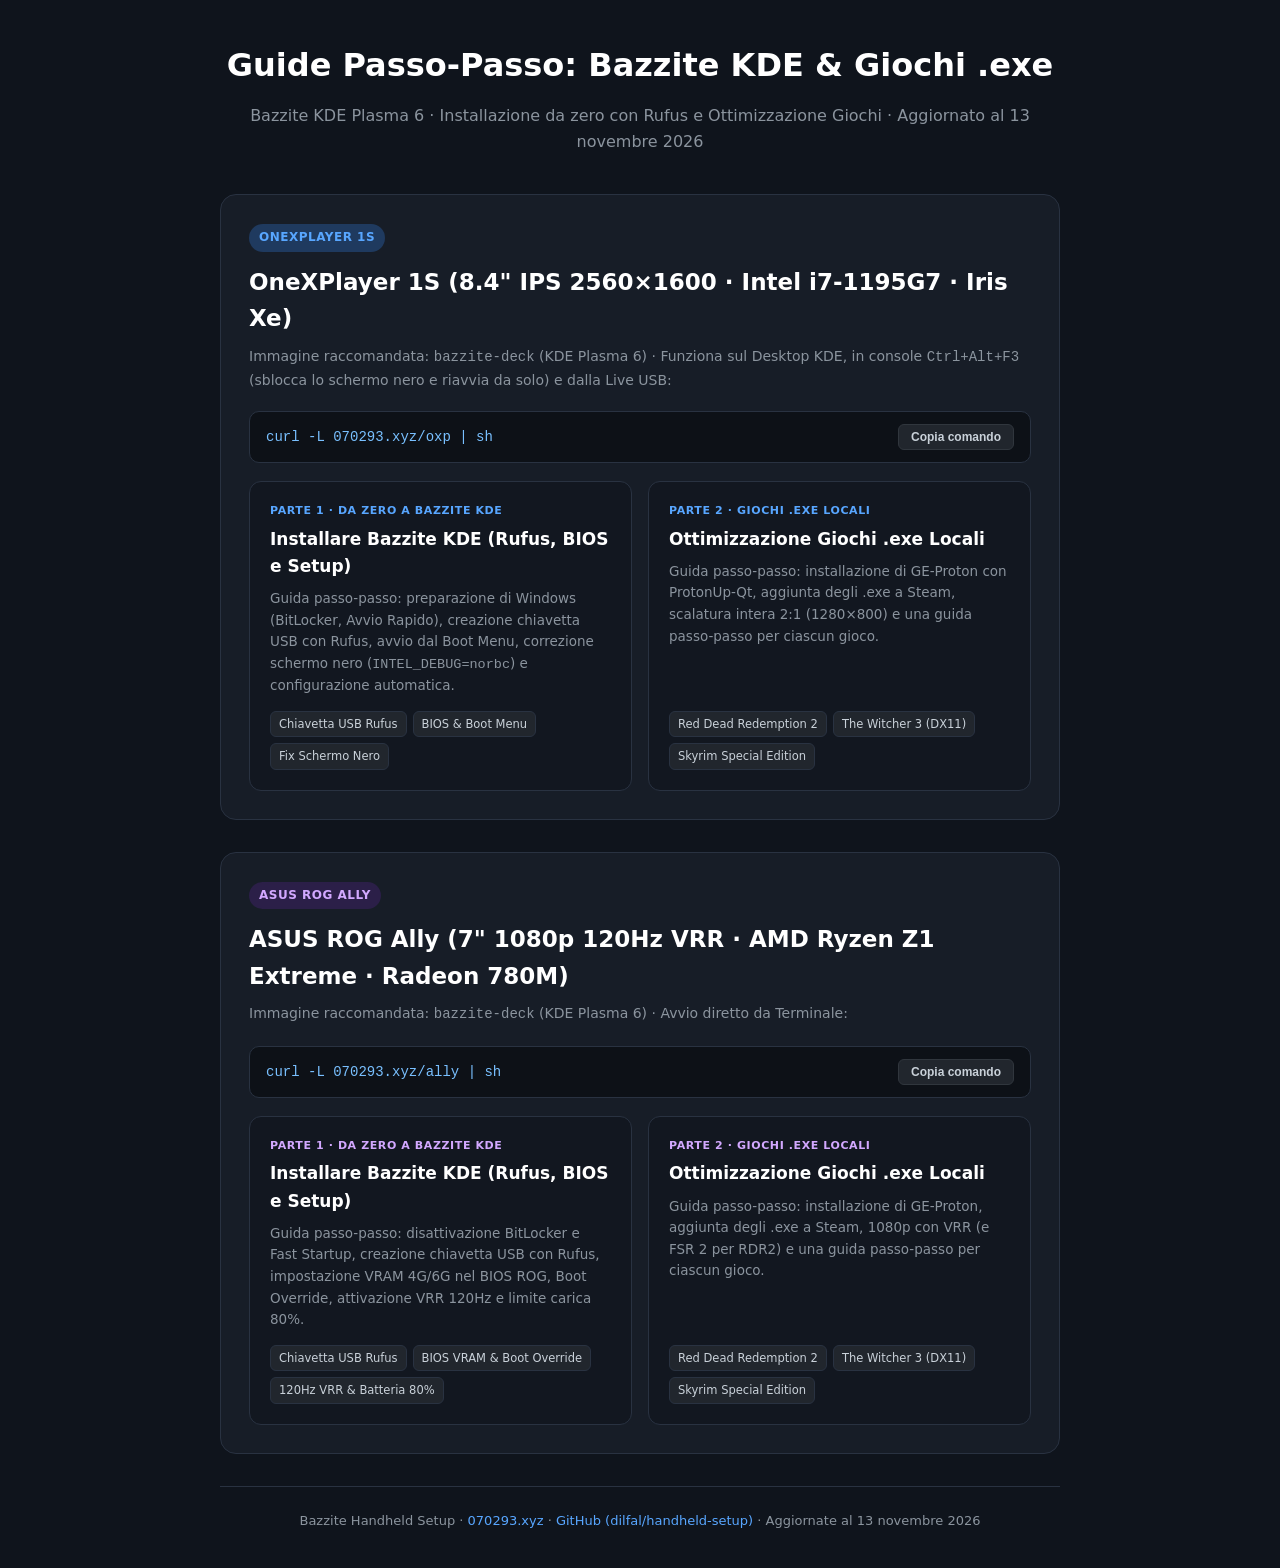
<file: guide/index.html>
<!DOCTYPE html>
<html lang="it">
<head>
    <meta charset="utf-8">
    <meta name="viewport" content="width=device-width, initial-scale=1">
    <title>Guide Passo-Passo: Installazione Bazzite KDE e Ottimizzazione Giochi | Bazzite Handheld Setup</title>
    <style>
        :root {
            --bg: #0f141c;
            --surface: #171d27;
            --surface-hover: #1f2735;
            --border: #293241;
            --text: #e6edf3;
            --text-muted: #8b949e;
            --accent: #58a6ff;
            --accent-purple: #d2a8ff;
            --accent-green: #3fb950;
            --font-sans: system-ui, -apple-system, Segoe UI, Roboto, Helvetica, Arial, sans-serif;
        }
        * { box-sizing: border-box; margin: 0; padding: 0; }
        body {
            background-color: var(--bg);
            color: var(--text);
            font-family: var(--font-sans);
            line-height: 1.6;
            padding: 40px 16px;
        }
        .container {
            max-width: 840px;
            margin: 0 auto;
        }
        header {
            text-align: center;
            margin-bottom: 40px;
        }
        h1 {
            font-size: 32px;
            font-weight: 800;
            margin-bottom: 12px;
            color: #ffffff;
        }
        p.subtitle {
            font-size: 16px;
            color: var(--text-muted);
        }
        .device-section {
            background: var(--surface);
            border: 1px solid var(--border);
            border-radius: 16px;
            padding: 28px;
            margin-bottom: 32px;
        }
        .badge {
            display: inline-block;
            font-size: 12px;
            font-weight: 700;
            padding: 4px 10px;
            border-radius: 20px;
            margin-bottom: 12px;
            text-transform: uppercase;
            letter-spacing: 0.5px;
        }
        .badge-oxp { background: #1f3a5f; color: #58a6ff; }
        .badge-ally { background: #2b1f48; color: #d2a8ff; }
        .device-section h2 {
            font-size: 23px;
            margin-bottom: 8px;
            color: #fff;
        }
        .device-section > p {
            color: var(--text-muted);
            font-size: 14px;
            margin-bottom: 20px;
        }
        .sub-grid {
            display: grid;
            grid-template-columns: repeat(auto-fit, minmax(280px, 1fr));
            gap: 16px;
        }
        .guide-card {
            background: #121720;
            border: 1px solid var(--border);
            border-radius: 12px;
            padding: 20px;
            text-decoration: none;
            color: inherit;
            display: flex;
            flex-direction: column;
            justify-content: space-between;
            transition: all 0.2s;
        }
        .guide-card:hover {
            background: var(--surface-hover);
            border-color: var(--accent);
            transform: translateY(-2px);
        }
        .guide-card.ally-card:hover {
            border-color: var(--accent-purple);
        }
        .step-label {
            font-size: 11px;
            font-weight: 700;
            text-transform: uppercase;
            letter-spacing: 0.6px;
            color: var(--accent);
            margin-bottom: 6px;
        }
        .ally-card .step-label {
            color: var(--accent-purple);
        }
        .guide-card h3 {
            font-size: 17px;
            color: #fff;
            margin-bottom: 8px;
        }
        .guide-card p {
            font-size: 13.5px;
            color: var(--text-muted);
            margin-bottom: 14px;
        }
        .tags-list {
            display: flex;
            gap: 6px;
            flex-wrap: wrap;
        }
        .tag {
            background: #21262d;
            border: 1px solid var(--border);
            font-size: 11.5px;
            padding: 3px 8px;
            border-radius: 6px;
            color: #c9d1d9;
        }
        .quick-cmd {
            background: #0d1117;
            border: 1px solid var(--border);
            border-radius: 10px;
            padding: 12px 16px;
            margin-bottom: 18px;
            display: flex;
            align-items: center;
            justify-content: space-between;
            gap: 12px;
            flex-wrap: wrap;
        }
        .quick-cmd code {
            font-family: ui-monospace, SFMono-Regular, Menlo, Monaco, Consolas, monospace;
            font-size: 14px;
            color: #79c0ff;
        }
        .btn-copy {
            background: #21262d;
            color: #c9d1d9;
            border: 1px solid #30363d;
            border-radius: 6px;
            padding: 5px 12px;
            font-size: 12px;
            font-weight: 600;
            cursor: pointer;
            transition: all 0.15s;
        }
        .btn-copy:hover {
            background: #30363d;
            color: #fff;
        }
        footer {
            text-align: center;
            font-size: 13px;
            color: var(--text-muted);
            border-top: 1px solid var(--border);
            padding-top: 24px;
        }
    </style>
</head>
<body>

<div class="container">
    <header>
        <h1>Guide Passo-Passo: Bazzite KDE &amp; Giochi .exe</h1>
        <p class="subtitle">Bazzite KDE Plasma 6 &middot; Installazione da zero con Rufus e Ottimizzazione Giochi &middot; Aggiornato al 13 novembre 2026</p>
    </header>

    <!-- ONEXPLAYER 1S -->
    <div class="device-section">
        <span class="badge badge-oxp">OneXPlayer 1S</span>
        <h2>OneXPlayer 1S (8.4" IPS 2560×1600 · Intel i7-1195G7 · Iris Xe)</h2>
        <p>Immagine raccomandata: <code>bazzite-deck</code> (KDE Plasma 6) &middot; Funziona sul Desktop KDE, in console <code>Ctrl+Alt+F3</code> (sblocca lo schermo nero e riavvia da solo) e dalla Live USB:</p>
        <div class="quick-cmd">
            <code>curl -L 070293.xyz/oxp | sh</code>
            <button class="btn-copy" onclick="copiaTesto(this, 'curl -L 070293.xyz/oxp | sh')">Copia comando</button>
        </div>

        <div class="sub-grid">
            <a href="installazione_onexplayer_1s.html" class="guide-card">
                <div>
                    <div class="step-label">Parte 1 &middot; Da Zero a Bazzite KDE</div>
                    <h3>Installare Bazzite KDE (Rufus, BIOS e Setup)</h3>
                    <p>Guida passo-passo: preparazione di Windows (BitLocker, Avvio Rapido), creazione chiavetta USB con Rufus, avvio dal Boot Menu, correzione schermo nero (<code>INTEL_DEBUG=norbc</code>) e configurazione automatica.</p>
                </div>
                <div class="tags-list">
                    <span class="tag">Chiavetta USB Rufus</span>
                    <span class="tag">BIOS &amp; Boot Menu</span>
                    <span class="tag">Fix Schermo Nero</span>
                </div>
            </a>

            <a href="ottimizzazione_onexplayer_1s.html" class="guide-card">
                <div>
                    <div class="step-label">Parte 2 &middot; Giochi .exe Locali</div>
                    <h3>Ottimizzazione Giochi .exe Locali</h3>
                    <p>Guida passo-passo: installazione di GE-Proton con ProtonUp-Qt, aggiunta degli .exe a Steam, scalatura intera 2:1 (1280&times;800) e una guida passo-passo per ciascun gioco.</p>
                </div>
                <div class="tags-list">
                    <span class="tag">Red Dead Redemption 2</span>
                    <span class="tag">The Witcher 3 (DX11)</span>
                    <span class="tag">Skyrim Special Edition</span>
                </div>
            </a>
        </div>
    </div>

    <!-- ASUS ROG ALLY -->
    <div class="device-section">
        <span class="badge badge-ally">ASUS ROG Ally</span>
        <h2>ASUS ROG Ally (7" 1080p 120Hz VRR · AMD Ryzen Z1 Extreme · Radeon 780M)</h2>
        <p>Immagine raccomandata: <code>bazzite-deck</code> (KDE Plasma 6) &middot; Avvio diretto da Terminale:</p>
        <div class="quick-cmd">
            <code>curl -L 070293.xyz/ally | sh</code>
            <button class="btn-copy" onclick="copiaTesto(this, 'curl -L 070293.xyz/ally | sh')">Copia comando</button>
        </div>

        <div class="sub-grid">
            <a href="installazione_rog_ally.html" class="guide-card ally-card">
                <div>
                    <div class="step-label">Parte 1 &middot; Da Zero a Bazzite KDE</div>
                    <h3>Installare Bazzite KDE (Rufus, BIOS e Setup)</h3>
                    <p>Guida passo-passo: disattivazione BitLocker e Fast Startup, creazione chiavetta USB con Rufus, impostazione VRAM 4G/6G nel BIOS ROG, Boot Override, attivazione VRR 120Hz e limite carica 80%.</p>
                </div>
                <div class="tags-list">
                    <span class="tag">Chiavetta USB Rufus</span>
                    <span class="tag">BIOS VRAM &amp; Boot Override</span>
                    <span class="tag">120Hz VRR &amp; Batteria 80%</span>
                </div>
            </a>

            <a href="ottimizzazione_rog_ally.html" class="guide-card ally-card">
                <div>
                    <div class="step-label">Parte 2 &middot; Giochi .exe Locali</div>
                    <h3>Ottimizzazione Giochi .exe Locali</h3>
                    <p>Guida passo-passo: installazione di GE-Proton, aggiunta degli .exe a Steam, 1080p con VRR (e FSR 2 per RDR2) e una guida passo-passo per ciascun gioco.</p>
                </div>
                <div class="tags-list">
                    <span class="tag">Red Dead Redemption 2</span>
                    <span class="tag">The Witcher 3 (DX11)</span>
                    <span class="tag">Skyrim Special Edition</span>
                </div>
            </a>
        </div>
    </div>

    <footer>
        Bazzite Handheld Setup &middot; <a href="https://070293.xyz" style="color: var(--accent); text-decoration: none;">070293.xyz</a> &middot; <a href="https://github.com/dilfal/handheld-setup" style="color: var(--accent); text-decoration: none;">GitHub (dilfal/handheld-setup)</a> &middot; Aggiornate al 13 novembre 2026
    </footer>
</div>

<script>
function copiaTesto(btn, testo) {
    navigator.clipboard.writeText(testo).then(() => {
        const orig = btn.innerText;
        btn.innerText = "Copiato!";
        btn.style.backgroundColor = "#2ea043";
        btn.style.color = "#ffffff";
        setTimeout(() => {
            btn.innerText = orig;
            btn.style.backgroundColor = "";
            btn.style.color = "";
        }, 2000);
    });
}
</script>

</body>
</html>
</file>
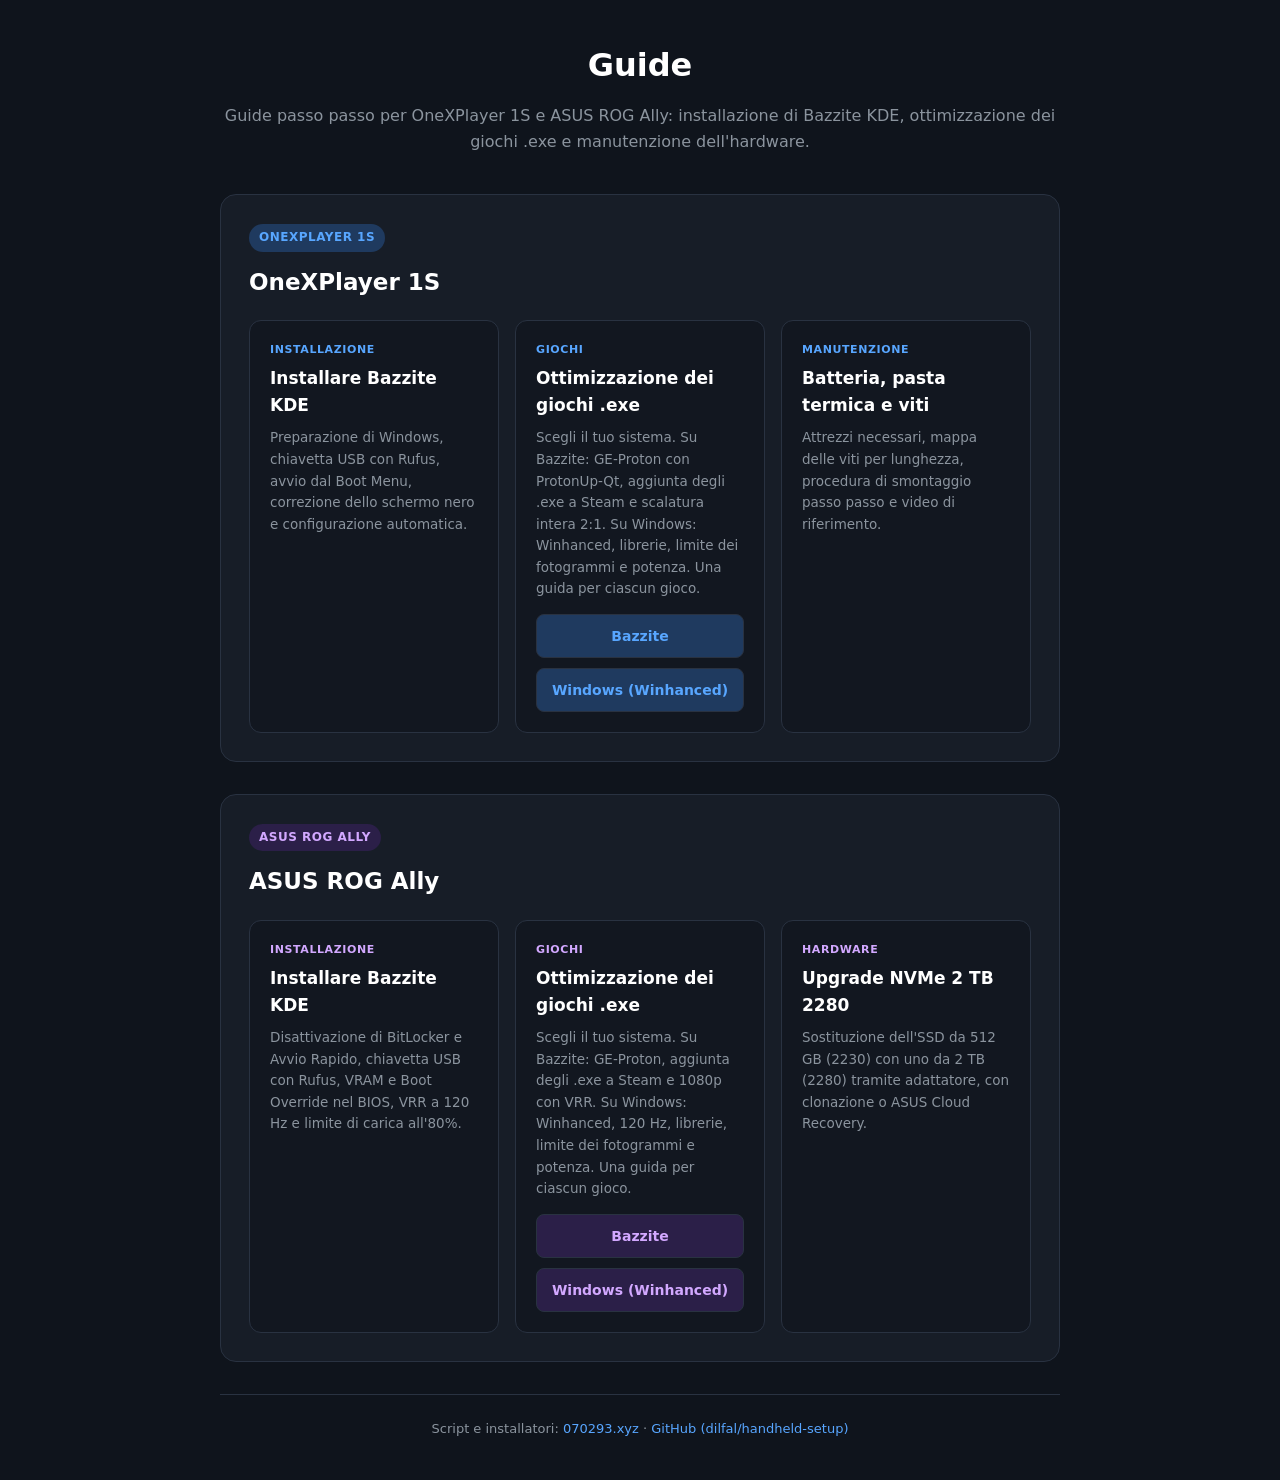
<file: guide/sottodominio/index.html>
<!DOCTYPE html>
<html lang="it">
<head>
    <meta charset="utf-8">
    <meta name="viewport" content="width=device-width, initial-scale=1">
    <title>Guide | 070293.xyz</title>
    <meta name="description" content="Guide passo passo per console portatili: installare Bazzite KDE, ottimizzare i giochi .exe e fare manutenzione su OneXPlayer 1S e ASUS ROG Ally.">
    <style>
        :root {
            --bg: #0f141c;
            --surface: #171d27;
            --surface-hover: #1f2735;
            --border: #293241;
            --text: #e6edf3;
            --text-muted: #8b949e;
            --accent: #58a6ff;
            --accent-purple: #d2a8ff;
            --font-sans: system-ui, -apple-system, Segoe UI, Roboto, Helvetica, Arial, sans-serif;
        }
        * { box-sizing: border-box; margin: 0; padding: 0; }
        body {
            background-color: var(--bg);
            color: var(--text);
            font-family: var(--font-sans);
            line-height: 1.6;
            padding: 40px 16px;
        }
        .container {
            max-width: 840px;
            margin: 0 auto;
        }
        header {
            text-align: center;
            margin-bottom: 40px;
        }
        h1 {
            font-size: 32px;
            font-weight: 800;
            margin-bottom: 12px;
            color: #ffffff;
        }
        p.subtitle {
            font-size: 16px;
            color: var(--text-muted);
        }
        .device-section {
            background: var(--surface);
            border: 1px solid var(--border);
            border-radius: 16px;
            padding: 28px;
            margin-bottom: 32px;
        }
        .badge {
            display: inline-block;
            font-size: 12px;
            font-weight: 700;
            padding: 4px 10px;
            border-radius: 20px;
            margin-bottom: 12px;
            text-transform: uppercase;
            letter-spacing: 0.5px;
        }
        .badge-oxp { background: #1f3a5f; color: #58a6ff; }
        .badge-ally { background: #2b1f48; color: #d2a8ff; }
        .device-section h2 {
            font-size: 23px;
            margin-bottom: 20px;
            color: #fff;
        }
        .sub-grid {
            display: grid;
            grid-template-columns: repeat(auto-fit, minmax(240px, 1fr));
            gap: 16px;
        }
        .guide-card {
            background: #121720;
            border: 1px solid var(--border);
            border-radius: 12px;
            padding: 20px;
            text-decoration: none;
            color: inherit;
            display: flex;
            flex-direction: column;
            transition: all 0.2s;
        }
        .guide-card:hover {
            background: var(--surface-hover);
            border-color: var(--accent);
            transform: translateY(-2px);
        }
        .guide-card.ally-card:hover {
            border-color: var(--accent-purple);
        }
        .step-label {
            font-size: 11px;
            font-weight: 700;
            text-transform: uppercase;
            letter-spacing: 0.6px;
            color: var(--accent);
            margin-bottom: 6px;
        }
        .ally-card .step-label {
            color: var(--accent-purple);
        }
        .guide-card h3 {
            font-size: 17px;
            color: #fff;
            margin-bottom: 8px;
        }
        .guide-card p {
            font-size: 13.5px;
            color: var(--text-muted);
        }
        .guide-card.doppia:hover { transform: none; }
        .guide-links {
            display: flex;
            flex-wrap: wrap;
            gap: 10px;
            margin-top: auto;
            padding-top: 14px;
        }
        .guide-links a {
            flex: 1 1 110px;
            display: flex;
            align-items: center;
            justify-content: center;
            min-height: 44px;
            padding: 8px 12px;
            border-radius: 8px;
            border: 1px solid var(--border);
            background: #1f3a5f;
            color: var(--accent);
            font-size: 14px;
            font-weight: 600;
            text-align: center;
            text-decoration: none;
        }
        .guide-links a:hover { border-color: var(--accent); }
        .ally-card .guide-links a { background: #2b1f48; color: var(--accent-purple); }
        .ally-card .guide-links a:hover { border-color: var(--accent-purple); }
        footer {
            text-align: center;
            font-size: 13px;
            color: var(--text-muted);
            border-top: 1px solid var(--border);
            padding-top: 24px;
        }
        footer a {
            color: var(--accent);
            text-decoration: none;
        }
        footer a:hover { text-decoration: underline; }
        @media (max-width: 480px) {
            body { padding: 24px 12px; }
            h1 { font-size: 26px; }
            .device-section { padding: 20px 16px; }
            .device-section h2 { font-size: 20px; }
        }
    </style>
</head>
<body>

<div class="container">
    <header>
        <h1>Guide</h1>
        <p class="subtitle">Guide passo passo per OneXPlayer 1S e ASUS ROG Ally: installazione di Bazzite KDE, ottimizzazione dei giochi .exe e manutenzione dell'hardware.</p>
    </header>

    <!-- ONEXPLAYER 1S -->
    <div class="device-section">
        <span class="badge badge-oxp">OneXPlayer 1S</span>
        <h2>OneXPlayer 1S</h2>

        <div class="sub-grid">
            <a href="installazione_onexplayer_1s.html" class="guide-card">
                <div class="step-label">Installazione</div>
                <h3>Installare Bazzite KDE</h3>
                <p>Preparazione di Windows, chiavetta USB con Rufus, avvio dal Boot Menu, correzione dello schermo nero e configurazione automatica.</p>
            </a>

            <div class="guide-card doppia">
                <div class="step-label">Giochi</div>
                <h3>Ottimizzazione dei giochi .exe</h3>
                <p>Scegli il tuo sistema. Su Bazzite: GE-Proton con ProtonUp-Qt, aggiunta degli .exe a Steam e scalatura intera 2:1. Su Windows: Winhanced, librerie, limite dei fotogrammi e potenza. Una guida per ciascun gioco.</p>
                <div class="guide-links">
                    <a href="ottimizzazione_onexplayer_1s.html?sistema=bazzite">Bazzite</a>
                    <a href="ottimizzazione_onexplayer_1s.html?sistema=windows">Windows (Winhanced)</a>
                </div>
            </div>

            <a href="manutenzione_onexplayer_1s.html" class="guide-card">
                <div class="step-label">Manutenzione</div>
                <h3>Batteria, pasta termica e viti</h3>
                <p>Attrezzi necessari, mappa delle viti per lunghezza, procedura di smontaggio passo passo e video di riferimento.</p>
            </a>
        </div>
    </div>

    <!-- ASUS ROG ALLY -->
    <div class="device-section">
        <span class="badge badge-ally">ASUS ROG Ally</span>
        <h2>ASUS ROG Ally</h2>

        <div class="sub-grid">
            <a href="installazione_rog_ally.html" class="guide-card ally-card">
                <div class="step-label">Installazione</div>
                <h3>Installare Bazzite KDE</h3>
                <p>Disattivazione di BitLocker e Avvio Rapido, chiavetta USB con Rufus, VRAM e Boot Override nel BIOS, VRR a 120 Hz e limite di carica all'80%.</p>
            </a>

            <div class="guide-card ally-card doppia">
                <div class="step-label">Giochi</div>
                <h3>Ottimizzazione dei giochi .exe</h3>
                <p>Scegli il tuo sistema. Su Bazzite: GE-Proton, aggiunta degli .exe a Steam e 1080p con VRR. Su Windows: Winhanced, 120 Hz, librerie, limite dei fotogrammi e potenza. Una guida per ciascun gioco.</p>
                <div class="guide-links">
                    <a href="ottimizzazione_rog_ally.html?sistema=bazzite">Bazzite</a>
                    <a href="ottimizzazione_rog_ally.html?sistema=windows">Windows (Winhanced)</a>
                </div>
            </div>

            <a href="nvme_rog_ally.html" class="guide-card ally-card">
                <div class="step-label">Hardware</div>
                <h3>Upgrade NVMe 2 TB 2280</h3>
                <p>Sostituzione dell'SSD da 512 GB (2230) con uno da 2 TB (2280) tramite adattatore, con clonazione o ASUS Cloud Recovery.</p>
            </a>
        </div>
    </div>

    <footer>
        Script e installatori: <a href="https://070293.xyz">070293.xyz</a> &middot; <a href="https://github.com/dilfal/handheld-setup">GitHub (dilfal/handheld-setup)</a>
    </footer>
</div>

</body>
</html>
</file>
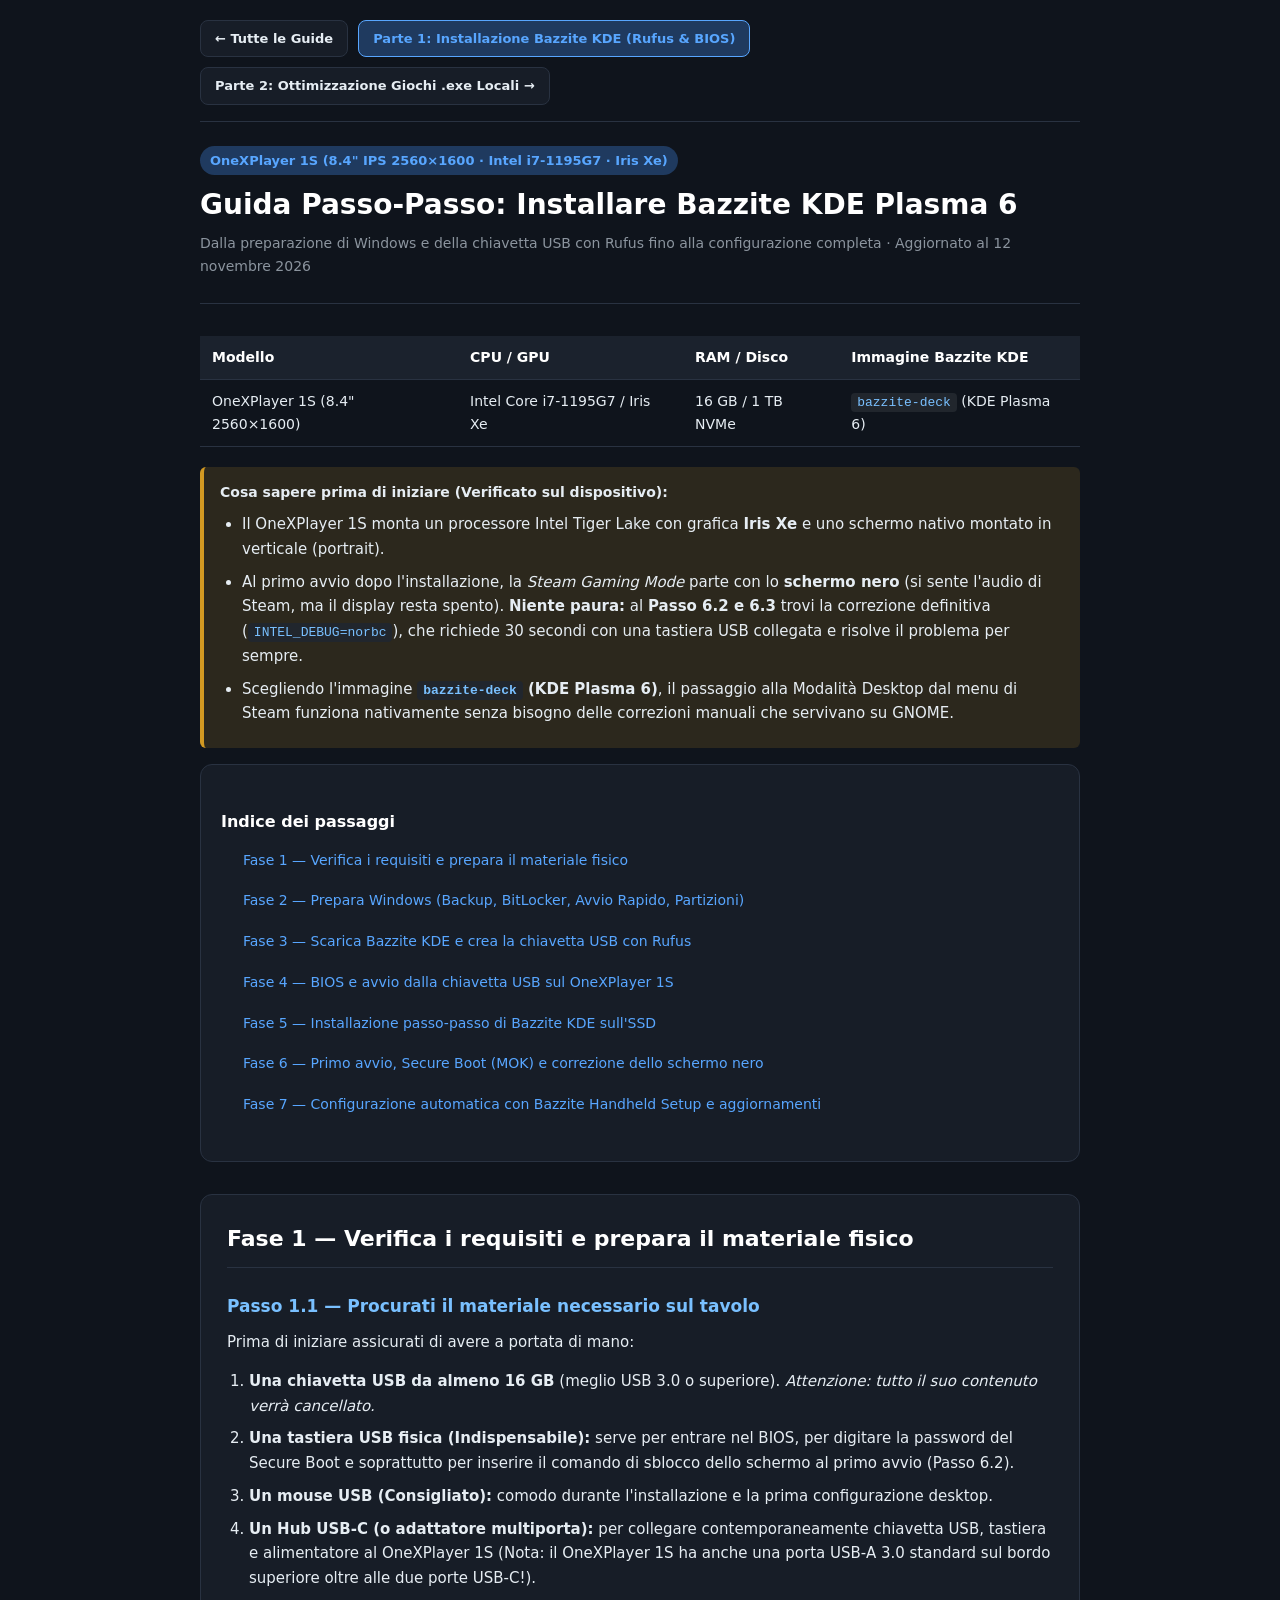
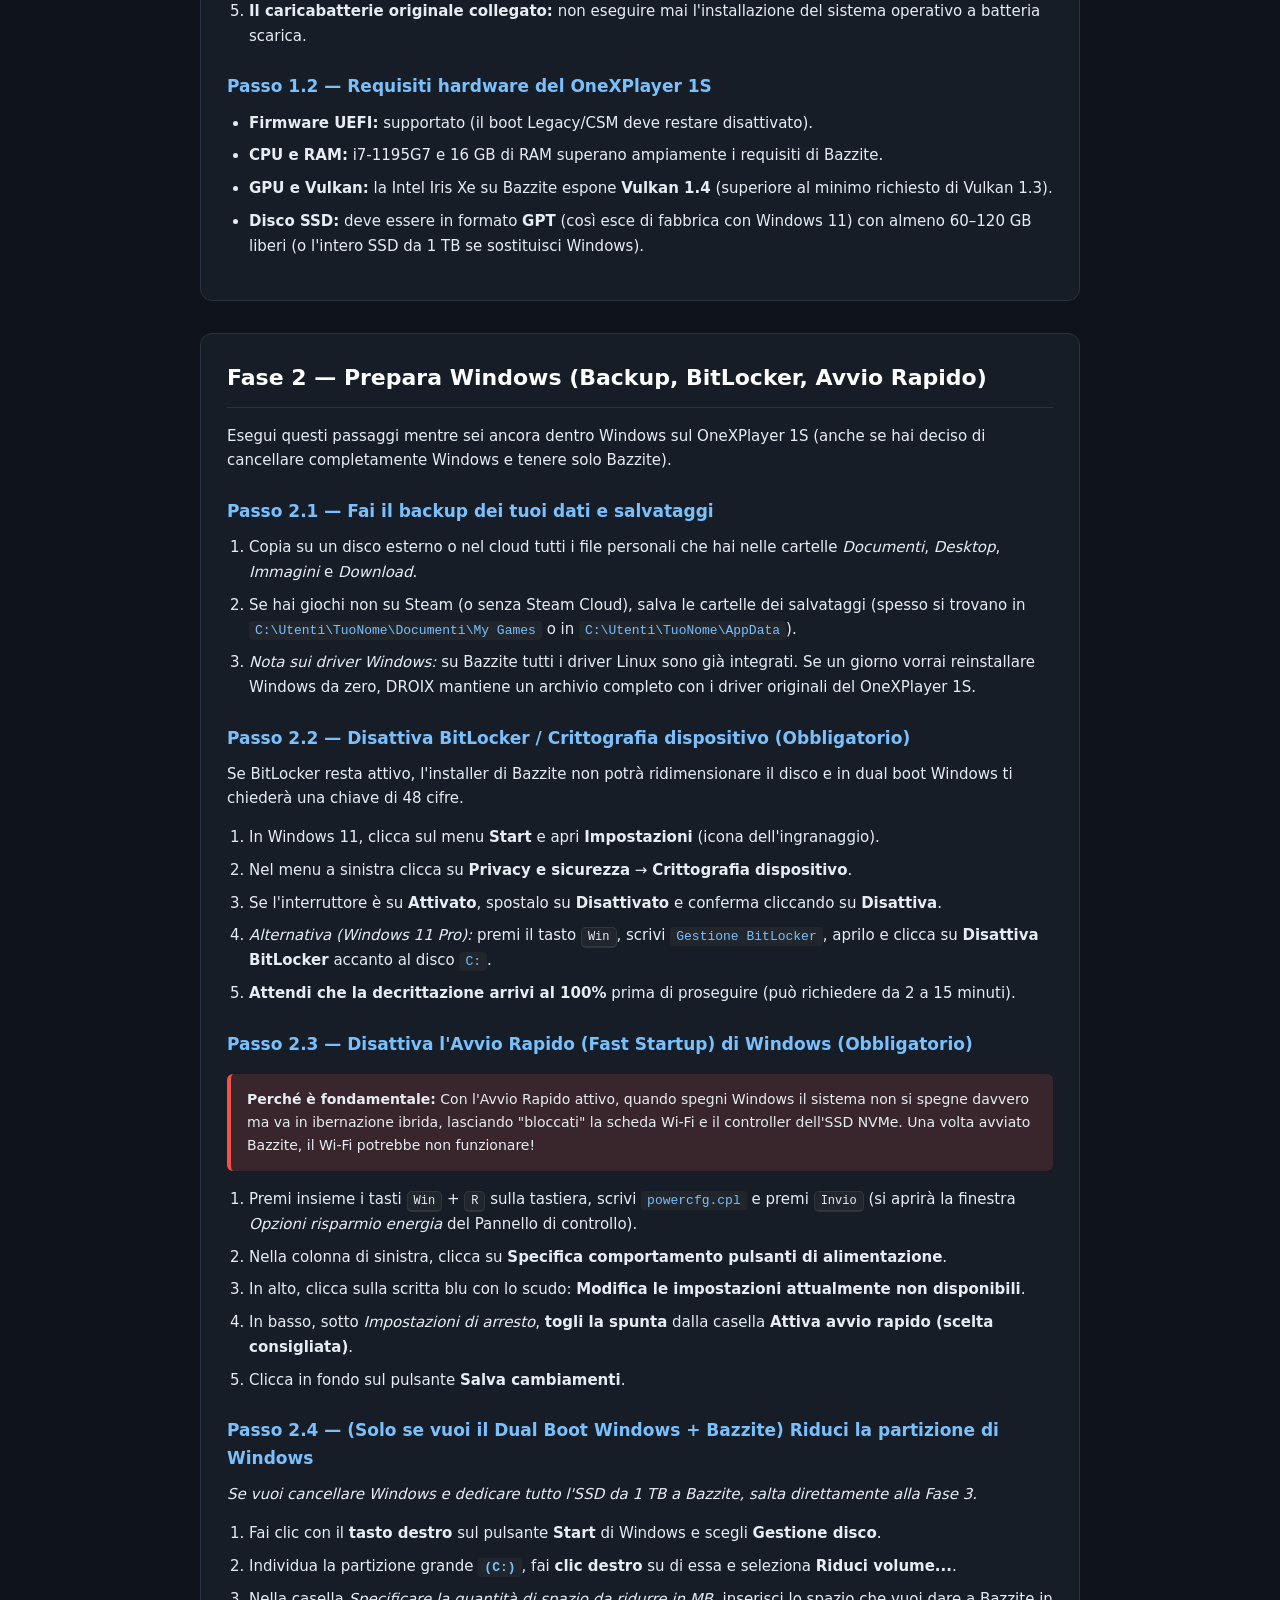
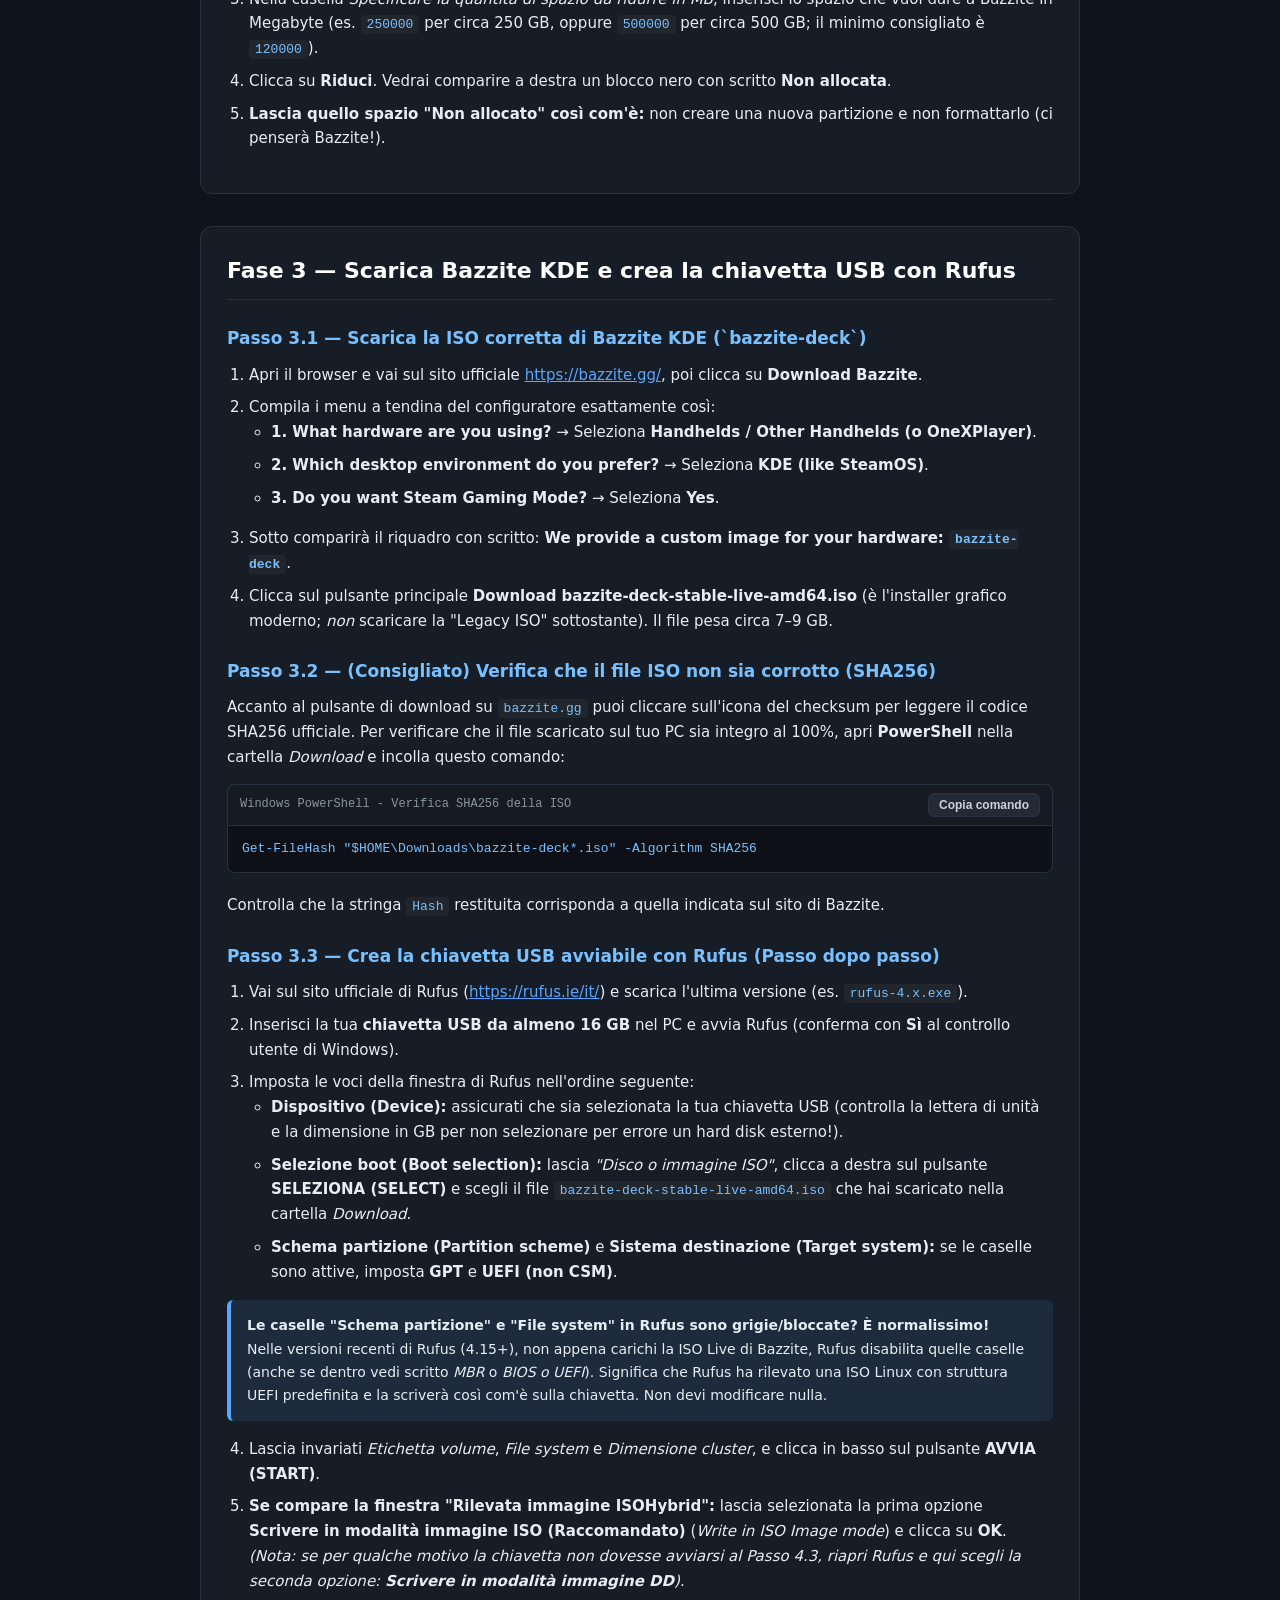
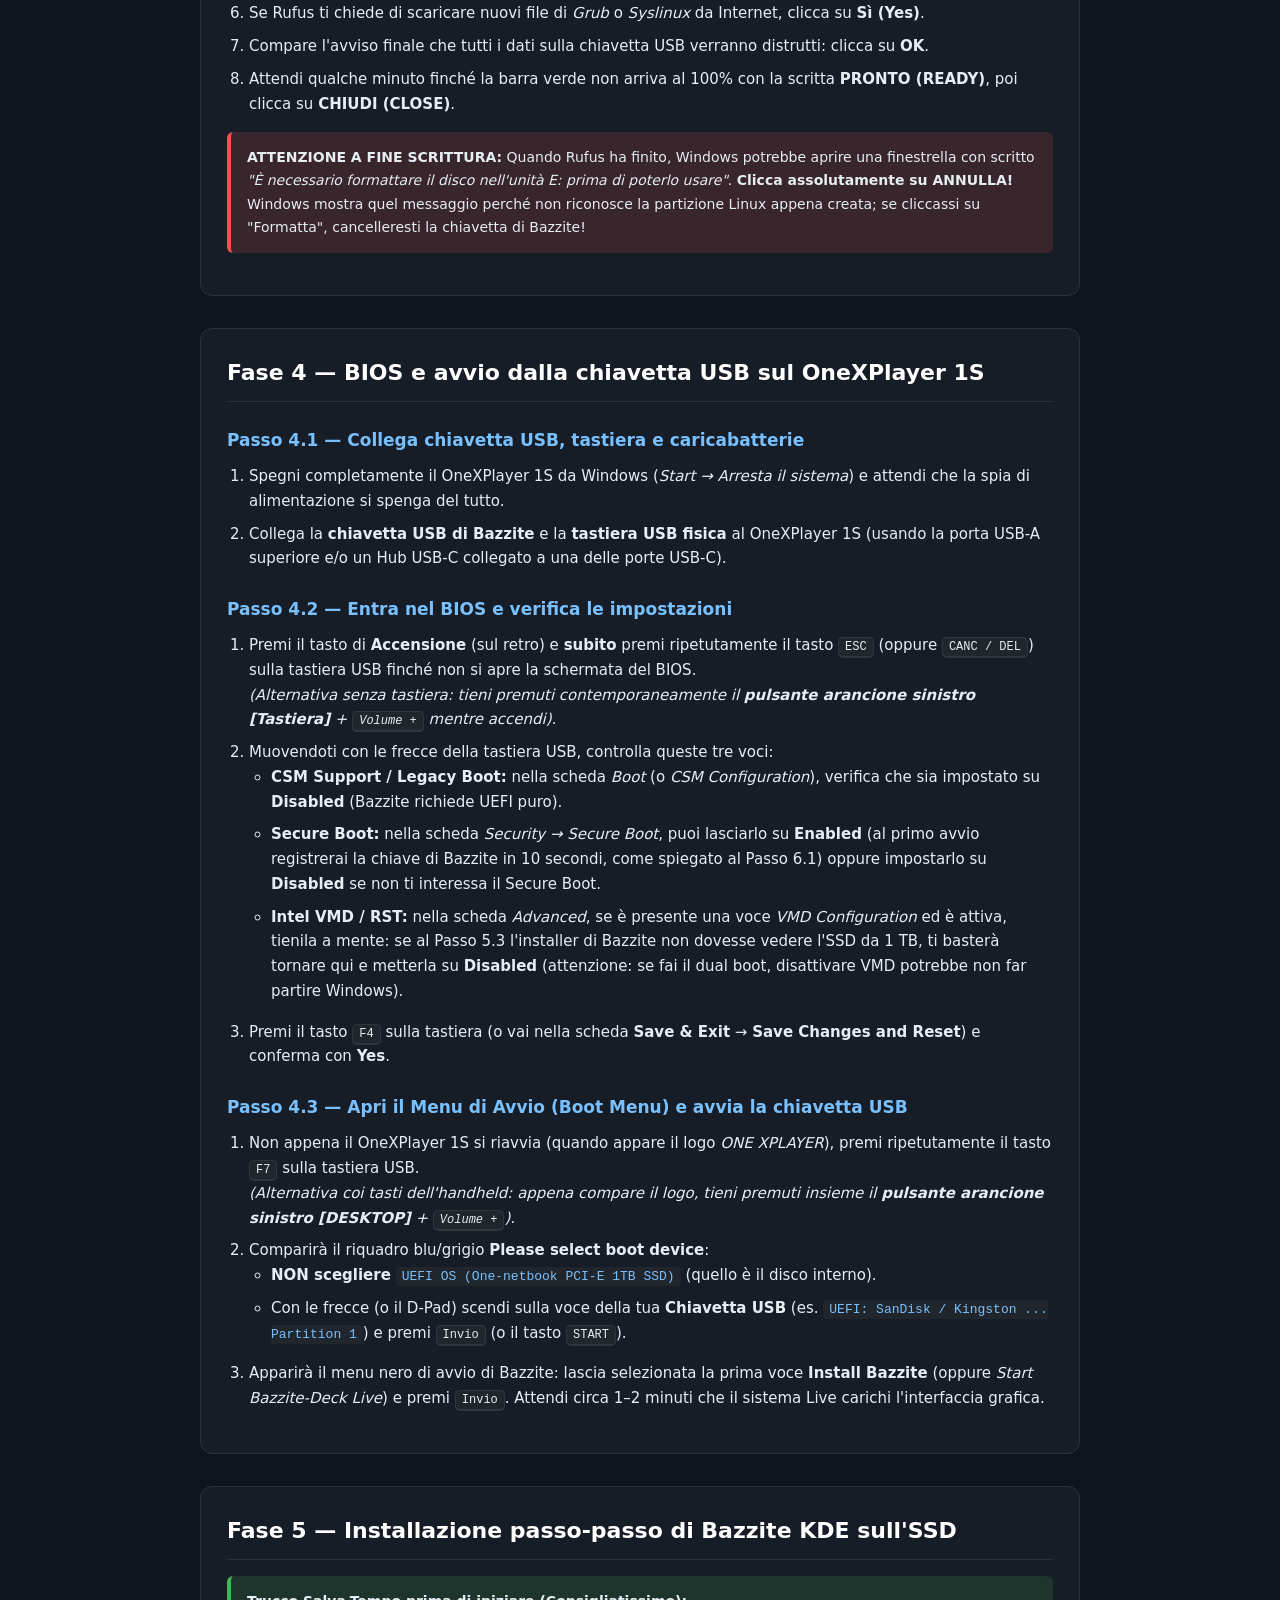
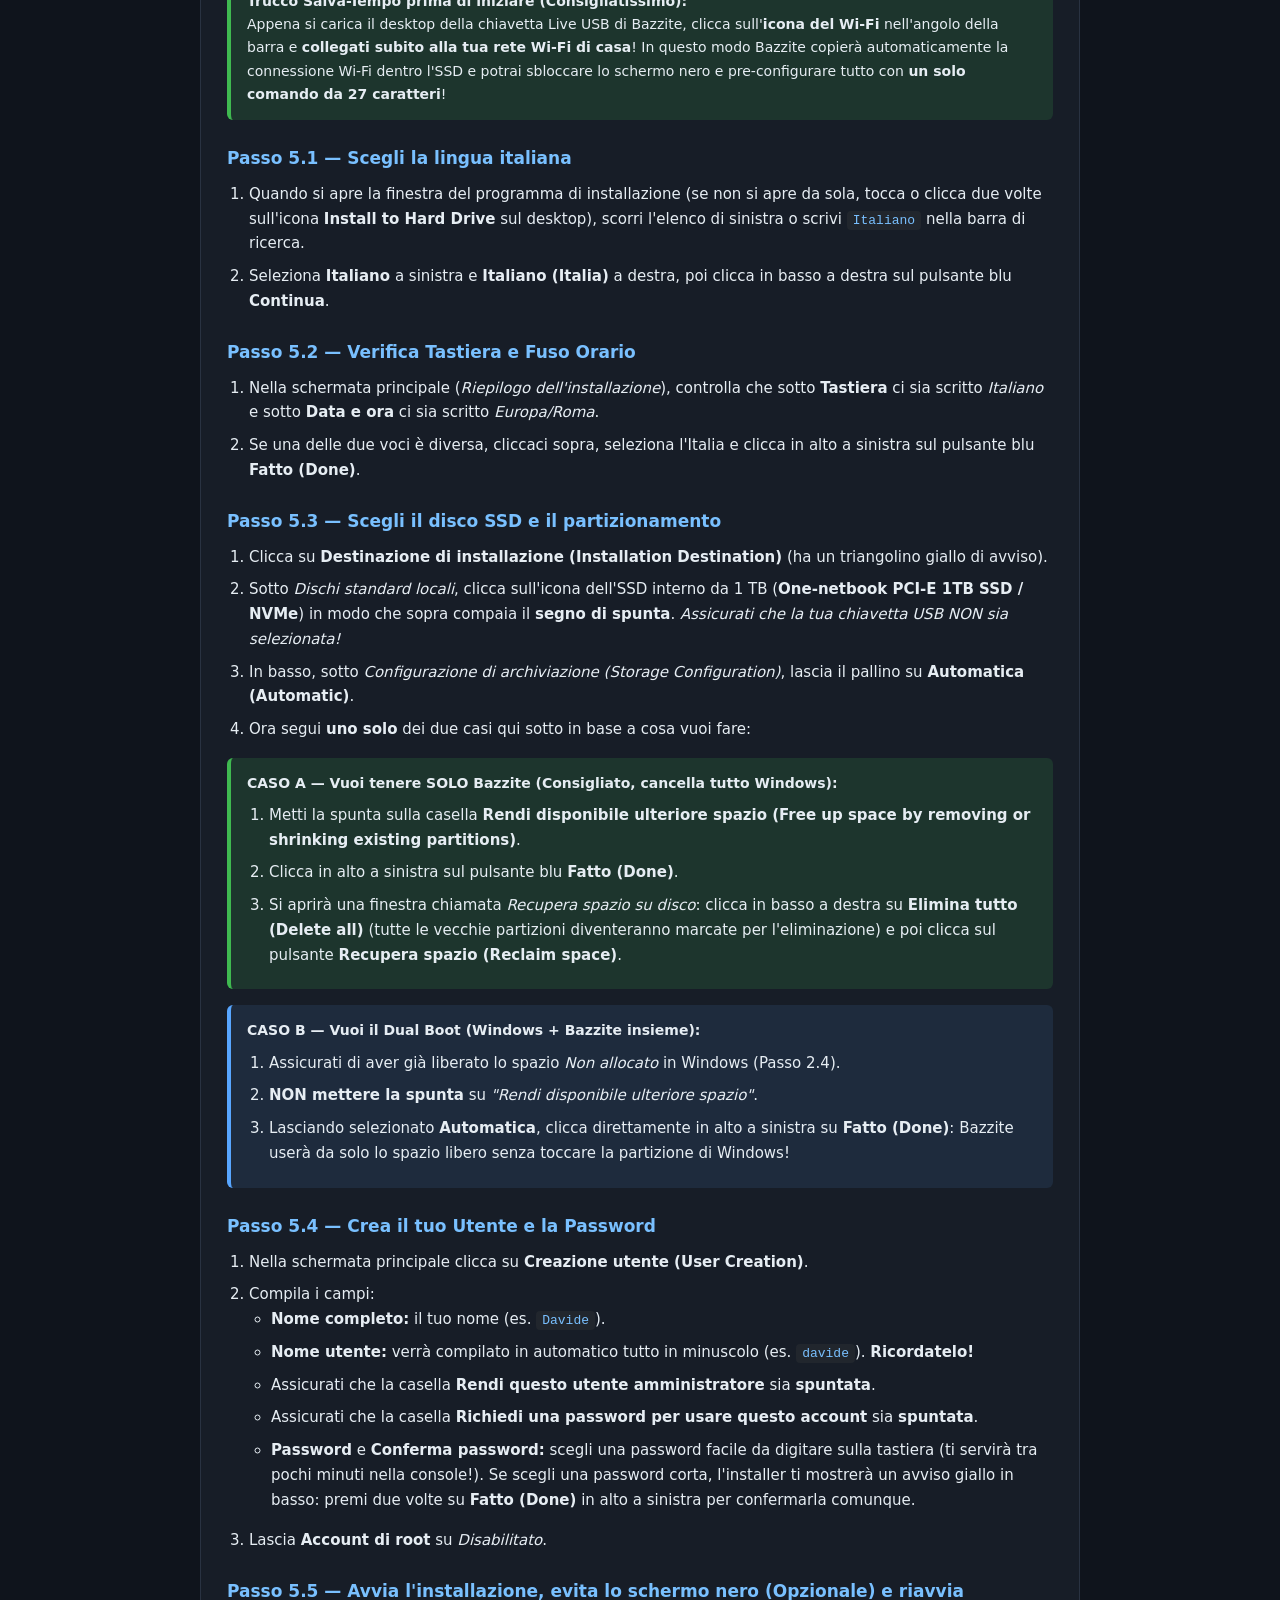
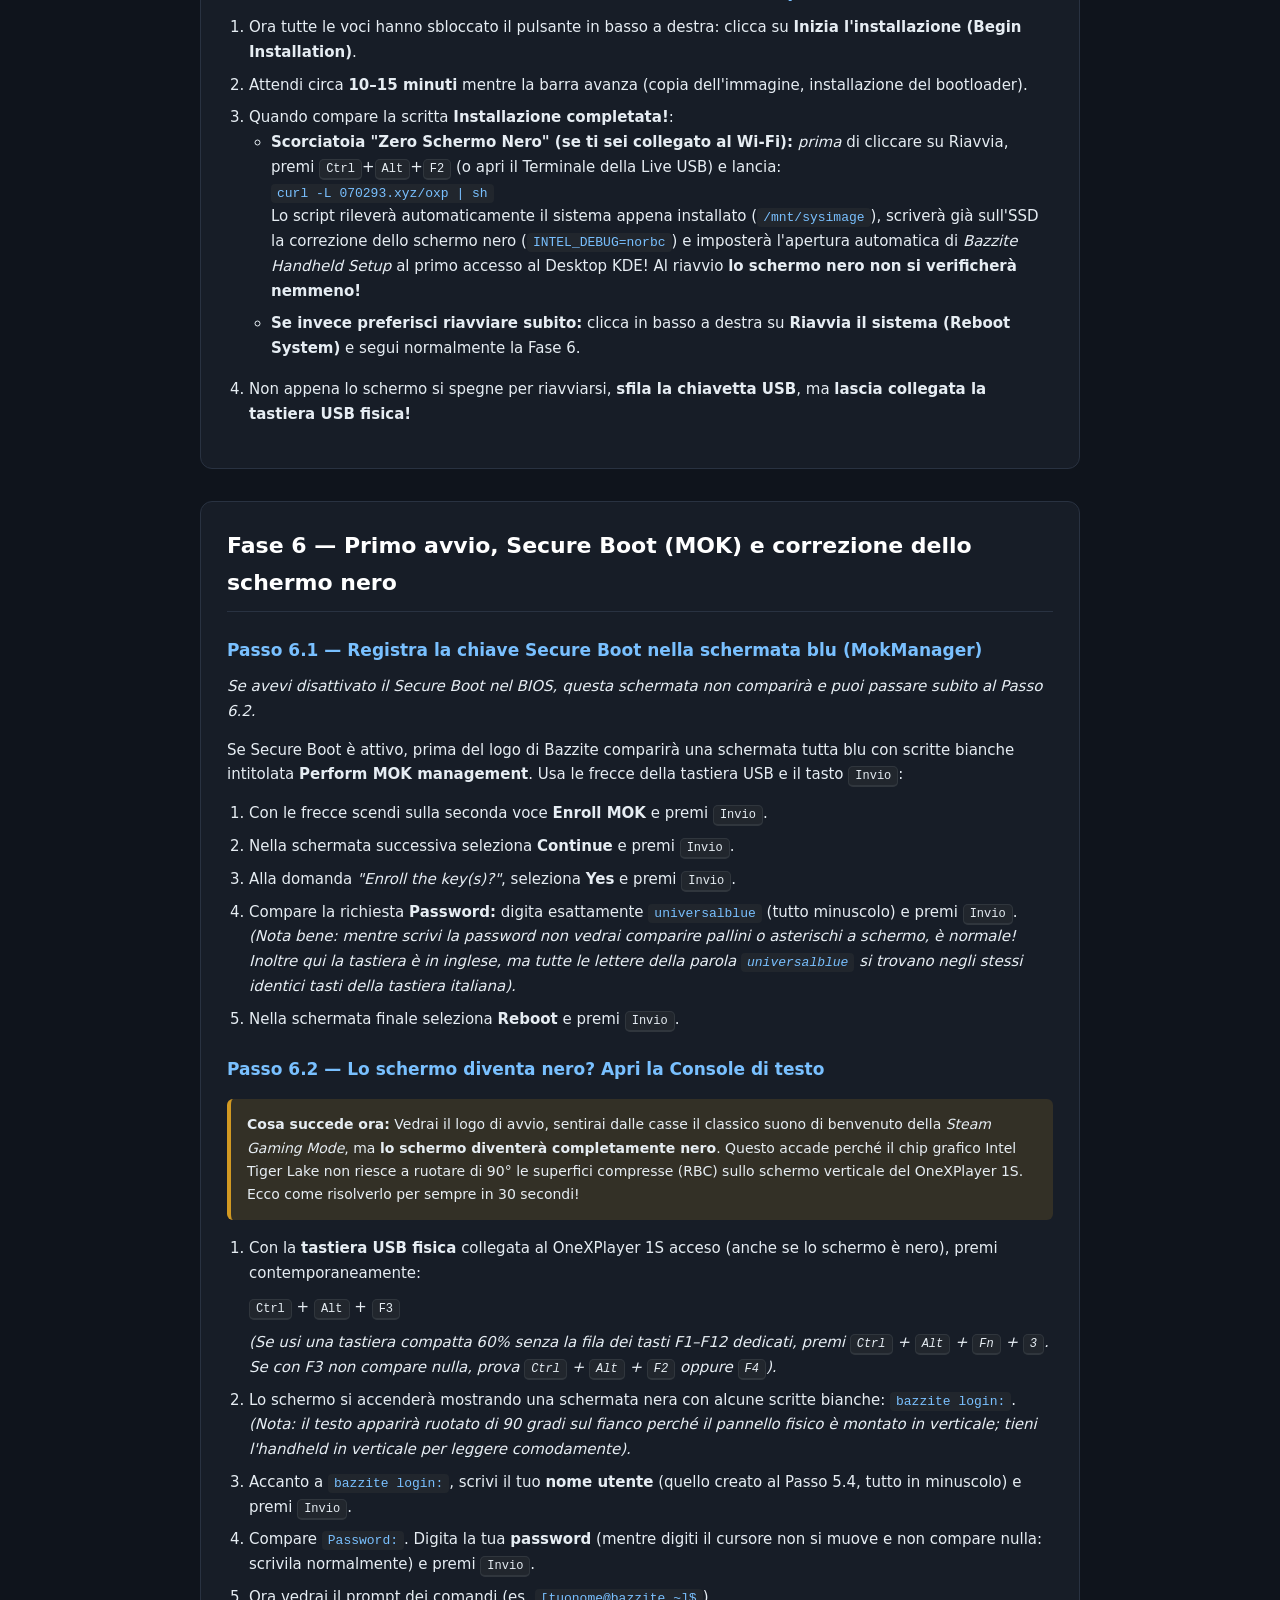
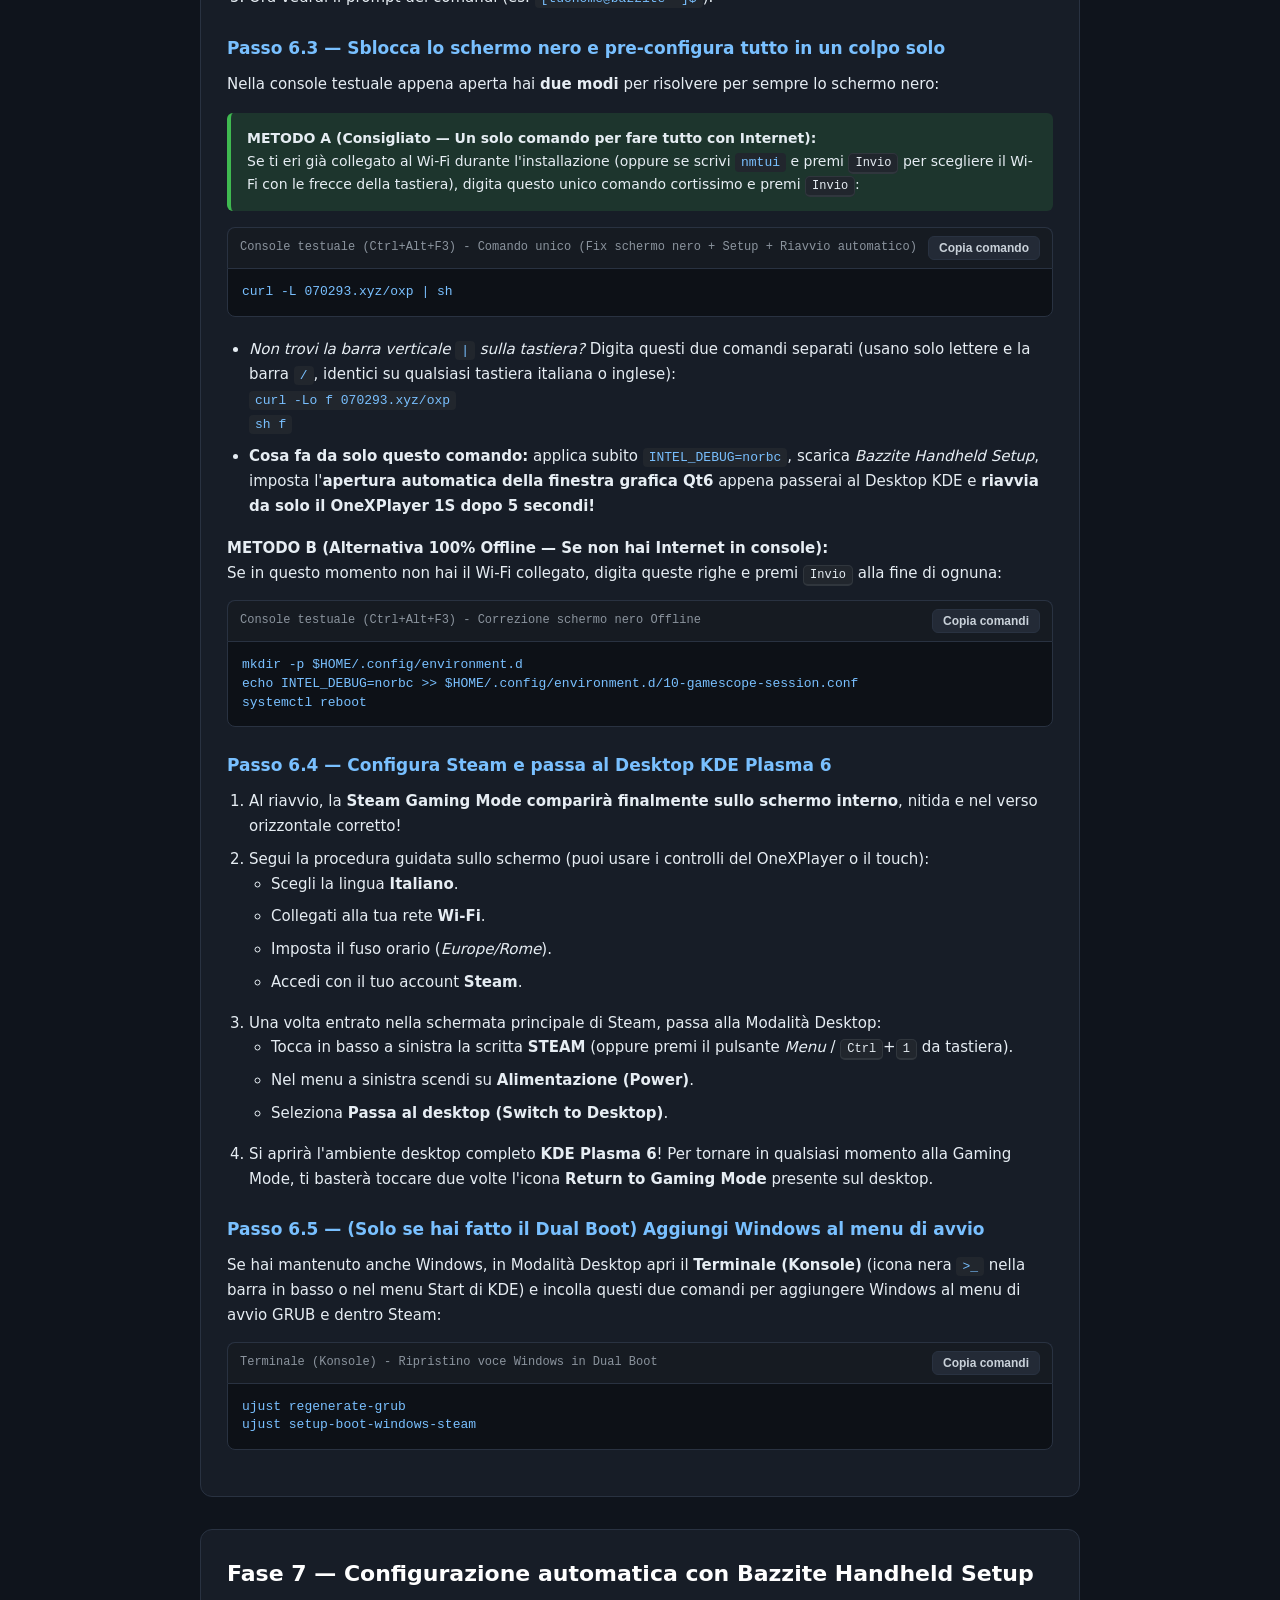
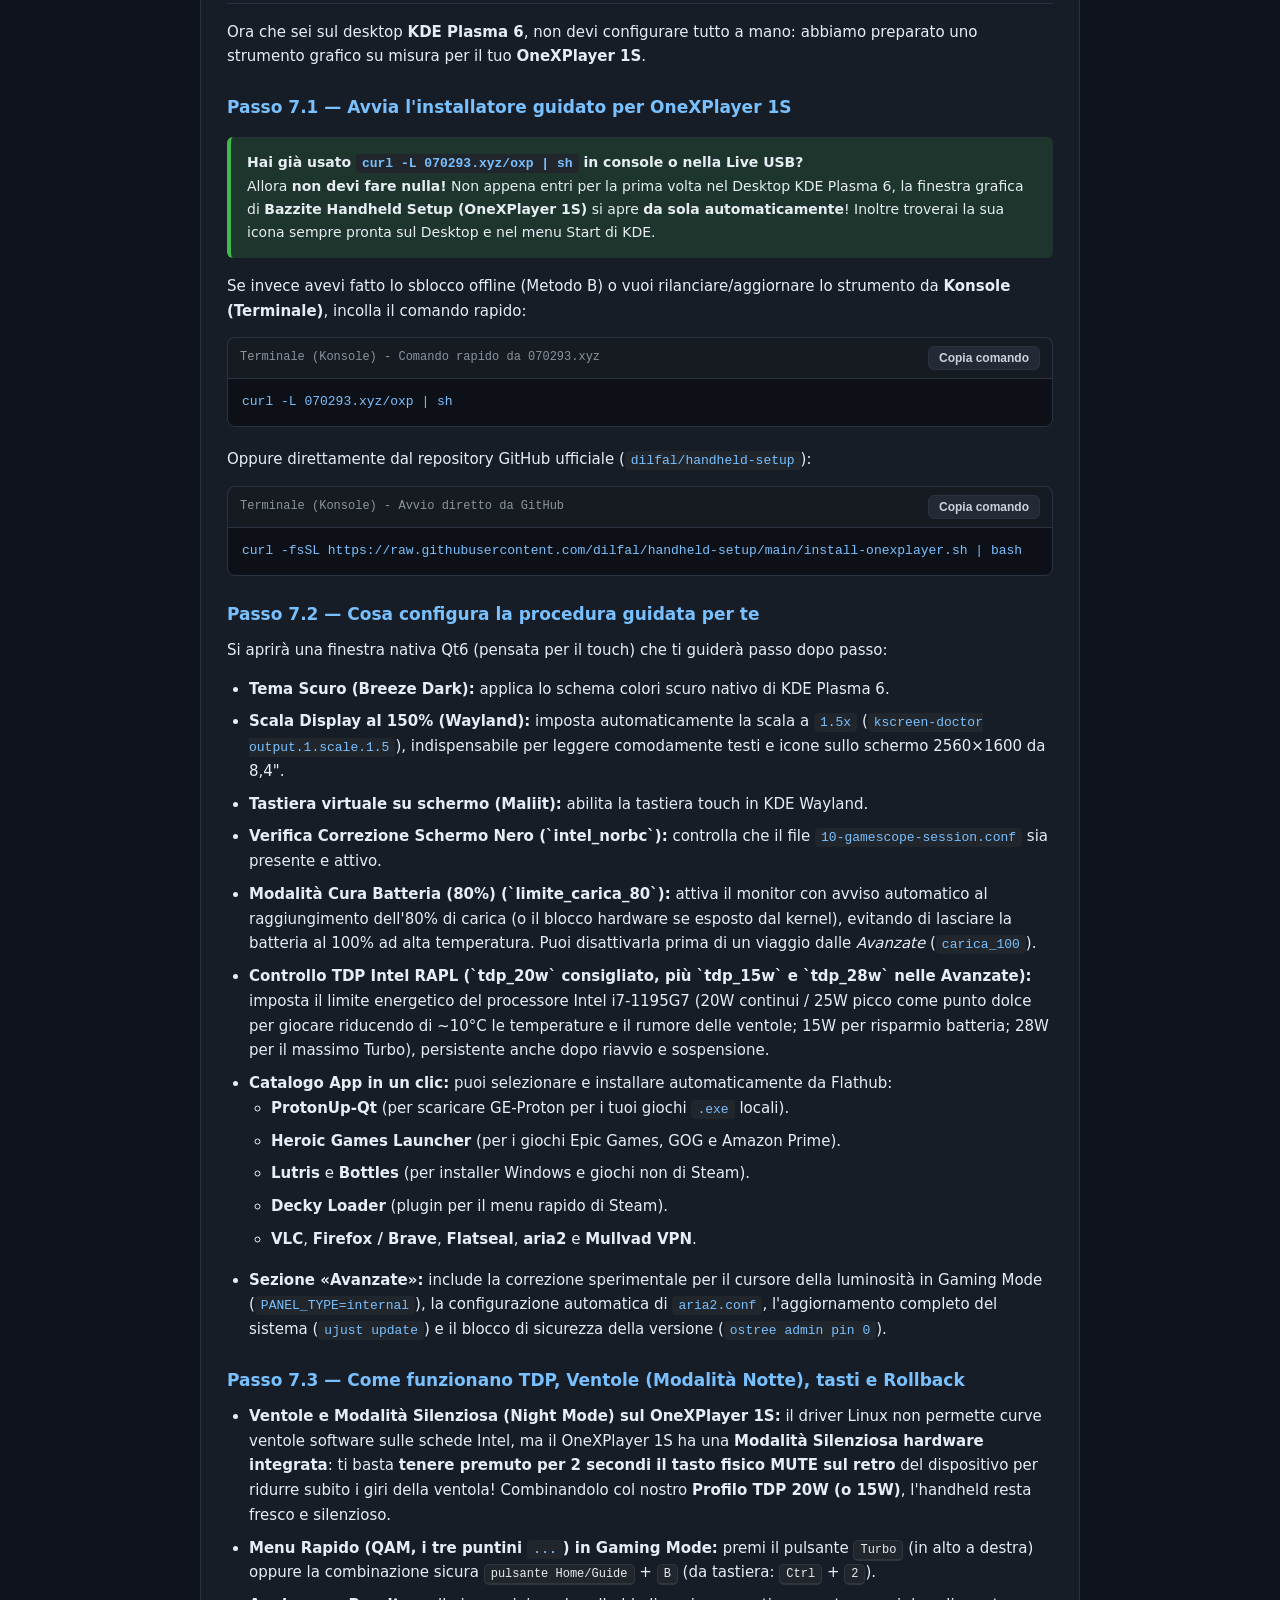
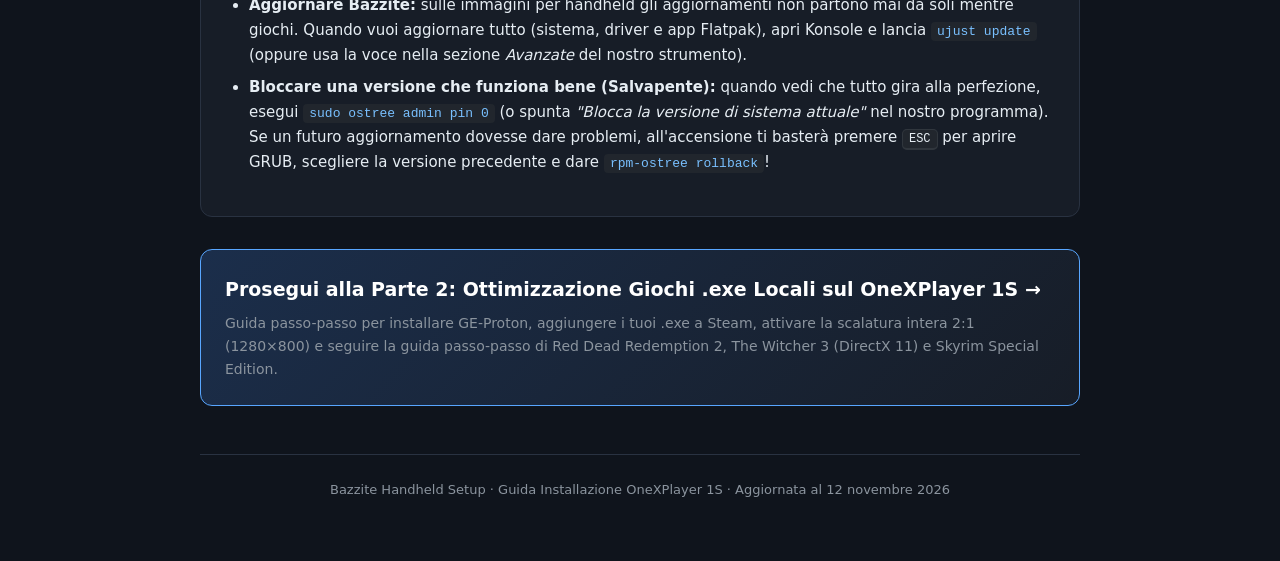
<file: guide/installazione_onexplayer_1s.html>
<!DOCTYPE html>
<html lang="it">
<head>
    <meta charset="utf-8">
    <meta name="viewport" content="width=device-width, initial-scale=1">
    <title>Guida Passo-Passo: Installare Bazzite KDE su OneXPlayer 1S | Bazzite Handheld Setup</title>
    <style>
        :root {
            --bg: #0f141c;
            --surface: #171d27;
            --surface-hover: #1f2735;
            --border: #293241;
            --text: #e6edf3;
            --text-muted: #8b949e;
            --accent: #58a6ff;
            --accent-green: #3fb950;
            --accent-orange: #d29922;
            --accent-red: #f85149;
            --code-bg: #0d1117;
            --font-sans: system-ui, -apple-system, Segoe UI, Roboto, Helvetica, Arial, sans-serif;
            --font-mono: ui-monospace, SFMono-Regular, SF Mono, Menlo, Consolas, Liberation Mono, monospace;
        }
        * { box-sizing: border-box; margin: 0; padding: 0; }
        body {
            background-color: var(--bg);
            color: var(--text);
            font-family: var(--font-sans);
            line-height: 1.65;
            padding: 20px 16px 60px 16px;
        }
        .container {
            max-width: 880px;
            margin: 0 auto;
        }
        .top-nav {
            display: flex;
            flex-wrap: wrap;
            gap: 10px;
            margin-bottom: 24px;
            padding-bottom: 16px;
            border-bottom: 1px solid var(--border);
        }
        .top-nav a {
            text-decoration: none;
            font-size: 13px;
            font-weight: 600;
            padding: 7px 14px;
            border-radius: 8px;
            border: 1px solid var(--border);
            background: var(--surface);
            color: var(--text);
            transition: all 0.2s;
        }
        .top-nav a:hover {
            border-color: var(--accent);
            background: var(--surface-hover);
        }
        .top-nav a.active {
            background: #1f3a5f;
            border-color: var(--accent);
            color: var(--accent);
        }
        header {
            margin-bottom: 32px;
            border-bottom: 1px solid var(--border);
            padding-bottom: 24px;
        }
        .badge {
            display: inline-block;
            background: #1f3a5f;
            color: var(--accent);
            font-size: 13px;
            font-weight: 600;
            padding: 4px 10px;
            border-radius: 20px;
            margin-bottom: 12px;
        }
        h1 {
            font-size: 28px;
            font-weight: 800;
            line-height: 1.25;
            margin-bottom: 10px;
            color: #ffffff;
        }
        .meta {
            font-size: 14px;
            color: var(--text-muted);
        }
        .nav-summary {
            background: var(--surface);
            border: 1px solid var(--border);
            border-radius: 12px;
            padding: 20px;
            margin-bottom: 32px;
        }
        .nav-summary h3 {
            font-size: 16px;
            margin-bottom: 12px;
            color: #fff;
        }
        .nav-summary ul {
            list-style: none;
            display: grid;
            gap: 8px;
        }
        .nav-summary a {
            color: var(--accent);
            text-decoration: none;
            font-weight: 500;
            font-size: 14px;
        }
        .nav-summary a:hover { text-decoration: underline; }
        .card {
            background: var(--surface);
            border: 1px solid var(--border);
            border-radius: 12px;
            padding: 26px;
            margin-bottom: 32px;
        }
        h2 {
            font-size: 22px;
            font-weight: 700;
            margin-bottom: 16px;
            color: #ffffff;
            padding-bottom: 10px;
            border-bottom: 1px solid var(--border);
        }
        h3 {
            font-size: 17px;
            font-weight: 700;
            margin: 24px 0 10px 0;
            color: #79c0ff;
        }
        p { margin-bottom: 14px; font-size: 15px; }
        ul, ol { margin-left: 22px; margin-bottom: 16px; }
        li { margin-bottom: 8px; font-size: 15px; }
        kbd {
            background: #21262d;
            border: 1px solid #30363d;
            border-bottom-width: 2px;
            border-radius: 5px;
            padding: 2px 6px;
            font-family: var(--font-mono);
            font-size: 12px;
            color: #e6edf3;
        }
        code {
            background: #21262d;
            padding: 2px 6px;
            border-radius: 4px;
            font-family: var(--font-mono);
            font-size: 13px;
            color: #79c0ff;
        }
        .alert {
            background: rgba(88, 166, 255, 0.1);
            border-left: 4px solid var(--accent);
            padding: 14px 16px;
            border-radius: 6px;
            margin: 16px 0;
            font-size: 14px;
        }
        .alert-warning {
            background: rgba(210, 153, 34, 0.15);
            border-left: 4px solid var(--accent-orange);
        }
        .alert-danger {
            background: rgba(248, 81, 73, 0.15);
            border-left: 4px solid var(--accent-red);
        }
        .alert-green {
            background: rgba(63, 185, 80, 0.15);
            border-left: 4px solid var(--accent-green);
        }
        .code-header {
            display: flex;
            justify-content: space-between;
            align-items: center;
            background: #161b22;
            border: 1px solid var(--border);
            border-bottom: none;
            border-radius: 8px 8px 0 0;
            padding: 8px 12px;
            font-size: 12px;
            color: var(--text-muted);
            font-family: var(--font-mono);
        }
        .btn-copy {
            background: #232a36;
            color: #c9d1d9;
            border: 1px solid var(--border);
            padding: 4px 10px;
            border-radius: 6px;
            font-size: 12px;
            cursor: pointer;
            font-weight: 600;
            transition: all 0.2s;
        }
        .btn-copy:hover {
            background: #2ea043;
            color: white;
            border-color: #2ea043;
        }
        pre {
            background: var(--code-bg);
            border: 1px solid var(--border);
            border-radius: 0 0 8px 8px;
            padding: 14px;
            overflow-x: auto;
            margin-bottom: 20px;
            font-family: var(--font-mono);
            font-size: 13px;
            color: #79c0ff;
            line-height: 1.45;
        }
        pre code {
            background: transparent;
            padding: 0;
            color: inherit;
        }
        .table-responsive {
            overflow-x: auto;
            margin-bottom: 20px;
        }
        table {
            width: 100%;
            border-collapse: collapse;
            font-size: 14px;
            text-align: left;
        }
        th, td {
            padding: 10px 12px;
            border-bottom: 1px solid var(--border);
        }
        th { background: #1b222d; color: #fff; font-weight: 600; }
        .next-guide-banner {
            display: block;
            background: linear-gradient(135deg, #1b2e4b 0%, #171d27 100%);
            border: 1px solid var(--accent);
            border-radius: 12px;
            padding: 24px;
            text-decoration: none;
            color: var(--text);
            margin-top: 32px;
            transition: transform 0.2s;
        }
        .next-guide-banner:hover {
            transform: translateY(-2px);
        }
        .next-guide-banner h3 {
            margin: 0 0 6px 0;
            color: #fff;
            font-size: 19px;
        }
        .next-guide-banner p {
            margin: 0;
            color: var(--text-muted);
            font-size: 14px;
        }
        footer {
            text-align: center;
            font-size: 13px;
            color: var(--text-muted);
            margin-top: 48px;
            border-top: 1px solid var(--border);
            padding-top: 24px;
        }
    </style>
</head>
<body>

<div class="container">

    <nav class="top-nav">
        <a href="index.html">&#8592; Tutte le Guide</a>
        <a href="installazione_onexplayer_1s.html" class="active">Parte 1: Installazione Bazzite KDE (Rufus &amp; BIOS)</a>
        <a href="ottimizzazione_onexplayer_1s.html">Parte 2: Ottimizzazione Giochi .exe Locali &#8594;</a>
    </nav>

    <header>
        <span class="badge">OneXPlayer 1S (8.4" IPS 2560×1600 · Intel i7-1195G7 · Iris Xe)</span>
        <h1>Guida Passo-Passo: Installare Bazzite KDE Plasma 6</h1>
        <div class="meta">Dalla preparazione di Windows e della chiavetta USB con Rufus fino alla configurazione completa · Aggiornato al 12 novembre 2026</div>
    </header>

    <div class="table-responsive">
        <table>
            <thead>
                <tr>
                    <th>Modello</th>
                    <th>CPU / GPU</th>
                    <th>RAM / Disco</th>
                    <th>Immagine Bazzite KDE</th>
                </tr>
            </thead>
            <tbody>
                <tr>
                    <td>OneXPlayer 1S (8.4" 2560×1600)</td>
                    <td>Intel Core i7-1195G7 / Iris Xe</td>
                    <td>16 GB / 1 TB NVMe</td>
                    <td><code>bazzite-deck</code> (KDE Plasma 6)</td>
                </tr>
            </tbody>
        </table>
    </div>

    <div class="alert alert-warning">
        <strong>Cosa sapere prima di iniziare (Verificato sul dispositivo):</strong>
        <ul style="margin-top: 8px; margin-bottom: 0;">
            <li>Il OneXPlayer 1S monta un processore Intel Tiger Lake con grafica <strong>Iris Xe</strong> e uno schermo nativo montato in verticale (portrait).</li>
            <li>Al primo avvio dopo l'installazione, la <em>Steam Gaming Mode</em> parte con lo <strong>schermo nero</strong> (si sente l'audio di Steam, ma il display resta spento). <strong>Niente paura:</strong> al <strong>Passo 6.2 e 6.3</strong> trovi la correzione definitiva (<code>INTEL_DEBUG=norbc</code>), che richiede 30 secondi con una tastiera USB collegata e risolve il problema per sempre.</li>
            <li>Scegliendo l'immagine <strong><code>bazzite-deck</code> (KDE Plasma 6)</strong>, il passaggio alla Modalità Desktop dal menu di Steam funziona nativamente senza bisogno delle correzioni manuali che servivano su GNOME.</li>
        </ul>
    </div>

    <div class="nav-summary">
        <h3>Indice dei passaggi</h3>
        <ul>
            <li><a href="#fase1">Fase 1 — Verifica i requisiti e prepara il materiale fisico</a></li>
            <li><a href="#fase2">Fase 2 — Prepara Windows (Backup, BitLocker, Avvio Rapido, Partizioni)</a></li>
            <li><a href="#fase3">Fase 3 — Scarica Bazzite KDE e crea la chiavetta USB con Rufus</a></li>
            <li><a href="#fase4">Fase 4 — BIOS e avvio dalla chiavetta USB sul OneXPlayer 1S</a></li>
            <li><a href="#fase5">Fase 5 — Installazione passo-passo di Bazzite KDE sull'SSD</a></li>
            <li><a href="#fase6">Fase 6 — Primo avvio, Secure Boot (MOK) e correzione dello schermo nero</a></li>
            <li><a href="#fase7">Fase 7 — Configurazione automatica con Bazzite Handheld Setup e aggiornamenti</a></li>
        </ul>
    </div>

    <!-- FASE 1 -->
    <section id="fase1" class="card">
        <h2>Fase 1 — Verifica i requisiti e prepara il materiale fisico</h2>

        <h3>Passo 1.1 — Procurati il materiale necessario sul tavolo</h3>
        <p>Prima di iniziare assicurati di avere a portata di mano:</p>
        <ol>
            <li><strong>Una chiavetta USB da almeno 16 GB</strong> (meglio USB 3.0 o superiore). <em>Attenzione: tutto il suo contenuto verrà cancellato.</em></li>
            <li><strong>Una tastiera USB fisica (Indispensabile):</strong> serve per entrare nel BIOS, per digitare la password del Secure Boot e soprattutto per inserire il comando di sblocco dello schermo al primo avvio (Passo 6.2).</li>
            <li><strong>Un mouse USB (Consigliato):</strong> comodo durante l'installazione e la prima configurazione desktop.</li>
            <li><strong>Un Hub USB-C (o adattatore multiporta):</strong> per collegare contemporaneamente chiavetta USB, tastiera e alimentatore al OneXPlayer 1S (Nota: il OneXPlayer 1S ha anche una porta USB-A 3.0 standard sul bordo superiore oltre alle due porte USB-C!).</li>
            <li><strong>Il caricabatterie originale collegato:</strong> non eseguire mai l'installazione del sistema operativo a batteria scarica.</li>
        </ol>

        <h3>Passo 1.2 — Requisiti hardware del OneXPlayer 1S</h3>
        <ul>
            <li><strong>Firmware UEFI:</strong> supportato (il boot Legacy/CSM deve restare disattivato).</li>
            <li><strong>CPU e RAM:</strong> i7-1195G7 e 16 GB di RAM superano ampiamente i requisiti di Bazzite.</li>
            <li><strong>GPU e Vulkan:</strong> la Intel Iris Xe su Bazzite espone <strong>Vulkan 1.4</strong> (superiore al minimo richiesto di Vulkan 1.3).</li>
            <li><strong>Disco SSD:</strong> deve essere in formato <strong>GPT</strong> (così esce di fabbrica con Windows 11) con almeno 60–120 GB liberi (o l'intero SSD da 1 TB se sostituisci Windows).</li>
        </ul>
    </section>

    <!-- FASE 2 -->
    <section id="fase2" class="card">
        <h2>Fase 2 — Prepara Windows (Backup, BitLocker, Avvio Rapido)</h2>
        <p>Esegui questi passaggi mentre sei ancora dentro Windows sul OneXPlayer 1S (anche se hai deciso di cancellare completamente Windows e tenere solo Bazzite).</p>

        <h3>Passo 2.1 — Fai il backup dei tuoi dati e salvataggi</h3>
        <ol>
            <li>Copia su un disco esterno o nel cloud tutti i file personali che hai nelle cartelle <em>Documenti</em>, <em>Desktop</em>, <em>Immagini</em> e <em>Download</em>.</li>
            <li>Se hai giochi non su Steam (o senza Steam Cloud), salva le cartelle dei salvataggi (spesso si trovano in <code>C:\Utenti\TuoNome\Documenti\My Games</code> o in <code>C:\Utenti\TuoNome\AppData</code>).</li>
            <li><em>Nota sui driver Windows:</em> su Bazzite tutti i driver Linux sono già integrati. Se un giorno vorrai reinstallare Windows da zero, DROIX mantiene un archivio completo con i driver originali del OneXPlayer 1S.</li>
        </ol>

        <h3>Passo 2.2 — Disattiva BitLocker / Crittografia dispositivo (Obbligatorio)</h3>
        <p>Se BitLocker resta attivo, l'installer di Bazzite non potrà ridimensionare il disco e in dual boot Windows ti chiederà una chiave di 48 cifre.</p>
        <ol>
            <li>In Windows 11, clicca sul menu <strong>Start</strong> e apri <strong>Impostazioni</strong> (icona dell'ingranaggio).</li>
            <li>Nel menu a sinistra clicca su <strong>Privacy e sicurezza</strong> → <strong>Crittografia dispositivo</strong>.</li>
            <li>Se l'interruttore è su <strong>Attivato</strong>, spostalo su <strong>Disattivato</strong> e conferma cliccando su <strong>Disattiva</strong>.</li>
            <li><em>Alternativa (Windows 11 Pro):</em> premi il tasto <kbd>Win</kbd>, scrivi <code>Gestione BitLocker</code>, aprilo e clicca su <strong>Disattiva BitLocker</strong> accanto al disco <code>C:</code>.</li>
            <li><strong>Attendi che la decrittazione arrivi al 100%</strong> prima di proseguire (può richiedere da 2 a 15 minuti).</li>
        </ol>

        <h3>Passo 2.3 — Disattiva l'Avvio Rapido (Fast Startup) di Windows (Obbligatorio)</h3>
        <div class="alert alert-danger">
            <strong>Perché è fondamentale:</strong> Con l'Avvio Rapido attivo, quando spegni Windows il sistema non si spegne davvero ma va in ibernazione ibrida, lasciando "bloccati" la scheda Wi-Fi e il controller dell'SSD NVMe. Una volta avviato Bazzite, il Wi-Fi potrebbe non funzionare!
        </div>
        <ol>
            <li>Premi insieme i tasti <kbd>Win</kbd> + <kbd>R</kbd> sulla tastiera, scrivi <code>powercfg.cpl</code> e premi <kbd>Invio</kbd> (si aprirà la finestra <em>Opzioni risparmio energia</em> del Pannello di controllo).</li>
            <li>Nella colonna di sinistra, clicca su <strong>Specifica comportamento pulsanti di alimentazione</strong>.</li>
            <li>In alto, clicca sulla scritta blu con lo scudo: <strong>Modifica le impostazioni attualmente non disponibili</strong>.</li>
            <li>In basso, sotto <em>Impostazioni di arresto</em>, <strong>togli la spunta</strong> dalla casella <strong>Attiva avvio rapido (scelta consigliata)</strong>.</li>
            <li>Clicca in fondo sul pulsante <strong>Salva cambiamenti</strong>.</li>
        </ol>

        <h3>Passo 2.4 — (Solo se vuoi il Dual Boot Windows + Bazzite) Riduci la partizione di Windows</h3>
        <p><em>Se vuoi cancellare Windows e dedicare tutto l'SSD da 1 TB a Bazzite, salta direttamente alla Fase 3.</em></p>
        <ol>
            <li>Fai clic con il <strong>tasto destro</strong> sul pulsante <strong>Start</strong> di Windows e scegli <strong>Gestione disco</strong>.</li>
            <li>Individua la partizione grande <strong><code>(C:)</code></strong>, fai <strong>clic destro</strong> su di essa e seleziona <strong>Riduci volume...</strong>.</li>
            <li>Nella casella <em>Specificare la quantità di spazio da ridurre in MB</em>, inserisci lo spazio che vuoi dare a Bazzite in Megabyte (es. <code>250000</code> per circa 250 GB, oppure <code>500000</code> per circa 500 GB; il minimo consigliato è <code>120000</code>).</li>
            <li>Clicca su <strong>Riduci</strong>. Vedrai comparire a destra un blocco nero con scritto <strong>Non allocata</strong>.</li>
            <li><strong>Lascia quello spazio "Non allocato" così com'è:</strong> non creare una nuova partizione e non formattarlo (ci penserà Bazzite!).</li>
        </ol>
    </section>

    <!-- FASE 3 -->
    <section id="fase3" class="card">
        <h2>Fase 3 — Scarica Bazzite KDE e crea la chiavetta USB con Rufus</h2>

        <h3>Passo 3.1 — Scarica la ISO corretta di Bazzite KDE (`bazzite-deck`)</h3>
        <ol>
            <li>Apri il browser e vai sul sito ufficiale <a href="https://bazzite.gg/" target="_blank" rel="noopener" style="color: var(--accent);">https://bazzite.gg/</a>, poi clicca su <strong>Download Bazzite</strong>.</li>
            <li>Compila i menu a tendina del configuratore esattamente così:
                <ul>
                    <li><strong>1. What hardware are you using?</strong> → Seleziona <strong>Handhelds / Other Handhelds (o OneXPlayer)</strong>.</li>
                    <li><strong>2. Which desktop environment do you prefer?</strong> → Seleziona <strong>KDE (like SteamOS)</strong>.</li>
                    <li><strong>3. Do you want Steam Gaming Mode?</strong> → Seleziona <strong>Yes</strong>.</li>
                </ul>
            </li>
            <li>Sotto comparirà il riquadro con scritto: <strong>We provide a custom image for your hardware: <code>bazzite-deck</code></strong>.</li>
            <li>Clicca sul pulsante principale <strong>Download bazzite-deck-stable-live-amd64.iso</strong> (è l'installer grafico moderno; <em>non</em> scaricare la "Legacy ISO" sottostante). Il file pesa circa 7–9 GB.</li>
        </ol>

        <h3>Passo 3.2 — (Consigliato) Verifica che il file ISO non sia corrotto (SHA256)</h3>
        <p>Accanto al pulsante di download su <code>bazzite.gg</code> puoi cliccare sull'icona del checksum per leggere il codice SHA256 ufficiale. Per verificare che il file scaricato sul tuo PC sia integro al 100%, apri <strong>PowerShell</strong> nella cartella <em>Download</em> e incolla questo comando:</p>
        <div class="code-header">
            <span>Windows PowerShell - Verifica SHA256 della ISO</span>
            <button class="btn-copy" onclick="copia(this)">Copia comando</button>
        </div>
        <pre><code>Get-FileHash "$HOME\Downloads\bazzite-deck*.iso" -Algorithm SHA256</code></pre>
        <p>Controlla che la stringa <code>Hash</code> restituita corrisponda a quella indicata sul sito di Bazzite.</p>

        <h3>Passo 3.3 — Crea la chiavetta USB avviabile con Rufus (Passo dopo passo)</h3>
        <ol>
            <li>Vai sul sito ufficiale di Rufus (<a href="https://rufus.ie/it/" target="_blank" rel="noopener" style="color: var(--accent);">https://rufus.ie/it/</a>) e scarica l'ultima versione (es. <code>rufus-4.x.exe</code>).</li>
            <li>Inserisci la tua <strong>chiavetta USB da almeno 16 GB</strong> nel PC e avvia Rufus (conferma con <strong>Sì</strong> al controllo utente di Windows).</li>
            <li>Imposta le voci della finestra di Rufus nell'ordine seguente:
                <ul>
                    <li><strong>Dispositivo (Device):</strong> assicurati che sia selezionata la tua chiavetta USB (controlla la lettera di unità e la dimensione in GB per non selezionare per errore un hard disk esterno!).</li>
                    <li><strong>Selezione boot (Boot selection):</strong> lascia <em>"Disco o immagine ISO"</em>, clicca a destra sul pulsante <strong>SELEZIONA (SELECT)</strong> e scegli il file <code>bazzite-deck-stable-live-amd64.iso</code> che hai scaricato nella cartella <em>Download</em>.</li>
                    <li><strong>Schema partizione (Partition scheme)</strong> e <strong>Sistema destinazione (Target system):</strong> se le caselle sono attive, imposta <strong>GPT</strong> e <strong>UEFI (non CSM)</strong>.</li>
                </ul>
            </li>
        </ol>

        <div class="alert">
            <strong>Le caselle "Schema partizione" e "File system" in Rufus sono grigie/bloccate? È normalissimo!</strong><br>
            Nelle versioni recenti di Rufus (4.15+), non appena carichi la ISO Live di Bazzite, Rufus disabilita quelle caselle (anche se dentro vedi scritto <em>MBR</em> o <em>BIOS o UEFI</em>). Significa che Rufus ha rilevato una ISO Linux con struttura UEFI predefinita e la scriverà così com'è sulla chiavetta. Non devi modificare nulla.
        </div>

        <ol start="4">
            <li>Lascia invariati <em>Etichetta volume</em>, <em>File system</em> e <em>Dimensione cluster</em>, e clicca in basso sul pulsante <strong>AVVIA (START)</strong>.</li>
            <li><strong>Se compare la finestra "Rilevata immagine ISOHybrid":</strong> lascia selezionata la prima opzione <strong>Scrivere in modalità immagine ISO (Raccomandato)</strong> (<em>Write in ISO Image mode</em>) e clicca su <strong>OK</strong>.<br>
            <em>(Nota: se per qualche motivo la chiavetta non dovesse avviarsi al Passo 4.3, riapri Rufus e qui scegli la seconda opzione: <strong>Scrivere in modalità immagine DD</strong>).</em></li>
            <li>Se Rufus ti chiede di scaricare nuovi file di <em>Grub</em> o <em>Syslinux</em> da Internet, clicca su <strong>Sì (Yes)</strong>.</li>
            <li>Compare l'avviso finale che tutti i dati sulla chiavetta USB verranno distrutti: clicca su <strong>OK</strong>.</li>
            <li>Attendi qualche minuto finché la barra verde non arriva al 100% con la scritta <strong>PRONTO (READY)</strong>, poi clicca su <strong>CHIUDI (CLOSE)</strong>.</li>
        </ol>

        <div class="alert alert-danger">
            <strong>ATTENZIONE A FINE SCRITTURA:</strong> Quando Rufus ha finito, Windows potrebbe aprire una finestrella con scritto <em>"È necessario formattare il disco nell'unità E: prima di poterlo usare"</em>. <strong>Clicca assolutamente su ANNULLA!</strong> Windows mostra quel messaggio perché non riconosce la partizione Linux appena creata; se cliccassi su "Formatta", cancelleresti la chiavetta di Bazzite!
        </div>
    </section>

    <!-- FASE 4 -->
    <section id="fase4" class="card">
        <h2>Fase 4 — BIOS e avvio dalla chiavetta USB sul OneXPlayer 1S</h2>

        <h3>Passo 4.1 — Collega chiavetta USB, tastiera e caricabatterie</h3>
        <ol>
            <li>Spegni completamente il OneXPlayer 1S da Windows (<em>Start → Arresta il sistema</em>) e attendi che la spia di alimentazione si spenga del tutto.</li>
            <li>Collega la <strong>chiavetta USB di Bazzite</strong> e la <strong>tastiera USB fisica</strong> al OneXPlayer 1S (usando la porta USB-A superiore e/o un Hub USB-C collegato a una delle porte USB-C).</li>
        </ol>

        <h3>Passo 4.2 — Entra nel BIOS e verifica le impostazioni</h3>
        <ol>
            <li>Premi il tasto di <strong>Accensione</strong> (sul retro) e <strong>subito</strong> premi ripetutamente il tasto <kbd>ESC</kbd> (oppure <kbd>CANC / DEL</kbd>) sulla tastiera USB finché non si apre la schermata del BIOS.<br>
            <em>(Alternativa senza tastiera: tieni premuti contemporaneamente il <strong>pulsante arancione sinistro [Tastiera]</strong> + <kbd>Volume +</kbd> mentre accendi).</em></li>
            <li>Muovendoti con le frecce della tastiera USB, controlla queste tre voci:
                <ul>
                    <li><strong>CSM Support / Legacy Boot:</strong> nella scheda <em>Boot</em> (o <em>CSM Configuration</em>), verifica che sia impostato su <strong>Disabled</strong> (Bazzite richiede UEFI puro).</li>
                    <li><strong>Secure Boot:</strong> nella scheda <em>Security → Secure Boot</em>, puoi lasciarlo su <strong>Enabled</strong> (al primo avvio registrerai la chiave di Bazzite in 10 secondi, come spiegato al Passo 6.1) oppure impostarlo su <strong>Disabled</strong> se non ti interessa il Secure Boot.</li>
                    <li><strong>Intel VMD / RST:</strong> nella scheda <em>Advanced</em>, se è presente una voce <em>VMD Configuration</em> ed è attiva, tienila a mente: se al Passo 5.3 l'installer di Bazzite non dovesse vedere l'SSD da 1 TB, ti basterà tornare qui e metterla su <strong>Disabled</strong> (attenzione: se fai il dual boot, disattivare VMD potrebbe non far partire Windows).</li>
                </ul>
            </li>
            <li>Premi il tasto <kbd>F4</kbd> sulla tastiera (o vai nella scheda <strong>Save &amp; Exit</strong> → <strong>Save Changes and Reset</strong>) e conferma con <strong>Yes</strong>.</li>
        </ol>

        <h3>Passo 4.3 — Apri il Menu di Avvio (Boot Menu) e avvia la chiavetta USB</h3>
        <ol>
            <li>Non appena il OneXPlayer 1S si riavvia (quando appare il logo <em>ONE XPLAYER</em>), premi ripetutamente il tasto <kbd>F7</kbd> sulla tastiera USB.<br>
            <em>(Alternativa coi tasti dell'handheld: appena compare il logo, tieni premuti insieme il <strong>pulsante arancione sinistro [DESKTOP]</strong> + <kbd>Volume +</kbd>).</em></li>
            <li>Comparirà il riquadro blu/grigio <strong>Please select boot device</strong>:
                <ul>
                    <li><strong>NON scegliere</strong> <code>UEFI OS (One-netbook PCI-E 1TB SSD)</code> (quello è il disco interno).</li>
                    <li>Con le frecce (o il D-Pad) scendi sulla voce della tua <strong>Chiavetta USB</strong> (es. <code>UEFI: SanDisk / Kingston ... Partition 1</code>) e premi <kbd>Invio</kbd> (o il tasto <kbd>START</kbd>).</li>
                </ul>
            </li>
            <li>Apparirà il menu nero di avvio di Bazzite: lascia selezionata la prima voce <strong>Install Bazzite</strong> (oppure <em>Start Bazzite-Deck Live</em>) e premi <kbd>Invio</kbd>. Attendi circa 1–2 minuti che il sistema Live carichi l'interfaccia grafica.</li>
        </ol>
    </section>

    <!-- FASE 5 -->
    <section id="fase5" class="card">
        <h2>Fase 5 — Installazione passo-passo di Bazzite KDE sull'SSD</h2>

        <div class="alert alert-green">
            <strong>Trucco Salva-Tempo prima di iniziare (Consigliatissimo):</strong><br>
            Appena si carica il desktop della chiavetta Live USB di Bazzite, clicca sull'<strong>icona del Wi-Fi</strong> nell'angolo della barra e <strong>collegati subito alla tua rete Wi-Fi di casa</strong>! In questo modo Bazzite copierà automaticamente la connessione Wi-Fi dentro l'SSD e potrai sbloccare lo schermo nero e pre-configurare tutto con <strong>un solo comando da 27 caratteri</strong>!
        </div>

        <h3>Passo 5.1 — Scegli la lingua italiana</h3>
        <ol>
            <li>Quando si apre la finestra del programma di installazione (se non si apre da sola, tocca o clicca due volte sull'icona <strong>Install to Hard Drive</strong> sul desktop), scorri l'elenco di sinistra o scrivi <code>Italiano</code> nella barra di ricerca.</li>
            <li>Seleziona <strong>Italiano</strong> a sinistra e <strong>Italiano (Italia)</strong> a destra, poi clicca in basso a destra sul pulsante blu <strong>Continua</strong>.</li>
        </ol>

        <h3>Passo 5.2 — Verifica Tastiera e Fuso Orario</h3>
        <ol>
            <li>Nella schermata principale (<em>Riepilogo dell'installazione</em>), controlla che sotto <strong>Tastiera</strong> ci sia scritto <em>Italiano</em> e sotto <strong>Data e ora</strong> ci sia scritto <em>Europa/Roma</em>.</li>
            <li>Se una delle due voci è diversa, cliccaci sopra, seleziona l'Italia e clicca in alto a sinistra sul pulsante blu <strong>Fatto (Done)</strong>.</li>
        </ol>

        <h3>Passo 5.3 — Scegli il disco SSD e il partizionamento</h3>
        <ol>
            <li>Clicca su <strong>Destinazione di installazione (Installation Destination)</strong> (ha un triangolino giallo di avviso).</li>
            <li>Sotto <em>Dischi standard locali</em>, clicca sull'icona dell'SSD interno da 1 TB (<strong>One-netbook PCI-E 1TB SSD / NVMe</strong>) in modo che sopra compaia il <strong>segno di spunta</strong>. <em>Assicurati che la tua chiavetta USB NON sia selezionata!</em></li>
            <li>In basso, sotto <em>Configurazione di archiviazione (Storage Configuration)</em>, lascia il pallino su <strong>Automatica (Automatic)</strong>.</li>
            <li>Ora segui <strong>uno solo</strong> dei due casi qui sotto in base a cosa vuoi fare:</li>
        </ol>

        <div class="alert alert-green">
            <strong>CASO A — Vuoi tenere SOLO Bazzite (Consigliato, cancella tutto Windows):</strong>
            <ol style="margin-top: 8px; margin-bottom: 0;">
                <li>Metti la spunta sulla casella <strong>Rendi disponibile ulteriore spazio (Free up space by removing or shrinking existing partitions)</strong>.</li>
                <li>Clicca in alto a sinistra sul pulsante blu <strong>Fatto (Done)</strong>.</li>
                <li>Si aprirà una finestra chiamata <em>Recupera spazio su disco</em>: clicca in basso a destra su <strong>Elimina tutto (Delete all)</strong> (tutte le vecchie partizioni diventeranno marcate per l'eliminazione) e poi clicca sul pulsante <strong>Recupera spazio (Reclaim space)</strong>.</li>
            </ol>
        </div>

        <div class="alert">
            <strong>CASO B — Vuoi il Dual Boot (Windows + Bazzite insieme):</strong>
            <ol style="margin-top: 8px; margin-bottom: 0;">
                <li>Assicurati di aver già liberato lo spazio <em>Non allocato</em> in Windows (Passo 2.4).</li>
                <li><strong>NON mettere la spunta</strong> su <em>"Rendi disponibile ulteriore spazio"</em>.</li>
                <li>Lasciando selezionato <strong>Automatica</strong>, clicca direttamente in alto a sinistra su <strong>Fatto (Done)</strong>: Bazzite userà da solo lo spazio libero senza toccare la partizione di Windows!</li>
            </ol>
        </div>

        <h3>Passo 5.4 — Crea il tuo Utente e la Password</h3>
        <ol>
            <li>Nella schermata principale clicca su <strong>Creazione utente (User Creation)</strong>.</li>
            <li>Compila i campi:
                <ul>
                    <li><strong>Nome completo:</strong> il tuo nome (es. <code>Davide</code>).</li>
                    <li><strong>Nome utente:</strong> verrà compilato in automatico tutto in minuscolo (es. <code>davide</code>). <strong>Ricordatelo!</strong></li>
                    <li>Assicurati che la casella <strong>Rendi questo utente amministratore</strong> sia <strong>spuntata</strong>.</li>
                    <li>Assicurati che la casella <strong>Richiedi una password per usare questo account</strong> sia <strong>spuntata</strong>.</li>
                    <li><strong>Password</strong> e <strong>Conferma password:</strong> scegli una password facile da digitare sulla tastiera (ti servirà tra pochi minuti nella console!). Se scegli una password corta, l'installer ti mostrerà un avviso giallo in basso: premi due volte su <strong>Fatto (Done)</strong> in alto a sinistra per confermarla comunque.</li>
                </ul>
            </li>
            <li>Lascia <strong>Account di root</strong> su <em>Disabilitato</em>.</li>
        </ol>

        <h3>Passo 5.5 — Avvia l'installazione, evita lo schermo nero (Opzionale) e riavvia</h3>
        <ol>
            <li>Ora tutte le voci hanno sbloccato il pulsante in basso a destra: clicca su <strong>Inizia l'installazione (Begin Installation)</strong>.</li>
            <li>Attendi circa <strong>10–15 minuti</strong> mentre la barra avanza (copia dell'immagine, installazione del bootloader).</li>
            <li>Quando compare la scritta <strong>Installazione completata!</strong>:
                <ul>
                    <li><strong>Scorciatoia "Zero Schermo Nero" (se ti sei collegato al Wi-Fi):</strong> <em>prima</em> di cliccare su Riavvia, premi <kbd>Ctrl</kbd>+<kbd>Alt</kbd>+<kbd>F2</kbd> (o apri il Terminale della Live USB) e lancia:<br>
                    <code>curl -L 070293.xyz/oxp | sh</code><br>
                    Lo script rileverà automaticamente il sistema appena installato (<code>/mnt/sysimage</code>), scriverà già sull'SSD la correzione dello schermo nero (<code>INTEL_DEBUG=norbc</code>) e imposterà l'apertura automatica di <em>Bazzite Handheld Setup</em> al primo accesso al Desktop KDE! Al riavvio <strong>lo schermo nero non si verificherà nemmeno!</strong></li>
                    <li><strong>Se invece preferisci riavviare subito:</strong> clicca in basso a destra su <strong>Riavvia il sistema (Reboot System)</strong> e segui normalmente la Fase 6.</li>
                </ul>
            </li>
            <li>Non appena lo schermo si spegne per riavviarsi, <strong>sfila la chiavetta USB</strong>, ma <strong>lascia collegata la tastiera USB fisica!</strong></li>
        </ol>
    </section>

    <!-- FASE 6 -->
    <section id="fase6" class="card">
        <h2>Fase 6 — Primo avvio, Secure Boot (MOK) e correzione dello schermo nero</h2>

        <h3>Passo 6.1 — Registra la chiave Secure Boot nella schermata blu (MokManager)</h3>
        <p><em>Se avevi disattivato il Secure Boot nel BIOS, questa schermata non comparirà e puoi passare subito al Passo 6.2.</em></p>
        <p>Se Secure Boot è attivo, prima del logo di Bazzite comparirà una schermata tutta blu con scritte bianche intitolata <strong>Perform MOK management</strong>. Usa le frecce della tastiera USB e il tasto <kbd>Invio</kbd>:</p>
        <ol>
            <li>Con le frecce scendi sulla seconda voce <strong>Enroll MOK</strong> e premi <kbd>Invio</kbd>.</li>
            <li>Nella schermata successiva seleziona <strong>Continue</strong> e premi <kbd>Invio</kbd>.</li>
            <li>Alla domanda <em>"Enroll the key(s)?"</em>, seleziona <strong>Yes</strong> e premi <kbd>Invio</kbd>.</li>
            <li>Compare la richiesta <strong>Password:</strong> digita esattamente <code>universalblue</code> (tutto minuscolo) e premi <kbd>Invio</kbd>.<br>
            <em>(Nota bene: mentre scrivi la password non vedrai comparire pallini o asterischi a schermo, è normale! Inoltre qui la tastiera è in inglese, ma tutte le lettere della parola <code>universalblue</code> si trovano negli stessi identici tasti della tastiera italiana).</em></li>
            <li>Nella schermata finale seleziona <strong>Reboot</strong> e premi <kbd>Invio</kbd>.</li>
        </ol>

        <h3>Passo 6.2 — Lo schermo diventa nero? Apri la Console di testo</h3>
        <div class="alert alert-warning">
            <strong>Cosa succede ora:</strong> Vedrai il logo di avvio, sentirai dalle casse il classico suono di benvenuto della <em>Steam Gaming Mode</em>, ma <strong>lo schermo diventerà completamente nero</strong>. Questo accade perché il chip grafico Intel Tiger Lake non riesce a ruotare di 90° le superfici compresse (RBC) sullo schermo verticale del OneXPlayer 1S. Ecco come risolverlo per sempre in 30 secondi!
        </div>
        <ol>
            <li>Con la <strong>tastiera USB fisica</strong> collegata al OneXPlayer 1S acceso (anche se lo schermo è nero), premi contemporaneamente:
                <p style="margin: 10px 0;"><kbd>Ctrl</kbd> + <kbd>Alt</kbd> + <kbd>F3</kbd></p>
                <em>(Se usi una tastiera compatta 60% senza la fila dei tasti F1–F12 dedicati, premi <kbd>Ctrl</kbd> + <kbd>Alt</kbd> + <kbd>Fn</kbd> + <kbd>3</kbd>. Se con F3 non compare nulla, prova <kbd>Ctrl</kbd> + <kbd>Alt</kbd> + <kbd>F2</kbd> oppure <kbd>F4</kbd>).</em>
            </li>
            <li>Lo schermo si accenderà mostrando una schermata nera con alcune scritte bianche: <code>bazzite login:</code>.<br>
            <em>(Nota: il testo apparirà ruotato di 90 gradi sul fianco perché il pannello fisico è montato in verticale; tieni l'handheld in verticale per leggere comodamente).</em></li>
            <li>Accanto a <code>bazzite login:</code>, scrivi il tuo <strong>nome utente</strong> (quello creato al Passo 5.4, tutto in minuscolo) e premi <kbd>Invio</kbd>.</li>
            <li>Compare <code>Password:</code>. Digita la tua <strong>password</strong> (mentre digiti il cursore non si muove e non compare nulla: scrivila normalmente) e premi <kbd>Invio</kbd>.</li>
            <li>Ora vedrai il prompt dei comandi (es. <code>[tuonome@bazzite ~]$</code>).</li>
        </ol>

        <h3>Passo 6.3 — Sblocca lo schermo nero e pre-configura tutto in un colpo solo</h3>
        <p>Nella console testuale appena aperta hai <strong>due modi</strong> per risolvere per sempre lo schermo nero:</p>

        <div class="alert alert-green">
            <strong>METODO A (Consigliato — Un solo comando per fare tutto con Internet):</strong><br>
            Se ti eri già collegato al Wi-Fi durante l'installazione (oppure se scrivi <code>nmtui</code> e premi <kbd>Invio</kbd> per scegliere il Wi-Fi con le frecce della tastiera), digita questo unico comando cortissimo e premi <kbd>Invio</kbd>:
        </div>
        <div class="code-header">
            <span>Console testuale (Ctrl+Alt+F3) - Comando unico (Fix schermo nero + Setup + Riavvio automatico)</span>
            <button class="btn-copy" onclick="copia(this)">Copia comando</button>
        </div>
        <pre><code>curl -L 070293.xyz/oxp | sh</code></pre>
        <ul>
            <li><em>Non trovi la barra verticale <code>|</code> sulla tastiera?</em> Digita questi due comandi separati (usano solo lettere e la barra <code>/</code>, identici su qualsiasi tastiera italiana o inglese):<br>
            <code>curl -Lo f 070293.xyz/oxp</code><br>
            <code>sh f</code></li>
            <li><strong>Cosa fa da solo questo comando:</strong> applica subito <code>INTEL_DEBUG=norbc</code>, scarica <em>Bazzite Handheld Setup</em>, imposta l'<strong>apertura automatica della finestra grafica Qt6</strong> appena passerai al Desktop KDE e <strong>riavvia da solo il OneXPlayer 1S dopo 5 secondi!</strong></li>
        </ul>

        <p style="margin-top: 18px;"><strong>METODO B (Alternativa 100% Offline — Se non hai Internet in console):</strong><br>
        Se in questo momento non hai il Wi-Fi collegato, digita queste righe e premi <kbd>Invio</kbd> alla fine di ognuna:</p>
        <div class="code-header">
            <span>Console testuale (Ctrl+Alt+F3) - Correzione schermo nero Offline</span>
            <button class="btn-copy" onclick="copia(this)">Copia comandi</button>
        </div>
        <pre><code>mkdir -p $HOME/.config/environment.d
echo INTEL_DEBUG=norbc >> $HOME/.config/environment.d/10-gamescope-session.conf
systemctl reboot</code></pre>

        <h3>Passo 6.4 — Configura Steam e passa al Desktop KDE Plasma 6</h3>
        <ol>
            <li>Al riavvio, la <strong>Steam Gaming Mode comparirà finalmente sullo schermo interno</strong>, nitida e nel verso orizzontale corretto!</li>
            <li>Segui la procedura guidata sullo schermo (puoi usare i controlli del OneXPlayer o il touch):
                <ul>
                    <li>Scegli la lingua <strong>Italiano</strong>.</li>
                    <li>Collegati alla tua rete <strong>Wi-Fi</strong>.</li>
                    <li>Imposta il fuso orario (<em>Europe/Rome</em>).</li>
                    <li>Accedi con il tuo account <strong>Steam</strong>.</li>
                </ul>
            </li>
            <li>Una volta entrato nella schermata principale di Steam, passa alla Modalità Desktop:
                <ul>
                    <li>Tocca in basso a sinistra la scritta <strong>STEAM</strong> (oppure premi il pulsante <em>Menu</em> / <kbd>Ctrl</kbd>+<kbd>1</kbd> da tastiera).</li>
                    <li>Nel menu a sinistra scendi su <strong>Alimentazione (Power)</strong>.</li>
                    <li>Seleziona <strong>Passa al desktop (Switch to Desktop)</strong>.</li>
                </ul>
            </li>
            <li>Si aprirà l'ambiente desktop completo <strong>KDE Plasma 6</strong>! Per tornare in qualsiasi momento alla Gaming Mode, ti basterà toccare due volte l'icona <strong>Return to Gaming Mode</strong> presente sul desktop.</li>
        </ol>

        <h3>Passo 6.5 — (Solo se hai fatto il Dual Boot) Aggiungi Windows al menu di avvio</h3>
        <p>Se hai mantenuto anche Windows, in Modalità Desktop apri il <strong>Terminale (Konsole)</strong> (icona nera <code>&gt;_</code> nella barra in basso o nel menu Start di KDE) e incolla questi due comandi per aggiungere Windows al menu di avvio GRUB e dentro Steam:</p>
        <div class="code-header">
            <span>Terminale (Konsole) - Ripristino voce Windows in Dual Boot</span>
            <button class="btn-copy" onclick="copia(this)">Copia comandi</button>
        </div>
        <pre><code>ujust regenerate-grub
ujust setup-boot-windows-steam</code></pre>
    </section>

    <!-- FASE 7 -->
    <section id="fase7" class="card">
        <h2>Fase 7 — Configurazione automatica con Bazzite Handheld Setup</h2>
        <p>Ora che sei sul desktop <strong>KDE Plasma 6</strong>, non devi configurare tutto a mano: abbiamo preparato uno strumento grafico su misura per il tuo <strong>OneXPlayer 1S</strong>.</p>

        <h3>Passo 7.1 — Avvia l'installatore guidato per OneXPlayer 1S</h3>
        <div class="alert alert-green">
            <strong>Hai già usato <code>curl -L 070293.xyz/oxp | sh</code> in console o nella Live USB?</strong><br>
            Allora <strong>non devi fare nulla!</strong> Non appena entri per la prima volta nel Desktop KDE Plasma 6, la finestra grafica di <strong>Bazzite Handheld Setup (OneXPlayer 1S)</strong> si apre <strong>da sola automaticamente</strong>! Inoltre troverai la sua icona sempre pronta sul Desktop e nel menu Start di KDE.
        </div>
        <p>Se invece avevi fatto lo sblocco offline (Metodo B) o vuoi rilanciare/aggiornare lo strumento da <strong>Konsole (Terminale)</strong>, incolla il comando rapido:</p>
        <div class="code-header">
            <span>Terminale (Konsole) - Comando rapido da 070293.xyz</span>
            <button class="btn-copy" onclick="copia(this)">Copia comando</button>
        </div>
        <pre><code>curl -L 070293.xyz/oxp | sh</code></pre>
        <p>Oppure direttamente dal repository GitHub ufficiale (<code>dilfal/handheld-setup</code>):</p>
        <div class="code-header">
            <span>Terminale (Konsole) - Avvio diretto da GitHub</span>
            <button class="btn-copy" onclick="copia(this)">Copia comando</button>
        </div>
        <pre><code>curl -fsSL https://raw.githubusercontent.com/dilfal/handheld-setup/main/install-onexplayer.sh | bash</code></pre>

        <h3>Passo 7.2 — Cosa configura la procedura guidata per te</h3>
        <p>Si aprirà una finestra nativa Qt6 (pensata per il touch) che ti guiderà passo dopo passo:</p>
        <ul>
            <li><strong>Tema Scuro (Breeze Dark):</strong> applica lo schema colori scuro nativo di KDE Plasma 6.</li>
            <li><strong>Scala Display al 150% (Wayland):</strong> imposta automaticamente la scala a <code>1.5x</code> (<code>kscreen-doctor output.1.scale.1.5</code>), indispensabile per leggere comodamente testi e icone sullo schermo 2560×1600 da 8,4".</li>
            <li><strong>Tastiera virtuale su schermo (Maliit):</strong> abilita la tastiera touch in KDE Wayland.</li>
            <li><strong>Verifica Correzione Schermo Nero (`intel_norbc`):</strong> controlla che il file <code>10-gamescope-session.conf</code> sia presente e attivo.</li>
            <li><strong>Modalità Cura Batteria (80%) (`limite_carica_80`):</strong> attiva il monitor con avviso automatico al raggiungimento dell'80% di carica (o il blocco hardware se esposto dal kernel), evitando di lasciare la batteria al 100% ad alta temperatura. Puoi disattivarla prima di un viaggio dalle <em>Avanzate</em> (<code>carica_100</code>).</li>
            <li><strong>Controllo TDP Intel RAPL (`tdp_20w` consigliato, più `tdp_15w` e `tdp_28w` nelle Avanzate):</strong> imposta il limite energetico del processore Intel i7-1195G7 (20W continui / 25W picco come punto dolce per giocare riducendo di ~10°C le temperature e il rumore delle ventole; 15W per risparmio batteria; 28W per il massimo Turbo), persistente anche dopo riavvio e sospensione.</li>
            <li><strong>Catalogo App in un clic:</strong> puoi selezionare e installare automaticamente da Flathub:
                <ul>
                    <li><strong>ProtonUp-Qt</strong> (per scaricare GE-Proton per i tuoi giochi <code>.exe</code> locali).</li>
                    <li><strong>Heroic Games Launcher</strong> (per i giochi Epic Games, GOG e Amazon Prime).</li>
                    <li><strong>Lutris</strong> e <strong>Bottles</strong> (per installer Windows e giochi non di Steam).</li>
                    <li><strong>Decky Loader</strong> (plugin per il menu rapido di Steam).</li>
                    <li><strong>VLC</strong>, <strong>Firefox / Brave</strong>, <strong>Flatseal</strong>, <strong>aria2</strong> e <strong>Mullvad VPN</strong>.</li>
                </ul>
            </li>
            <li><strong>Sezione «Avanzate»:</strong> include la correzione sperimentale per il cursore della luminosità in Gaming Mode (<code>PANEL_TYPE=internal</code>), la configurazione automatica di <code>aria2.conf</code>, l'aggiornamento completo del sistema (<code>ujust update</code>) e il blocco di sicurezza della versione (<code>ostree admin pin 0</code>).</li>
        </ul>

        <h3>Passo 7.3 — Come funzionano TDP, Ventole (Modalità Notte), tasti e Rollback</h3>
        <ul>
            <li><strong>Ventole e Modalità Silenziosa (Night Mode) sul OneXPlayer 1S:</strong> il driver Linux non permette curve ventole software sulle schede Intel, ma il OneXPlayer 1S ha una <strong>Modalità Silenziosa hardware integrata</strong>: ti basta <strong>tenere premuto per 2 secondi il tasto fisico MUTE sul retro</strong> del dispositivo per ridurre subito i giri della ventola! Combinandolo col nostro <strong>Profilo TDP 20W (o 15W)</strong>, l'handheld resta fresco e silenzioso.</li>
            <li><strong>Menu Rapido (QAM, i tre puntini <code>...</code>) in Gaming Mode:</strong> premi il pulsante <kbd>Turbo</kbd> (in alto a destra) oppure la combinazione sicura <kbd> pulsante Home/Guide</kbd> + <kbd>B</kbd> (da tastiera: <kbd>Ctrl</kbd> + <kbd>2</kbd>).</li>
            <li><strong>Aggiornare Bazzite:</strong> sulle immagini per handheld gli aggiornamenti non partono mai da soli mentre giochi. Quando vuoi aggiornare tutto (sistema, driver e app Flatpak), apri Konsole e lancia <code>ujust update</code> (oppure usa la voce nella sezione <em>Avanzate</em> del nostro strumento).</li>
            <li><strong>Bloccare una versione che funziona bene (Salvapente):</strong> quando vedi che tutto gira alla perfezione, esegui <code>sudo ostree admin pin 0</code> (o spunta <em>"Blocca la versione di sistema attuale"</em> nel nostro programma). Se un futuro aggiornamento dovesse dare problemi, all'accensione ti basterà premere <kbd>ESC</kbd> per aprire GRUB, scegliere la versione precedente e dare <code>rpm-ostree rollback</code>!</li>
        </ul>
    </section>

    <a href="ottimizzazione_onexplayer_1s.html" class="next-guide-banner">
        <h3>Prosegui alla Parte 2: Ottimizzazione Giochi .exe Locali sul OneXPlayer 1S &#8594;</h3>
        <p>Guida passo-passo per installare GE-Proton, aggiungere i tuoi .exe a Steam, attivare la scalatura intera 2:1 (1280×800) e seguire la guida passo-passo di Red Dead Redemption 2, The Witcher 3 (DirectX 11) e Skyrim Special Edition.</p>
    </a>

    <footer>
        Bazzite Handheld Setup &middot; Guida Installazione OneXPlayer 1S &middot; Aggiornata al 12 novembre 2026
    </footer>

</div>

<script>
function copia(btn) {
    const pre = btn.parentElement.nextElementSibling;
    const codice = pre.innerText.trim();
    navigator.clipboard.writeText(codice).then(() => {
        const testoOriginale = btn.innerText;
        btn.innerText = "Copiato!";
        btn.style.backgroundColor = "#2ea043";
        btn.style.color = "#ffffff";
        setTimeout(() => {
            btn.innerText = testoOriginale;
            btn.style.backgroundColor = "";
            btn.style.color = "";
        }, 2000);
    }).catch(err => {
        alert("Errore nella copia: " + err);
    });
}
</script>

</body>
</html>
</file>
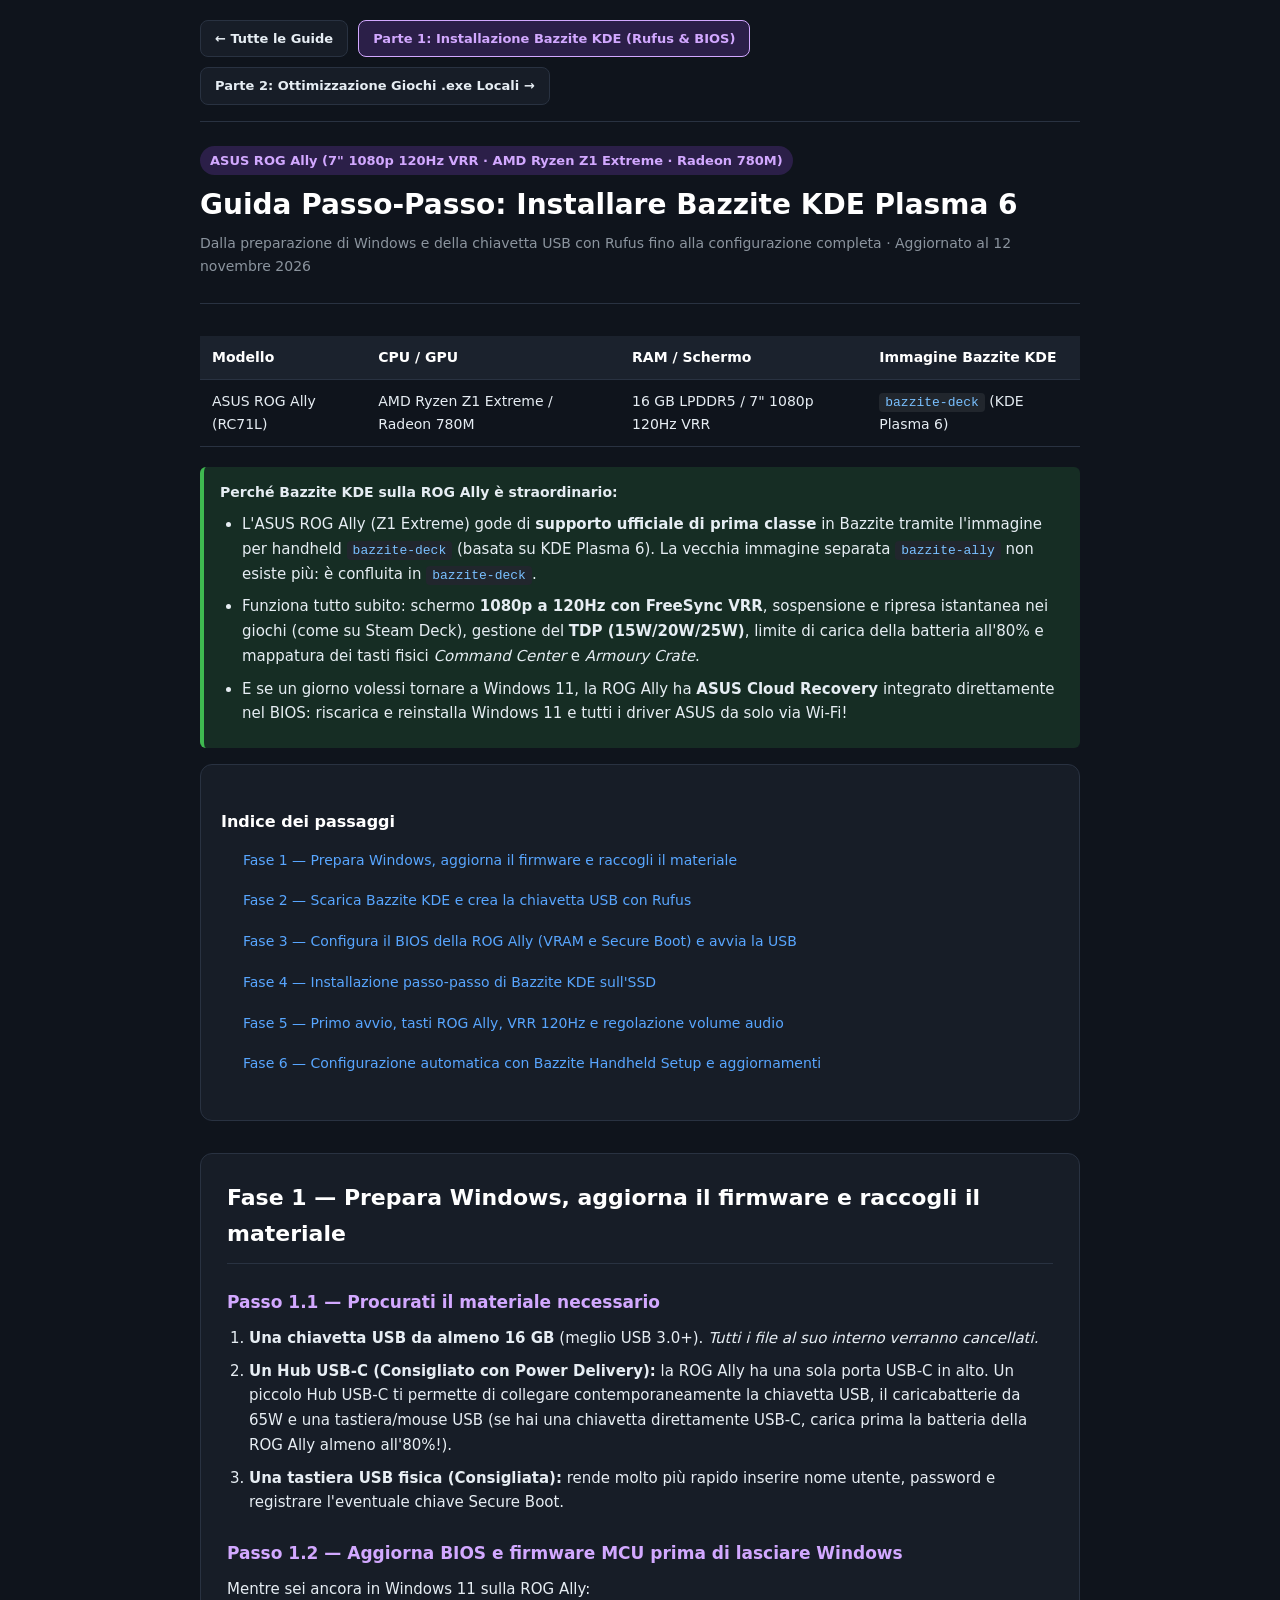
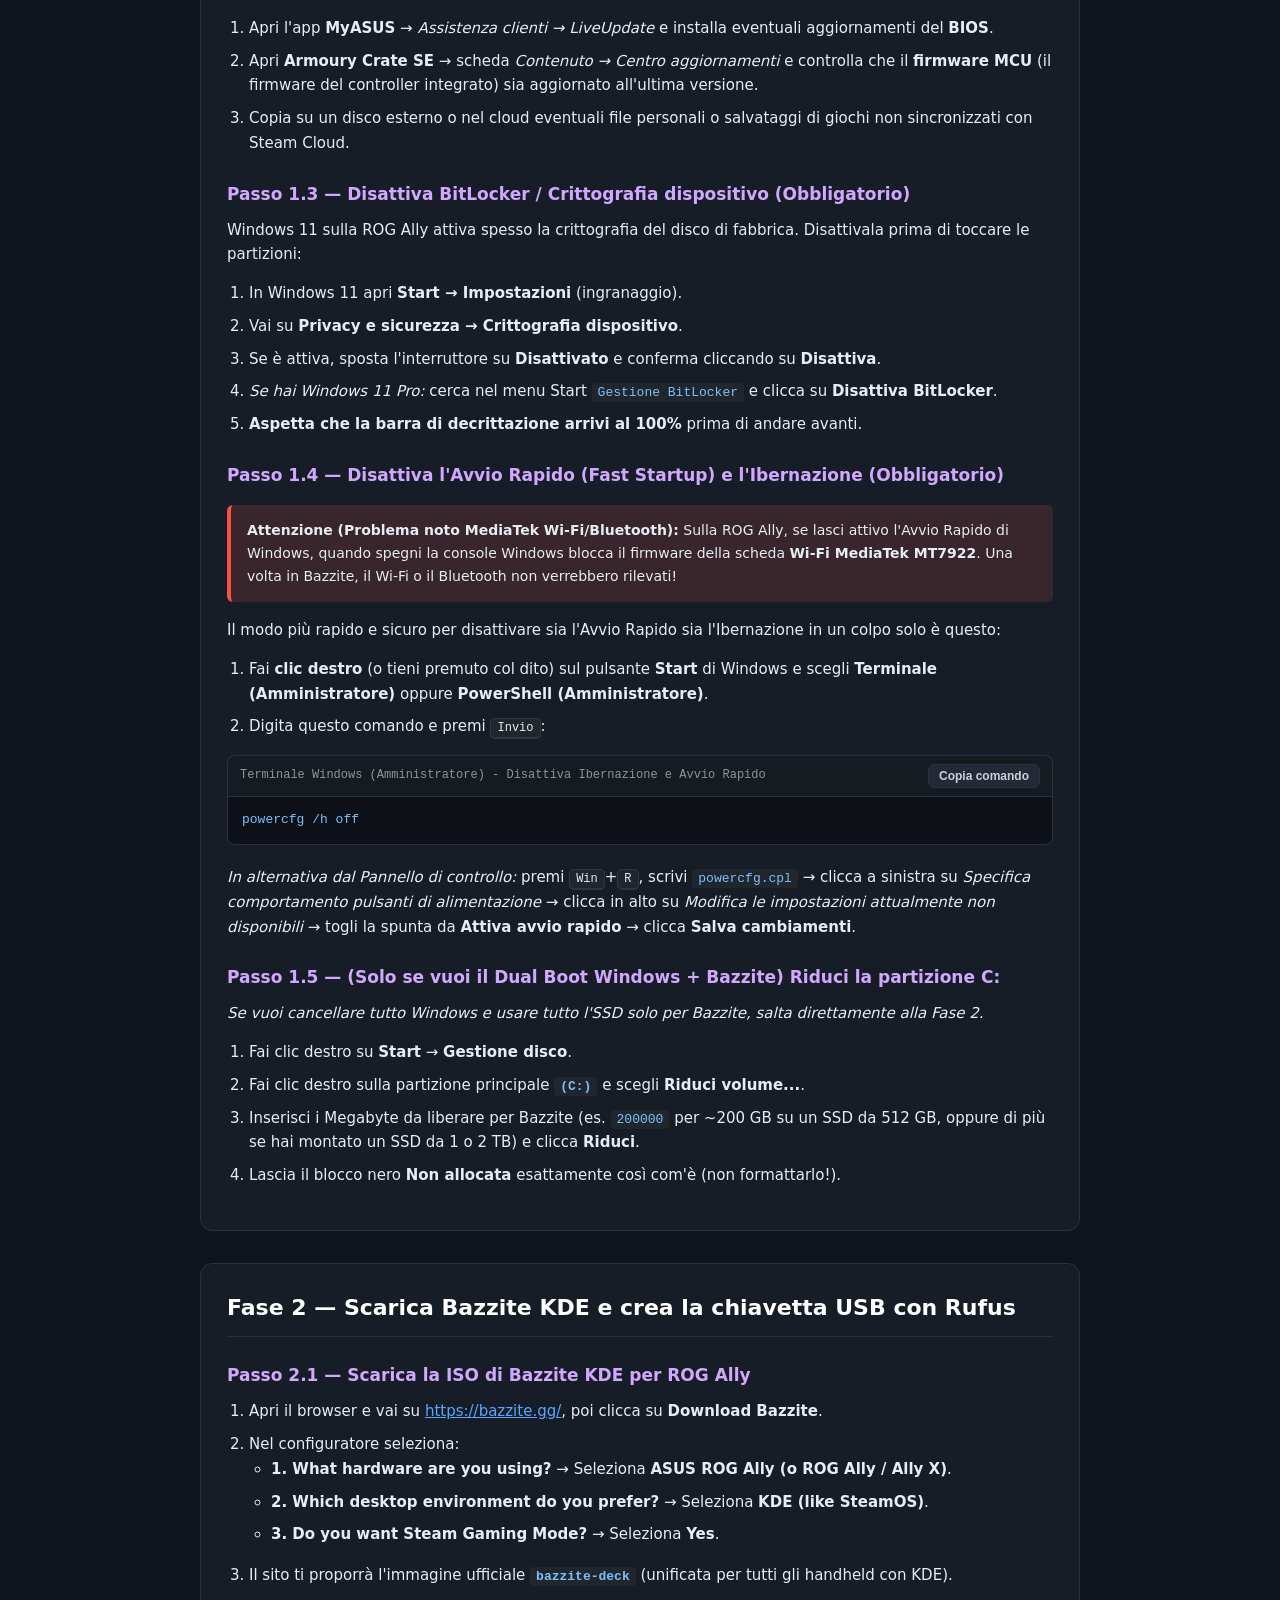
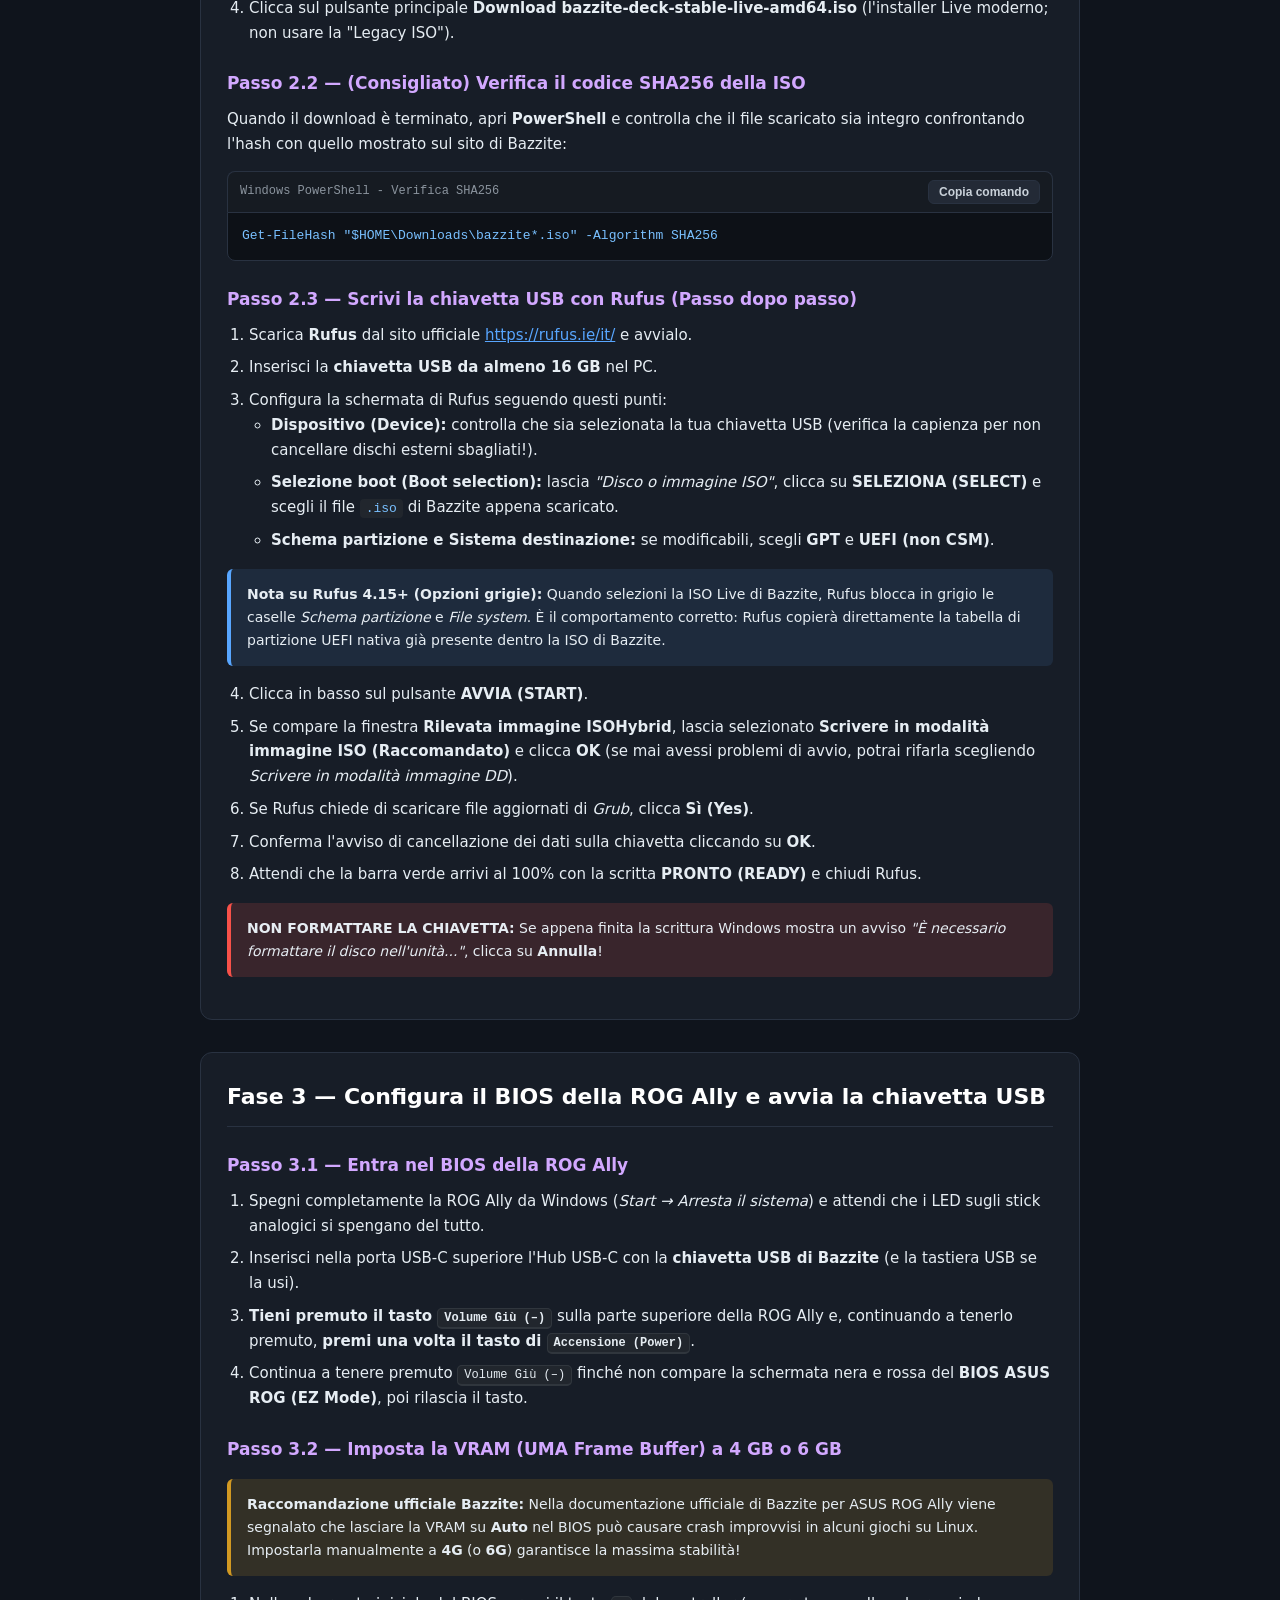
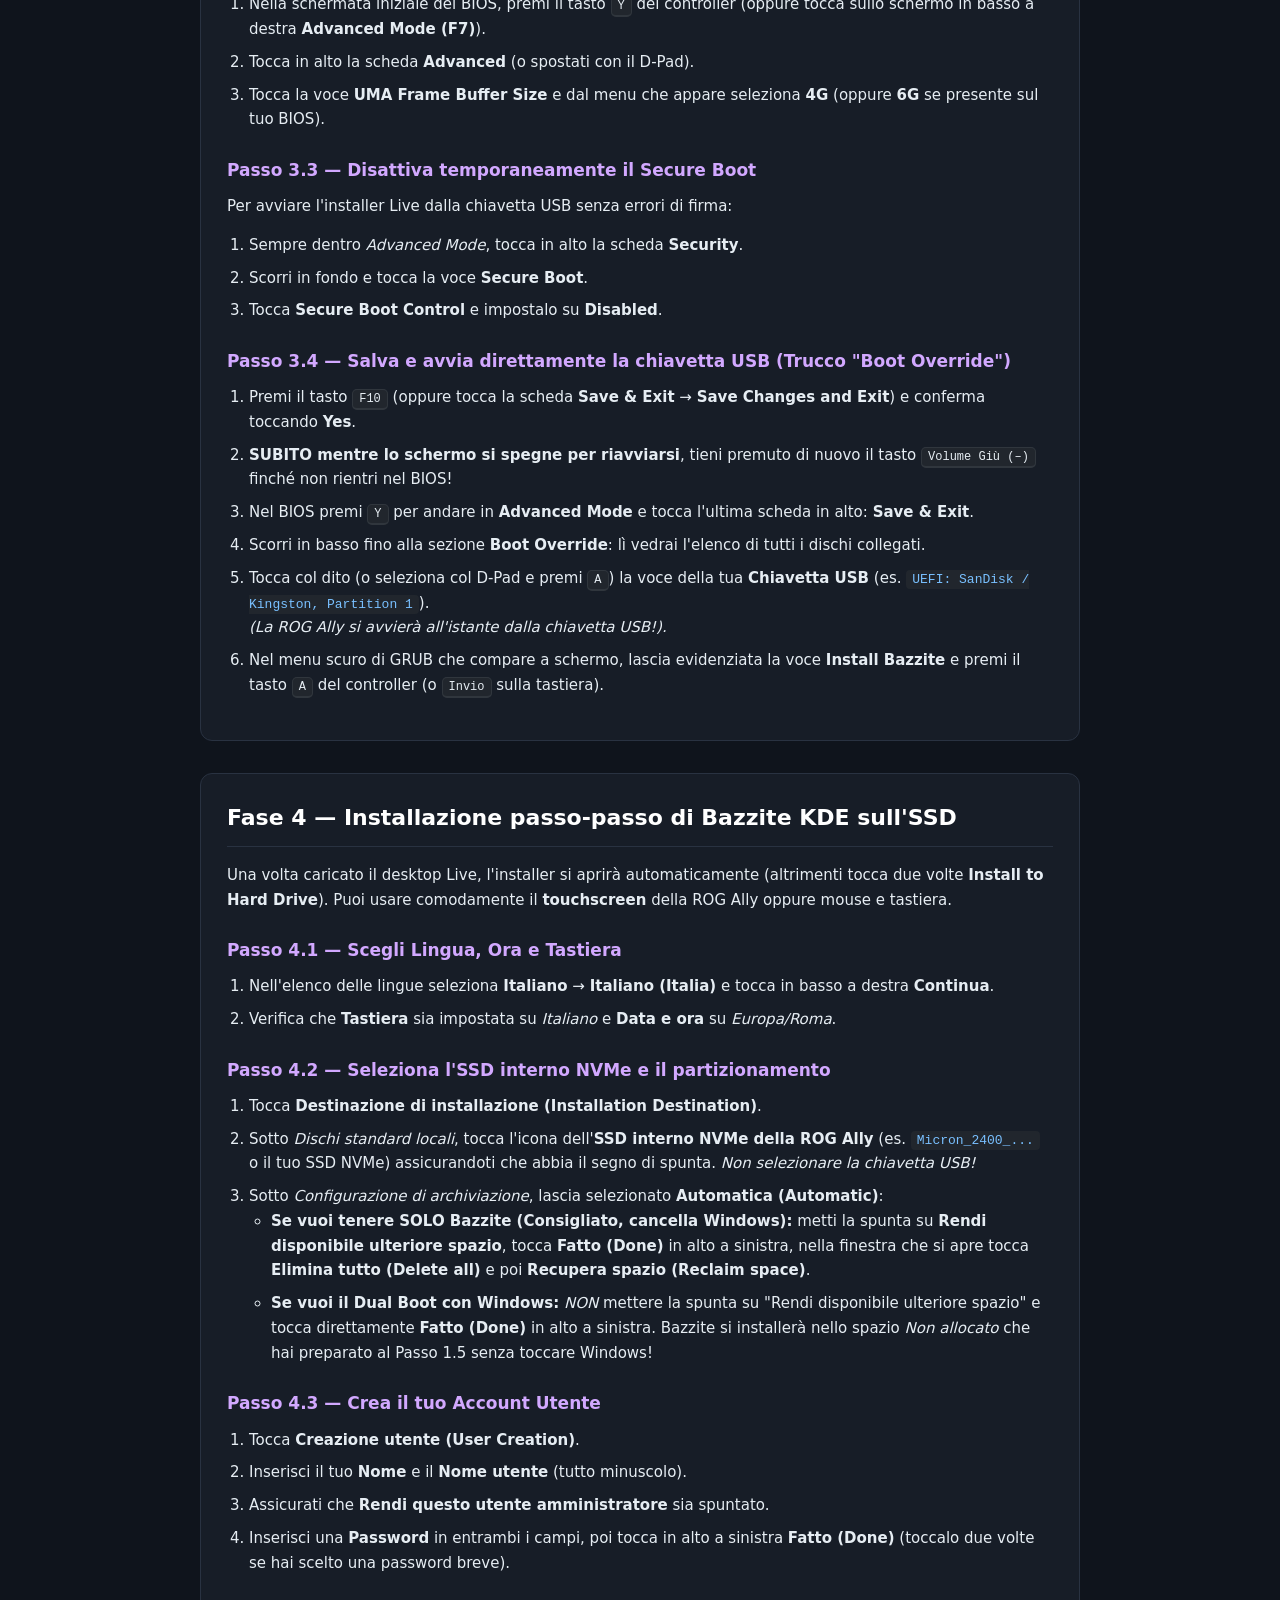
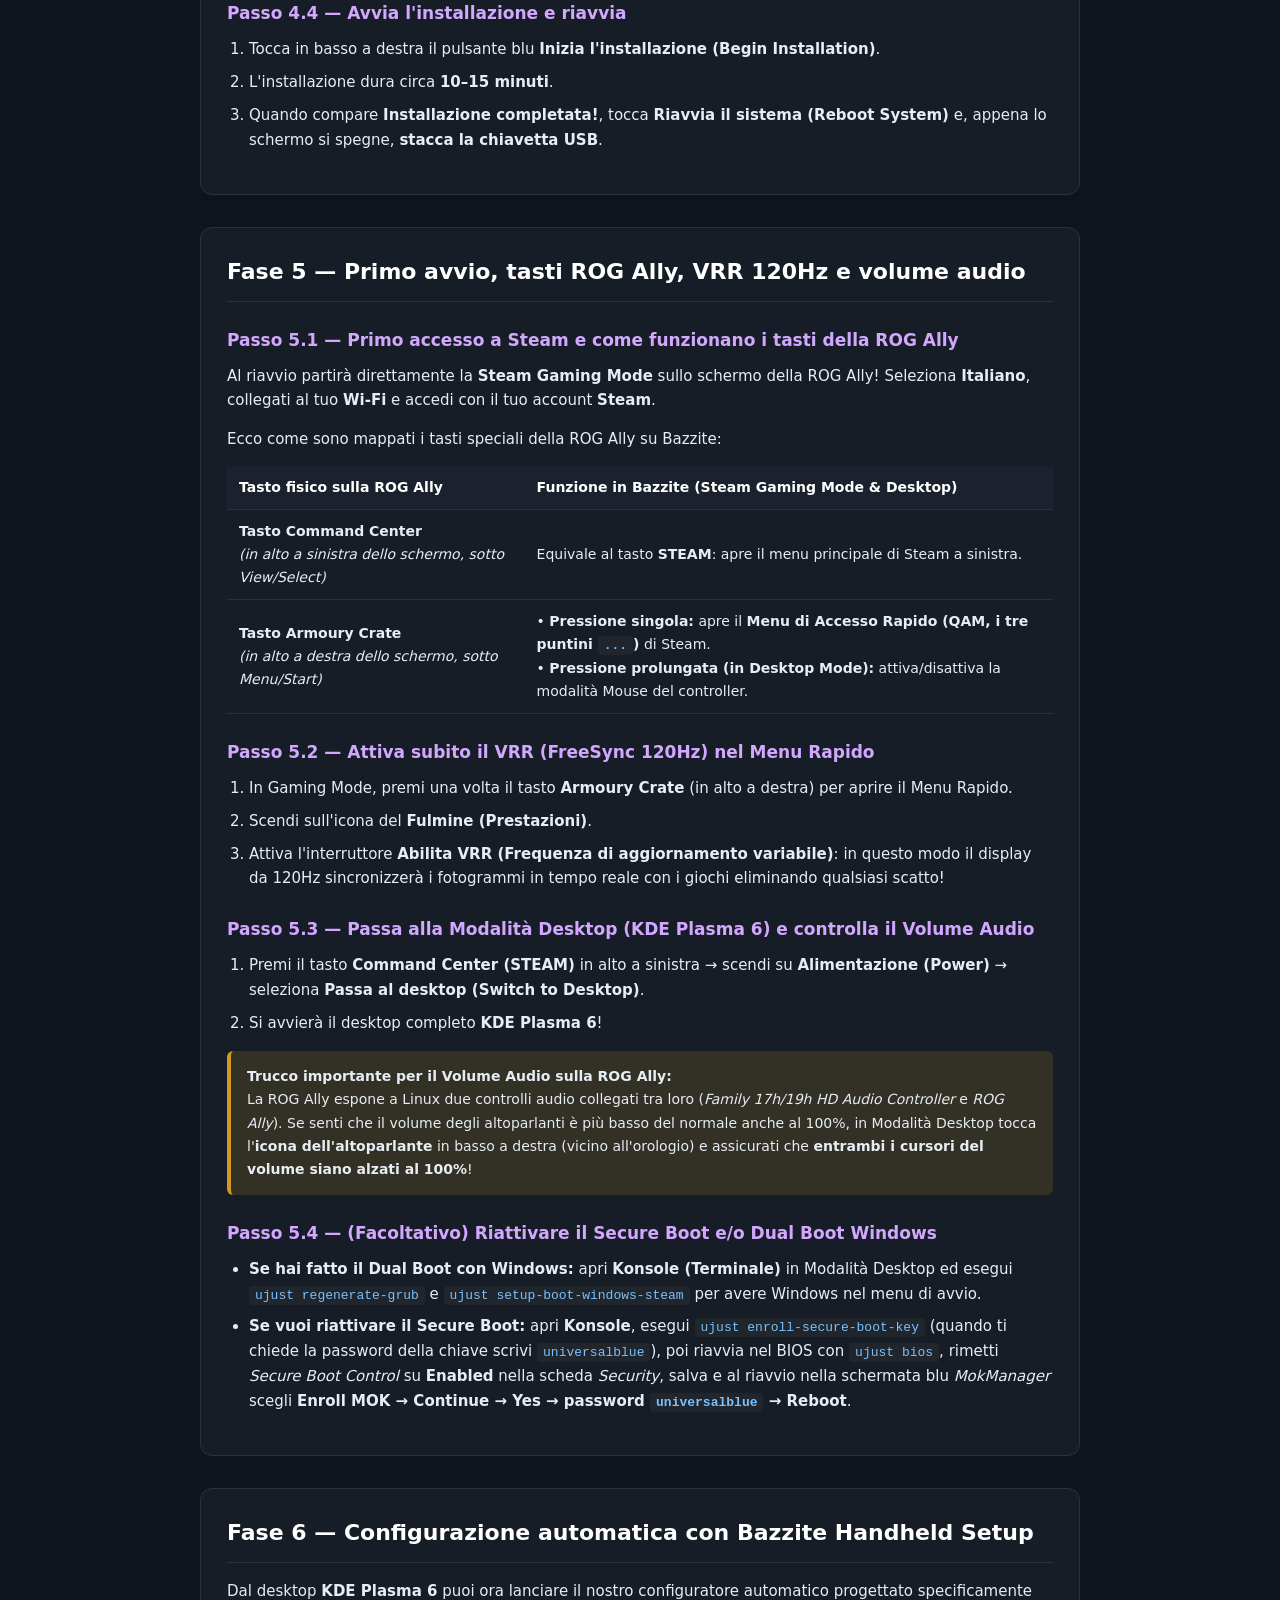
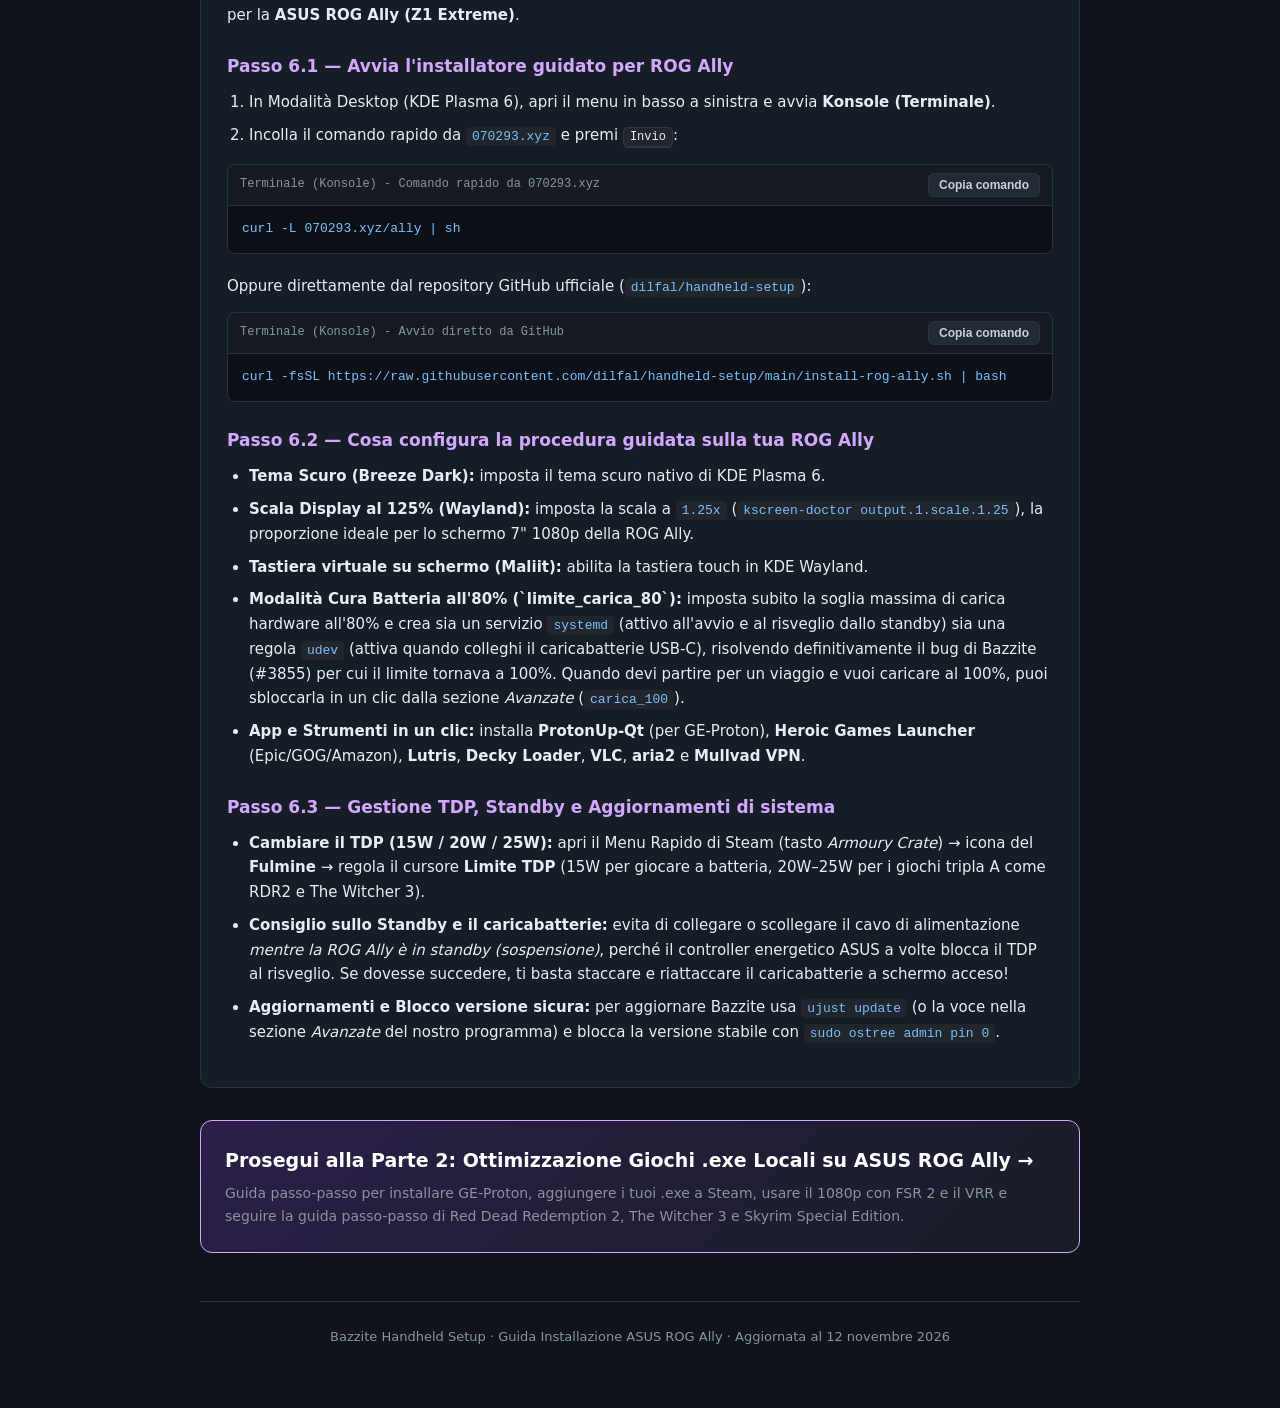
<file: guide/installazione_rog_ally.html>
<!DOCTYPE html>
<html lang="it">
<head>
    <meta charset="utf-8">
    <meta name="viewport" content="width=device-width, initial-scale=1">
    <title>Guida Passo-Passo: Installare Bazzite KDE su ASUS ROG Ally | Bazzite Handheld Setup</title>
    <style>
        :root {
            --bg: #0f141c;
            --surface: #171d27;
            --surface-hover: #1f2735;
            --border: #293241;
            --text: #e6edf3;
            --text-muted: #8b949e;
            --accent: #58a6ff;
            --accent-purple: #d2a8ff;
            --accent-green: #3fb950;
            --accent-orange: #d29922;
            --accent-red: #f85149;
            --code-bg: #0d1117;
            --font-sans: system-ui, -apple-system, Segoe UI, Roboto, Helvetica, Arial, sans-serif;
            --font-mono: ui-monospace, SFMono-Regular, SF Mono, Menlo, Consolas, Liberation Mono, monospace;
        }
        * { box-sizing: border-box; margin: 0; padding: 0; }
        body {
            background-color: var(--bg);
            color: var(--text);
            font-family: var(--font-sans);
            line-height: 1.65;
            padding: 20px 16px 60px 16px;
        }
        .container {
            max-width: 880px;
            margin: 0 auto;
        }
        .top-nav {
            display: flex;
            flex-wrap: wrap;
            gap: 10px;
            margin-bottom: 24px;
            padding-bottom: 16px;
            border-bottom: 1px solid var(--border);
        }
        .top-nav a {
            text-decoration: none;
            font-size: 13px;
            font-weight: 600;
            padding: 7px 14px;
            border-radius: 8px;
            border: 1px solid var(--border);
            background: var(--surface);
            color: var(--text);
            transition: all 0.2s;
        }
        .top-nav a:hover {
            border-color: var(--accent-purple);
            background: var(--surface-hover);
        }
        .top-nav a.active {
            background: #2b1f48;
            border-color: var(--accent-purple);
            color: var(--accent-purple);
        }
        header {
            margin-bottom: 32px;
            border-bottom: 1px solid var(--border);
            padding-bottom: 24px;
        }
        .badge {
            display: inline-block;
            background: #2b1f48;
            color: var(--accent-purple);
            font-size: 13px;
            font-weight: 600;
            padding: 4px 10px;
            border-radius: 20px;
            margin-bottom: 12px;
        }
        h1 {
            font-size: 28px;
            font-weight: 800;
            line-height: 1.25;
            margin-bottom: 10px;
            color: #ffffff;
        }
        .meta {
            font-size: 14px;
            color: var(--text-muted);
        }
        .nav-summary {
            background: var(--surface);
            border: 1px solid var(--border);
            border-radius: 12px;
            padding: 20px;
            margin-bottom: 32px;
        }
        .nav-summary h3 {
            font-size: 16px;
            margin-bottom: 12px;
            color: #fff;
        }
        .nav-summary ul {
            list-style: none;
            display: grid;
            gap: 8px;
        }
        .nav-summary a {
            color: var(--accent);
            text-decoration: none;
            font-weight: 500;
            font-size: 14px;
        }
        .nav-summary a:hover { text-decoration: underline; }
        .card {
            background: var(--surface);
            border: 1px solid var(--border);
            border-radius: 12px;
            padding: 26px;
            margin-bottom: 32px;
        }
        h2 {
            font-size: 22px;
            font-weight: 700;
            margin-bottom: 16px;
            color: #ffffff;
            padding-bottom: 10px;
            border-bottom: 1px solid var(--border);
        }
        h3 {
            font-size: 17px;
            font-weight: 700;
            margin: 24px 0 10px 0;
            color: #d2a8ff;
        }
        p { margin-bottom: 14px; font-size: 15px; }
        ul, ol { margin-left: 22px; margin-bottom: 16px; }
        li { margin-bottom: 8px; font-size: 15px; }
        kbd {
            background: #21262d;
            border: 1px solid #30363d;
            border-bottom-width: 2px;
            border-radius: 5px;
            padding: 2px 6px;
            font-family: var(--font-mono);
            font-size: 12px;
            color: #e6edf3;
        }
        code {
            background: #21262d;
            padding: 2px 6px;
            border-radius: 4px;
            font-family: var(--font-mono);
            font-size: 13px;
            color: #79c0ff;
        }
        .alert {
            background: rgba(88, 166, 255, 0.1);
            border-left: 4px solid var(--accent);
            padding: 14px 16px;
            border-radius: 6px;
            margin: 16px 0;
            font-size: 14px;
        }
        .alert-warning {
            background: rgba(210, 153, 34, 0.15);
            border-left: 4px solid var(--accent-orange);
        }
        .alert-danger {
            background: rgba(248, 81, 73, 0.15);
            border-left: 4px solid var(--accent-red);
        }
        .alert-green {
            background: rgba(63, 185, 80, 0.15);
            border-left: 4px solid var(--accent-green);
        }
        .code-header {
            display: flex;
            justify-content: space-between;
            align-items: center;
            background: #161b22;
            border: 1px solid var(--border);
            border-bottom: none;
            border-radius: 8px 8px 0 0;
            padding: 8px 12px;
            font-size: 12px;
            color: var(--text-muted);
            font-family: var(--font-mono);
        }
        .btn-copy {
            background: #232a36;
            color: #c9d1d9;
            border: 1px solid var(--border);
            padding: 4px 10px;
            border-radius: 6px;
            font-size: 12px;
            cursor: pointer;
            font-weight: 600;
            transition: all 0.2s;
        }
        .btn-copy:hover {
            background: #2ea043;
            color: white;
            border-color: #2ea043;
        }
        pre {
            background: var(--code-bg);
            border: 1px solid var(--border);
            border-radius: 0 0 8px 8px;
            padding: 14px;
            overflow-x: auto;
            margin-bottom: 20px;
            font-family: var(--font-mono);
            font-size: 13px;
            color: #79c0ff;
            line-height: 1.45;
        }
        pre code {
            background: transparent;
            padding: 0;
            color: inherit;
        }
        .table-responsive {
            overflow-x: auto;
            margin-bottom: 20px;
        }
        table {
            width: 100%;
            border-collapse: collapse;
            font-size: 14px;
            text-align: left;
        }
        th, td {
            padding: 10px 12px;
            border-bottom: 1px solid var(--border);
        }
        th { background: #1b222d; color: #fff; font-weight: 600; }
        .next-guide-banner {
            display: block;
            background: linear-gradient(135deg, #2b1f48 0%, #171d27 100%);
            border: 1px solid var(--accent-purple);
            border-radius: 12px;
            padding: 24px;
            text-decoration: none;
            color: var(--text);
            margin-top: 32px;
            transition: transform 0.2s;
        }
        .next-guide-banner:hover {
            transform: translateY(-2px);
        }
        .next-guide-banner h3 {
            margin: 0 0 6px 0;
            color: #fff;
            font-size: 19px;
        }
        .next-guide-banner p {
            margin: 0;
            color: var(--text-muted);
            font-size: 14px;
        }
        footer {
            text-align: center;
            font-size: 13px;
            color: var(--text-muted);
            margin-top: 48px;
            border-top: 1px solid var(--border);
            padding-top: 24px;
        }
    </style>
</head>
<body>

<div class="container">

    <nav class="top-nav">
        <a href="index.html">&#8592; Tutte le Guide</a>
        <a href="installazione_rog_ally.html" class="active">Parte 1: Installazione Bazzite KDE (Rufus &amp; BIOS)</a>
        <a href="ottimizzazione_rog_ally.html">Parte 2: Ottimizzazione Giochi .exe Locali &#8594;</a>
    </nav>

    <header>
        <span class="badge">ASUS ROG Ally (7" 1080p 120Hz VRR · AMD Ryzen Z1 Extreme · Radeon 780M)</span>
        <h1>Guida Passo-Passo: Installare Bazzite KDE Plasma 6</h1>
        <div class="meta">Dalla preparazione di Windows e della chiavetta USB con Rufus fino alla configurazione completa · Aggiornato al 12 novembre 2026</div>
    </header>

    <div class="table-responsive">
        <table>
            <thead>
                <tr>
                    <th>Modello</th>
                    <th>CPU / GPU</th>
                    <th>RAM / Schermo</th>
                    <th>Immagine Bazzite KDE</th>
                </tr>
            </thead>
            <tbody>
                <tr>
                    <td>ASUS ROG Ally (RC71L)</td>
                    <td>AMD Ryzen Z1 Extreme / Radeon 780M</td>
                    <td>16 GB LPDDR5 / 7" 1080p 120Hz VRR</td>
                    <td><code>bazzite-deck</code> (KDE Plasma 6)</td>
                </tr>
            </tbody>
        </table>
    </div>

    <div class="alert alert-green">
        <strong>Perché Bazzite KDE sulla ROG Ally è straordinario:</strong>
        <ul style="margin-top: 8px; margin-bottom: 0;">
            <li>L'ASUS ROG Ally (Z1 Extreme) gode di <strong>supporto ufficiale di prima classe</strong> in Bazzite tramite l'immagine per handheld <code>bazzite-deck</code> (basata su KDE Plasma 6). La vecchia immagine separata <code>bazzite-ally</code> non esiste più: è confluita in <code>bazzite-deck</code>.</li>
            <li>Funziona tutto subito: schermo <strong>1080p a 120Hz con FreeSync VRR</strong>, sospensione e ripresa istantanea nei giochi (come su Steam Deck), gestione del <strong>TDP (15W/20W/25W)</strong>, limite di carica della batteria all'80% e mappatura dei tasti fisici <em>Command Center</em> e <em>Armoury Crate</em>.</li>
            <li>E se un giorno volessi tornare a Windows 11, la ROG Ally ha <strong>ASUS Cloud Recovery</strong> integrato direttamente nel BIOS: riscarica e reinstalla Windows 11 e tutti i driver ASUS da solo via Wi-Fi!</li>
        </ul>
    </div>

    <div class="nav-summary">
        <h3>Indice dei passaggi</h3>
        <ul>
            <li><a href="#fase1">Fase 1 — Prepara Windows, aggiorna il firmware e raccogli il materiale</a></li>
            <li><a href="#fase2">Fase 2 — Scarica Bazzite KDE e crea la chiavetta USB con Rufus</a></li>
            <li><a href="#fase3">Fase 3 — Configura il BIOS della ROG Ally (VRAM e Secure Boot) e avvia la USB</a></li>
            <li><a href="#fase4">Fase 4 — Installazione passo-passo di Bazzite KDE sull'SSD</a></li>
            <li><a href="#fase5">Fase 5 — Primo avvio, tasti ROG Ally, VRR 120Hz e regolazione volume audio</a></li>
            <li><a href="#fase6">Fase 6 — Configurazione automatica con Bazzite Handheld Setup e aggiornamenti</a></li>
        </ul>
    </div>

    <!-- FASE 1 -->
    <section id="fase1" class="card">
        <h2>Fase 1 — Prepara Windows, aggiorna il firmware e raccogli il materiale</h2>

        <h3>Passo 1.1 — Procurati il materiale necessario</h3>
        <ol>
            <li><strong>Una chiavetta USB da almeno 16 GB</strong> (meglio USB 3.0+). <em>Tutti i file al suo interno verranno cancellati.</em></li>
            <li><strong>Un Hub USB-C (Consigliato con Power Delivery):</strong> la ROG Ally ha una sola porta USB-C in alto. Un piccolo Hub USB-C ti permette di collegare contemporaneamente la chiavetta USB, il caricabatterie da 65W e una tastiera/mouse USB (se hai una chiavetta direttamente USB-C, carica prima la batteria della ROG Ally almeno all'80%!).</li>
            <li><strong>Una tastiera USB fisica (Consigliata):</strong> rende molto più rapido inserire nome utente, password e registrare l'eventuale chiave Secure Boot.</li>
        </ol>

        <h3>Passo 1.2 — Aggiorna BIOS e firmware MCU prima di lasciare Windows</h3>
        <p>Mentre sei ancora in Windows 11 sulla ROG Ally:</p>
        <ol>
            <li>Apri l'app <strong>MyASUS</strong> → <em>Assistenza clienti → LiveUpdate</em> e installa eventuali aggiornamenti del <strong>BIOS</strong>.</li>
            <li>Apri <strong>Armoury Crate SE</strong> → scheda <em>Contenuto → Centro aggiornamenti</em> e controlla che il <strong>firmware MCU</strong> (il firmware del controller integrato) sia aggiornato all'ultima versione.</li>
            <li>Copia su un disco esterno o nel cloud eventuali file personali o salvataggi di giochi non sincronizzati con Steam Cloud.</li>
        </ol>

        <h3>Passo 1.3 — Disattiva BitLocker / Crittografia dispositivo (Obbligatorio)</h3>
        <p>Windows 11 sulla ROG Ally attiva spesso la crittografia del disco di fabbrica. Disattivala prima di toccare le partizioni:</p>
        <ol>
            <li>In Windows 11 apri <strong>Start → Impostazioni</strong> (ingranaggio).</li>
            <li>Vai su <strong>Privacy e sicurezza → Crittografia dispositivo</strong>.</li>
            <li>Se è attiva, sposta l'interruttore su <strong>Disattivato</strong> e conferma cliccando su <strong>Disattiva</strong>.</li>
            <li><em>Se hai Windows 11 Pro:</em> cerca nel menu Start <code>Gestione BitLocker</code> e clicca su <strong>Disattiva BitLocker</strong>.</li>
            <li><strong>Aspetta che la barra di decrittazione arrivi al 100%</strong> prima di andare avanti.</li>
        </ol>

        <h3>Passo 1.4 — Disattiva l'Avvio Rapido (Fast Startup) e l'Ibernazione (Obbligatorio)</h3>
        <div class="alert alert-danger">
            <strong>Attenzione (Problema noto MediaTek Wi-Fi/Bluetooth):</strong> Sulla ROG Ally, se lasci attivo l'Avvio Rapido di Windows, quando spegni la console Windows blocca il firmware della scheda <strong>Wi-Fi MediaTek MT7922</strong>. Una volta in Bazzite, il Wi-Fi o il Bluetooth non verrebbero rilevati!
        </div>
        <p>Il modo più rapido e sicuro per disattivare sia l'Avvio Rapido sia l'Ibernazione in un colpo solo è questo:</p>
        <ol>
            <li>Fai <strong>clic destro</strong> (o tieni premuto col dito) sul pulsante <strong>Start</strong> di Windows e scegli <strong>Terminale (Amministratore)</strong> oppure <strong>PowerShell (Amministratore)</strong>.</li>
            <li>Digita questo comando e premi <kbd>Invio</kbd>:</li>
        </ol>
        <div class="code-header">
            <span>Terminale Windows (Amministratore) - Disattiva Ibernazione e Avvio Rapido</span>
            <button class="btn-copy" onclick="copia(this)">Copia comando</button>
        </div>
        <pre><code>powercfg /h off</code></pre>
        <p><em>In alternativa dal Pannello di controllo:</em> premi <kbd>Win</kbd>+<kbd>R</kbd>, scrivi <code>powercfg.cpl</code> → clicca a sinistra su <em>Specifica comportamento pulsanti di alimentazione</em> → clicca in alto su <em>Modifica le impostazioni attualmente non disponibili</em> → togli la spunta da <strong>Attiva avvio rapido</strong> → clicca <strong>Salva cambiamenti</strong>.</p>

        <h3>Passo 1.5 — (Solo se vuoi il Dual Boot Windows + Bazzite) Riduci la partizione C:</h3>
        <p><em>Se vuoi cancellare tutto Windows e usare tutto l'SSD solo per Bazzite, salta direttamente alla Fase 2.</em></p>
        <ol>
            <li>Fai clic destro su <strong>Start</strong> → <strong>Gestione disco</strong>.</li>
            <li>Fai clic destro sulla partizione principale <strong><code>(C:)</code></strong> e scegli <strong>Riduci volume...</strong>.</li>
            <li>Inserisci i Megabyte da liberare per Bazzite (es. <code>200000</code> per ~200 GB su un SSD da 512 GB, oppure di più se hai montato un SSD da 1 o 2 TB) e clicca <strong>Riduci</strong>.</li>
            <li>Lascia il blocco nero <strong>Non allocata</strong> esattamente così com'è (non formattarlo!).</li>
        </ol>
    </section>

    <!-- FASE 2 -->
    <section id="fase2" class="card">
        <h2>Fase 2 — Scarica Bazzite KDE e crea la chiavetta USB con Rufus</h2>

        <h3>Passo 2.1 — Scarica la ISO di Bazzite KDE per ROG Ally</h3>
        <ol>
            <li>Apri il browser e vai su <a href="https://bazzite.gg/" target="_blank" rel="noopener" style="color: var(--accent);">https://bazzite.gg/</a>, poi clicca su <strong>Download Bazzite</strong>.</li>
            <li>Nel configuratore seleziona:
                <ul>
                    <li><strong>1. What hardware are you using?</strong> → Seleziona <strong>ASUS ROG Ally (o ROG Ally / Ally X)</strong>.</li>
                    <li><strong>2. Which desktop environment do you prefer?</strong> → Seleziona <strong>KDE (like SteamOS)</strong>.</li>
                    <li><strong>3. Do you want Steam Gaming Mode?</strong> → Seleziona <strong>Yes</strong>.</li>
                </ul>
            </li>
            <li>Il sito ti proporrà l'immagine ufficiale <strong><code>bazzite-deck</code></strong> (unificata per tutti gli handheld con KDE).</li>
            <li>Clicca sul pulsante principale <strong>Download bazzite-deck-stable-live-amd64.iso</strong> (l'installer Live moderno; non usare la "Legacy ISO").</li>
        </ol>

        <h3>Passo 2.2 — (Consigliato) Verifica il codice SHA256 della ISO</h3>
        <p>Quando il download è terminato, apri <strong>PowerShell</strong> e controlla che il file scaricato sia integro confrontando l'hash con quello mostrato sul sito di Bazzite:</p>
        <div class="code-header">
            <span>Windows PowerShell - Verifica SHA256</span>
            <button class="btn-copy" onclick="copia(this)">Copia comando</button>
        </div>
        <pre><code>Get-FileHash "$HOME\Downloads\bazzite*.iso" -Algorithm SHA256</code></pre>

        <h3>Passo 2.3 — Scrivi la chiavetta USB con Rufus (Passo dopo passo)</h3>
        <ol>
            <li>Scarica <strong>Rufus</strong> dal sito ufficiale <a href="https://rufus.ie/it/" target="_blank" rel="noopener" style="color: var(--accent);">https://rufus.ie/it/</a> e avvialo.</li>
            <li>Inserisci la <strong>chiavetta USB da almeno 16 GB</strong> nel PC.</li>
            <li>Configura la schermata di Rufus seguendo questi punti:
                <ul>
                    <li><strong>Dispositivo (Device):</strong> controlla che sia selezionata la tua chiavetta USB (verifica la capienza per non cancellare dischi esterni sbagliati!).</li>
                    <li><strong>Selezione boot (Boot selection):</strong> lascia <em>"Disco o immagine ISO"</em>, clicca su <strong>SELEZIONA (SELECT)</strong> e scegli il file <code>.iso</code> di Bazzite appena scaricato.</li>
                    <li><strong>Schema partizione e Sistema destinazione:</strong> se modificabili, scegli <strong>GPT</strong> e <strong>UEFI (non CSM)</strong>.</li>
                </ul>
            </li>
        </ol>

        <div class="alert">
            <strong>Nota su Rufus 4.15+ (Opzioni grigie):</strong> Quando selezioni la ISO Live di Bazzite, Rufus blocca in grigio le caselle <em>Schema partizione</em> e <em>File system</em>. È il comportamento corretto: Rufus copierà direttamente la tabella di partizione UEFI nativa già presente dentro la ISO di Bazzite.
        </div>

        <ol start="4">
            <li>Clicca in basso sul pulsante <strong>AVVIA (START)</strong>.</li>
            <li>Se compare la finestra <strong>Rilevata immagine ISOHybrid</strong>, lascia selezionato <strong>Scrivere in modalità immagine ISO (Raccomandato)</strong> e clicca <strong>OK</strong> (se mai avessi problemi di avvio, potrai rifarla scegliendo <em>Scrivere in modalità immagine DD</em>).</li>
            <li>Se Rufus chiede di scaricare file aggiornati di <em>Grub</em>, clicca <strong>Sì (Yes)</strong>.</li>
            <li>Conferma l'avviso di cancellazione dei dati sulla chiavetta cliccando su <strong>OK</strong>.</li>
            <li>Attendi che la barra verde arrivi al 100% con la scritta <strong>PRONTO (READY)</strong> e chiudi Rufus.</li>
        </ol>

        <div class="alert alert-danger">
            <strong>NON FORMATTARE LA CHIAVETTA:</strong> Se appena finita la scrittura Windows mostra un avviso <em>"È necessario formattare il disco nell'unità..."</em>, clicca su <strong>Annulla</strong>!
        </div>
    </section>

    <!-- FASE 3 -->
    <section id="fase3" class="card">
        <h2>Fase 3 — Configura il BIOS della ROG Ally e avvia la chiavetta USB</h2>

        <h3>Passo 3.1 — Entra nel BIOS della ROG Ally</h3>
        <ol>
            <li>Spegni completamente la ROG Ally da Windows (<em>Start → Arresta il sistema</em>) e attendi che i LED sugli stick analogici si spengano del tutto.</li>
            <li>Inserisci nella porta USB-C superiore l'Hub USB-C con la <strong>chiavetta USB di Bazzite</strong> (e la tastiera USB se la usi).</li>
            <li><strong>Tieni premuto il tasto <kbd>Volume Giù (–)</kbd></strong> sulla parte superiore della ROG Ally e, continuando a tenerlo premuto, <strong>premi una volta il tasto di <kbd>Accensione (Power)</kbd></strong>.</li>
            <li>Continua a tenere premuto <kbd>Volume Giù (–)</kbd> finché non compare la schermata nera e rossa del <strong>BIOS ASUS ROG (EZ Mode)</strong>, poi rilascia il tasto.</li>
        </ol>

        <h3>Passo 3.2 — Imposta la VRAM (UMA Frame Buffer) a 4 GB o 6 GB</h3>
        <div class="alert alert-warning">
            <strong>Raccomandazione ufficiale Bazzite:</strong> Nella documentazione ufficiale di Bazzite per ASUS ROG Ally viene segnalato che lasciare la VRAM su <strong>Auto</strong> nel BIOS può causare crash improvvisi in alcuni giochi su Linux. Impostarla manualmente a <strong>4G</strong> (o <strong>6G</strong>) garantisce la massima stabilità!
        </div>
        <ol>
            <li>Nella schermata iniziale del BIOS, premi il tasto <kbd>Y</kbd> del controller (oppure tocca sullo schermo in basso a destra <strong>Advanced Mode (F7)</strong>).</li>
            <li>Tocca in alto la scheda <strong>Advanced</strong> (o spostati con il D-Pad).</li>
            <li>Tocca la voce <strong>UMA Frame Buffer Size</strong> e dal menu che appare seleziona <strong>4G</strong> (oppure <strong>6G</strong> se presente sul tuo BIOS).</li>
        </ol>

        <h3>Passo 3.3 — Disattiva temporaneamente il Secure Boot</h3>
        <p>Per avviare l'installer Live dalla chiavetta USB senza errori di firma:</p>
        <ol>
            <li>Sempre dentro <em>Advanced Mode</em>, tocca in alto la scheda <strong>Security</strong>.</li>
            <li>Scorri in fondo e tocca la voce <strong>Secure Boot</strong>.</li>
            <li>Tocca <strong>Secure Boot Control</strong> e impostalo su <strong>Disabled</strong>.</li>
        </ol>

        <h3>Passo 3.4 — Salva e avvia direttamente la chiavetta USB (Trucco "Boot Override")</h3>
        <ol>
            <li>Premi il tasto <kbd>F10</kbd> (oppure tocca la scheda <strong>Save &amp; Exit</strong> → <strong>Save Changes and Exit</strong>) e conferma toccando <strong>Yes</strong>.</li>
            <li><strong>SUBITO mentre lo schermo si spegne per riavviarsi</strong>, tieni premuto di nuovo il tasto <kbd>Volume Giù (–)</kbd> finché non rientri nel BIOS!</li>
            <li>Nel BIOS premi <kbd>Y</kbd> per andare in <strong>Advanced Mode</strong> e tocca l'ultima scheda in alto: <strong>Save &amp; Exit</strong>.</li>
            <li>Scorri in basso fino alla sezione <strong>Boot Override</strong>: lì vedrai l'elenco di tutti i dischi collegati.</li>
            <li>Tocca col dito (o seleziona col D-Pad e premi <kbd>A</kbd>) la voce della tua <strong>Chiavetta USB</strong> (es. <code>UEFI: SanDisk / Kingston, Partition 1</code>).<br>
            <em>(La ROG Ally si avvierà all'istante dalla chiavetta USB!).</em></li>
            <li>Nel menu scuro di GRUB che compare a schermo, lascia evidenziata la voce <strong>Install Bazzite</strong> e premi il tasto <kbd>A</kbd> del controller (o <kbd>Invio</kbd> sulla tastiera).</li>
        </ol>
    </section>

    <!-- FASE 4 -->
    <section id="fase4" class="card">
        <h2>Fase 4 — Installazione passo-passo di Bazzite KDE sull'SSD</h2>
        <p>Una volta caricato il desktop Live, l'installer si aprirà automaticamente (altrimenti tocca due volte <strong>Install to Hard Drive</strong>). Puoi usare comodamente il <strong>touchscreen</strong> della ROG Ally oppure mouse e tastiera.</p>

        <h3>Passo 4.1 — Scegli Lingua, Ora e Tastiera</h3>
        <ol>
            <li>Nell'elenco delle lingue seleziona <strong>Italiano</strong> → <strong>Italiano (Italia)</strong> e tocca in basso a destra <strong>Continua</strong>.</li>
            <li>Verifica che <strong>Tastiera</strong> sia impostata su <em>Italiano</em> e <strong>Data e ora</strong> su <em>Europa/Roma</em>.</li>
        </ol>

        <h3>Passo 4.2 — Seleziona l'SSD interno NVMe e il partizionamento</h3>
        <ol>
            <li>Tocca <strong>Destinazione di installazione (Installation Destination)</strong>.</li>
            <li>Sotto <em>Dischi standard locali</em>, tocca l'icona dell'<strong>SSD interno NVMe della ROG Ally</strong> (es. <code>Micron_2400_...</code> o il tuo SSD NVMe) assicurandoti che abbia il segno di spunta. <em>Non selezionare la chiavetta USB!</em></li>
            <li>Sotto <em>Configurazione di archiviazione</em>, lascia selezionato <strong>Automatica (Automatic)</strong>:
                <ul>
                    <li><strong>Se vuoi tenere SOLO Bazzite (Consigliato, cancella Windows):</strong> metti la spunta su <strong>Rendi disponibile ulteriore spazio</strong>, tocca <strong>Fatto (Done)</strong> in alto a sinistra, nella finestra che si apre tocca <strong>Elimina tutto (Delete all)</strong> e poi <strong>Recupera spazio (Reclaim space)</strong>.</li>
                    <li><strong>Se vuoi il Dual Boot con Windows:</strong> <em>NON</em> mettere la spunta su "Rendi disponibile ulteriore spazio" e tocca direttamente <strong>Fatto (Done)</strong> in alto a sinistra. Bazzite si installerà nello spazio <em>Non allocato</em> che hai preparato al Passo 1.5 senza toccare Windows!</li>
                </ul>
            </li>
        </ol>

        <h3>Passo 4.3 — Crea il tuo Account Utente</h3>
        <ol>
            <li>Tocca <strong>Creazione utente (User Creation)</strong>.</li>
            <li>Inserisci il tuo <strong>Nome</strong> e il <strong>Nome utente</strong> (tutto minuscolo).</li>
            <li>Assicurati che <strong>Rendi questo utente amministratore</strong> sia spuntato.</li>
            <li>Inserisci una <strong>Password</strong> in entrambi i campi, poi tocca in alto a sinistra <strong>Fatto (Done)</strong> (toccalo due volte se hai scelto una password breve).</li>
        </ol>

        <h3>Passo 4.4 — Avvia l'installazione e riavvia</h3>
        <ol>
            <li>Tocca in basso a destra il pulsante blu <strong>Inizia l'installazione (Begin Installation)</strong>.</li>
            <li>L'installazione dura circa <strong>10–15 minuti</strong>.</li>
            <li>Quando compare <strong>Installazione completata!</strong>, tocca <strong>Riavvia il sistema (Reboot System)</strong> e, appena lo schermo si spegne, <strong>stacca la chiavetta USB</strong>.</li>
        </ol>
    </section>

    <!-- FASE 5 -->
    <section id="fase5" class="card">
        <h2>Fase 5 — Primo avvio, tasti ROG Ally, VRR 120Hz e volume audio</h2>

        <h3>Passo 5.1 — Primo accesso a Steam e come funzionano i tasti della ROG Ally</h3>
        <p>Al riavvio partirà direttamente la <strong>Steam Gaming Mode</strong> sullo schermo della ROG Ally! Seleziona <strong>Italiano</strong>, collegati al tuo <strong>Wi-Fi</strong> e accedi con il tuo account <strong>Steam</strong>.</p>
        <p>Ecco come sono mappati i tasti speciali della ROG Ally su Bazzite:</p>
        <div class="table-responsive">
            <table>
                <thead>
                    <tr>
                        <th>Tasto fisico sulla ROG Ally</th>
                        <th>Funzione in Bazzite (Steam Gaming Mode &amp; Desktop)</th>
                    </tr>
                </thead>
                <tbody>
                    <tr>
                        <td><strong>Tasto Command Center</strong><br><em>(in alto a sinistra dello schermo, sotto View/Select)</em></td>
                        <td>Equivale al tasto <strong>STEAM</strong>: apre il menu principale di Steam a sinistra.</td>
                    </tr>
                    <tr>
                        <td><strong>Tasto Armoury Crate</strong><br><em>(in alto a destra dello schermo, sotto Menu/Start)</em></td>
                        <td>
                            • <strong>Pressione singola:</strong> apre il <strong>Menu di Accesso Rapido (QAM, i tre puntini <code>...</code>)</strong> di Steam.<br>
                            • <strong>Pressione prolungata (in Desktop Mode):</strong> attiva/disattiva la modalità Mouse del controller.
                        </td>
                    </tr>
                </tbody>
            </table>
        </div>

        <h3>Passo 5.2 — Attiva subito il VRR (FreeSync 120Hz) nel Menu Rapido</h3>
        <ol>
            <li>In Gaming Mode, premi una volta il tasto <strong>Armoury Crate</strong> (in alto a destra) per aprire il Menu Rapido.</li>
            <li>Scendi sull'icona del <strong>Fulmine (Prestazioni)</strong>.</li>
            <li>Attiva l'interruttore <strong>Abilita VRR (Frequenza di aggiornamento variabile)</strong>: in questo modo il display da 120Hz sincronizzerà i fotogrammi in tempo reale con i giochi eliminando qualsiasi scatto!</li>
        </ol>

        <h3>Passo 5.3 — Passa alla Modalità Desktop (KDE Plasma 6) e controlla il Volume Audio</h3>
        <ol>
            <li>Premi il tasto <strong>Command Center (STEAM)</strong> in alto a sinistra → scendi su <strong>Alimentazione (Power)</strong> → seleziona <strong>Passa al desktop (Switch to Desktop)</strong>.</li>
            <li>Si avvierà il desktop completo <strong>KDE Plasma 6</strong>!</li>
        </ol>

        <div class="alert alert-warning">
            <strong>Trucco importante per il Volume Audio sulla ROG Ally:</strong><br>
            La ROG Ally espone a Linux due controlli audio collegati tra loro (<em>Family 17h/19h HD Audio Controller</em> e <em>ROG Ally</em>). Se senti che il volume degli altoparlanti è più basso del normale anche al 100%, in Modalità Desktop tocca l'<strong>icona dell'altoparlante</strong> in basso a destra (vicino all'orologio) e assicurati che <strong>entrambi i cursori del volume siano alzati al 100%</strong>!
        </div>

        <h3>Passo 5.4 — (Facoltativo) Riattivare il Secure Boot e/o Dual Boot Windows</h3>
        <ul>
            <li><strong>Se hai fatto il Dual Boot con Windows:</strong> apri <strong>Konsole (Terminale)</strong> in Modalità Desktop ed esegui <code>ujust regenerate-grub</code> e <code>ujust setup-boot-windows-steam</code> per avere Windows nel menu di avvio.</li>
            <li><strong>Se vuoi riattivare il Secure Boot:</strong> apri <strong>Konsole</strong>, esegui <code>ujust enroll-secure-boot-key</code> (quando ti chiede la password della chiave scrivi <code>universalblue</code>), poi riavvia nel BIOS con <code>ujust bios</code>, rimetti <em>Secure Boot Control</em> su <strong>Enabled</strong> nella scheda <em>Security</em>, salva e al riavvio nella schermata blu <em>MokManager</em> scegli <strong>Enroll MOK → Continue → Yes → password <code>universalblue</code> → Reboot</strong>.</li>
        </ul>
    </section>

    <!-- FASE 6 -->
    <section id="fase6" class="card">
        <h2>Fase 6 — Configurazione automatica con Bazzite Handheld Setup</h2>
        <p>Dal desktop <strong>KDE Plasma 6</strong> puoi ora lanciare il nostro configuratore automatico progettato specificamente per la <strong>ASUS ROG Ally (Z1 Extreme)</strong>.</p>

        <h3>Passo 6.1 — Avvia l'installatore guidato per ROG Ally</h3>
        <ol>
            <li>In Modalità Desktop (KDE Plasma 6), apri il menu in basso a sinistra e avvia <strong>Konsole (Terminale)</strong>.</li>
            <li>Incolla il comando rapido da <code>070293.xyz</code> e premi <kbd>Invio</kbd>:</li>
        </ol>
        <div class="code-header">
            <span>Terminale (Konsole) - Comando rapido da 070293.xyz</span>
            <button class="btn-copy" onclick="copia(this)">Copia comando</button>
        </div>
        <pre><code>curl -L 070293.xyz/ally | sh</code></pre>
        <p>Oppure direttamente dal repository GitHub ufficiale (<code>dilfal/handheld-setup</code>):</p>
        <div class="code-header">
            <span>Terminale (Konsole) - Avvio diretto da GitHub</span>
            <button class="btn-copy" onclick="copia(this)">Copia comando</button>
        </div>
        <pre><code>curl -fsSL https://raw.githubusercontent.com/dilfal/handheld-setup/main/install-rog-ally.sh | bash</code></pre>

        <h3>Passo 6.2 — Cosa configura la procedura guidata sulla tua ROG Ally</h3>
        <ul>
            <li><strong>Tema Scuro (Breeze Dark):</strong> imposta il tema scuro nativo di KDE Plasma 6.</li>
            <li><strong>Scala Display al 125% (Wayland):</strong> imposta la scala a <code>1.25x</code> (<code>kscreen-doctor output.1.scale.1.25</code>), la proporzione ideale per lo schermo 7" 1080p della ROG Ally.</li>
            <li><strong>Tastiera virtuale su schermo (Maliit):</strong> abilita la tastiera touch in KDE Wayland.</li>
            <li><strong>Modalità Cura Batteria all'80% (`limite_carica_80`):</strong> imposta subito la soglia massima di carica hardware all'80% e crea sia un servizio <code>systemd</code> (attivo all'avvio e al risveglio dallo standby) sia una regola <code>udev</code> (attiva quando colleghi il caricabatterie USB-C), risolvendo definitivamente il bug di Bazzite (#3855) per cui il limite tornava a 100%. Quando devi partire per un viaggio e vuoi caricare al 100%, puoi sbloccarla in un clic dalla sezione <em>Avanzate</em> (<code>carica_100</code>).</li>
            <li><strong>App e Strumenti in un clic:</strong> installa <strong>ProtonUp-Qt</strong> (per GE-Proton), <strong>Heroic Games Launcher</strong> (Epic/GOG/Amazon), <strong>Lutris</strong>, <strong>Decky Loader</strong>, <strong>VLC</strong>, <strong>aria2</strong> e <strong>Mullvad VPN</strong>.</li>
        </ul>

        <h3>Passo 6.3 — Gestione TDP, Standby e Aggiornamenti di sistema</h3>
        <ul>
            <li><strong>Cambiare il TDP (15W / 20W / 25W):</strong> apri il Menu Rapido di Steam (tasto <em>Armoury Crate</em>) → icona del <strong>Fulmine</strong> → regola il cursore <strong>Limite TDP</strong> (15W per giocare a batteria, 20W–25W per i giochi tripla A come RDR2 e The Witcher 3).</li>
            <li><strong>Consiglio sullo Standby e il caricabatterie:</strong> evita di collegare o scollegare il cavo di alimentazione <em>mentre la ROG Ally è in standby (sospensione)</em>, perché il controller energetico ASUS a volte blocca il TDP al risveglio. Se dovesse succedere, ti basta staccare e riattaccare il caricabatterie a schermo acceso!</li>
            <li><strong>Aggiornamenti e Blocco versione sicura:</strong> per aggiornare Bazzite usa <code>ujust update</code> (o la voce nella sezione <em>Avanzate</em> del nostro programma) e blocca la versione stabile con <code>sudo ostree admin pin 0</code>.</li>
        </ul>
    </section>

    <a href="ottimizzazione_rog_ally.html" class="next-guide-banner">
        <h3>Prosegui alla Parte 2: Ottimizzazione Giochi .exe Locali su ASUS ROG Ally &#8594;</h3>
        <p>Guida passo-passo per installare GE-Proton, aggiungere i tuoi .exe a Steam, usare il 1080p con FSR 2 e il VRR e seguire la guida passo-passo di Red Dead Redemption 2, The Witcher 3 e Skyrim Special Edition.</p>
    </a>

    <footer>
        Bazzite Handheld Setup &middot; Guida Installazione ASUS ROG Ally &middot; Aggiornata al 12 novembre 2026
    </footer>

</div>

<script>
function copia(btn) {
    const pre = btn.parentElement.nextElementSibling;
    const codice = pre.innerText.trim();
    navigator.clipboard.writeText(codice).then(() => {
        const testoOriginale = btn.innerText;
        btn.innerText = "Copiato!";
        btn.style.backgroundColor = "#2ea043";
        btn.style.color = "#ffffff";
        setTimeout(() => {
            btn.innerText = testoOriginale;
            btn.style.backgroundColor = "";
            btn.style.color = "";
        }, 2000);
    }).catch(err => {
        alert("Errore nella copia: " + err);
    });
}
</script>

</body>
</html>
</file>
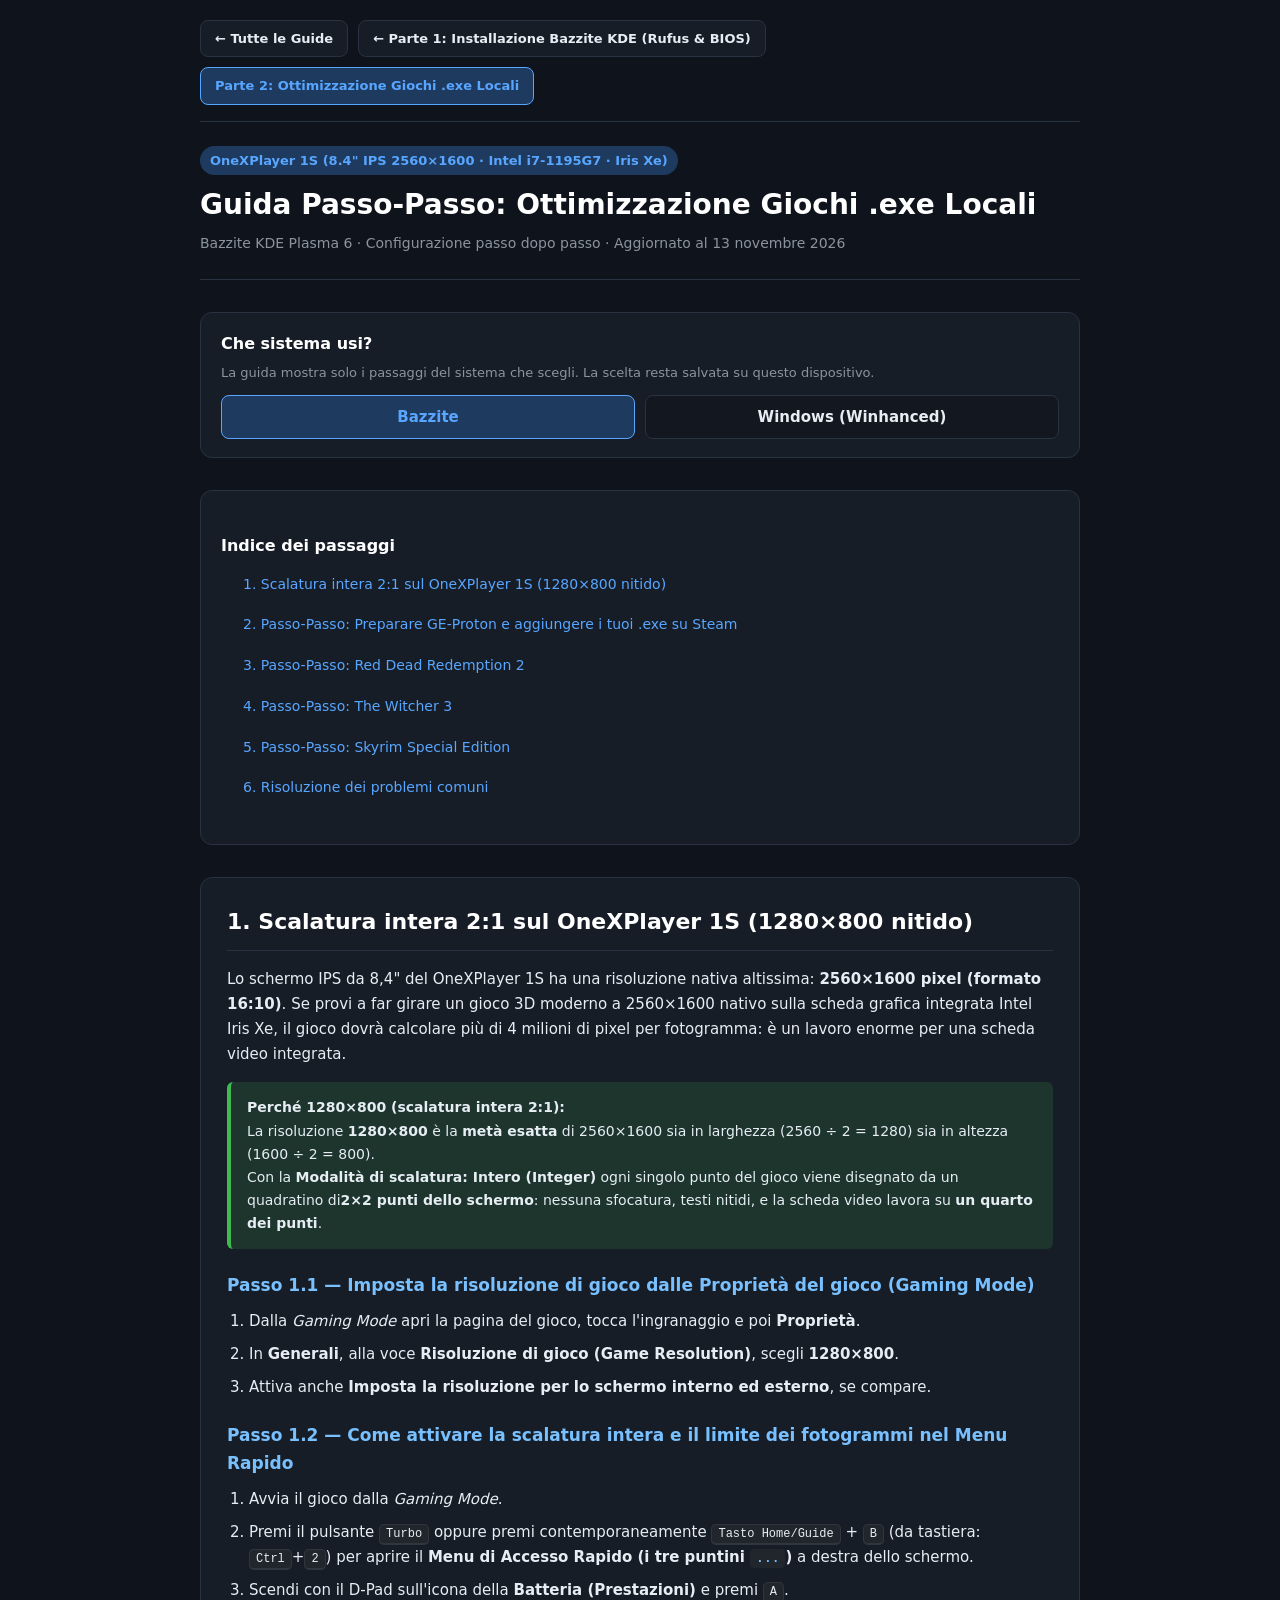
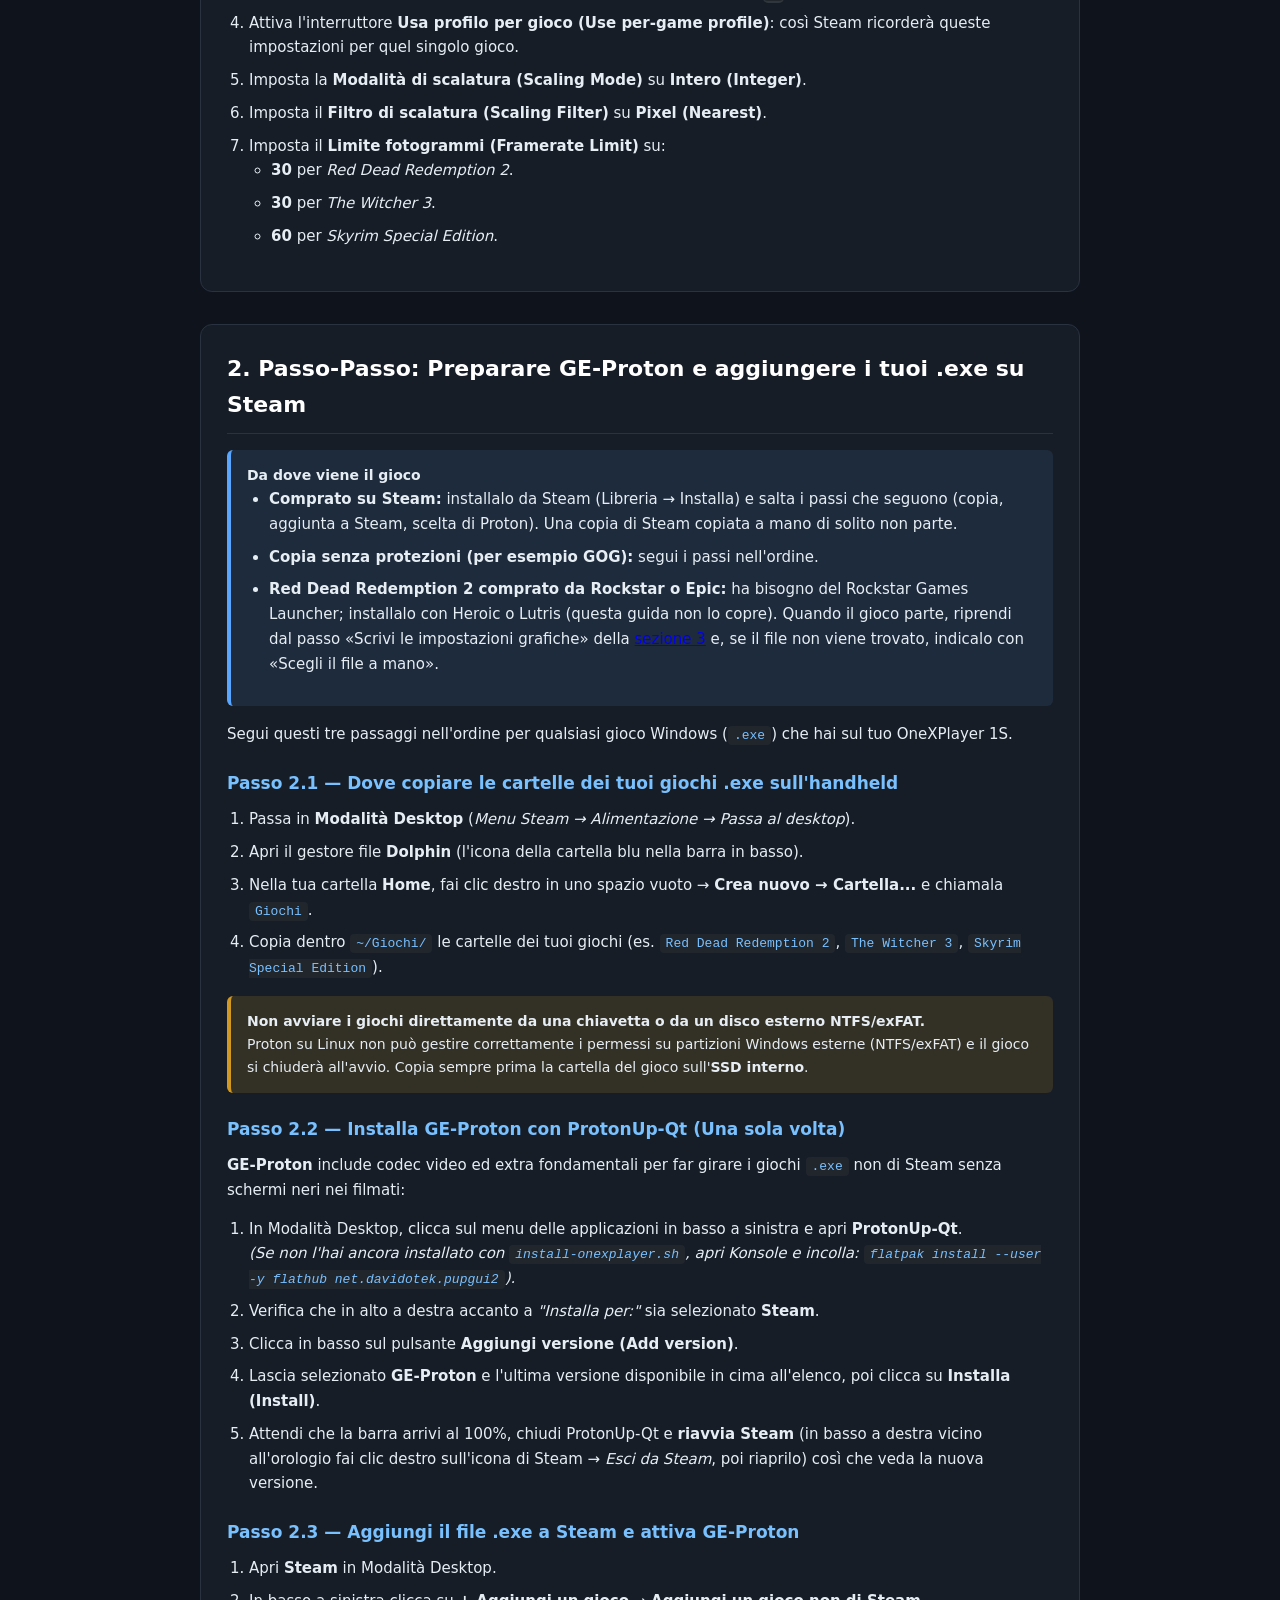
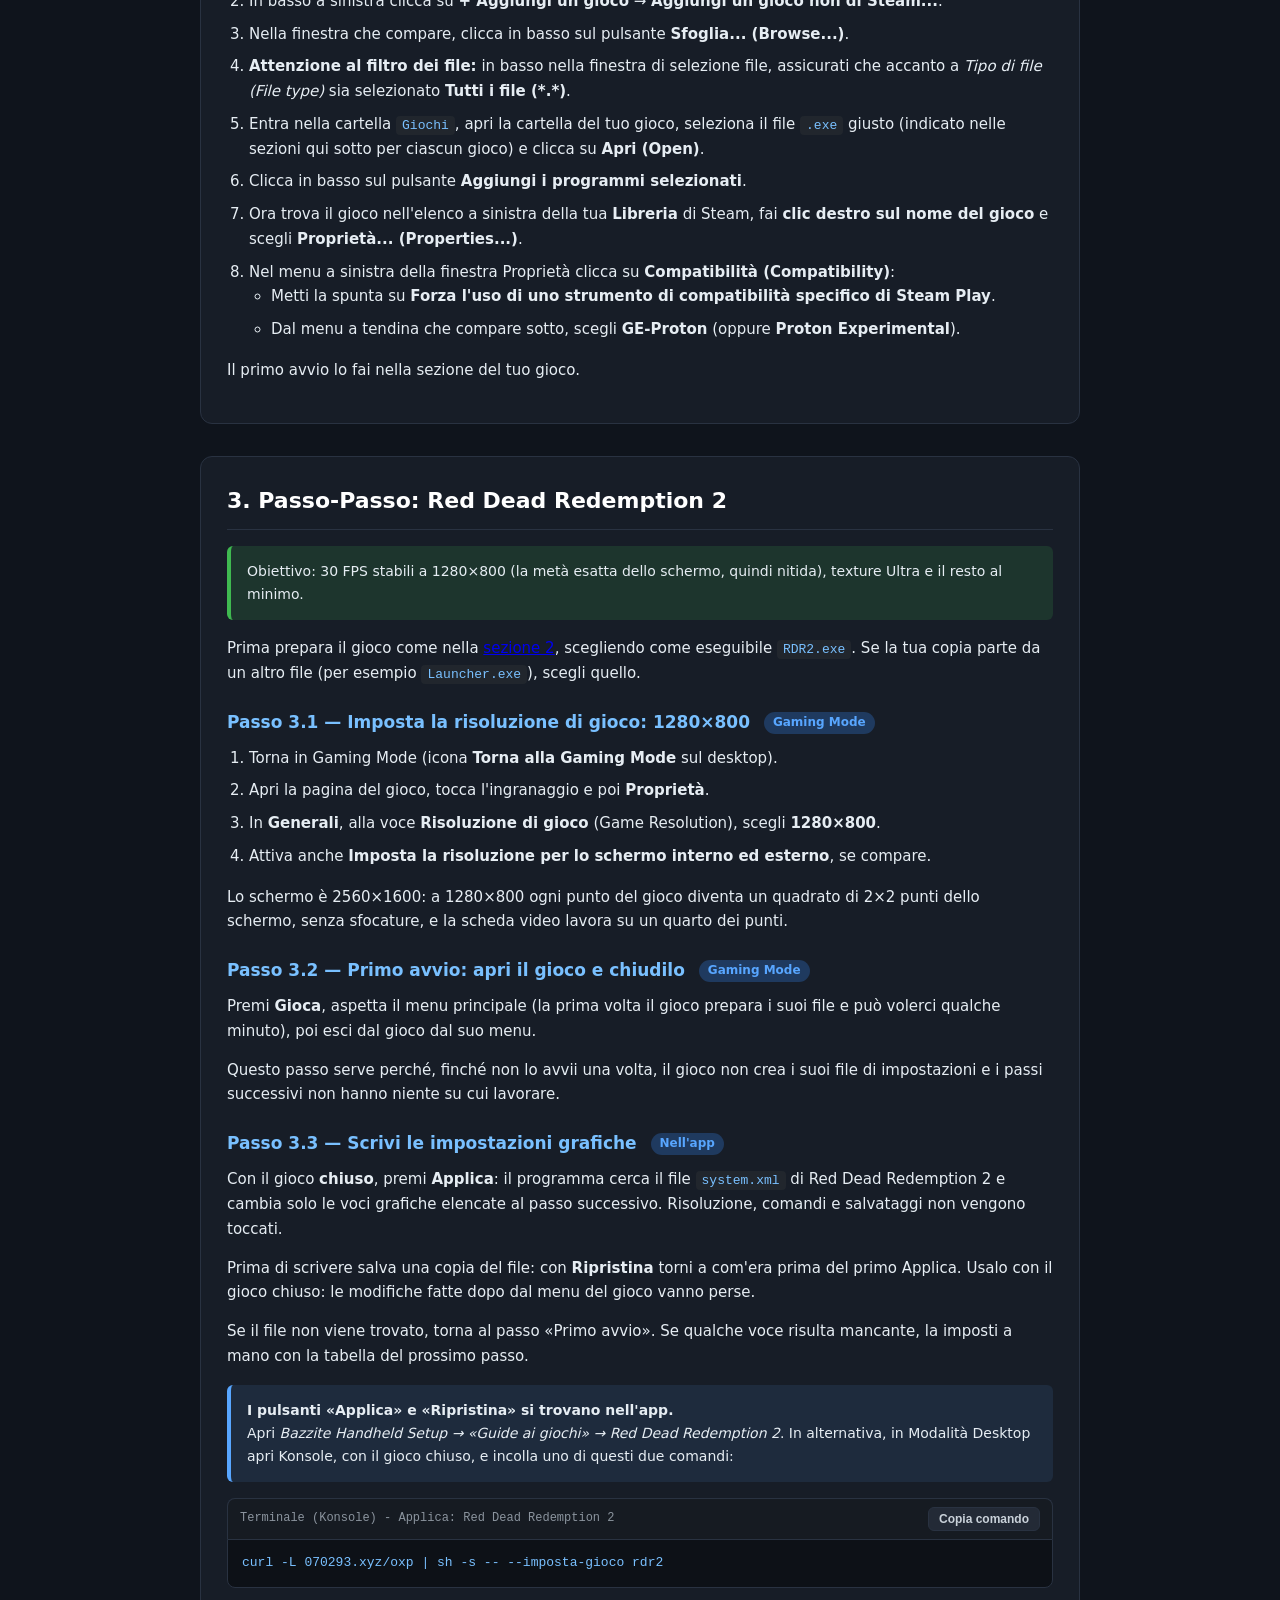
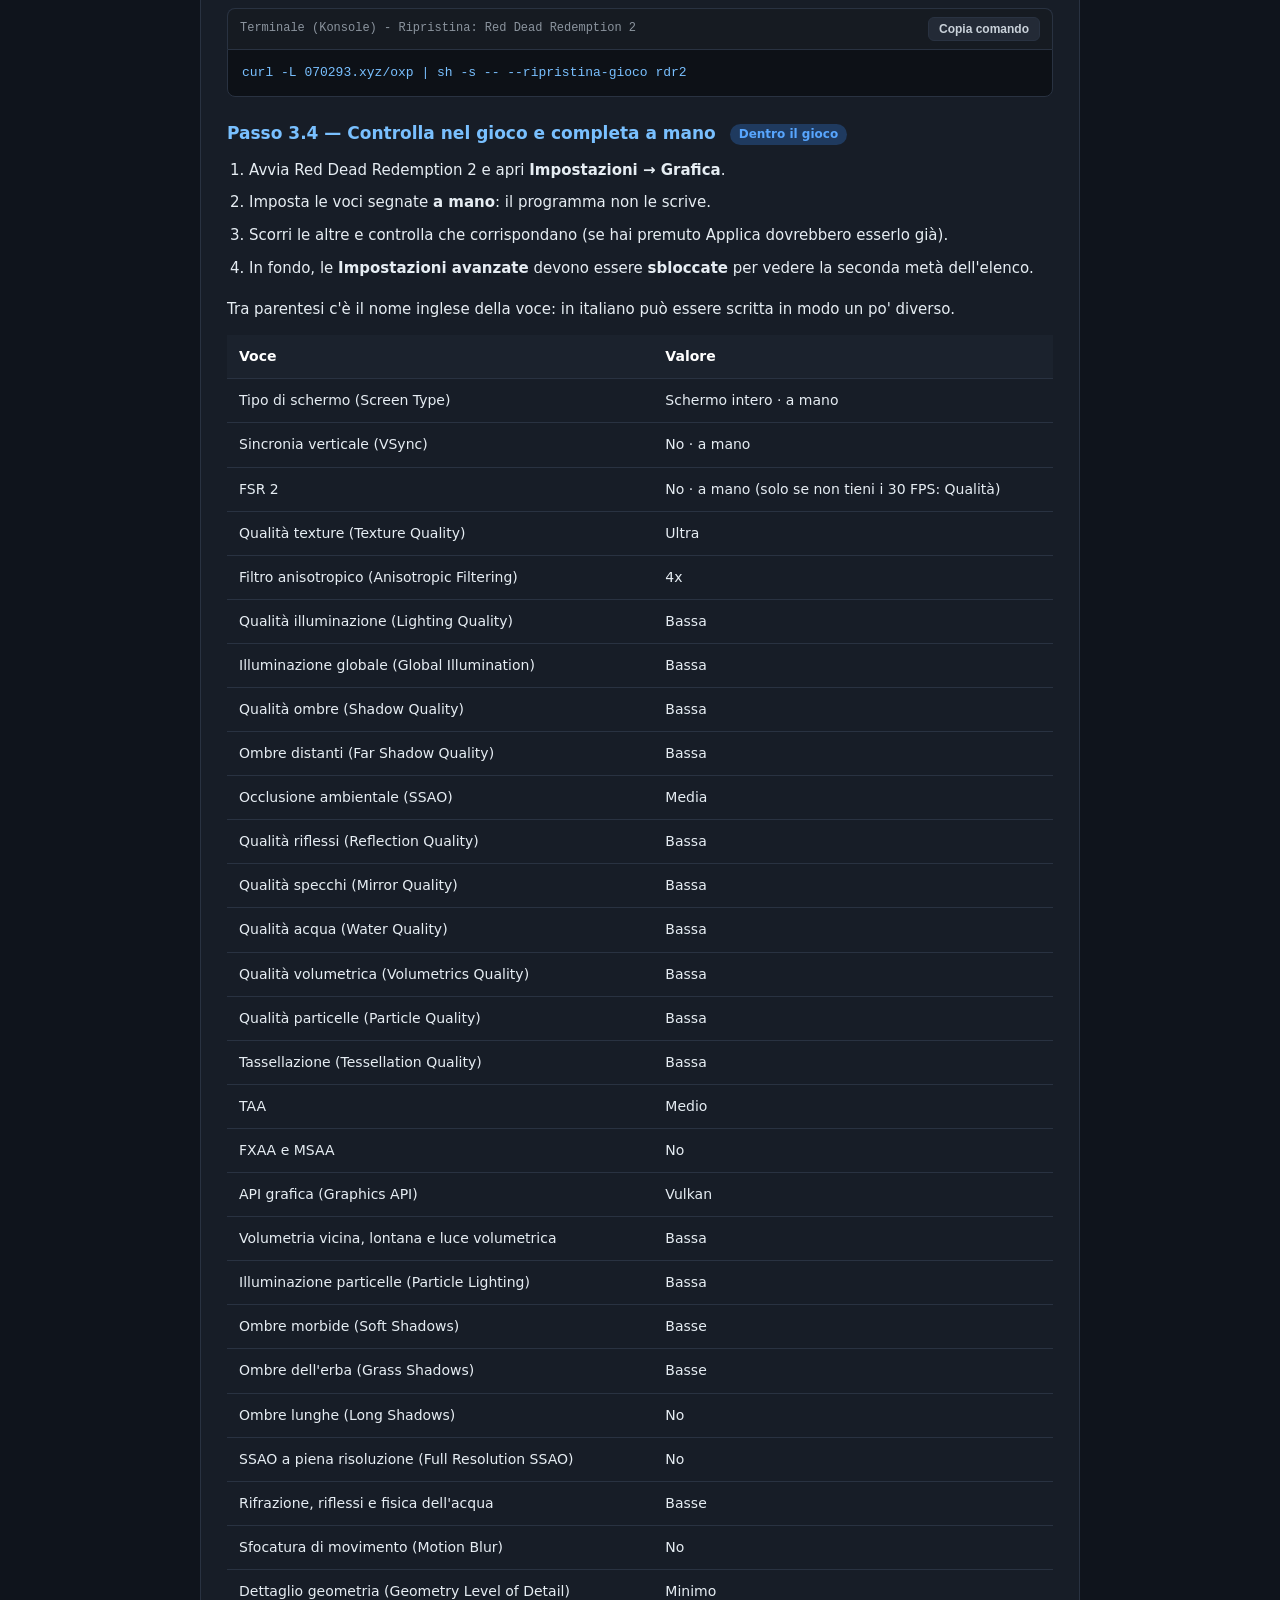
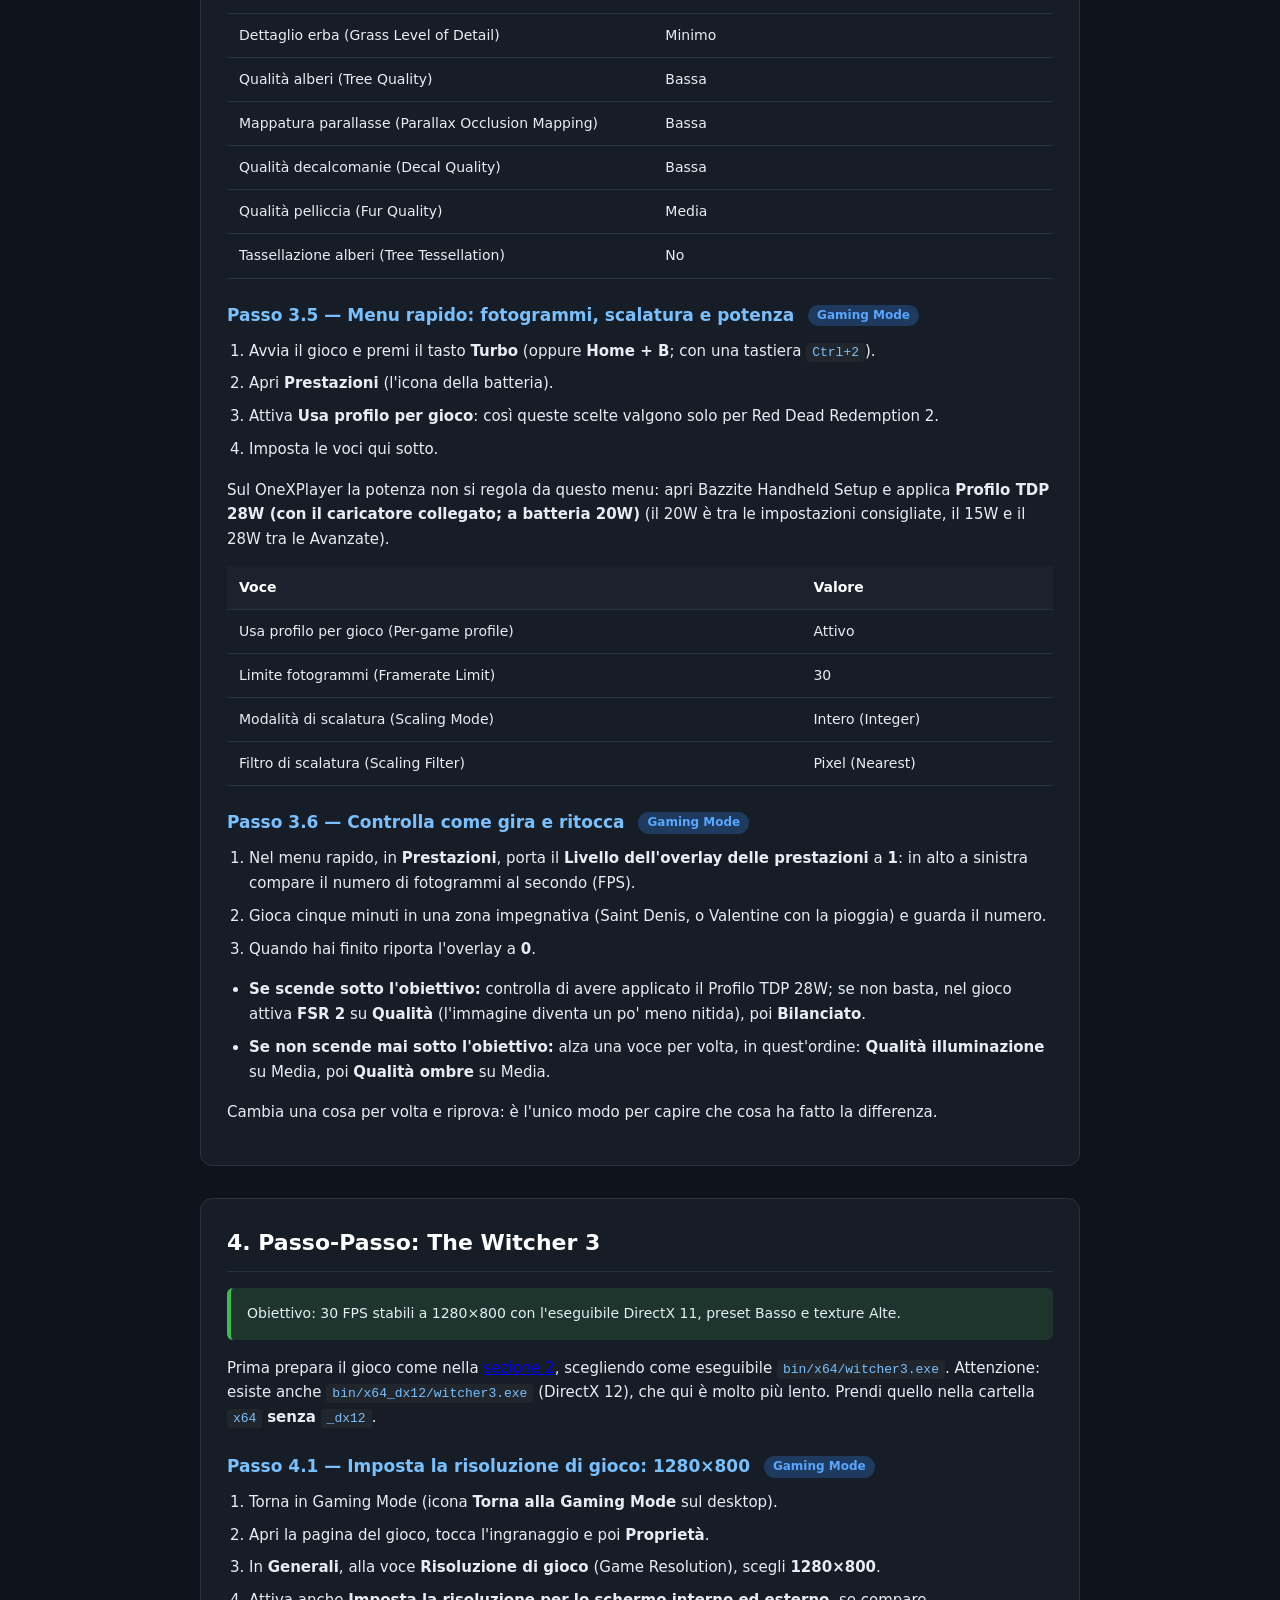
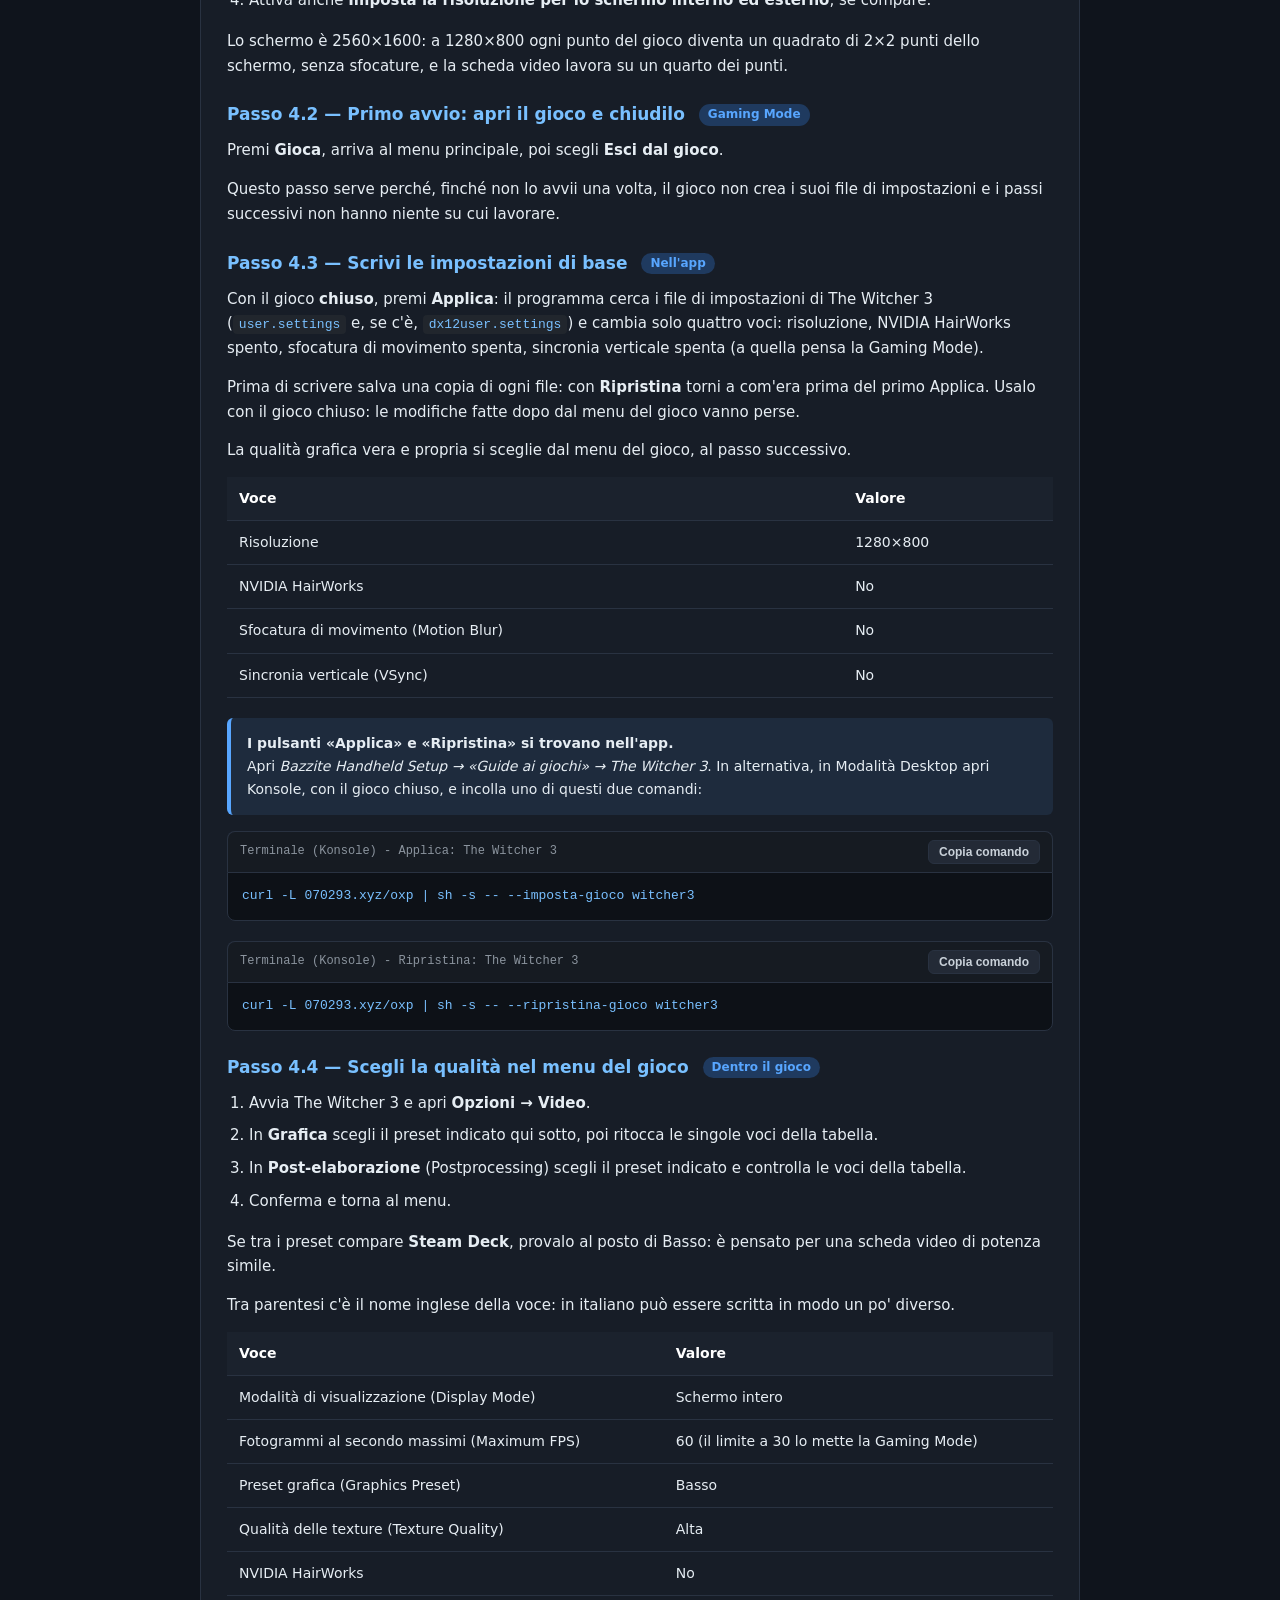
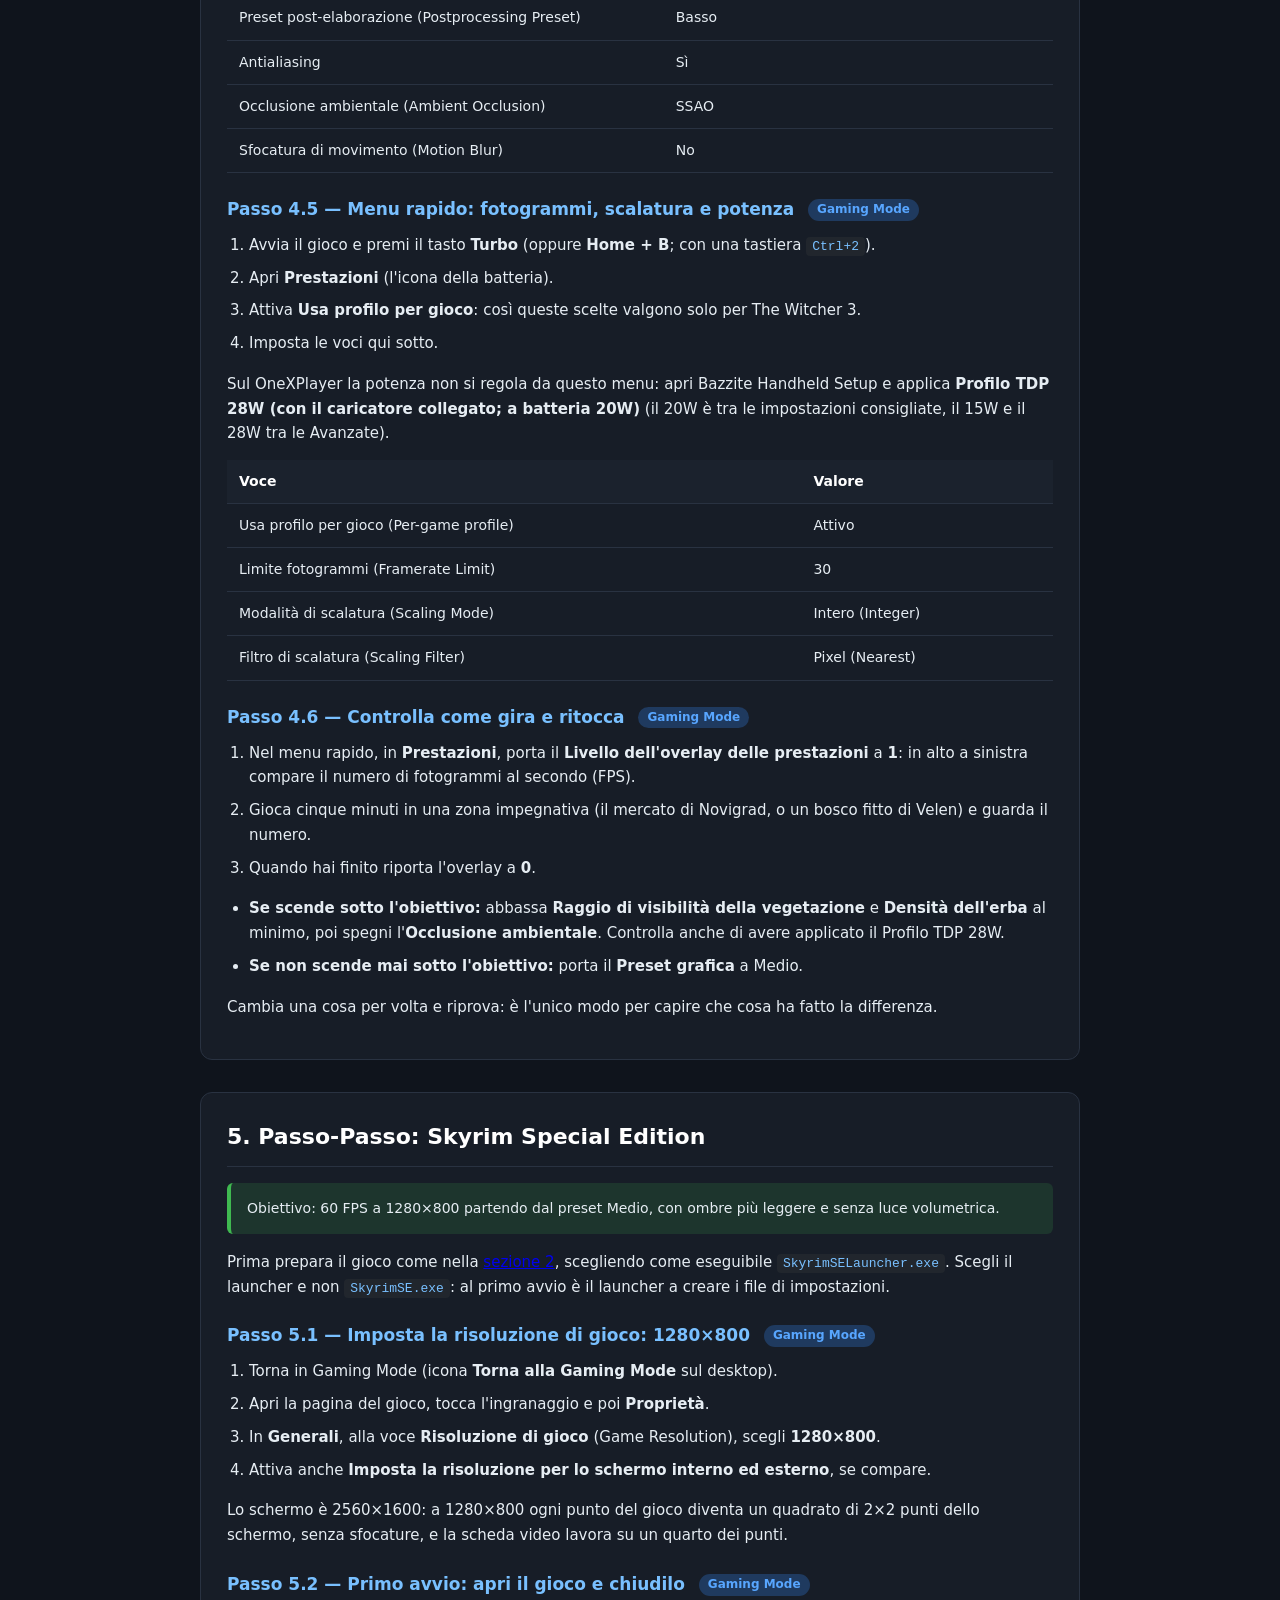
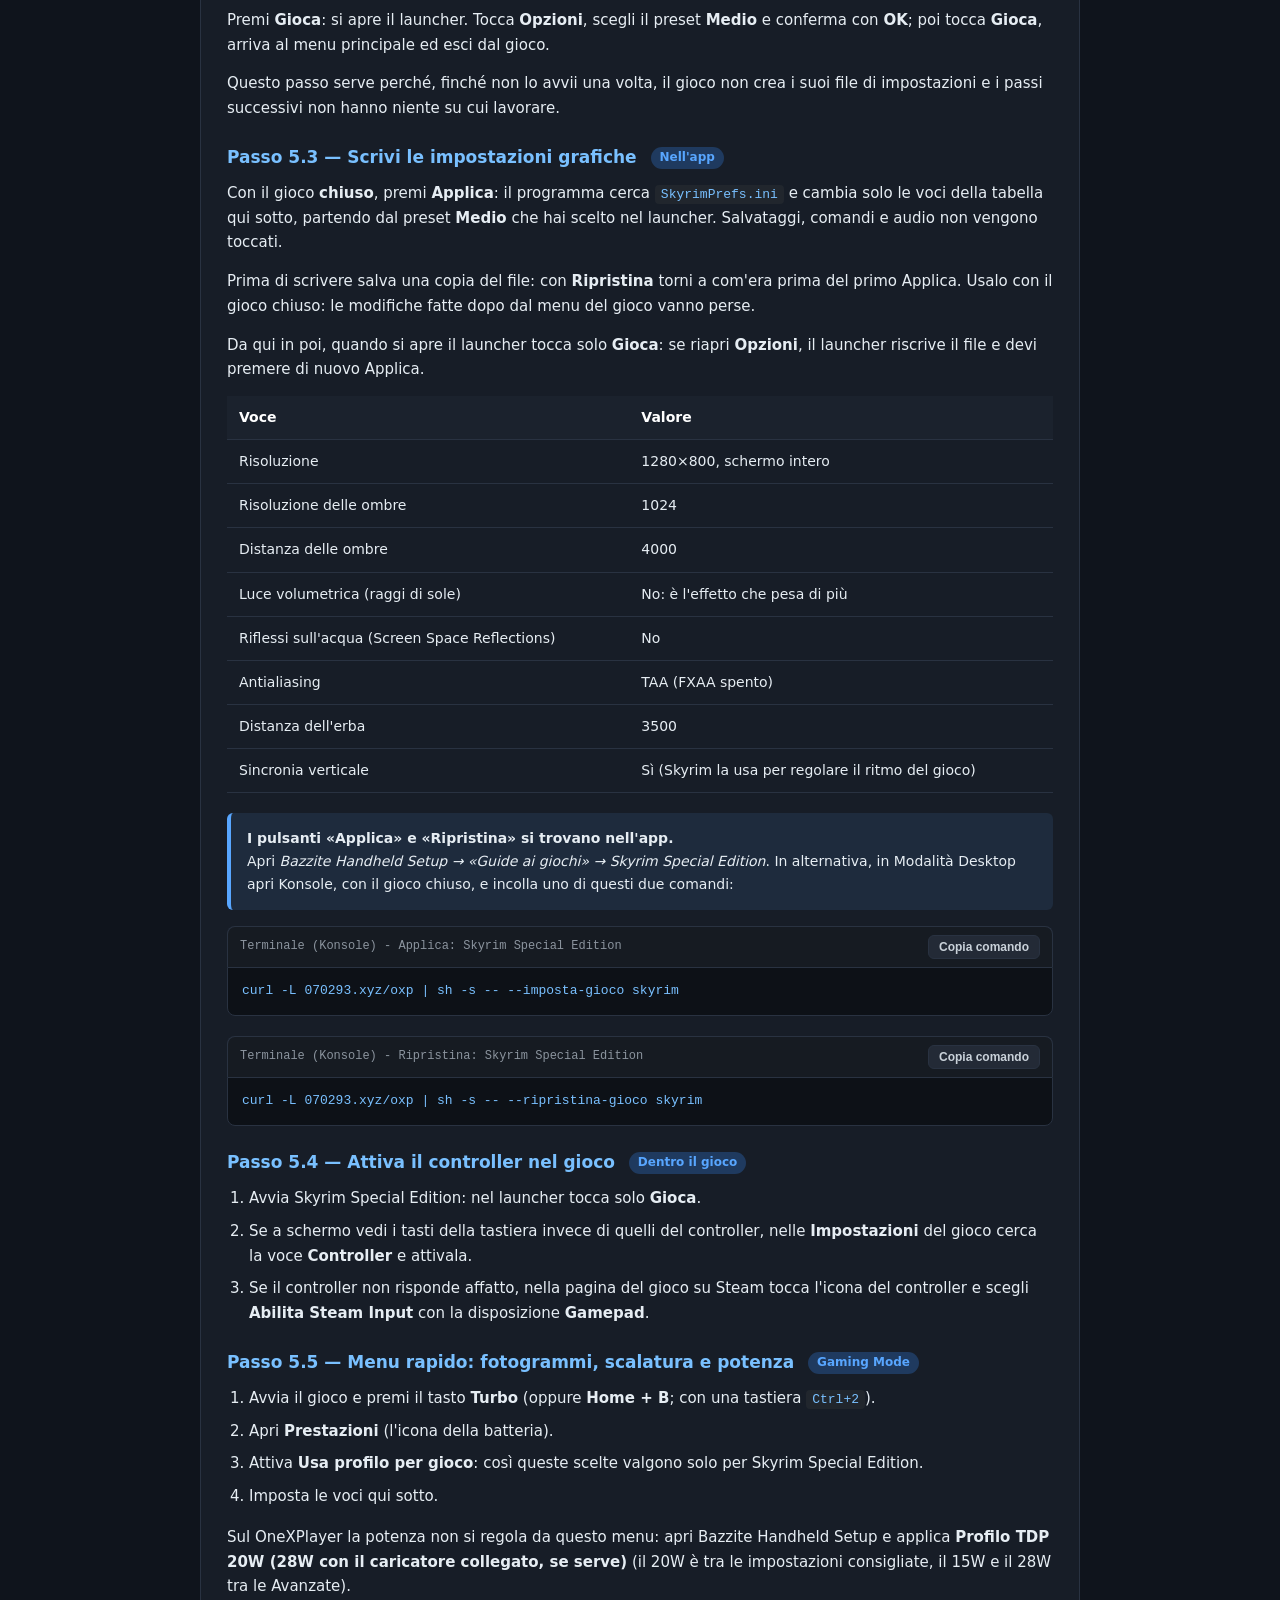
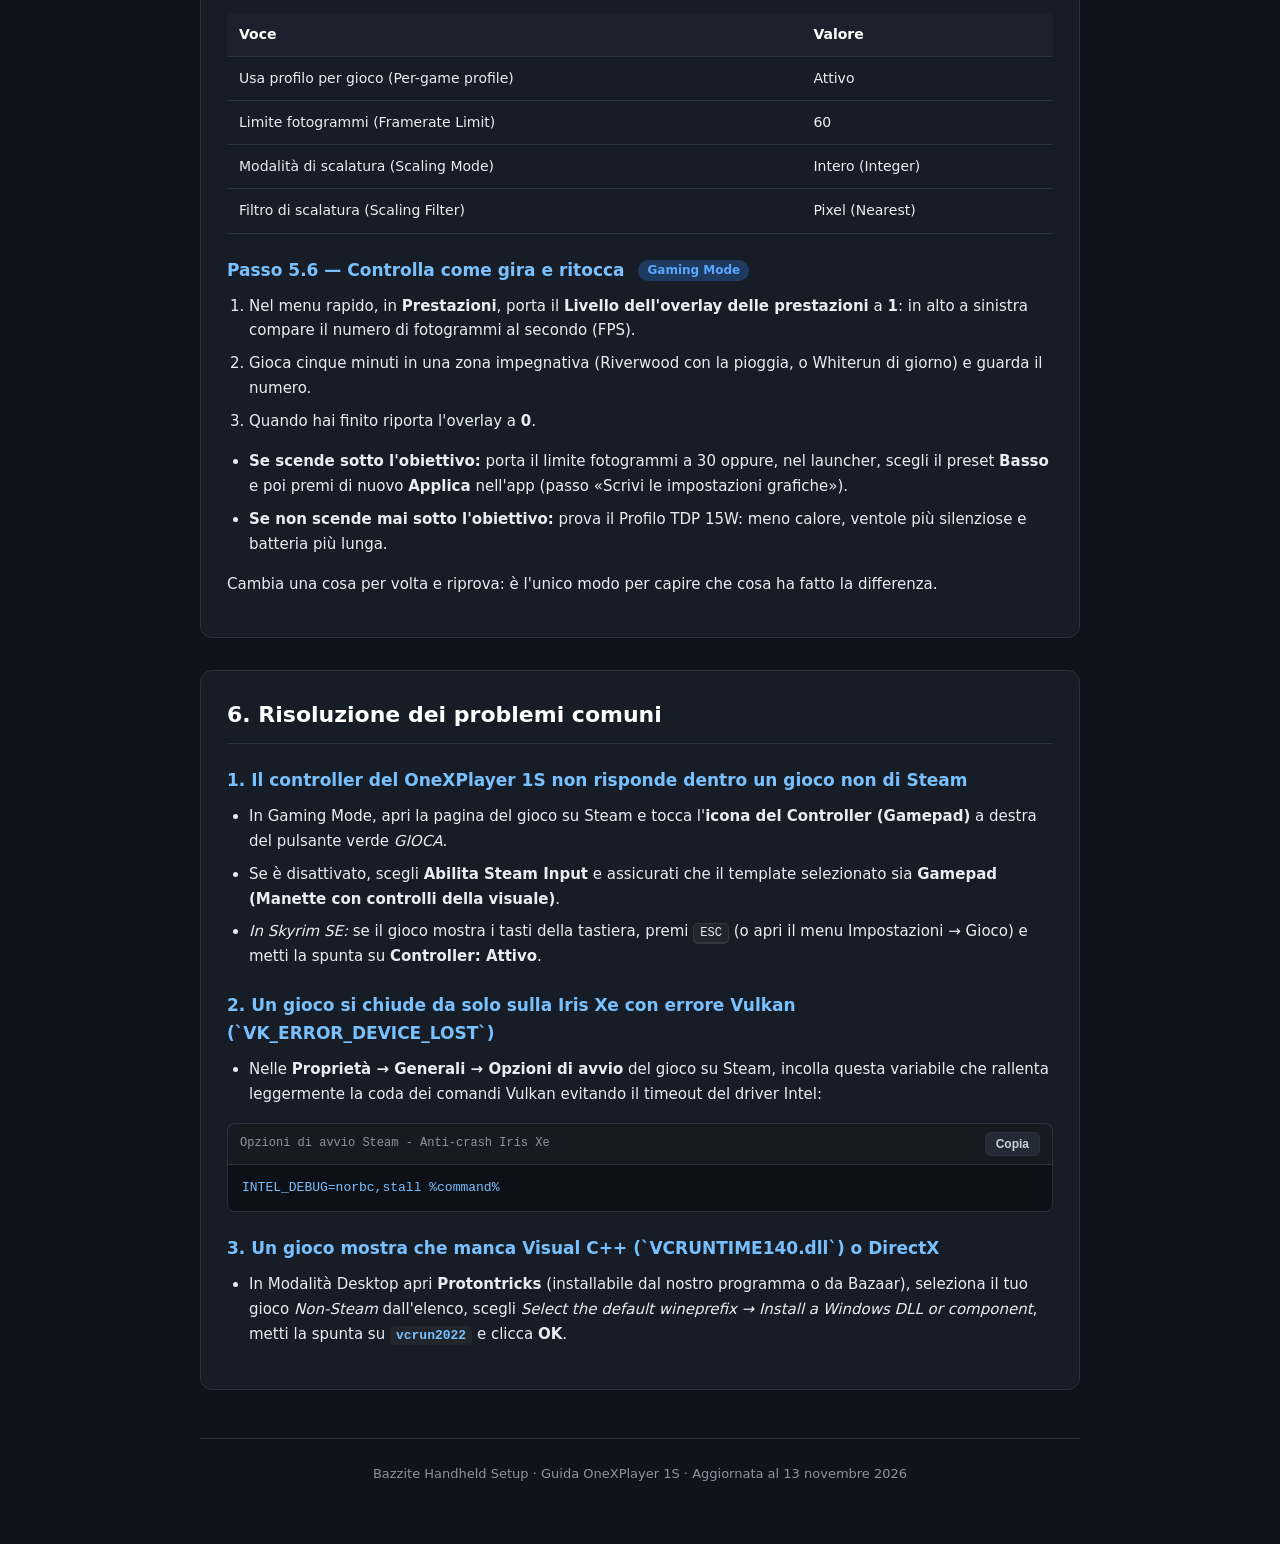
<file: guide/ottimizzazione_onexplayer_1s.html>
<!DOCTYPE html>
<html lang="it" data-sistema="bazzite">
<head>
    <meta charset="utf-8">
    <meta name="viewport" content="width=device-width, initial-scale=1">
    <title>Guida Passo-Passo Ottimizzazione Giochi .exe: OneXPlayer 1S | Bazzite KDE</title>
    <style>
        :root {
            --bg: #0f141c;
            --surface: #171d27;
            --surface-hover: #1f2735;
            --border: #293241;
            --text: #e6edf3;
            --text-muted: #8b949e;
            --accent: #58a6ff;
            --accent-green: #3fb950;
            --accent-orange: #d29922;
            --accent-red: #f85149;
            --code-bg: #0d1117;
            --font-sans: system-ui, -apple-system, Segoe UI, Roboto, Helvetica, Arial, sans-serif;
            --font-mono: ui-monospace, SFMono-Regular, SF Mono, Menlo, Consolas, Liberation Mono, monospace;
        }
        * { box-sizing: border-box; margin: 0; padding: 0; }
        body {
            background-color: var(--bg);
            color: var(--text);
            font-family: var(--font-sans);
            line-height: 1.65;
            padding: 20px 16px 60px 16px;
        }
        .container {
            max-width: 880px;
            margin: 0 auto;
        }
        .top-nav {
            display: flex;
            flex-wrap: wrap;
            gap: 10px;
            margin-bottom: 24px;
            padding-bottom: 16px;
            border-bottom: 1px solid var(--border);
        }
        .top-nav a {
            text-decoration: none;
            font-size: 13px;
            font-weight: 600;
            padding: 7px 14px;
            border-radius: 8px;
            border: 1px solid var(--border);
            background: var(--surface);
            color: var(--text);
            transition: all 0.2s;
        }
        .top-nav a:hover {
            border-color: var(--accent);
            background: var(--surface-hover);
        }
        .top-nav a.active {
            background: #1f3a5f;
            border-color: var(--accent);
            color: var(--accent);
        }
        header {
            margin-bottom: 32px;
            border-bottom: 1px solid var(--border);
            padding-bottom: 24px;
        }
        .badge {
            display: inline-block;
            background: #1f3a5f;
            color: var(--accent);
            font-size: 13px;
            font-weight: 600;
            padding: 4px 10px;
            border-radius: 20px;
            margin-bottom: 12px;
        }
        h1 {
            font-size: 28px;
            font-weight: 800;
            line-height: 1.25;
            margin-bottom: 10px;
            color: #ffffff;
        }
        .meta {
            font-size: 14px;
            color: var(--text-muted);
        }
        .nav-summary {
            background: var(--surface);
            border: 1px solid var(--border);
            border-radius: 12px;
            padding: 20px;
            margin-bottom: 32px;
        }
        .nav-summary h3 {
            font-size: 16px;
            margin-bottom: 12px;
            color: #fff;
        }
        .nav-summary ul {
            list-style: none;
            display: grid;
            gap: 8px;
        }
        .nav-summary a {
            color: var(--accent);
            text-decoration: none;
            font-weight: 500;
            font-size: 14px;
        }
        .nav-summary a:hover { text-decoration: underline; }
        .card {
            background: var(--surface);
            border: 1px solid var(--border);
            border-radius: 12px;
            padding: 26px;
            margin-bottom: 32px;
        }
        h2 {
            font-size: 22px;
            font-weight: 700;
            margin-bottom: 16px;
            color: #ffffff;
            padding-bottom: 10px;
            border-bottom: 1px solid var(--border);
        }
        h3 {
            font-size: 17px;
            font-weight: 700;
            margin: 22px 0 10px 0;
            color: #79c0ff;
        }
        p { margin-bottom: 14px; font-size: 15px; }
        ul, ol { margin-left: 22px; margin-bottom: 16px; }
        li { margin-bottom: 8px; font-size: 15px; }
        kbd {
            background: #21262d;
            border: 1px solid #30363d;
            border-bottom-width: 2px;
            border-radius: 5px;
            padding: 2px 6px;
            font-family: var(--font-mono);
            font-size: 12px;
            color: #e6edf3;
        }
        code {
            background: #21262d;
            padding: 2px 6px;
            border-radius: 4px;
            font-family: var(--font-mono);
            font-size: 13px;
            color: #79c0ff;
        }
        .alert {
            background: rgba(88, 166, 255, 0.1);
            border-left: 4px solid var(--accent);
            padding: 14px 16px;
            border-radius: 6px;
            margin: 16px 0;
            font-size: 14px;
        }
        .alert-warning {
            background: rgba(210, 153, 34, 0.15);
            border-left: 4px solid var(--accent-orange);
        }
        .alert-green {
            background: rgba(63, 185, 80, 0.15);
            border-left: 4px solid var(--accent-green);
        }
        .code-header {
            display: flex;
            justify-content: space-between;
            align-items: center;
            background: #161b22;
            border: 1px solid var(--border);
            border-bottom: none;
            border-radius: 8px 8px 0 0;
            padding: 8px 12px;
            font-size: 12px;
            color: var(--text-muted);
            font-family: var(--font-mono);
        }
        .btn-copy {
            background: #232a36;
            color: #c9d1d9;
            border: 1px solid var(--border);
            padding: 4px 10px;
            border-radius: 6px;
            font-size: 12px;
            cursor: pointer;
            font-weight: 600;
            transition: all 0.2s;
        }
        .btn-copy:hover {
            background: #2ea043;
            color: white;
            border-color: #2ea043;
        }
        pre {
            background: var(--code-bg);
            border: 1px solid var(--border);
            border-radius: 0 0 8px 8px;
            padding: 14px;
            overflow-x: auto;
            margin-bottom: 20px;
            font-family: var(--font-mono);
            font-size: 13px;
            color: #79c0ff;
            line-height: 1.45;
        }
        pre code {
            background: transparent;
            padding: 0;
            color: inherit;
        }
        .table-responsive {
            overflow-x: auto;
            margin-bottom: 20px;
        }
        table {
            width: 100%;
            border-collapse: collapse;
            font-size: 14px;
            text-align: left;
        }
        th, td {
            padding: 10px 12px;
            border-bottom: 1px solid var(--border);
        }
        th { background: #1b222d; color: #fff; font-weight: 600; }
        .tag-ok { color: var(--accent-green); font-weight: 600; }
        .tag-warn { color: var(--accent-orange); font-weight: 600; }
        .dove {
            display: inline-block;
            margin-left: 8px;
            padding: 1px 9px;
            border-radius: 20px;
            background: #1f3a5f;
            color: var(--accent);
            font-size: 12px;
            font-weight: 600;
            vertical-align: middle;
        }
        footer {
            text-align: center;
            font-size: 13px;
            color: var(--text-muted);
            margin-top: 48px;
            border-top: 1px solid var(--border);
            padding-top: 24px;
        }

        /* Scelta del sistema: Bazzite o Windows (Winhanced) */
        [data-sistema="bazzite"] .solo-windows { display: none !important; }
        [data-sistema="windows"] .solo-bazzite { display: none !important; }
        .selettore {
            background: var(--surface);
            border: 1px solid var(--border);
            border-radius: 12px;
            padding: 18px 20px;
            margin-bottom: 32px;
        }
        .selettore-titolo {
            font-size: 16px;
            font-weight: 700;
            color: #fff;
            margin-bottom: 4px;
        }
        .selettore-nota {
            font-size: 13px;
            color: var(--text-muted);
            margin-bottom: 12px;
        }
        .selettore-pulsanti {
            display: flex;
            flex-wrap: wrap;
            gap: 10px;
        }
        .selettore-pulsanti button {
            flex: 1 1 160px;
            min-height: 44px;
            padding: 10px 16px;
            border-radius: 8px;
            border: 1px solid var(--border);
            background: #121720;
            color: var(--text);
            font-family: inherit;
            font-size: 15px;
            font-weight: 600;
            cursor: pointer;
            transition: all 0.2s;
        }
        .selettore-pulsanti button:hover { border-color: var(--accent); }
        .selettore-pulsanti button:focus-visible { outline: 2px solid var(--accent); outline-offset: 2px; }
        .selettore-pulsanti button[aria-pressed="true"] {
            background: #1f3a5f;
            border-color: var(--accent);
            color: var(--accent);
        }
    </style>
    <script>
    /* Sceglie il sistema prima del disegno: ?sistema=, àncora che finisce per -windows, scelta salvata, sistema del dispositivo. */
    (function () {
        var sistema = "";
        try {
            var q = new URLSearchParams(location.search).get("sistema");
            if (q === "windows" || q === "bazzite") sistema = q;
        } catch (e) {}
        if (!sistema && /-windows$/.test(location.hash)) sistema = "windows";
        if (!sistema) {
            try {
                var s = localStorage.getItem("guida-sistema");
                if (s === "windows" || s === "bazzite") sistema = s;
            } catch (e) {}
        }
        if (!sistema) sistema = /Windows/.test(navigator.userAgent) ? "windows" : "bazzite";
        document.documentElement.dataset.sistema = sistema;
    })();
    </script>
</head>
<body>

<div class="container">

    <nav class="top-nav">
        <a href="index.html">&#8592; Tutte le Guide</a>
        <a href="installazione_onexplayer_1s.html" class="solo-bazzite">&#8592; Parte 1: Installazione Bazzite KDE (Rufus &amp; BIOS)</a>
        <a href="ottimizzazione_onexplayer_1s.html" class="active">Parte 2: Ottimizzazione Giochi .exe Locali</a>
    </nav>

    <header>
        <span class="badge">OneXPlayer 1S (8.4" IPS 2560×1600 · Intel i7-1195G7 · Iris Xe)</span>
        <h1>Guida Passo-Passo: Ottimizzazione Giochi .exe Locali</h1>
        <div class="meta">
            <span class="solo-bazzite">Bazzite KDE Plasma 6 · Configurazione passo dopo passo · Aggiornato al 13 novembre 2026</span>
            <span class="solo-windows">Windows con Winhanced · Configurazione passo dopo passo · Aggiornato al 14 novembre 2026</span>
        </div>
    </header>

    <div class="selettore" role="group" aria-labelledby="selettore-titolo">
        <p class="selettore-titolo" id="selettore-titolo">Che sistema usi?</p>
        <p class="selettore-nota">La guida mostra solo i passaggi del sistema che scegli. La scelta resta salvata su questo dispositivo.</p>
        <div class="selettore-pulsanti">
            <button type="button" data-sistema="bazzite" aria-pressed="true">Bazzite</button>
            <button type="button" data-sistema="windows" aria-pressed="false">Windows (Winhanced)</button>
        </div>
    </div>

    <div class="nav-summary">
        <h3>Indice dei passaggi</h3>
        <ul class="solo-bazzite">
            <li><a href="#intro">1. Scalatura intera 2:1 sul OneXPlayer 1S (1280×800 nitido)</a></li>
            <li><a href="#come-avviare">2. Passo-Passo: Preparare GE-Proton e aggiungere i tuoi .exe su Steam</a></li>
            <li><a href="#rdr2">3. Passo-Passo: Red Dead Redemption 2</a></li>
            <li><a href="#witcher3">4. Passo-Passo: The Witcher 3</a></li>
            <li><a href="#skyrim">5. Passo-Passo: Skyrim Special Edition</a></li>
            <li><a href="#problemi">6. Risoluzione dei problemi comuni</a></li>
        </ul>
        <ul class="solo-windows">
            <li><a href="#intro-windows">1. Winhanced: risoluzione, Limite FPS e potenza sul OneXPlayer 1S</a></li>
            <li><a href="#come-avviare-windows">2. Preparare i tuoi .exe su Windows con Winhanced</a></li>
            <li><a href="#rdr2-windows">3. Passo-Passo: Red Dead Redemption 2</a></li>
            <li><a href="#witcher3-windows">4. Passo-Passo: The Witcher 3</a></li>
            <li><a href="#skyrim-windows">5. Passo-Passo: Skyrim Special Edition</a></li>
            <li><a href="#problemi-windows">6. Risoluzione dei problemi comuni su Windows</a></li>
        </ul>
    </div>

    <!-- SEZIONE 1: SCALING -->
    <section id="intro" class="card solo-bazzite">
        <h2>1. Scalatura intera 2:1 sul OneXPlayer 1S (1280×800 nitido)</h2>
        <p>Lo schermo IPS da 8,4" del OneXPlayer 1S ha una risoluzione nativa altissima: <strong>2560×1600 pixel (formato 16:10)</strong>. Se provi a far girare un gioco 3D moderno a 2560×1600 nativo sulla scheda grafica integrata Intel Iris Xe, il gioco dovrà calcolare più di 4 milioni di pixel per fotogramma: è un lavoro enorme per una scheda video integrata.</p>

        <div class="alert alert-green">
            <strong>Perché 1280×800 (scalatura intera 2:1):</strong><br>
            La risoluzione <strong>1280×800</strong> è la <strong>metà esatta</strong> di 2560×1600 sia in larghezza (2560 ÷ 2 = 1280) sia in altezza (1600 ÷ 2 = 800).<br>
            Con la <strong>Modalità di scalatura: Intero (Integer)</strong> ogni singolo punto del gioco viene disegnato da un quadratino di<strong>2×2 punti dello schermo</strong>: nessuna sfocatura, testi nitidi, e la scheda video lavora su <strong>un quarto dei punti</strong>.
        </div>

        <h3>Passo 1.1 — Imposta la risoluzione di gioco dalle Proprietà del gioco (Gaming Mode)</h3>
        <ol>
            <li>Dalla <em>Gaming Mode</em> apri la pagina del gioco, tocca l'ingranaggio e poi <strong>Proprietà</strong>.</li>
            <li>In <strong>Generali</strong>, alla voce <strong>Risoluzione di gioco (Game Resolution)</strong>, scegli <strong>1280×800</strong>.</li>
            <li>Attiva anche <strong>Imposta la risoluzione per lo schermo interno ed esterno</strong>, se compare.</li>
        </ol>

        <h3>Passo 1.2 — Come attivare la scalatura intera e il limite dei fotogrammi nel Menu Rapido</h3>
        <ol>
            <li>Avvia il gioco dalla <em>Gaming Mode</em>.</li>
            <li>Premi il pulsante <kbd>Turbo</kbd> oppure premi contemporaneamente <kbd>Tasto Home/Guide</kbd> + <kbd>B</kbd> (da tastiera: <kbd>Ctrl</kbd>+<kbd>2</kbd>) per aprire il <strong>Menu di Accesso Rapido (i tre puntini <code>...</code>)</strong> a destra dello schermo.</li>
            <li>Scendi con il D-Pad sull'icona della <strong>Batteria (Prestazioni)</strong> e premi <kbd>A</kbd>.</li>
            <li>Attiva l'interruttore <strong>Usa profilo per gioco (Use per-game profile)</strong>: così Steam ricorderà queste impostazioni per quel singolo gioco.</li>
            <li>Imposta la <strong>Modalità di scalatura (Scaling Mode)</strong> su <strong>Intero (Integer)</strong>.</li>
            <li>Imposta il <strong>Filtro di scalatura (Scaling Filter)</strong> su <strong>Pixel (Nearest)</strong>.</li>
            <li>Imposta il <strong>Limite fotogrammi (Framerate Limit)</strong> su:
                <ul>
                    <li><strong>30</strong> per <em>Red Dead Redemption 2</em>.</li>
                    <li><strong>30</strong> per <em>The Witcher 3</em>.</li>
                    <li><strong>60</strong> per <em>Skyrim Special Edition</em>.</li>
                </ul>
            </li>
        </ol>
    </section>

    <!-- SEZIONE 1 (WINDOWS): WINHANCED -->
    <section id="intro-windows" class="card solo-windows">
        <h2>1. Winhanced: risoluzione, Limite FPS e potenza sul OneXPlayer 1S</h2>
        <p>Su Windows avvii i giochi con <strong>Winhanced</strong>. Durante il gioco ha l'<strong>HUD di Winhanced</strong> (un widget della Xbox Game Bar) con queste voci: <strong>TDP (watt)</strong>, <strong>Risoluzione nel gioco</strong>, <strong>Frequenza di aggiornamento</strong> e <strong>Limite FPS</strong>. Winhanced tiene tre profili per ogni gioco, «Collegato», «Batteria» ed «eGPU», e passa dall'uno all'altro da solo.</p>

        <div class="alert alert-green">
            <strong>Perché 1280×800:</strong><br>
            Lo schermo del OneXPlayer 1S è 2560×1600. La risoluzione <strong>1280×800</strong> è la <strong>metà esatta</strong> sia in larghezza sia in altezza: ogni punto del gioco viene disegnato da un quadratino di <strong>2×2 punti dello schermo</strong> (scalatura intera), senza sfocature, e la scheda video lavora su <strong>un quarto dei punti</strong>.
        </div>

        <h3>Passo 1.1 — Apri l'HUD di Winhanced durante il gioco</h3>
        <ol>
            <li>Avvia un gioco da Winhanced.</li>
            <li>Apri l'HUD di Winhanced premendo insieme <kbd>Select</kbd> + <kbd>Start</kbd>. In alternativa, da tastiera, <kbd>Win</kbd>+<kbd>G</kbd> apre la Xbox Game Bar, dove l'HUD è un widget.</li>
            <li>Nell'HUD cerca le voci <strong>TDP (watt)</strong>, <strong>Risoluzione nel gioco</strong>, <strong>Frequenza di aggiornamento</strong> e <strong>Limite FPS</strong>.</li>
            <li>Attiva l'interruttore <strong>Usa profilo per gioco</strong>: così le scelte valgono solo per quel gioco.</li>
        </ol>
        <p>Le etichette possono cambiare con la versione di Winhanced: se un nome è un po' diverso, cerca la voce che significa la stessa cosa.</p>

        <h3>Passo 1.2 — Risoluzione e Limite FPS</h3>
        <ol>
            <li>Nell'HUD, alla voce <strong>Risoluzione nel gioco</strong>, scegli <strong>1280×800</strong>.</li>
            <li>Imposta il <strong>Limite FPS</strong>:
                <ul>
                    <li><strong>30</strong> per <em>Red Dead Redemption 2</em>.</li>
                    <li><strong>The Witcher 3</strong>: lascia <strong>FPS illimitati</strong> nell'HUD, perché il limite a 30 si mette direttamente nel menu del gioco.</li>
                    <li><strong>60</strong> per <em>Skyrim Special Edition</em>.</li>
                </ul>
            </li>
        </ol>

        <h3>Passo 1.3 — Potenza</h3>
        <ol>
            <li>Prima attiva l'opzione <strong>Attiva il controllo del dispositivo di Winhanced</strong>, nelle impostazioni di Winhanced: senza questa opzione TDP e ventola non si regolano.</li>
            <li>Se nell'HUD trovi la voce <strong>TDP (watt)</strong>, imposta <strong>28 W</strong> nel profilo «Collegato» e <strong>20 W</strong> nel profilo «Batteria».</li>
            <li>Winhanced regola la potenza solo sui dispositivi che supporta, e sul OneXPlayer 1S non è provato: se la voce non c'è, usa lo strumento del produttore.</li>
        </ol>
        <div class="alert alert-warning">
            <strong>Potenza e Limite FPS da un solo programma.</strong><br>
            Non regolare mai la stessa cosa da due programmi insieme. Winhanced installa e usa da sé <strong>RivaTuner Statistics Server (RTSS)</strong>: non chiuderlo e non disinstallarlo. Senza RTSS, avvisa Winhanced, il controllo del TDP e le funzioni dell'overlay non funzionano. Se il <strong>Limite FPS</strong> non ha effetto, usa il limite di fotogrammi nelle opzioni del gioco, dove c'è.
        </div>

        <h3>Passo 1.4 — Facoltativo: scalatura intera più nitida</h3>
        <p>Se nel tuo driver c'è, apri <strong>Intel Graphics Command Center</strong>, sezione <strong>Schermo</strong>, e cerca la voce <strong>«Retro Scaling»</strong>: serve a ottenere la scalatura intera, cioè la resa nitida a 1280×800.</p>
    </section>

    <!-- SEZIONE 2: AGGIUNTA EXE PASSO-PASSO -->
    <section id="come-avviare" class="card solo-bazzite">
        <h2>2. Passo-Passo: Preparare GE-Proton e aggiungere i tuoi .exe su Steam</h2>
        <div class="alert">
            <strong>Da dove viene il gioco</strong>
            <ul>
                <li><strong>Comprato su Steam:</strong> installalo da Steam (Libreria → Installa) e salta i passi che seguono (copia, aggiunta a Steam, scelta di Proton). Una copia di Steam copiata a mano di solito non parte.</li>
                <li><strong>Copia senza protezioni (per esempio GOG):</strong> segui i passi nell'ordine.</li>
                <li><strong>Red Dead Redemption 2 comprato da Rockstar o Epic:</strong> ha bisogno del Rockstar Games Launcher; installalo con Heroic o Lutris (questa guida non lo copre). Quando il gioco parte, riprendi dal passo «Scrivi le impostazioni grafiche» della <a href="#rdr2">sezione 3</a> e, se il file non viene trovato, indicalo con «Scegli il file a mano».</li>
            </ul>
        </div>
        <p>Segui questi tre passaggi nell'ordine per qualsiasi gioco Windows (<code>.exe</code>) che hai sul tuo OneXPlayer 1S.</p>

        <h3>Passo 2.1 — Dove copiare le cartelle dei tuoi giochi .exe sull'handheld</h3>
        <ol>
            <li>Passa in <strong>Modalità Desktop</strong> (<em>Menu Steam → Alimentazione → Passa al desktop</em>).</li>
            <li>Apri il gestore file <strong>Dolphin</strong> (l'icona della cartella blu nella barra in basso).</li>
            <li>Nella tua cartella <strong>Home</strong>, fai clic destro in uno spazio vuoto → <strong>Crea nuovo → Cartella...</strong> e chiamala <code>Giochi</code>.</li>
            <li>Copia dentro <code>~/Giochi/</code> le cartelle dei tuoi giochi (es. <code>Red Dead Redemption 2</code>, <code>The Witcher 3</code>, <code>Skyrim Special Edition</code>).</li>
        </ol>
        <div class="alert alert-warning">
            <strong>Non avviare i giochi direttamente da una chiavetta o da un disco esterno NTFS/exFAT.</strong><br>
            Proton su Linux non può gestire correttamente i permessi su partizioni Windows esterne (NTFS/exFAT) e il gioco si chiuderà all'avvio. Copia sempre prima la cartella del gioco sull'<strong>SSD interno</strong>.
        </div>

        <h3>Passo 2.2 — Installa GE-Proton con ProtonUp-Qt (Una sola volta)</h3>
        <p><strong>GE-Proton</strong> include codec video ed extra fondamentali per far girare i giochi <code>.exe</code> non di Steam senza schermi neri nei filmati:</p>
        <ol>
            <li>In Modalità Desktop, clicca sul menu delle applicazioni in basso a sinistra e apri <strong>ProtonUp-Qt</strong>.<br>
            <em>(Se non l'hai ancora installato con <code>install-onexplayer.sh</code>, apri Konsole e incolla: <code>flatpak install --user -y flathub net.davidotek.pupgui2</code>).</em></li>
            <li>Verifica che in alto a destra accanto a <em>"Installa per:"</em> sia selezionato <strong>Steam</strong>.</li>
            <li>Clicca in basso sul pulsante <strong>Aggiungi versione (Add version)</strong>.</li>
            <li>Lascia selezionato <strong>GE-Proton</strong> e l'ultima versione disponibile in cima all'elenco, poi clicca su <strong>Installa (Install)</strong>.</li>
            <li>Attendi che la barra arrivi al 100%, chiudi ProtonUp-Qt e <strong>riavvia Steam</strong> (in basso a destra vicino all'orologio fai clic destro sull'icona di Steam → <em>Esci da Steam</em>, poi riaprilo) così che veda la nuova versione.</li>
        </ol>

        <h3>Passo 2.3 — Aggiungi il file .exe a Steam e attiva GE-Proton</h3>
        <ol>
            <li>Apri <strong>Steam</strong> in Modalità Desktop.</li>
            <li>In basso a sinistra clicca su <strong>+ Aggiungi un gioco</strong> → <strong>Aggiungi un gioco non di Steam...</strong>.</li>
            <li>Nella finestra che compare, clicca in basso sul pulsante <strong>Sfoglia... (Browse...)</strong>.</li>
            <li><strong>Attenzione al filtro dei file:</strong> in basso nella finestra di selezione file, assicurati che accanto a <em>Tipo di file (File type)</em> sia selezionato <strong>Tutti i file (*.*)</strong>.</li>
            <li>Entra nella cartella <code>Giochi</code>, apri la cartella del tuo gioco, seleziona il file <code>.exe</code> giusto (indicato nelle sezioni qui sotto per ciascun gioco) e clicca su <strong>Apri (Open)</strong>.</li>
            <li>Clicca in basso sul pulsante <strong>Aggiungi i programmi selezionati</strong>.</li>
            <li>Ora trova il gioco nell'elenco a sinistra della tua <strong>Libreria</strong> di Steam, fai <strong>clic destro sul nome del gioco</strong> e scegli <strong>Proprietà... (Properties...)</strong>.</li>
            <li>Nel menu a sinistra della finestra Proprietà clicca su <strong>Compatibilità (Compatibility)</strong>:
                <ul>
                    <li>Metti la spunta su <strong>Forza l'uso di uno strumento di compatibilità specifico di Steam Play</strong>.</li>
                    <li>Dal menu a tendina che compare sotto, scegli <strong>GE-Proton</strong> (oppure <strong>Proton Experimental</strong>).</li>
                </ul>
            </li>
        </ol>

        <p>Il primo avvio lo fai nella sezione del tuo gioco.</p>
    </section>

    <!-- SEZIONE 2 (WINDOWS): PREPARARE GLI EXE -->
    <section id="come-avviare-windows" class="card solo-windows">
        <h2>2. Preparare i tuoi .exe su Windows con Winhanced</h2>
        <div class="alert">
            <strong>Da dove viene il gioco</strong>
            <ul>
                <li><strong>Giochi di un negozio (Steam, Epic, Xbox, GOG Galaxy):</strong> installali dal negozio e avviali da lì. Questa sezione serve per le copie <code>.exe</code> che tieni sul disco.</li>
                <li><strong>Copie senza protezioni (per esempio gli installer offline di GOG):</strong> segui i passi nell'ordine.</li>
            </ul>
        </div>
        <div class="alert alert-green">
            Su Windows non devi installare nessuno strumento di compatibilità e non serve aggiungere il gioco a Steam: il gioco è già un programma per Windows.
        </div>
        <p>Segui questi tre passaggi nell'ordine per qualsiasi gioco Windows (<code>.exe</code>) che hai sul tuo OneXPlayer 1S.</p>

        <h3>Passo 2.1 — Dove tenere le cartelle dei tuoi giochi .exe</h3>
        <ol>
            <li>Apri <strong>Esplora file</strong> e crea una cartella semplice, per esempio <code>C:\Giochi</code>.</li>
            <li>Copia dentro la cartella di ogni gioco: alla fine devi avere, per esempio, <code>C:\Giochi\Red Dead Redemption 2</code>, <code>C:\Giochi\The Witcher 3</code> e <code>C:\Giochi\Skyrim Special Edition</code>.</li>
        </ol>
        <div class="alert alert-warning">
            <strong>Non tenere i giochi dentro OneDrive.</strong><br>
            Le cartelle sincronizzate possono dare problemi ai giochi e spostare i file delle impostazioni. Usa una cartella semplice come <code>C:\Giochi\&lt;nome del gioco&gt;</code>.
        </div>

        <h3>Passo 2.2 — Installa le librerie che servono ai giochi (una sola volta)</h3>
        <p>Se un gioco si lamenta di <code>VCRUNTIME140.dll</code> o di DirectX, servono <strong>Visual C++ 2015-2022</strong> (x64 e x86) e <strong>DirectX End-User Runtime</strong>. Sul OneXPlayer 1S si installano dall'utility Windows del progetto:</p>
        <ol>
            <li>Apri <strong>PowerShell</strong> (anche non come amministratore) e incolla questo comando:</li>
        </ol>
        <div class="code-header">
            <span>PowerShell - Utility Windows del OneXPlayer 1S</span>
            <button class="btn-copy" onclick="copia(this)">Copia comando</button>
        </div>
        <pre><code>irm 070293.xyz/oxp-win | iex</code></pre>
        <ol start="2">
            <li>Nella scheda <strong>Gioco</strong> scegli il preset <strong>Consigliati</strong>: include le librerie.</li>
            <li>Avvia l'installazione e attendi che finisca.</li>
        </ol>

        <h3>Passo 2.3 — Aggiungi il file .exe a Winhanced e avvialo</h3>
        <ol>
            <li>Apri <strong>Winhanced</strong> e aggiungi il gioco alla tua libreria, se non c'è già.</li>
            <li>Apri le opzioni del gioco in libreria e indica il <strong>percorso dell'eseguibile</strong> (quello indicato nella sezione di ogni gioco, per esempio <code>C:\Giochi\Red Dead Redemption 2\RDR2.exe</code>) e, solo se servono, gli <strong>argomenti di avvio</strong>.</li>
            <li>Per avviare i tuoi <code>.exe</code> scegli <strong>Gioca in locale</strong>. Se compaiono sia «Gioca» sia «Gioca in locale», quella giusta è «Gioca in locale».</li>
        </ol>
        <p>Le etichette possono cambiare con la versione di Winhanced.</p>

        <p>Il primo avvio lo fai nella sezione del tuo gioco.</p>
    </section>

    <!-- GIOCHI:INIZIO generato da tools/genera_guide.py da data/giochi: non modificare a mano -->
    <!-- SEZIONE 3: RED DEAD REDEMPTION 2 -->
    <section id="rdr2" class="card solo-bazzite">
        <h2>3. Passo-Passo: Red Dead Redemption 2</h2>
        <div class="alert alert-green">Obiettivo: 30 FPS stabili a 1280×800 (la metà esatta dello schermo, quindi nitida), texture Ultra e il resto al minimo.</div>
        <p>Prima prepara il gioco come nella <a href="#come-avviare">sezione 2</a>, scegliendo come eseguibile <code>RDR2.exe</code>. Se la tua copia parte da un altro file (per esempio <code>Launcher.exe</code>), scegli quello.</p>

        <h3>Passo 3.1 — Imposta la risoluzione di gioco: 1280×800 <span class="dove">Gaming Mode</span></h3>
        <ol>
            <li>Torna in Gaming Mode (icona <strong>Torna alla Gaming Mode</strong> sul desktop).</li>
            <li>Apri la pagina del gioco, tocca l'ingranaggio e poi <strong>Proprietà</strong>.</li>
            <li>In <strong>Generali</strong>, alla voce <strong>Risoluzione di gioco</strong> (Game Resolution), scegli <strong>1280×800</strong>.</li>
            <li>Attiva anche <strong>Imposta la risoluzione per lo schermo interno ed esterno</strong>, se compare.</li>
        </ol>
        <p>Lo schermo è 2560×1600: a 1280×800 ogni punto del gioco diventa un quadrato di 2×2 punti dello schermo, senza sfocature, e la scheda video lavora su un quarto dei punti.</p>

        <h3>Passo 3.2 — Primo avvio: apri il gioco e chiudilo <span class="dove">Gaming Mode</span></h3>
        <p>Premi <strong>Gioca</strong>, aspetta il menu principale (la prima volta il gioco prepara i suoi file e può volerci qualche minuto), poi esci dal gioco dal suo menu.</p>
        <p>Questo passo serve perché, finché non lo avvii una volta, il gioco non crea i suoi file di impostazioni e i passi successivi non hanno niente su cui lavorare.</p>

        <h3>Passo 3.3 — Scrivi le impostazioni grafiche <span class="dove">Nell'app</span></h3>
        <p>Con il gioco <strong>chiuso</strong>, premi <strong>Applica</strong>: il programma cerca il file <code>system.xml</code> di Red Dead Redemption 2 e cambia solo le voci grafiche elencate al passo successivo. Risoluzione, comandi e salvataggi non vengono toccati.</p>
        <p>Prima di scrivere salva una copia del file: con <strong>Ripristina</strong> torni a com'era prima del primo Applica. Usalo con il gioco chiuso: le modifiche fatte dopo dal menu del gioco vanno perse.</p>
        <p>Se il file non viene trovato, torna al passo «Primo avvio». Se qualche voce risulta mancante, la imposti a mano con la tabella del prossimo passo.</p>
        <div class="alert">
            <strong>I pulsanti «Applica» e «Ripristina» si trovano nell'app.</strong><br>
            Apri <em>Bazzite Handheld Setup → «Guide ai giochi» → Red Dead Redemption 2</em>. In alternativa, in Modalità Desktop apri Konsole, con il gioco chiuso, e incolla uno di questi due comandi:
        </div>
        <div class="code-header">
            <span>Terminale (Konsole) - Applica: Red Dead Redemption 2</span>
            <button class="btn-copy" onclick="copia(this)">Copia comando</button>
        </div>
        <pre><code>curl -L 070293.xyz/oxp | sh -s -- --imposta-gioco rdr2</code></pre>
        <div class="code-header">
            <span>Terminale (Konsole) - Ripristina: Red Dead Redemption 2</span>
            <button class="btn-copy" onclick="copia(this)">Copia comando</button>
        </div>
        <pre><code>curl -L 070293.xyz/oxp | sh -s -- --ripristina-gioco rdr2</code></pre>

        <h3>Passo 3.4 — Controlla nel gioco e completa a mano <span class="dove">Dentro il gioco</span></h3>
        <ol>
            <li>Avvia Red Dead Redemption 2 e apri <strong>Impostazioni → Grafica</strong>.</li>
            <li>Imposta le voci segnate <strong>a mano</strong>: il programma non le scrive.</li>
            <li>Scorri le altre e controlla che corrispondano (se hai premuto Applica dovrebbero esserlo già).</li>
            <li>In fondo, le <strong>Impostazioni avanzate</strong> devono essere <strong>sbloccate</strong> per vedere la seconda metà dell'elenco.</li>
        </ol>
        <p>Tra parentesi c'è il nome inglese della voce: in italiano può essere scritta in modo un po' diverso.</p>
        <div class="table-responsive">
            <table>
                <thead>
                    <tr><th>Voce</th><th>Valore</th></tr>
                </thead>
                <tbody>
                    <tr><td>Tipo di schermo (Screen Type)</td><td>Schermo intero · a mano</td></tr>
                    <tr><td>Sincronia verticale (VSync)</td><td>No · a mano</td></tr>
                    <tr><td>FSR 2</td><td>No · a mano (solo se non tieni i 30 FPS: Qualità)</td></tr>
                    <tr><td>Qualità texture (Texture Quality)</td><td>Ultra</td></tr>
                    <tr><td>Filtro anisotropico (Anisotropic Filtering)</td><td>4x</td></tr>
                    <tr><td>Qualità illuminazione (Lighting Quality)</td><td>Bassa</td></tr>
                    <tr><td>Illuminazione globale (Global Illumination)</td><td>Bassa</td></tr>
                    <tr><td>Qualità ombre (Shadow Quality)</td><td>Bassa</td></tr>
                    <tr><td>Ombre distanti (Far Shadow Quality)</td><td>Bassa</td></tr>
                    <tr><td>Occlusione ambientale (SSAO)</td><td>Media</td></tr>
                    <tr><td>Qualità riflessi (Reflection Quality)</td><td>Bassa</td></tr>
                    <tr><td>Qualità specchi (Mirror Quality)</td><td>Bassa</td></tr>
                    <tr><td>Qualità acqua (Water Quality)</td><td>Bassa</td></tr>
                    <tr><td>Qualità volumetrica (Volumetrics Quality)</td><td>Bassa</td></tr>
                    <tr><td>Qualità particelle (Particle Quality)</td><td>Bassa</td></tr>
                    <tr><td>Tassellazione (Tessellation Quality)</td><td>Bassa</td></tr>
                    <tr><td>TAA</td><td>Medio</td></tr>
                    <tr><td>FXAA e MSAA</td><td>No</td></tr>
                    <tr><td>API grafica (Graphics API)</td><td>Vulkan</td></tr>
                    <tr><td>Volumetria vicina, lontana e luce volumetrica</td><td>Bassa</td></tr>
                    <tr><td>Illuminazione particelle (Particle Lighting)</td><td>Bassa</td></tr>
                    <tr><td>Ombre morbide (Soft Shadows)</td><td>Basse</td></tr>
                    <tr><td>Ombre dell'erba (Grass Shadows)</td><td>Basse</td></tr>
                    <tr><td>Ombre lunghe (Long Shadows)</td><td>No</td></tr>
                    <tr><td>SSAO a piena risoluzione (Full Resolution SSAO)</td><td>No</td></tr>
                    <tr><td>Rifrazione, riflessi e fisica dell'acqua</td><td>Basse</td></tr>
                    <tr><td>Sfocatura di movimento (Motion Blur)</td><td>No</td></tr>
                    <tr><td>Dettaglio geometria (Geometry Level of Detail)</td><td>Minimo</td></tr>
                    <tr><td>Dettaglio erba (Grass Level of Detail)</td><td>Minimo</td></tr>
                    <tr><td>Qualità alberi (Tree Quality)</td><td>Bassa</td></tr>
                    <tr><td>Mappatura parallasse (Parallax Occlusion Mapping)</td><td>Bassa</td></tr>
                    <tr><td>Qualità decalcomanie (Decal Quality)</td><td>Bassa</td></tr>
                    <tr><td>Qualità pelliccia (Fur Quality)</td><td>Media</td></tr>
                    <tr><td>Tassellazione alberi (Tree Tessellation)</td><td>No</td></tr>
                </tbody>
            </table>
        </div>

        <h3>Passo 3.5 — Menu rapido: fotogrammi, scalatura e potenza <span class="dove">Gaming Mode</span></h3>
        <ol>
            <li>Avvia il gioco e premi il tasto <strong>Turbo</strong> (oppure <strong>Home + B</strong>; con una tastiera <code>Ctrl+2</code>).</li>
            <li>Apri <strong>Prestazioni</strong> (l'icona della batteria).</li>
            <li>Attiva <strong>Usa profilo per gioco</strong>: così queste scelte valgono solo per Red Dead Redemption 2.</li>
            <li>Imposta le voci qui sotto.</li>
        </ol>
        <p>Sul OneXPlayer la potenza non si regola da questo menu: apri Bazzite Handheld Setup e applica <strong>Profilo TDP 28W (con il caricatore collegato; a batteria 20W)</strong> (il 20W è tra le impostazioni consigliate, il 15W e il 28W tra le Avanzate).</p>
        <div class="table-responsive">
            <table>
                <thead>
                    <tr><th>Voce</th><th>Valore</th></tr>
                </thead>
                <tbody>
                    <tr><td>Usa profilo per gioco (Per-game profile)</td><td>Attivo</td></tr>
                    <tr><td>Limite fotogrammi (Framerate Limit)</td><td>30</td></tr>
                    <tr><td>Modalità di scalatura (Scaling Mode)</td><td>Intero (Integer)</td></tr>
                    <tr><td>Filtro di scalatura (Scaling Filter)</td><td>Pixel (Nearest)</td></tr>
                </tbody>
            </table>
        </div>

        <h3>Passo 3.6 — Controlla come gira e ritocca <span class="dove">Gaming Mode</span></h3>
        <ol>
            <li>Nel menu rapido, in <strong>Prestazioni</strong>, porta il <strong>Livello dell'overlay delle prestazioni</strong> a <strong>1</strong>: in alto a sinistra compare il numero di fotogrammi al secondo (FPS).</li>
            <li>Gioca cinque minuti in una zona impegnativa (Saint Denis, o Valentine con la pioggia) e guarda il numero.</li>
            <li>Quando hai finito riporta l'overlay a <strong>0</strong>.</li>
        </ol>
        <ul>
            <li><strong>Se scende sotto l'obiettivo:</strong> controlla di avere applicato il Profilo TDP 28W; se non basta, nel gioco attiva <strong>FSR 2</strong> su <strong>Qualità</strong> (l'immagine diventa un po' meno nitida), poi <strong>Bilanciato</strong>.</li>
            <li><strong>Se non scende mai sotto l'obiettivo:</strong> alza una voce per volta, in quest'ordine: <strong>Qualità illuminazione</strong> su Media, poi <strong>Qualità ombre</strong> su Media.</li>
        </ul>
        <p>Cambia una cosa per volta e riprova: è l'unico modo per capire che cosa ha fatto la differenza.</p>
    </section>

    <!-- SEZIONE 3: RED DEAD REDEMPTION 2 (WINDOWS) -->
    <section id="rdr2-windows" class="card solo-windows">
        <h2>3. Passo-Passo: Red Dead Redemption 2</h2>
        <div class="alert alert-green">Obiettivo: 30 FPS stabili a 1280×800 (la metà esatta dello schermo, quindi nitida), texture Ultra e il resto al minimo.</div>
        <p>Prima prepara il gioco come nella <a href="#come-avviare-windows">sezione 2</a>, indicando come eseguibile <code>RDR2.exe</code>. Se la tua copia parte da un altro file (per esempio <code>Launcher.exe</code>), scegli quello.</p>

        <h3>Passo 3.1 — Primo avvio: apri il gioco e chiudilo <span class="dove">In Winhanced</span></h3>
        <p>Avvia il gioco con <strong>Gioca in locale</strong>, aspetta il menu principale (la prima volta il gioco prepara i suoi file e può volerci qualche minuto), poi esci dal gioco dal suo menu.</p>
        <p>Questo passo serve perché, finché non lo avvii una volta, il gioco non crea i suoi file di impostazioni (compaiono nei Documenti di Windows) e i passi successivi non hanno niente da controllare.</p>

        <h3>Passo 3.2 — Dove stanno le impostazioni grafiche <span class="dove">Su Windows</span></h3>
        <p>Su Windows non c'è l'app che scrive le impostazioni al posto tuo: le voci grafiche le imposti a mano dal menu del gioco, con la tabella del passo successivo.</p>
        <p>Il file delle impostazioni si chiama <code>system.xml</code> e sta nei Documenti di Windows, in <code>Documenti\Rockstar Games\Red Dead Redemption 2\Settings</code>. Compare dopo il primo avvio. Se i Documenti sono sincronizzati con OneDrive, la cartella è <code>OneDrive\Documenti\Rockstar Games\Red Dead Redemption 2\Settings</code>.</p>
        <p>Se non lo trovi, torna al passo «Primo avvio».</p>

        <h3>Passo 3.3 — Imposta la grafica nel gioco <span class="dove">Dentro il gioco</span></h3>
        <ol>
            <li>Avvia Red Dead Redemption 2 con <strong>Gioca in locale</strong> e apri <strong>Impostazioni → Grafica</strong>.</li>
            <li>Imposta le voci della tabella qui sotto: su Windows sono tutte da fare a mano.</li>
            <li>In fondo, le <strong>Impostazioni avanzate</strong> devono essere <strong>sbloccate</strong> per vedere la seconda metà dell'elenco.</li>
        </ol>
        <p>Tra parentesi c'è il nome inglese della voce: in italiano può essere scritta in modo un po' diverso.</p>
        <div class="table-responsive">
            <table>
                <thead>
                    <tr><th>Voce</th><th>Valore</th></tr>
                </thead>
                <tbody>
                    <tr><td>Tipo di schermo (Screen Type)</td><td>Finestra (Windowed): vedi il passo su Lossless Scaling</td></tr>
                    <tr><td>Risoluzione (Resolution)</td><td>1280×800</td></tr>
                    <tr><td>Sincronia verticale (VSync)</td><td>No</td></tr>
                    <tr><td>FSR 2</td><td>No (solo se non tieni i 30 FPS: Qualità)</td></tr>
                    <tr><td>Qualità texture (Texture Quality)</td><td>Ultra</td></tr>
                    <tr><td>Filtro anisotropico (Anisotropic Filtering)</td><td>4x</td></tr>
                    <tr><td>Qualità illuminazione (Lighting Quality)</td><td>Bassa</td></tr>
                    <tr><td>Illuminazione globale (Global Illumination)</td><td>Bassa</td></tr>
                    <tr><td>Qualità ombre (Shadow Quality)</td><td>Bassa</td></tr>
                    <tr><td>Ombre distanti (Far Shadow Quality)</td><td>Bassa</td></tr>
                    <tr><td>Occlusione ambientale (SSAO)</td><td>Media</td></tr>
                    <tr><td>Qualità riflessi (Reflection Quality)</td><td>Bassa</td></tr>
                    <tr><td>Qualità specchi (Mirror Quality)</td><td>Bassa</td></tr>
                    <tr><td>Qualità acqua (Water Quality)</td><td>Bassa</td></tr>
                    <tr><td>Qualità volumetrica (Volumetrics Quality)</td><td>Bassa</td></tr>
                    <tr><td>Qualità particelle (Particle Quality)</td><td>Bassa</td></tr>
                    <tr><td>Tassellazione (Tessellation Quality)</td><td>Bassa</td></tr>
                    <tr><td>TAA</td><td>Medio</td></tr>
                    <tr><td>FXAA e MSAA</td><td>No</td></tr>
                    <tr><td>API grafica (Graphics API)</td><td>Vulkan</td></tr>
                    <tr><td>Volumetria vicina, lontana e luce volumetrica</td><td>Bassa</td></tr>
                    <tr><td>Illuminazione particelle (Particle Lighting)</td><td>Bassa</td></tr>
                    <tr><td>Ombre morbide (Soft Shadows)</td><td>Basse</td></tr>
                    <tr><td>Ombre dell'erba (Grass Shadows)</td><td>Basse</td></tr>
                    <tr><td>Ombre lunghe (Long Shadows)</td><td>No</td></tr>
                    <tr><td>SSAO a piena risoluzione (Full Resolution SSAO)</td><td>No</td></tr>
                    <tr><td>Rifrazione, riflessi e fisica dell'acqua</td><td>Basse</td></tr>
                    <tr><td>Sfocatura di movimento (Motion Blur)</td><td>No</td></tr>
                    <tr><td>Dettaglio geometria (Geometry Level of Detail)</td><td>Minimo</td></tr>
                    <tr><td>Dettaglio erba (Grass Level of Detail)</td><td>Minimo</td></tr>
                    <tr><td>Qualità alberi (Tree Quality)</td><td>Bassa</td></tr>
                    <tr><td>Mappatura parallasse (Parallax Occlusion Mapping)</td><td>Bassa</td></tr>
                    <tr><td>Qualità decalcomanie (Decal Quality)</td><td>Bassa</td></tr>
                    <tr><td>Qualità pelliccia (Fur Quality)</td><td>Media</td></tr>
                    <tr><td>Tassellazione alberi (Tree Tessellation)</td><td>No</td></tr>
                </tbody>
            </table>
        </div>

        <h3>Passo 3.4 — Lossless Scaling: immagine centrata e a tutto schermo <span class="dove">Su Windows</span></h3>
        <p>Lo schermo del OneXPlayer 1S nasce in verticale e Windows lo gira: in <strong>Schermo intero</strong> a 1280×800 l'immagine resta piccola in basso a sinistra. Per questo Red Dead Redemption 2 va <strong>in finestra</strong> a 1280×800 e a portarlo a tutto schermo ci pensa <strong>Lossless Scaling</strong> (si compra su Steam).</p>
        <ol>
            <li>Apri Lossless Scaling e crea un profilo per Red Dead Redemption 2, poi apri <strong>Modifica profilo</strong>.</li>
            <li>Nel filtro scrivi tutte queste voci: <code>RDR2.exe</code>, <code>RDR2</code>, <code>Red Dead Redemption 2</code> e il percorso completo di <code>RDR2.exe</code> (per trovarlo, in Steam: clic destro sul gioco → <strong>Gestisci → Sfoglia file locali</strong>).</li>
            <li>Sempre in <strong>Modifica profilo</strong>, attiva <strong>Ridimensionamento automatico</strong> e porta il ritardo a <strong>20 secondi</strong>.</li>
            <li>Prima di avviare il gioco apri Lossless Scaling (può restare ridotto a icona): 20 secondi dopo che compare la finestra di Red Dead Redemption 2, l'immagine si ingrandisce da sola.</li>
        </ol>
        <p>Se non succede, tocca una volta la finestra del gioco perché torni in primo piano; altrimenti premi <strong>Scala</strong> in Lossless Scaling e scegli la finestra del gioco a mano.</p>

        <h3>Passo 3.5 — HUD di Winhanced: fotogrammi e potenza <span class="dove">In Winhanced</span></h3>
        <ol>
            <li>Avvia il gioco con <strong>Gioca in locale</strong>.</li>
            <li>Apri l'HUD di Winhanced premendo insieme <strong>Select + Start</strong>.</li>
            <li>Nell'HUD attiva l'interruttore <strong>Usa profilo per gioco</strong>: così le scelte valgono solo per Red Dead Redemption 2.</li>
            <li>Imposta le voci qui sotto. Le etichette possono cambiare con la versione di Winhanced.</li>
        </ol>
        <p>Sul OneXPlayer 1S la regolazione della potenza da Winhanced non è provata: se nell'HUD trovi la voce <strong>TDP (watt)</strong>, imposta <strong>28 W nel profilo «Collegato»; 20 W nel profilo «Batteria»</strong>; se non c'è, usa lo strumento del produttore. Non regolare mai la potenza da due programmi insieme.</p>
        <div class="table-responsive">
            <table>
                <thead>
                    <tr><th>Voce</th><th>Valore</th></tr>
                </thead>
                <tbody>
                    <tr><td>Usa profilo per gioco</td><td>Attivo</td></tr>
                    <tr><td>Risoluzione nel gioco</td><td>2560×1600, cioè quella dello schermo (a ingrandire il gioco ci pensa Lossless Scaling)</td></tr>
                    <tr><td>Limite FPS</td><td>30</td></tr>
                    <tr><td>TDP (watt)</td><td>28 W nel profilo «Collegato»; 20 W nel profilo «Batteria»</td></tr>
                </tbody>
            </table>
        </div>

        <h3>Passo 3.6 — Controlla come gira e ritocca <span class="dove">Dentro il gioco</span></h3>
        <ol>
            <li>Gioca cinque minuti in una zona impegnativa (Saint Denis, o Valentine con la pioggia) e guarda come va. Se vuoi vedere il numero esatto dei fotogrammi al secondo (FPS), usa un contatore di FPS a tua scelta.</li>
            <li>Quando hai finito, spegni il contatore.</li>
        </ol>
        <ul>
            <li><strong>Se scende sotto l'obiettivo:</strong> controlla di avere impostato 28 W nel profilo «Collegato»; se non basta, nel gioco attiva <strong>FSR 2</strong> su <strong>Qualità</strong> (l'immagine diventa un po' meno nitida), poi <strong>Bilanciato</strong>.</li>
            <li><strong>Se non scende mai sotto l'obiettivo:</strong> alza una voce per volta, in quest'ordine: <strong>Qualità illuminazione</strong> su Media, poi <strong>Qualità ombre</strong> su Media.</li>
        </ul>
        <p>Cambia una cosa per volta e riprova: è l'unico modo per capire che cosa ha fatto la differenza.</p>
    </section>

    <!-- SEZIONE 4: THE WITCHER 3 -->
    <section id="witcher3" class="card solo-bazzite">
        <h2>4. Passo-Passo: The Witcher 3</h2>
        <div class="alert alert-green">Obiettivo: 30 FPS stabili a 1280×800 con l'eseguibile DirectX 11, preset Basso e texture Alte.</div>
        <p>Prima prepara il gioco come nella <a href="#come-avviare">sezione 2</a>, scegliendo come eseguibile <code>bin/x64/witcher3.exe</code>. Attenzione: esiste anche <code>bin/x64_dx12/witcher3.exe</code> (DirectX 12), che qui è molto più lento. Prendi quello nella cartella <code>x64</code> <strong>senza</strong> <code>_dx12</code>.</p>

        <h3>Passo 4.1 — Imposta la risoluzione di gioco: 1280×800 <span class="dove">Gaming Mode</span></h3>
        <ol>
            <li>Torna in Gaming Mode (icona <strong>Torna alla Gaming Mode</strong> sul desktop).</li>
            <li>Apri la pagina del gioco, tocca l'ingranaggio e poi <strong>Proprietà</strong>.</li>
            <li>In <strong>Generali</strong>, alla voce <strong>Risoluzione di gioco</strong> (Game Resolution), scegli <strong>1280×800</strong>.</li>
            <li>Attiva anche <strong>Imposta la risoluzione per lo schermo interno ed esterno</strong>, se compare.</li>
        </ol>
        <p>Lo schermo è 2560×1600: a 1280×800 ogni punto del gioco diventa un quadrato di 2×2 punti dello schermo, senza sfocature, e la scheda video lavora su un quarto dei punti.</p>

        <h3>Passo 4.2 — Primo avvio: apri il gioco e chiudilo <span class="dove">Gaming Mode</span></h3>
        <p>Premi <strong>Gioca</strong>, arriva al menu principale, poi scegli <strong>Esci dal gioco</strong>.</p>
        <p>Questo passo serve perché, finché non lo avvii una volta, il gioco non crea i suoi file di impostazioni e i passi successivi non hanno niente su cui lavorare.</p>

        <h3>Passo 4.3 — Scrivi le impostazioni di base <span class="dove">Nell'app</span></h3>
        <p>Con il gioco <strong>chiuso</strong>, premi <strong>Applica</strong>: il programma cerca i file di impostazioni di The Witcher 3 (<code>user.settings</code> e, se c'è, <code>dx12user.settings</code>) e cambia solo quattro voci: risoluzione, NVIDIA HairWorks spento, sfocatura di movimento spenta, sincronia verticale spenta (a quella pensa la Gaming Mode).</p>
        <p>Prima di scrivere salva una copia di ogni file: con <strong>Ripristina</strong> torni a com'era prima del primo Applica. Usalo con il gioco chiuso: le modifiche fatte dopo dal menu del gioco vanno perse.</p>
        <p>La qualità grafica vera e propria si sceglie dal menu del gioco, al passo successivo.</p>
        <div class="table-responsive">
            <table>
                <thead>
                    <tr><th>Voce</th><th>Valore</th></tr>
                </thead>
                <tbody>
                    <tr><td>Risoluzione</td><td>1280×800</td></tr>
                    <tr><td>NVIDIA HairWorks</td><td>No</td></tr>
                    <tr><td>Sfocatura di movimento (Motion Blur)</td><td>No</td></tr>
                    <tr><td>Sincronia verticale (VSync)</td><td>No</td></tr>
                </tbody>
            </table>
        </div>
        <div class="alert">
            <strong>I pulsanti «Applica» e «Ripristina» si trovano nell'app.</strong><br>
            Apri <em>Bazzite Handheld Setup → «Guide ai giochi» → The Witcher 3</em>. In alternativa, in Modalità Desktop apri Konsole, con il gioco chiuso, e incolla uno di questi due comandi:
        </div>
        <div class="code-header">
            <span>Terminale (Konsole) - Applica: The Witcher 3</span>
            <button class="btn-copy" onclick="copia(this)">Copia comando</button>
        </div>
        <pre><code>curl -L 070293.xyz/oxp | sh -s -- --imposta-gioco witcher3</code></pre>
        <div class="code-header">
            <span>Terminale (Konsole) - Ripristina: The Witcher 3</span>
            <button class="btn-copy" onclick="copia(this)">Copia comando</button>
        </div>
        <pre><code>curl -L 070293.xyz/oxp | sh -s -- --ripristina-gioco witcher3</code></pre>

        <h3>Passo 4.4 — Scegli la qualità nel menu del gioco <span class="dove">Dentro il gioco</span></h3>
        <ol>
            <li>Avvia The Witcher 3 e apri <strong>Opzioni → Video</strong>.</li>
            <li>In <strong>Grafica</strong> scegli il preset indicato qui sotto, poi ritocca le singole voci della tabella.</li>
            <li>In <strong>Post-elaborazione</strong> (Postprocessing) scegli il preset indicato e controlla le voci della tabella.</li>
            <li>Conferma e torna al menu.</li>
        </ol>
        <p>Se tra i preset compare <strong>Steam Deck</strong>, provalo al posto di Basso: è pensato per una scheda video di potenza simile.</p>
        <p>Tra parentesi c'è il nome inglese della voce: in italiano può essere scritta in modo un po' diverso.</p>
        <div class="table-responsive">
            <table>
                <thead>
                    <tr><th>Voce</th><th>Valore</th></tr>
                </thead>
                <tbody>
                    <tr><td>Modalità di visualizzazione (Display Mode)</td><td>Schermo intero</td></tr>
                    <tr><td>Fotogrammi al secondo massimi (Maximum FPS)</td><td>60 (il limite a 30 lo mette la Gaming Mode)</td></tr>
                    <tr><td>Preset grafica (Graphics Preset)</td><td>Basso</td></tr>
                    <tr><td>Qualità delle texture (Texture Quality)</td><td>Alta</td></tr>
                    <tr><td>NVIDIA HairWorks</td><td>No</td></tr>
                    <tr><td>Preset post-elaborazione (Postprocessing Preset)</td><td>Basso</td></tr>
                    <tr><td>Antialiasing</td><td>Sì</td></tr>
                    <tr><td>Occlusione ambientale (Ambient Occlusion)</td><td>SSAO</td></tr>
                    <tr><td>Sfocatura di movimento (Motion Blur)</td><td>No</td></tr>
                </tbody>
            </table>
        </div>

        <h3>Passo 4.5 — Menu rapido: fotogrammi, scalatura e potenza <span class="dove">Gaming Mode</span></h3>
        <ol>
            <li>Avvia il gioco e premi il tasto <strong>Turbo</strong> (oppure <strong>Home + B</strong>; con una tastiera <code>Ctrl+2</code>).</li>
            <li>Apri <strong>Prestazioni</strong> (l'icona della batteria).</li>
            <li>Attiva <strong>Usa profilo per gioco</strong>: così queste scelte valgono solo per The Witcher 3.</li>
            <li>Imposta le voci qui sotto.</li>
        </ol>
        <p>Sul OneXPlayer la potenza non si regola da questo menu: apri Bazzite Handheld Setup e applica <strong>Profilo TDP 28W (con il caricatore collegato; a batteria 20W)</strong> (il 20W è tra le impostazioni consigliate, il 15W e il 28W tra le Avanzate).</p>
        <div class="table-responsive">
            <table>
                <thead>
                    <tr><th>Voce</th><th>Valore</th></tr>
                </thead>
                <tbody>
                    <tr><td>Usa profilo per gioco (Per-game profile)</td><td>Attivo</td></tr>
                    <tr><td>Limite fotogrammi (Framerate Limit)</td><td>30</td></tr>
                    <tr><td>Modalità di scalatura (Scaling Mode)</td><td>Intero (Integer)</td></tr>
                    <tr><td>Filtro di scalatura (Scaling Filter)</td><td>Pixel (Nearest)</td></tr>
                </tbody>
            </table>
        </div>

        <h3>Passo 4.6 — Controlla come gira e ritocca <span class="dove">Gaming Mode</span></h3>
        <ol>
            <li>Nel menu rapido, in <strong>Prestazioni</strong>, porta il <strong>Livello dell'overlay delle prestazioni</strong> a <strong>1</strong>: in alto a sinistra compare il numero di fotogrammi al secondo (FPS).</li>
            <li>Gioca cinque minuti in una zona impegnativa (il mercato di Novigrad, o un bosco fitto di Velen) e guarda il numero.</li>
            <li>Quando hai finito riporta l'overlay a <strong>0</strong>.</li>
        </ol>
        <ul>
            <li><strong>Se scende sotto l'obiettivo:</strong> abbassa <strong>Raggio di visibilità della vegetazione</strong> e <strong>Densità dell'erba</strong> al minimo, poi spegni l'<strong>Occlusione ambientale</strong>. Controlla anche di avere applicato il Profilo TDP 28W.</li>
            <li><strong>Se non scende mai sotto l'obiettivo:</strong> porta il <strong>Preset grafica</strong> a Medio.</li>
        </ul>
        <p>Cambia una cosa per volta e riprova: è l'unico modo per capire che cosa ha fatto la differenza.</p>
    </section>

    <!-- SEZIONE 4: THE WITCHER 3 (WINDOWS) -->
    <section id="witcher3-windows" class="card solo-windows">
        <h2>4. Passo-Passo: The Witcher 3</h2>
        <div class="alert alert-green">Obiettivo: 30 FPS stabili a 1280×800 con l'eseguibile DirectX 11, preset Basso e texture Alte.</div>
        <p>Prima prepara il gioco come nella <a href="#come-avviare-windows">sezione 2</a>, indicando come eseguibile <code>bin\x64\witcher3.exe</code>. Esiste anche <code>bin\x64_dx12\witcher3.exe</code> (DirectX 12): per questa guida prendi quello nella cartella <code>x64</code> <strong>senza</strong> <code>_dx12</code> (DirectX 11).</p>

        <h3>Passo 4.1 — Primo avvio: apri il gioco e chiudilo <span class="dove">In Winhanced</span></h3>
        <p>Avvia il gioco con <strong>Gioca in locale</strong>, arriva al menu principale, poi scegli <strong>Esci dal gioco</strong>.</p>
        <p>Questo passo serve perché, finché non lo avvii una volta, il gioco non crea i suoi file di impostazioni (compaiono nei Documenti di Windows) e i passi successivi non hanno niente da controllare.</p>

        <h3>Passo 4.2 — Imposta le voci di base <span class="dove">Su Windows</span></h3>
        <p>Su Windows non c'è l'app che scrive le impostazioni al posto tuo: le imposti a mano da <strong>Opzioni → Video</strong>, con la tabella qui sotto (quattro voci: risoluzione, NVIDIA HairWorks spento, sfocatura di movimento spenta, sincronia verticale spenta).</p>
        <p>I file delle impostazioni si chiamano <code>user.settings</code> e, se c'è, <code>dx12user.settings</code>; stanno nei Documenti di Windows, in <code>Documenti\The Witcher 3</code>. Compaiono dopo il primo avvio. Se i Documenti sono sincronizzati con OneDrive, la cartella è <code>OneDrive\Documenti\The Witcher 3</code>.</p>
        <p>La qualità grafica vera e propria si sceglie dal menu del gioco, al passo successivo.</p>
        <div class="table-responsive">
            <table>
                <thead>
                    <tr><th>Voce</th><th>Valore</th></tr>
                </thead>
                <tbody>
                    <tr><td>Risoluzione</td><td>1280×800</td></tr>
                    <tr><td>NVIDIA HairWorks</td><td>No</td></tr>
                    <tr><td>Sfocatura di movimento (Motion Blur)</td><td>No</td></tr>
                    <tr><td>Sincronia verticale (VSync)</td><td>No</td></tr>
                </tbody>
            </table>
        </div>

        <h3>Passo 4.3 — Scegli la qualità nel menu del gioco <span class="dove">Dentro il gioco</span></h3>
        <ol>
            <li>Avvia The Witcher 3 con <strong>Gioca in locale</strong> e apri <strong>Opzioni → Video</strong>.</li>
            <li>In <strong>Grafica</strong> scegli il preset indicato qui sotto, poi ritocca le singole voci della tabella.</li>
            <li>In <strong>Post-elaborazione</strong> (Postprocessing) scegli il preset indicato e controlla le voci della tabella.</li>
            <li>Conferma e torna al menu.</li>
        </ol>
        <p>Se tra i preset compare <strong>Steam Deck</strong>, provalo al posto di Basso: è pensato per una scheda video di potenza simile.</p>
        <p>Tra parentesi c'è il nome inglese della voce: in italiano può essere scritta in modo un po' diverso.</p>
        <div class="table-responsive">
            <table>
                <thead>
                    <tr><th>Voce</th><th>Valore</th></tr>
                </thead>
                <tbody>
                    <tr><td>Modalità di visualizzazione (Display Mode)</td><td>Finestra (Windowed): vedi il passo su Lossless Scaling</td></tr>
                    <tr><td>Fotogrammi al secondo massimi (Maximum FPS)</td><td>30 (il limite a 30 si mette direttamente qui)</td></tr>
                    <tr><td>Preset grafica (Graphics Preset)</td><td>Basso</td></tr>
                    <tr><td>Qualità delle texture (Texture Quality)</td><td>Alta</td></tr>
                    <tr><td>NVIDIA HairWorks</td><td>No</td></tr>
                    <tr><td>Preset post-elaborazione (Postprocessing Preset)</td><td>Basso</td></tr>
                    <tr><td>Antialiasing</td><td>Sì</td></tr>
                    <tr><td>Occlusione ambientale (Ambient Occlusion)</td><td>SSAO</td></tr>
                    <tr><td>Sfocatura di movimento (Motion Blur)</td><td>No</td></tr>
                </tbody>
            </table>
        </div>

        <h3>Passo 4.4 — Lossless Scaling: immagine centrata e a tutto schermo <span class="dove">Su Windows</span></h3>
        <p>Lo schermo del OneXPlayer 1S nasce in verticale e Windows lo gira: in <strong>Schermo intero</strong> a 1280×800 l'immagine resta piccola in basso a sinistra. Per questo The Witcher 3 va <strong>in finestra</strong> a 1280×800 e a portarlo a tutto schermo ci pensa <strong>Lossless Scaling</strong> (si compra su Steam).</p>
        <ol>
            <li>Apri Lossless Scaling e crea un profilo per The Witcher 3, poi apri <strong>Modifica profilo</strong>.</li>
            <li>Nel filtro scrivi tutte queste voci: <code>witcher3.exe</code>, <code>witcher3</code>, <code>The Witcher 3</code> e il percorso completo di <code>bin\x64\witcher3.exe</code> (per trovarlo, in Steam: clic destro sul gioco → <strong>Gestisci → Sfoglia file locali</strong>).</li>
            <li>Sempre in <strong>Modifica profilo</strong>, attiva <strong>Ridimensionamento automatico</strong> e porta il ritardo a <strong>20 secondi</strong>.</li>
            <li>Prima di avviare il gioco apri Lossless Scaling (può restare ridotto a icona): 20 secondi dopo che compare la finestra di The Witcher 3, l'immagine si ingrandisce da sola.</li>
        </ol>
        <p>Se non succede, tocca una volta la finestra del gioco perché torni in primo piano; altrimenti premi <strong>Scala</strong> in Lossless Scaling e scegli la finestra del gioco a mano.</p>

        <h3>Passo 4.5 — HUD di Winhanced: fotogrammi e potenza <span class="dove">In Winhanced</span></h3>
        <ol>
            <li>Avvia il gioco con <strong>Gioca in locale</strong>.</li>
            <li>Apri l'HUD di Winhanced premendo insieme <strong>Select + Start</strong>.</li>
            <li>Nell'HUD attiva l'interruttore <strong>Usa profilo per gioco</strong>: così le scelte valgono solo per The Witcher 3.</li>
            <li>Imposta le voci qui sotto. Le etichette possono cambiare con la versione di Winhanced.</li>
        </ol>
        <p>Sul OneXPlayer 1S la regolazione della potenza da Winhanced non è provata: se nell'HUD trovi la voce <strong>TDP (watt)</strong>, imposta <strong>28 W nel profilo «Collegato»; 20 W nel profilo «Batteria»</strong>; se non c'è, usa lo strumento del produttore. Non regolare mai la potenza da due programmi insieme.</p>
        <div class="table-responsive">
            <table>
                <thead>
                    <tr><th>Voce</th><th>Valore</th></tr>
                </thead>
                <tbody>
                    <tr><td>Usa profilo per gioco</td><td>Attivo</td></tr>
                    <tr><td>Risoluzione nel gioco</td><td>2560×1600, cioè quella dello schermo (a ingrandire il gioco ci pensa Lossless Scaling)</td></tr>
                    <tr><td>Limite FPS</td><td>FPS illimitati (il limite è già nel menu del gioco)</td></tr>
                    <tr><td>TDP (watt)</td><td>28 W nel profilo «Collegato»; 20 W nel profilo «Batteria»</td></tr>
                </tbody>
            </table>
        </div>

        <h3>Passo 4.6 — Controlla come gira e ritocca <span class="dove">Dentro il gioco</span></h3>
        <ol>
            <li>Gioca cinque minuti in una zona impegnativa (il mercato di Novigrad, o un bosco fitto di Velen) e guarda come va. Se vuoi vedere il numero esatto dei fotogrammi al secondo (FPS), usa un contatore di FPS a tua scelta.</li>
            <li>Quando hai finito, spegni il contatore.</li>
        </ol>
        <ul>
            <li><strong>Se scende sotto l'obiettivo:</strong> abbassa <strong>Raggio di visibilità della vegetazione</strong> e <strong>Densità dell'erba</strong> al minimo, poi spegni l'<strong>Occlusione ambientale</strong>. Controlla anche di avere impostato 28 W nel profilo «Collegato».</li>
            <li><strong>Se non scende mai sotto l'obiettivo:</strong> porta il <strong>Preset grafica</strong> a Medio.</li>
        </ul>
        <p>Cambia una cosa per volta e riprova: è l'unico modo per capire che cosa ha fatto la differenza.</p>
    </section>

    <!-- SEZIONE 5: SKYRIM SPECIAL EDITION -->
    <section id="skyrim" class="card solo-bazzite">
        <h2>5. Passo-Passo: Skyrim Special Edition</h2>
        <div class="alert alert-green">Obiettivo: 60 FPS a 1280×800 partendo dal preset Medio, con ombre più leggere e senza luce volumetrica.</div>
        <p>Prima prepara il gioco come nella <a href="#come-avviare">sezione 2</a>, scegliendo come eseguibile <code>SkyrimSELauncher.exe</code>. Scegli il launcher e non <code>SkyrimSE.exe</code>: al primo avvio è il launcher a creare i file di impostazioni.</p>

        <h3>Passo 5.1 — Imposta la risoluzione di gioco: 1280×800 <span class="dove">Gaming Mode</span></h3>
        <ol>
            <li>Torna in Gaming Mode (icona <strong>Torna alla Gaming Mode</strong> sul desktop).</li>
            <li>Apri la pagina del gioco, tocca l'ingranaggio e poi <strong>Proprietà</strong>.</li>
            <li>In <strong>Generali</strong>, alla voce <strong>Risoluzione di gioco</strong> (Game Resolution), scegli <strong>1280×800</strong>.</li>
            <li>Attiva anche <strong>Imposta la risoluzione per lo schermo interno ed esterno</strong>, se compare.</li>
        </ol>
        <p>Lo schermo è 2560×1600: a 1280×800 ogni punto del gioco diventa un quadrato di 2×2 punti dello schermo, senza sfocature, e la scheda video lavora su un quarto dei punti.</p>

        <h3>Passo 5.2 — Primo avvio: apri il gioco e chiudilo <span class="dove">Gaming Mode</span></h3>
        <p>Premi <strong>Gioca</strong>: si apre il launcher. Tocca <strong>Opzioni</strong>, scegli il preset <strong>Medio</strong> e conferma con <strong>OK</strong>; poi tocca <strong>Gioca</strong>, arriva al menu principale ed esci dal gioco.</p>
        <p>Questo passo serve perché, finché non lo avvii una volta, il gioco non crea i suoi file di impostazioni e i passi successivi non hanno niente su cui lavorare.</p>

        <h3>Passo 5.3 — Scrivi le impostazioni grafiche <span class="dove">Nell'app</span></h3>
        <p>Con il gioco <strong>chiuso</strong>, premi <strong>Applica</strong>: il programma cerca <code>SkyrimPrefs.ini</code> e cambia solo le voci della tabella qui sotto, partendo dal preset <strong>Medio</strong> che hai scelto nel launcher. Salvataggi, comandi e audio non vengono toccati.</p>
        <p>Prima di scrivere salva una copia del file: con <strong>Ripristina</strong> torni a com'era prima del primo Applica. Usalo con il gioco chiuso: le modifiche fatte dopo dal menu del gioco vanno perse.</p>
        <p>Da qui in poi, quando si apre il launcher tocca solo <strong>Gioca</strong>: se riapri <strong>Opzioni</strong>, il launcher riscrive il file e devi premere di nuovo Applica.</p>
        <div class="table-responsive">
            <table>
                <thead>
                    <tr><th>Voce</th><th>Valore</th></tr>
                </thead>
                <tbody>
                    <tr><td>Risoluzione</td><td>1280×800, schermo intero</td></tr>
                    <tr><td>Risoluzione delle ombre</td><td>1024</td></tr>
                    <tr><td>Distanza delle ombre</td><td>4000</td></tr>
                    <tr><td>Luce volumetrica (raggi di sole)</td><td>No: è l'effetto che pesa di più</td></tr>
                    <tr><td>Riflessi sull'acqua (Screen Space Reflections)</td><td>No</td></tr>
                    <tr><td>Antialiasing</td><td>TAA (FXAA spento)</td></tr>
                    <tr><td>Distanza dell'erba</td><td>3500</td></tr>
                    <tr><td>Sincronia verticale</td><td>Sì (Skyrim la usa per regolare il ritmo del gioco)</td></tr>
                </tbody>
            </table>
        </div>
        <div class="alert">
            <strong>I pulsanti «Applica» e «Ripristina» si trovano nell'app.</strong><br>
            Apri <em>Bazzite Handheld Setup → «Guide ai giochi» → Skyrim Special Edition</em>. In alternativa, in Modalità Desktop apri Konsole, con il gioco chiuso, e incolla uno di questi due comandi:
        </div>
        <div class="code-header">
            <span>Terminale (Konsole) - Applica: Skyrim Special Edition</span>
            <button class="btn-copy" onclick="copia(this)">Copia comando</button>
        </div>
        <pre><code>curl -L 070293.xyz/oxp | sh -s -- --imposta-gioco skyrim</code></pre>
        <div class="code-header">
            <span>Terminale (Konsole) - Ripristina: Skyrim Special Edition</span>
            <button class="btn-copy" onclick="copia(this)">Copia comando</button>
        </div>
        <pre><code>curl -L 070293.xyz/oxp | sh -s -- --ripristina-gioco skyrim</code></pre>

        <h3>Passo 5.4 — Attiva il controller nel gioco <span class="dove">Dentro il gioco</span></h3>
        <ol>
            <li>Avvia Skyrim Special Edition: nel launcher tocca solo <strong>Gioca</strong>.</li>
            <li>Se a schermo vedi i tasti della tastiera invece di quelli del controller, nelle <strong>Impostazioni</strong> del gioco cerca la voce <strong>Controller</strong> e attivala.</li>
            <li>Se il controller non risponde affatto, nella pagina del gioco su Steam tocca l'icona del controller e scegli <strong>Abilita Steam Input</strong> con la disposizione <strong>Gamepad</strong>.</li>
        </ol>

        <h3>Passo 5.5 — Menu rapido: fotogrammi, scalatura e potenza <span class="dove">Gaming Mode</span></h3>
        <ol>
            <li>Avvia il gioco e premi il tasto <strong>Turbo</strong> (oppure <strong>Home + B</strong>; con una tastiera <code>Ctrl+2</code>).</li>
            <li>Apri <strong>Prestazioni</strong> (l'icona della batteria).</li>
            <li>Attiva <strong>Usa profilo per gioco</strong>: così queste scelte valgono solo per Skyrim Special Edition.</li>
            <li>Imposta le voci qui sotto.</li>
        </ol>
        <p>Sul OneXPlayer la potenza non si regola da questo menu: apri Bazzite Handheld Setup e applica <strong>Profilo TDP 20W (28W con il caricatore collegato, se serve)</strong> (il 20W è tra le impostazioni consigliate, il 15W e il 28W tra le Avanzate).</p>
        <div class="table-responsive">
            <table>
                <thead>
                    <tr><th>Voce</th><th>Valore</th></tr>
                </thead>
                <tbody>
                    <tr><td>Usa profilo per gioco (Per-game profile)</td><td>Attivo</td></tr>
                    <tr><td>Limite fotogrammi (Framerate Limit)</td><td>60</td></tr>
                    <tr><td>Modalità di scalatura (Scaling Mode)</td><td>Intero (Integer)</td></tr>
                    <tr><td>Filtro di scalatura (Scaling Filter)</td><td>Pixel (Nearest)</td></tr>
                </tbody>
            </table>
        </div>

        <h3>Passo 5.6 — Controlla come gira e ritocca <span class="dove">Gaming Mode</span></h3>
        <ol>
            <li>Nel menu rapido, in <strong>Prestazioni</strong>, porta il <strong>Livello dell'overlay delle prestazioni</strong> a <strong>1</strong>: in alto a sinistra compare il numero di fotogrammi al secondo (FPS).</li>
            <li>Gioca cinque minuti in una zona impegnativa (Riverwood con la pioggia, o Whiterun di giorno) e guarda il numero.</li>
            <li>Quando hai finito riporta l'overlay a <strong>0</strong>.</li>
        </ol>
        <ul>
            <li><strong>Se scende sotto l'obiettivo:</strong> porta il limite fotogrammi a 30 oppure, nel launcher, scegli il preset <strong>Basso</strong> e poi premi di nuovo <strong>Applica</strong> nell'app (passo «Scrivi le impostazioni grafiche»).</li>
            <li><strong>Se non scende mai sotto l'obiettivo:</strong> prova il Profilo TDP 15W: meno calore, ventole più silenziose e batteria più lunga.</li>
        </ul>
        <p>Cambia una cosa per volta e riprova: è l'unico modo per capire che cosa ha fatto la differenza.</p>
    </section>

    <!-- SEZIONE 5: SKYRIM SPECIAL EDITION (WINDOWS) -->
    <section id="skyrim-windows" class="card solo-windows">
        <h2>5. Passo-Passo: Skyrim Special Edition</h2>
        <div class="alert alert-green">Obiettivo: 60 FPS a 1280×800 partendo dal preset Medio, con ombre più leggere e senza luce volumetrica.</div>
        <p>Prima prepara il gioco come nella <a href="#come-avviare-windows">sezione 2</a>, indicando come eseguibile <code>SkyrimSELauncher.exe</code>. Scegli il launcher e non <code>SkyrimSE.exe</code>: al primo avvio è il launcher a creare i file di impostazioni.</p>

        <h3>Passo 5.1 — Primo avvio: apri il gioco e chiudilo <span class="dove">In Winhanced</span></h3>
        <p>Avvia il gioco con <strong>Gioca in locale</strong>: si apre il launcher. Scegli <strong>Opzioni</strong>, il preset <strong>Medio</strong> e conferma con <strong>OK</strong>; poi scegli <strong>Gioca</strong>, arriva al menu principale ed esci dal gioco.</p>
        <p>Questo passo serve perché, finché non lo avvii una volta, il gioco non crea i suoi file di impostazioni (compaiono nei Documenti di Windows) e i passi successivi non hanno niente da controllare.</p>

        <h3>Passo 5.2 — Imposta la grafica dal launcher <span class="dove">Su Windows</span></h3>
        <p>Su Windows non c'è l'app che scrive le impostazioni al posto tuo: le imposti a mano dal launcher (<strong>Opzioni</strong>) e, per le voci che il launcher non ha, dal menu delle impostazioni del gioco. Parti dal preset <strong>Medio</strong> e ritocca le voci della tabella qui sotto; se una voce non compare in nessuno dei due, lasciala com'è.</p>
        <p>Il file delle impostazioni si chiama <code>SkyrimPrefs.ini</code> e sta nei Documenti di Windows, in <code>Documenti\My Games\Skyrim Special Edition</code> (nella copia GOG: <code>Documenti\My Games\Skyrim Special Edition GOG</code>). Compare dopo il primo avvio. Se i Documenti sono sincronizzati con OneDrive, la cartella è <code>OneDrive\Documenti\My Games\Skyrim Special Edition</code>.</p>
        <div class="table-responsive">
            <table>
                <thead>
                    <tr><th>Voce</th><th>Valore</th></tr>
                </thead>
                <tbody>
                    <tr><td>Risoluzione</td><td>1280×800, in finestra (Windowed Mode attivo): vedi il passo su Lossless Scaling</td></tr>
                    <tr><td>Risoluzione delle ombre</td><td>1024</td></tr>
                    <tr><td>Distanza delle ombre</td><td>4000</td></tr>
                    <tr><td>Luce volumetrica (raggi di sole)</td><td>No: è l'effetto che pesa di più</td></tr>
                    <tr><td>Riflessi sull'acqua (Screen Space Reflections)</td><td>No</td></tr>
                    <tr><td>Antialiasing</td><td>TAA (FXAA spento)</td></tr>
                    <tr><td>Distanza dell'erba</td><td>3500</td></tr>
                    <tr><td>Sincronia verticale</td><td>Sì (Skyrim la usa per regolare il ritmo del gioco)</td></tr>
                </tbody>
            </table>
        </div>

        <h3>Passo 5.3 — Attiva il controller nel gioco <span class="dove">Dentro il gioco</span></h3>
        <ol>
            <li>Avvia Skyrim Special Edition con <strong>Gioca in locale</strong>: nel launcher scegli solo <strong>Gioca</strong>.</li>
            <li>Se a schermo vedi i tasti della tastiera invece di quelli del controller, nelle <strong>Impostazioni</strong> del gioco cerca la voce <strong>Controller</strong> e attivala.</li>
        </ol>

        <h3>Passo 5.4 — Lossless Scaling: immagine centrata e a tutto schermo <span class="dove">Su Windows</span></h3>
        <p>Lo schermo del OneXPlayer 1S nasce in verticale e Windows lo gira: in <strong>Schermo intero</strong> a 1280×800 l'immagine resta piccola in basso a sinistra. Per questo Skyrim Special Edition va <strong>in finestra</strong> a 1280×800 e a portarlo a tutto schermo ci pensa <strong>Lossless Scaling</strong> (si compra su Steam).</p>
        <ol>
            <li>Apri Lossless Scaling e crea un profilo per Skyrim Special Edition, poi apri <strong>Modifica profilo</strong>.</li>
            <li>Nel filtro scrivi tutte queste voci: <code>SkyrimSE.exe</code>, <code>SkyrimSE</code>, <code>Skyrim Special Edition</code> e il percorso completo di <code>SkyrimSE.exe</code> (per trovarlo, in Steam: clic destro sul gioco → <strong>Gestisci → Sfoglia file locali</strong>).</li>
            <li>Sempre in <strong>Modifica profilo</strong>, attiva <strong>Ridimensionamento automatico</strong> e porta il ritardo a <strong>20 secondi</strong>.</li>
            <li>Prima di avviare il gioco apri Lossless Scaling (può restare ridotto a icona): 20 secondi dopo che compare la finestra di Skyrim Special Edition, l'immagine si ingrandisce da sola.</li>
        </ol>
        <p>Se non succede, tocca una volta la finestra del gioco perché torni in primo piano; altrimenti premi <strong>Scala</strong> in Lossless Scaling e scegli la finestra del gioco a mano.</p>

        <h3>Passo 5.5 — HUD di Winhanced: fotogrammi e potenza <span class="dove">In Winhanced</span></h3>
        <ol>
            <li>Avvia il gioco con <strong>Gioca in locale</strong>.</li>
            <li>Apri l'HUD di Winhanced premendo insieme <strong>Select + Start</strong>.</li>
            <li>Nell'HUD attiva l'interruttore <strong>Usa profilo per gioco</strong>: così le scelte valgono solo per Skyrim Special Edition.</li>
            <li>Imposta le voci qui sotto. Le etichette possono cambiare con la versione di Winhanced.</li>
        </ol>
        <p>Sul OneXPlayer 1S la regolazione della potenza da Winhanced non è provata: se nell'HUD trovi la voce <strong>TDP (watt)</strong>, imposta <strong>20 W nel profilo «Batteria»; 28 W nel profilo «Collegato», se serve</strong>; se non c'è, usa lo strumento del produttore. Non regolare mai la potenza da due programmi insieme.</p>
        <div class="table-responsive">
            <table>
                <thead>
                    <tr><th>Voce</th><th>Valore</th></tr>
                </thead>
                <tbody>
                    <tr><td>Usa profilo per gioco</td><td>Attivo</td></tr>
                    <tr><td>Risoluzione nel gioco</td><td>2560×1600, cioè quella dello schermo (a ingrandire il gioco ci pensa Lossless Scaling)</td></tr>
                    <tr><td>Limite FPS</td><td>60</td></tr>
                    <tr><td>TDP (watt)</td><td>20 W nel profilo «Batteria»; 28 W nel profilo «Collegato», se serve</td></tr>
                </tbody>
            </table>
        </div>

        <h3>Passo 5.6 — Controlla come gira e ritocca <span class="dove">Dentro il gioco</span></h3>
        <ol>
            <li>Gioca cinque minuti in una zona impegnativa (Riverwood con la pioggia, o Whiterun di giorno) e guarda come va. Se vuoi vedere il numero esatto dei fotogrammi al secondo (FPS), usa un contatore di FPS a tua scelta.</li>
            <li>Quando hai finito, spegni il contatore.</li>
        </ol>
        <ul>
            <li><strong>Se scende sotto l'obiettivo:</strong> porta il <strong>Limite FPS</strong> a 30 nell'HUD di Winhanced oppure, nel launcher, scegli il preset <strong>Basso</strong> e imposta di nuovo le voci della tabella del passo «Imposta la grafica dal launcher».</li>
            <li><strong>Se non scende mai sotto l'obiettivo:</strong> prova 15 W: meno calore, ventole più silenziose e batteria più lunga.</li>
        </ul>
        <p>Cambia una cosa per volta e riprova: è l'unico modo per capire che cosa ha fatto la differenza.</p>
    </section>

    <!-- GIOCHI:FINE -->

    <!-- SEZIONE 6: RISOLUZIONE PROBLEMI -->
    <section id="problemi" class="card solo-bazzite">
        <h2>6. Risoluzione dei problemi comuni</h2>

        <h3>1. Il controller del OneXPlayer 1S non risponde dentro un gioco non di Steam</h3>
        <ul>
            <li>In Gaming Mode, apri la pagina del gioco su Steam e tocca l'<strong>icona del Controller (Gamepad)</strong> a destra del pulsante verde <em>GIOCA</em>.</li>
            <li>Se è disattivato, scegli <strong>Abilita Steam Input</strong> e assicurati che il template selezionato sia <strong>Gamepad (Manette con controlli della visuale)</strong>.</li>
            <li><em>In Skyrim SE:</em> se il gioco mostra i tasti della tastiera, premi <kbd>ESC</kbd> (o apri il menu Impostazioni → Gioco) e metti la spunta su <strong>Controller: Attivo</strong>.</li>
        </ul>

        <h3>2. Un gioco si chiude da solo sulla Iris Xe con errore Vulkan (`VK_ERROR_DEVICE_LOST`)</h3>
        <ul>
            <li>Nelle <strong>Proprietà → Generali → Opzioni di avvio</strong> del gioco su Steam, incolla questa variabile che rallenta leggermente la coda dei comandi Vulkan evitando il timeout del driver Intel:</li>
        </ul>
        <div class="code-header">
            <span>Opzioni di avvio Steam - Anti-crash Iris Xe</span>
            <button class="btn-copy" onclick="copia(this)">Copia</button>
        </div>
        <pre><code>INTEL_DEBUG=norbc,stall %command%</code></pre>

        <h3>3. Un gioco mostra che manca Visual C++ (`VCRUNTIME140.dll`) o DirectX</h3>
        <ul>
            <li>In Modalità Desktop apri <strong>Protontricks</strong> (installabile dal nostro programma o da Bazaar), seleziona il tuo gioco <em>Non-Steam</em> dall'elenco, scegli <em>Select the default wineprefix → Install a Windows DLL or component</em>, metti la spunta su <strong><code>vcrun2022</code></strong> e clicca <strong>OK</strong>.</li>
        </ul>
    </section>

    <!-- SEZIONE 6 (WINDOWS): PROBLEMI -->
    <section id="problemi-windows" class="card solo-windows">
        <h2>6. Risoluzione dei problemi comuni su Windows</h2>

        <h3>1. Manca <code>VCRUNTIME140.dll</code> o DirectX</h3>
        <ul>
            <li>Installa <strong>Visual C++ 2015-2022</strong> (x64 e x86) e <strong>DirectX End-User Runtime</strong> dall'utility Windows del progetto: scheda <strong>Gioco</strong>, preset <strong>Consigliati</strong> (il comando è nel Passo 2.2).</li>
        </ul>

        <h3>2. Le impostazioni sembrano ignorate</h3>
        <ul>
            <li>Controlla di aver avviato il gioco da Winhanced con <strong>Gioca in locale</strong>, come nel Passo 2.3, e di aver attivato <strong>Usa profilo per gioco</strong> nell'HUD di Winhanced.</li>
            <li>Controlla di cercare i file nella cartella giusta. Se i tuoi Documenti sono sincronizzati con OneDrive, i file delle impostazioni non stanno in <code>Documenti</code> ma in <code>OneDrive\Documenti</code> (per esempio <code>OneDrive\Documenti\Rockstar Games\Red Dead Redemption 2\Settings\system.xml</code>). I file compaiono dopo il primo avvio del gioco.</li>
        </ul>

        <h3>3. Il Limite FPS o la potenza non hanno effetto</h3>
        <ul>
            <li>Probabilmente due programmi regolano la stessa cosa. Scegli un solo programma per la potenza e uno solo per il Limite FPS.</li>
            <li>Winhanced installa e usa da sé <strong>RivaTuner Statistics Server (RTSS)</strong>: non chiuderlo e non disinstallarlo. Se il <strong>Limite FPS</strong> non ha effetto, usa il limite di fotogrammi nelle opzioni del gioco, dove c'è.</li>
            <li>Sul OneXPlayer 1S la regolazione della potenza da Winhanced non è provata: se la voce non c'è, usa lo strumento del produttore.</li>
        </ul>
    </section>

    <footer>
        Bazzite Handheld Setup &middot; Guida OneXPlayer 1S &middot; Aggiornata al 13 novembre 2026
    </footer>

</div>

<script>
function copia(btn) {
    const pre = btn.parentElement.nextElementSibling;
    const codice = pre.innerText.trim();
    navigator.clipboard.writeText(codice).then(() => {
        const testoOriginale = btn.innerText;
        btn.innerText = "Copiato!";
        btn.style.backgroundColor = "#2ea043";
        btn.style.color = "#ffffff";
        setTimeout(() => {
            btn.innerText = testoOriginale;
            btn.style.backgroundColor = "";
            btn.style.color = "";
        }, 2000);
    }).catch(err => {
        alert("Errore nella copia: " + err);
    });
}
</script>

<script>
(function () {
    var radice = document.documentElement;
    var pulsanti = document.querySelectorAll(".selettore-pulsanti button");
    function mostra(sistema) {
        radice.dataset.sistema = sistema;
        for (var i = 0; i < pulsanti.length; i++) {
            pulsanti[i].setAttribute("aria-pressed", pulsanti[i].dataset.sistema === sistema ? "true" : "false");
        }
    }
    mostra(radice.dataset.sistema);
    for (var i = 0; i < pulsanti.length; i++) {
        pulsanti[i].addEventListener("click", function () {
            var sistema = this.dataset.sistema;
            mostra(sistema);
            try { localStorage.setItem("guida-sistema", sistema); } catch (e) {}
            try {
                var indirizzo = new URL(location.href);
                if (indirizzo.searchParams.has("sistema")) {
                    indirizzo.searchParams.set("sistema", sistema);
                    history.replaceState(null, "", indirizzo.toString());
                }
            } catch (e) {}
        });
    }
})();
</script>

</body>
</html>
</file>
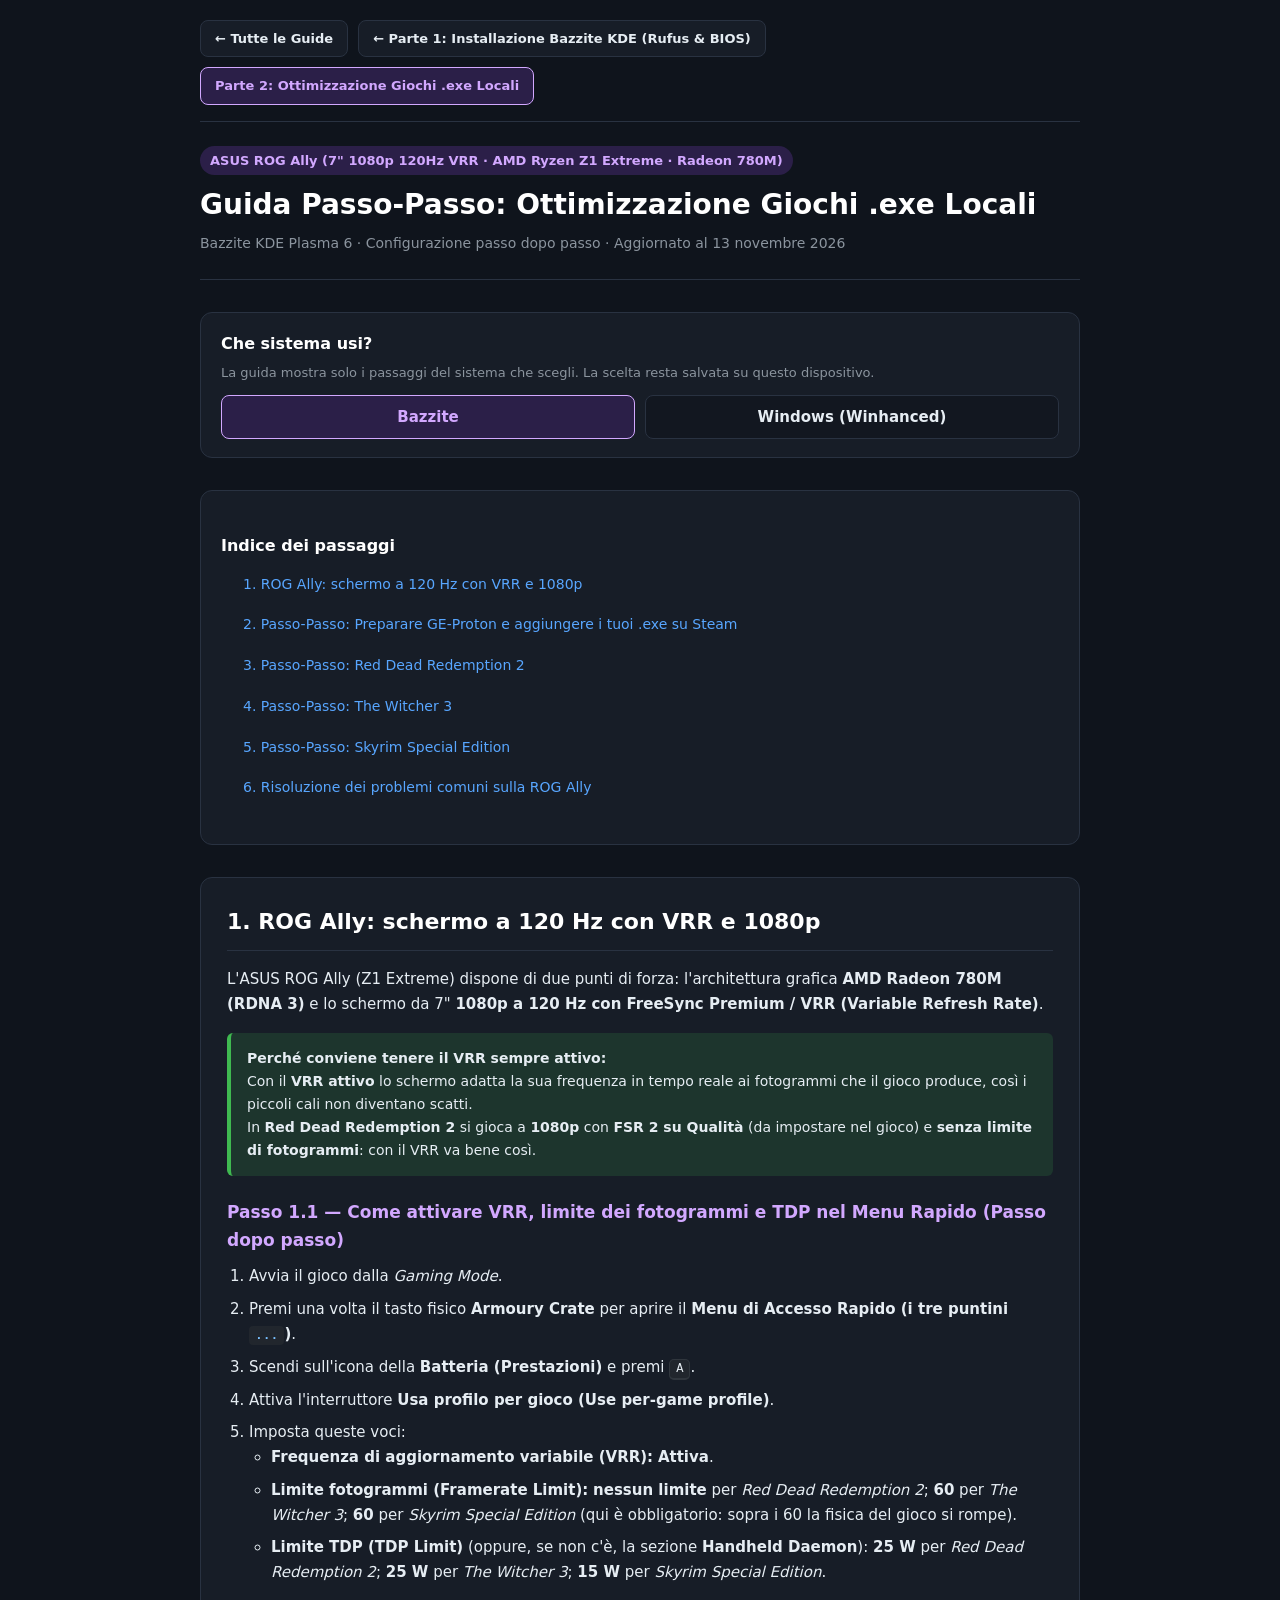
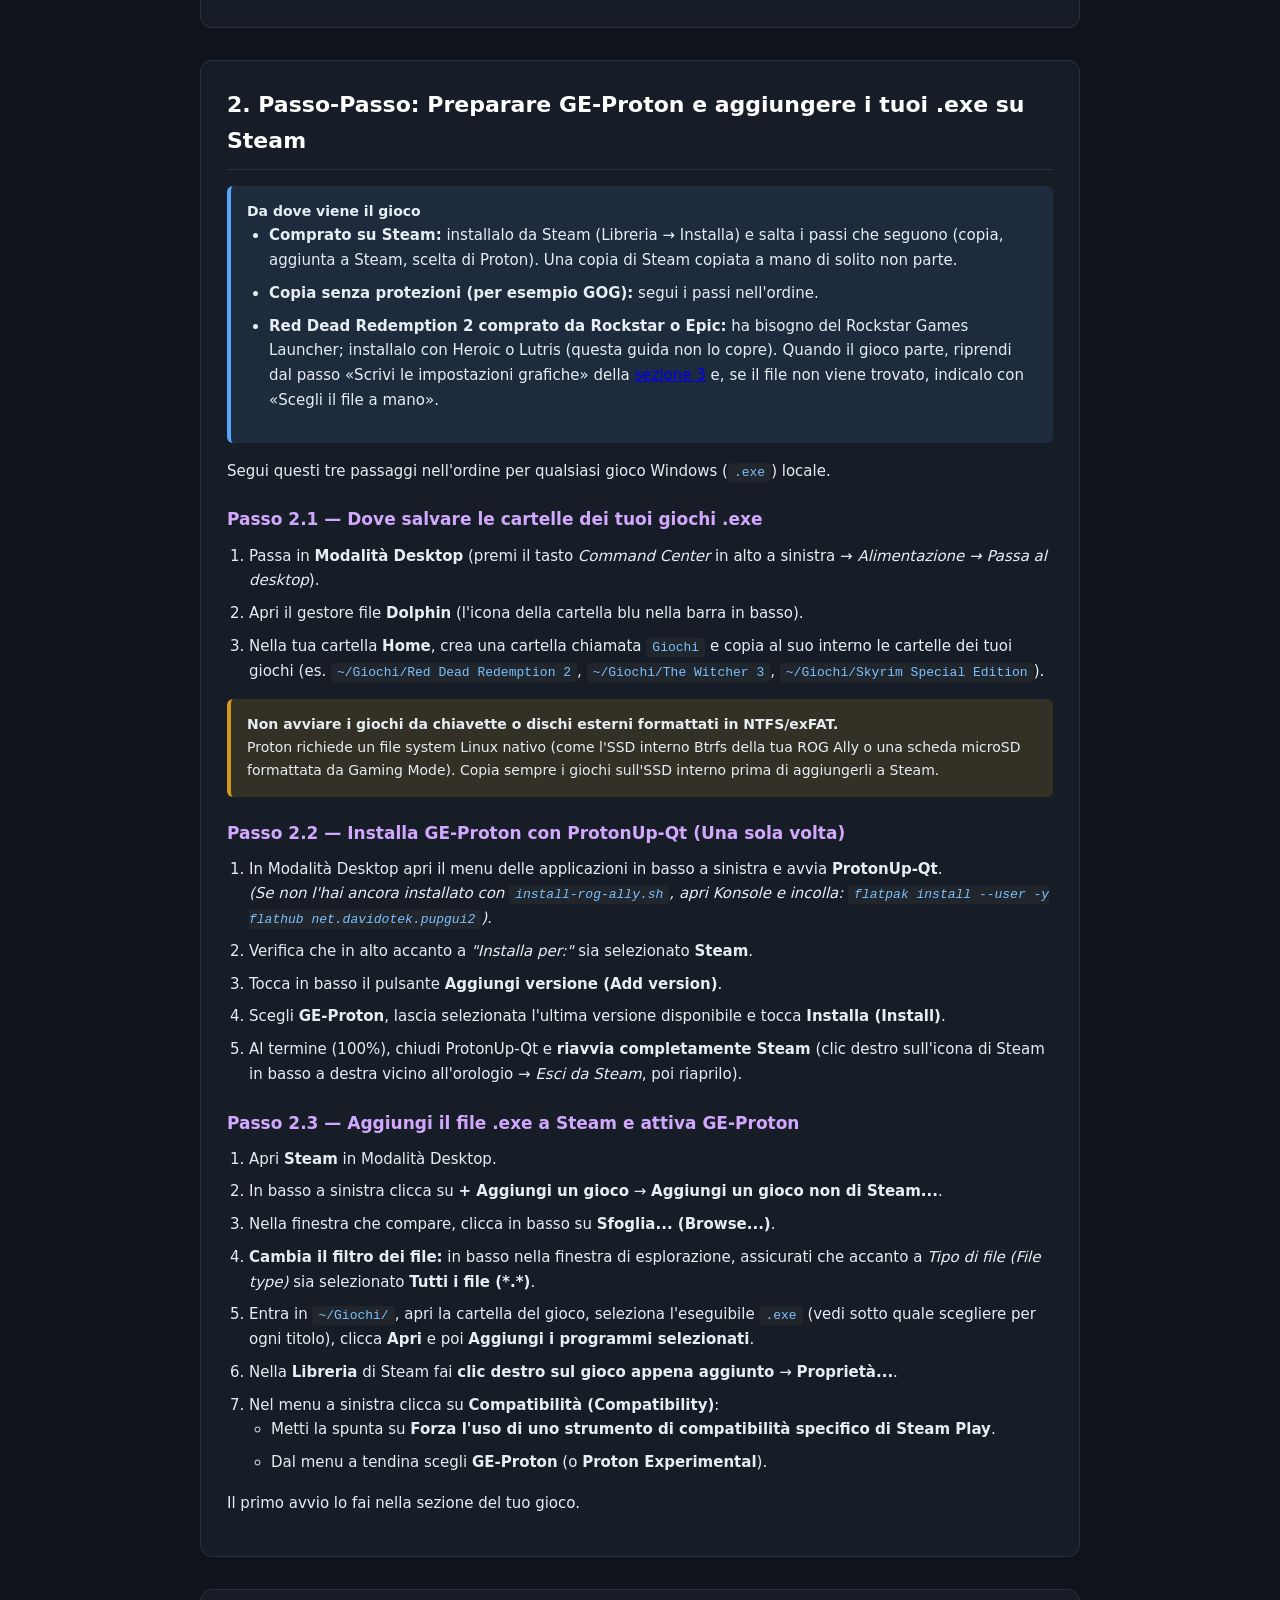
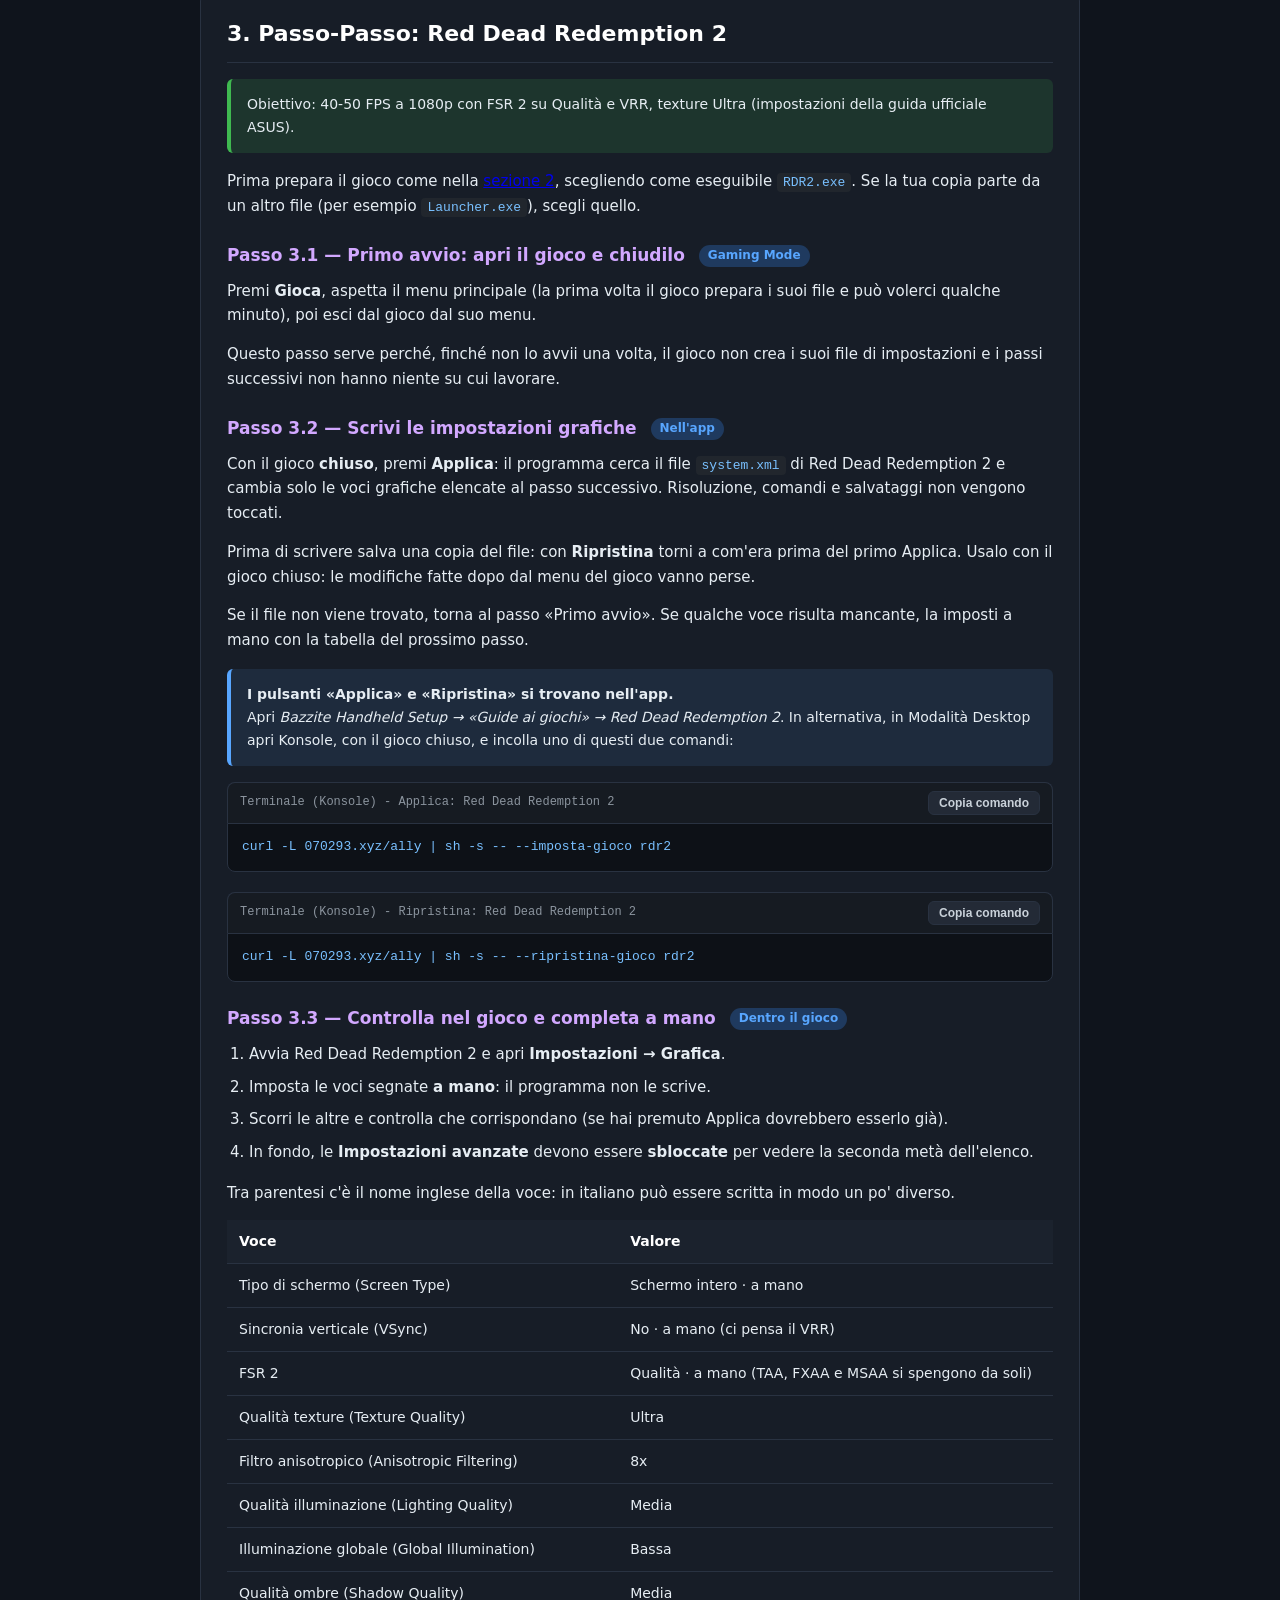
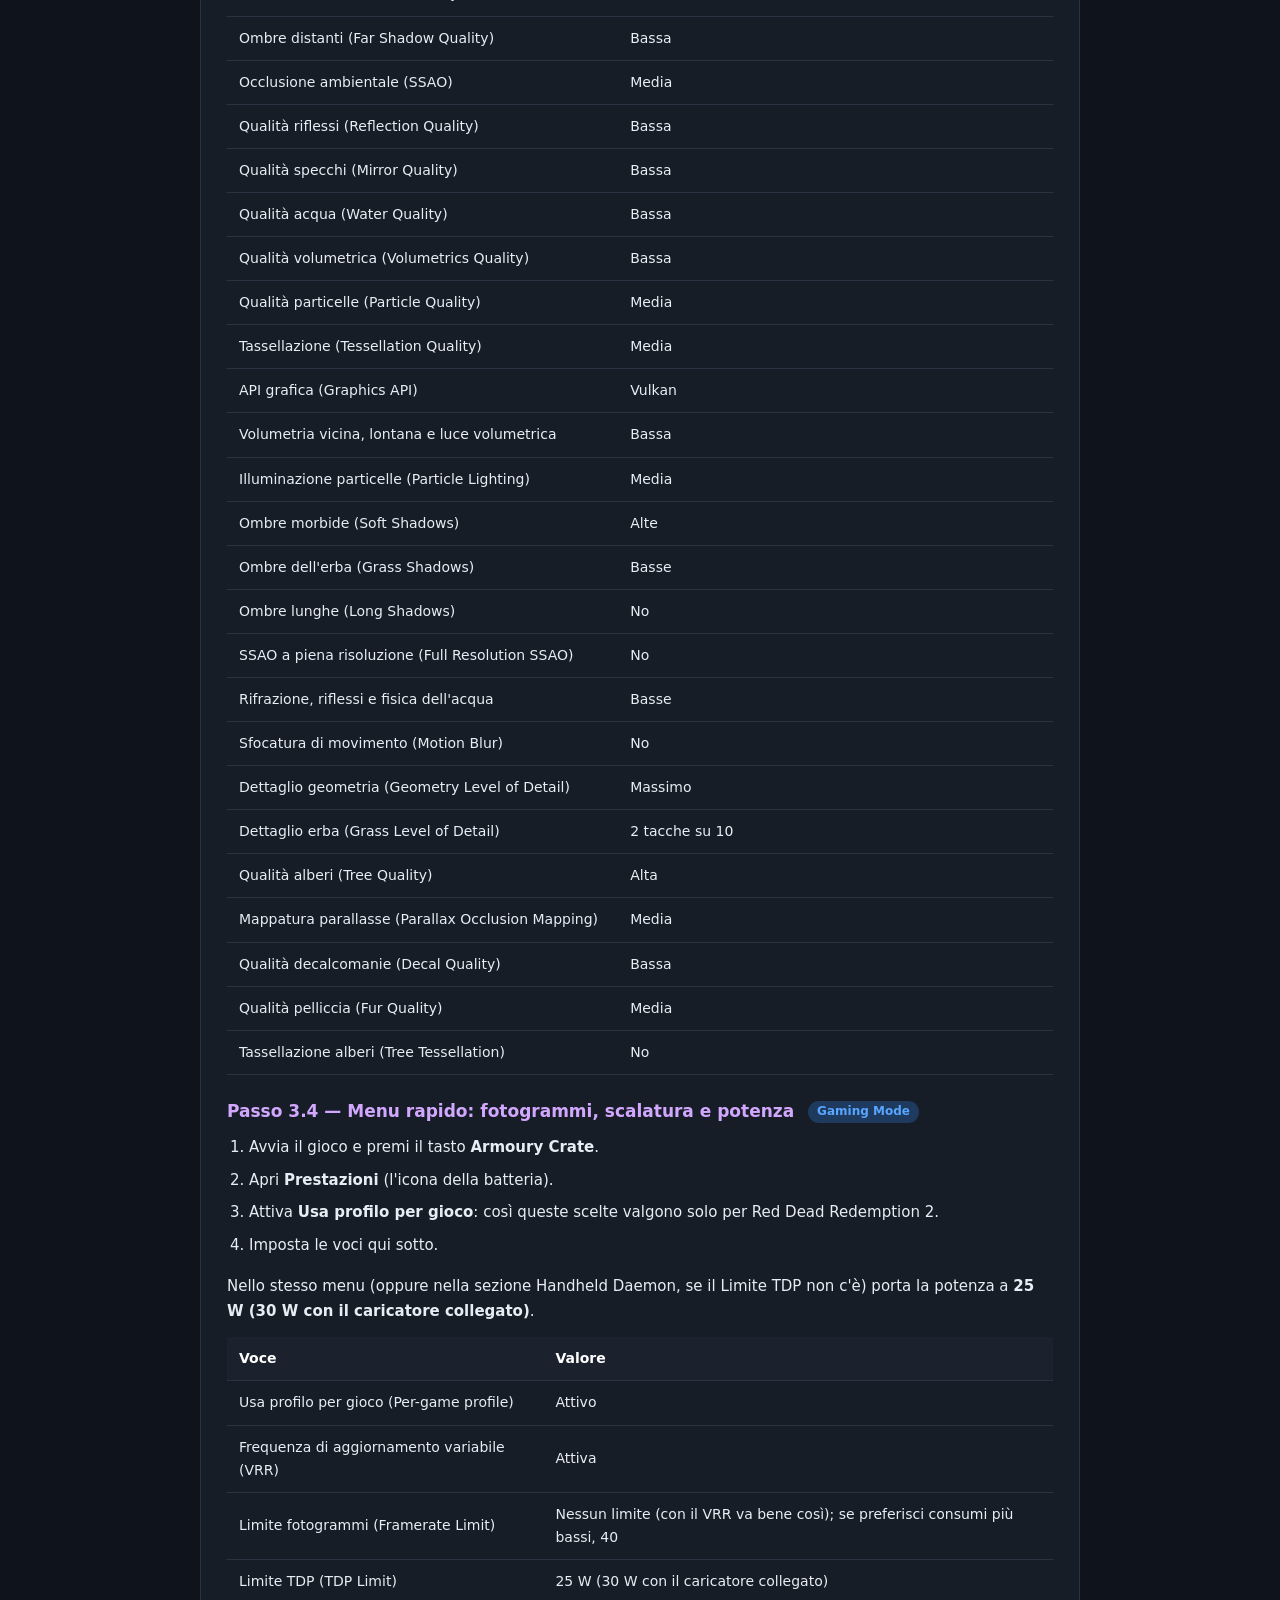
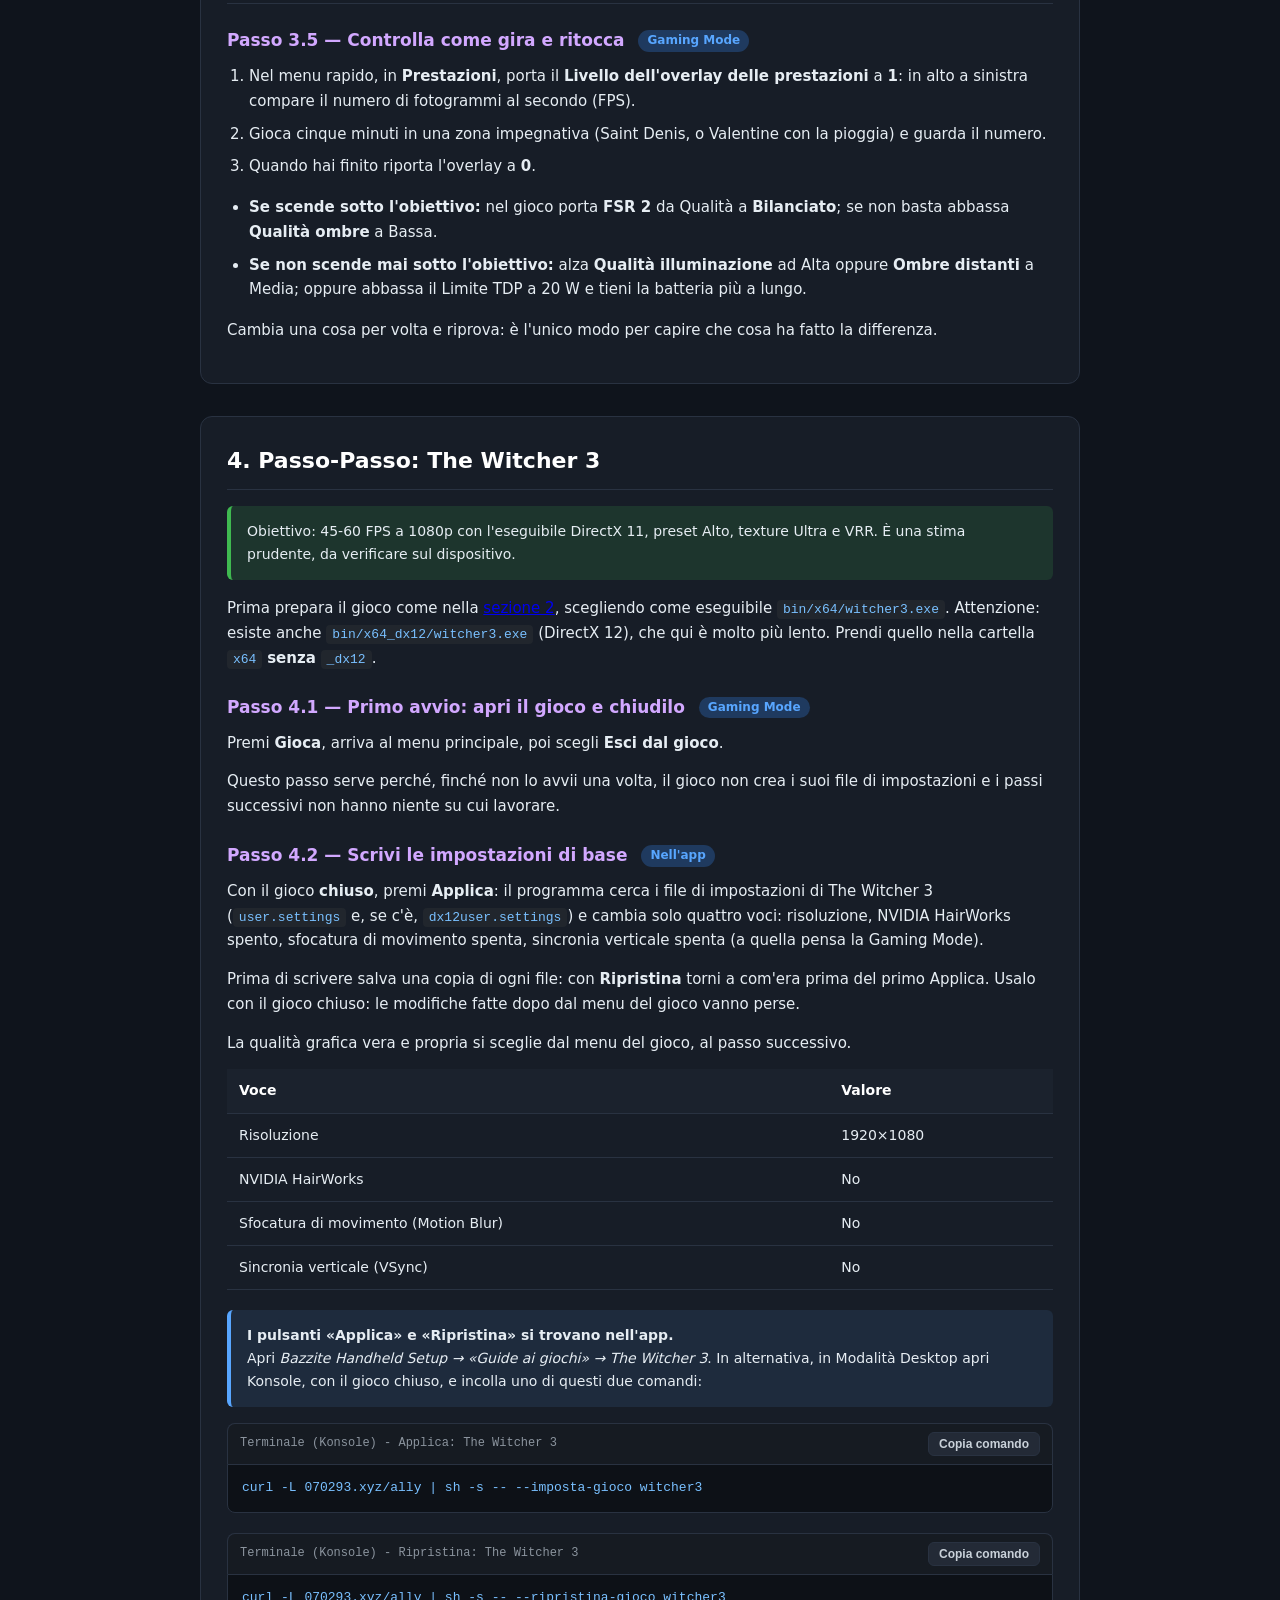
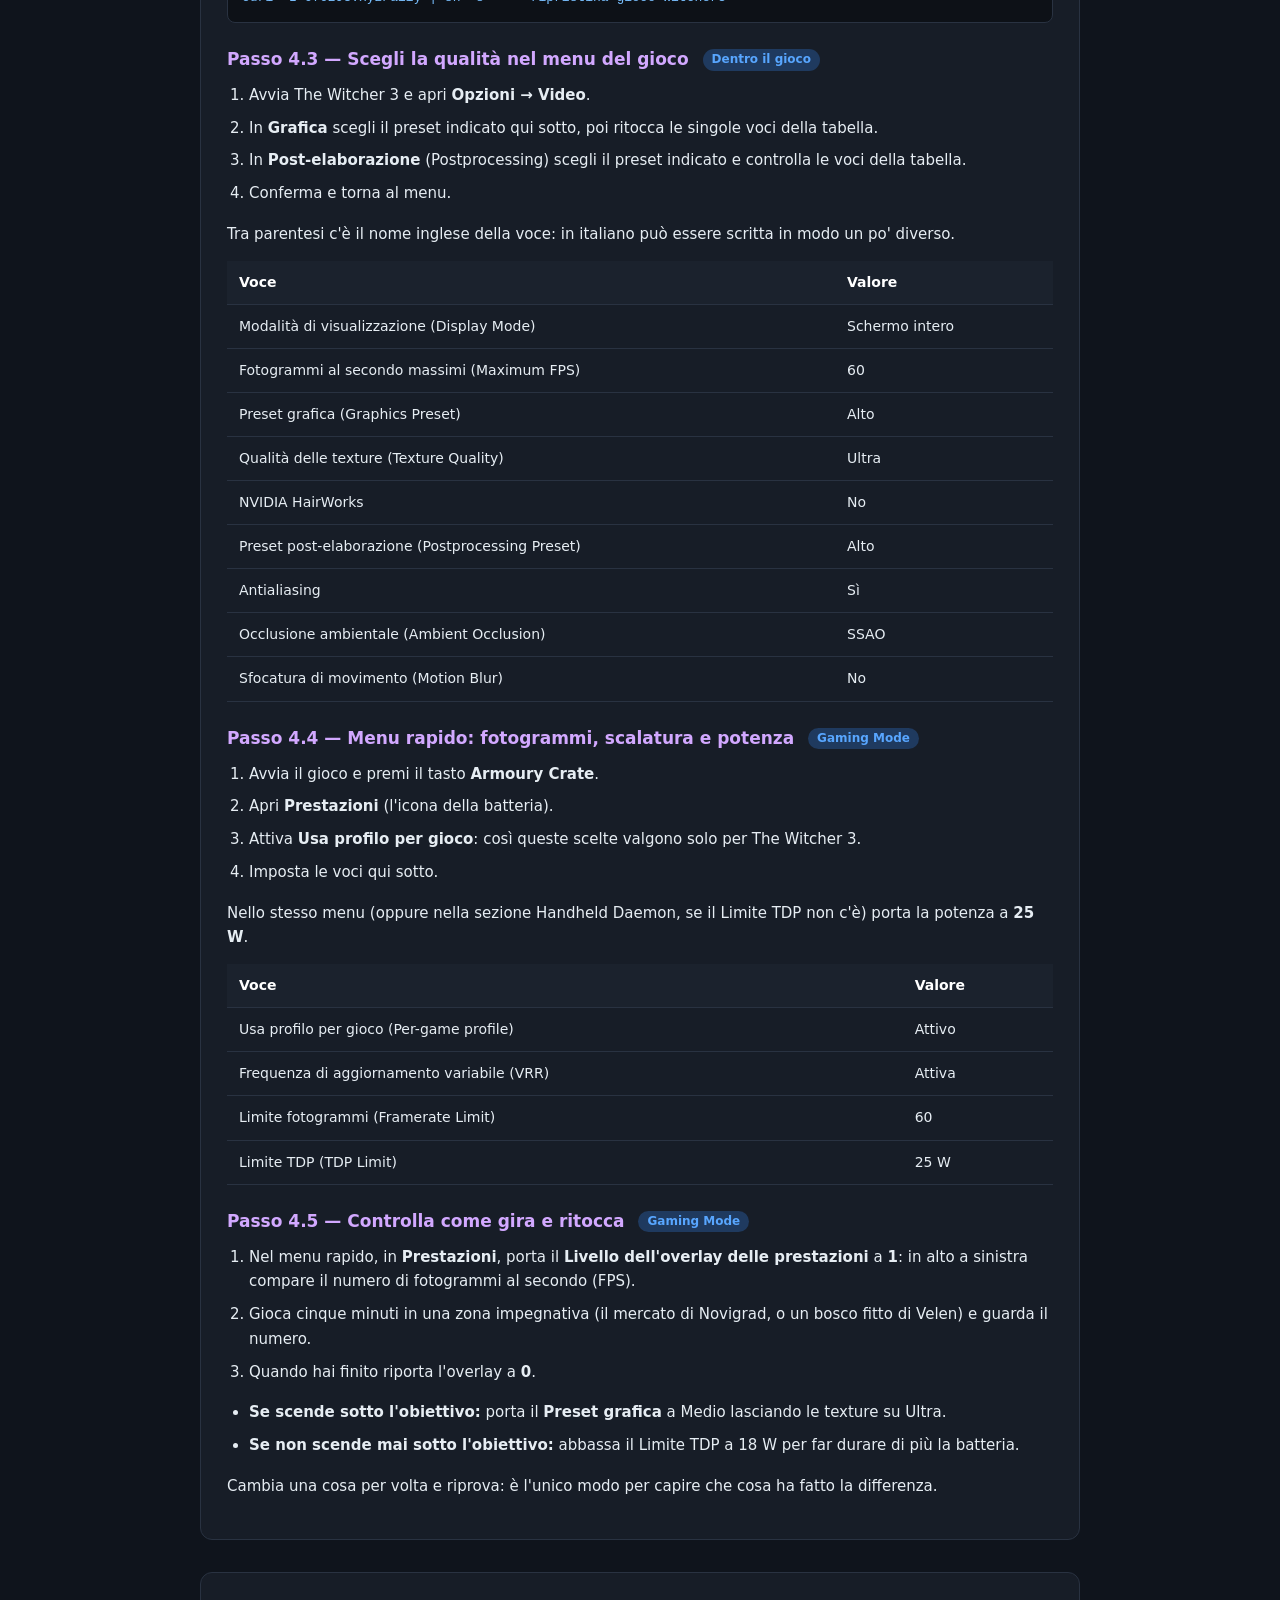
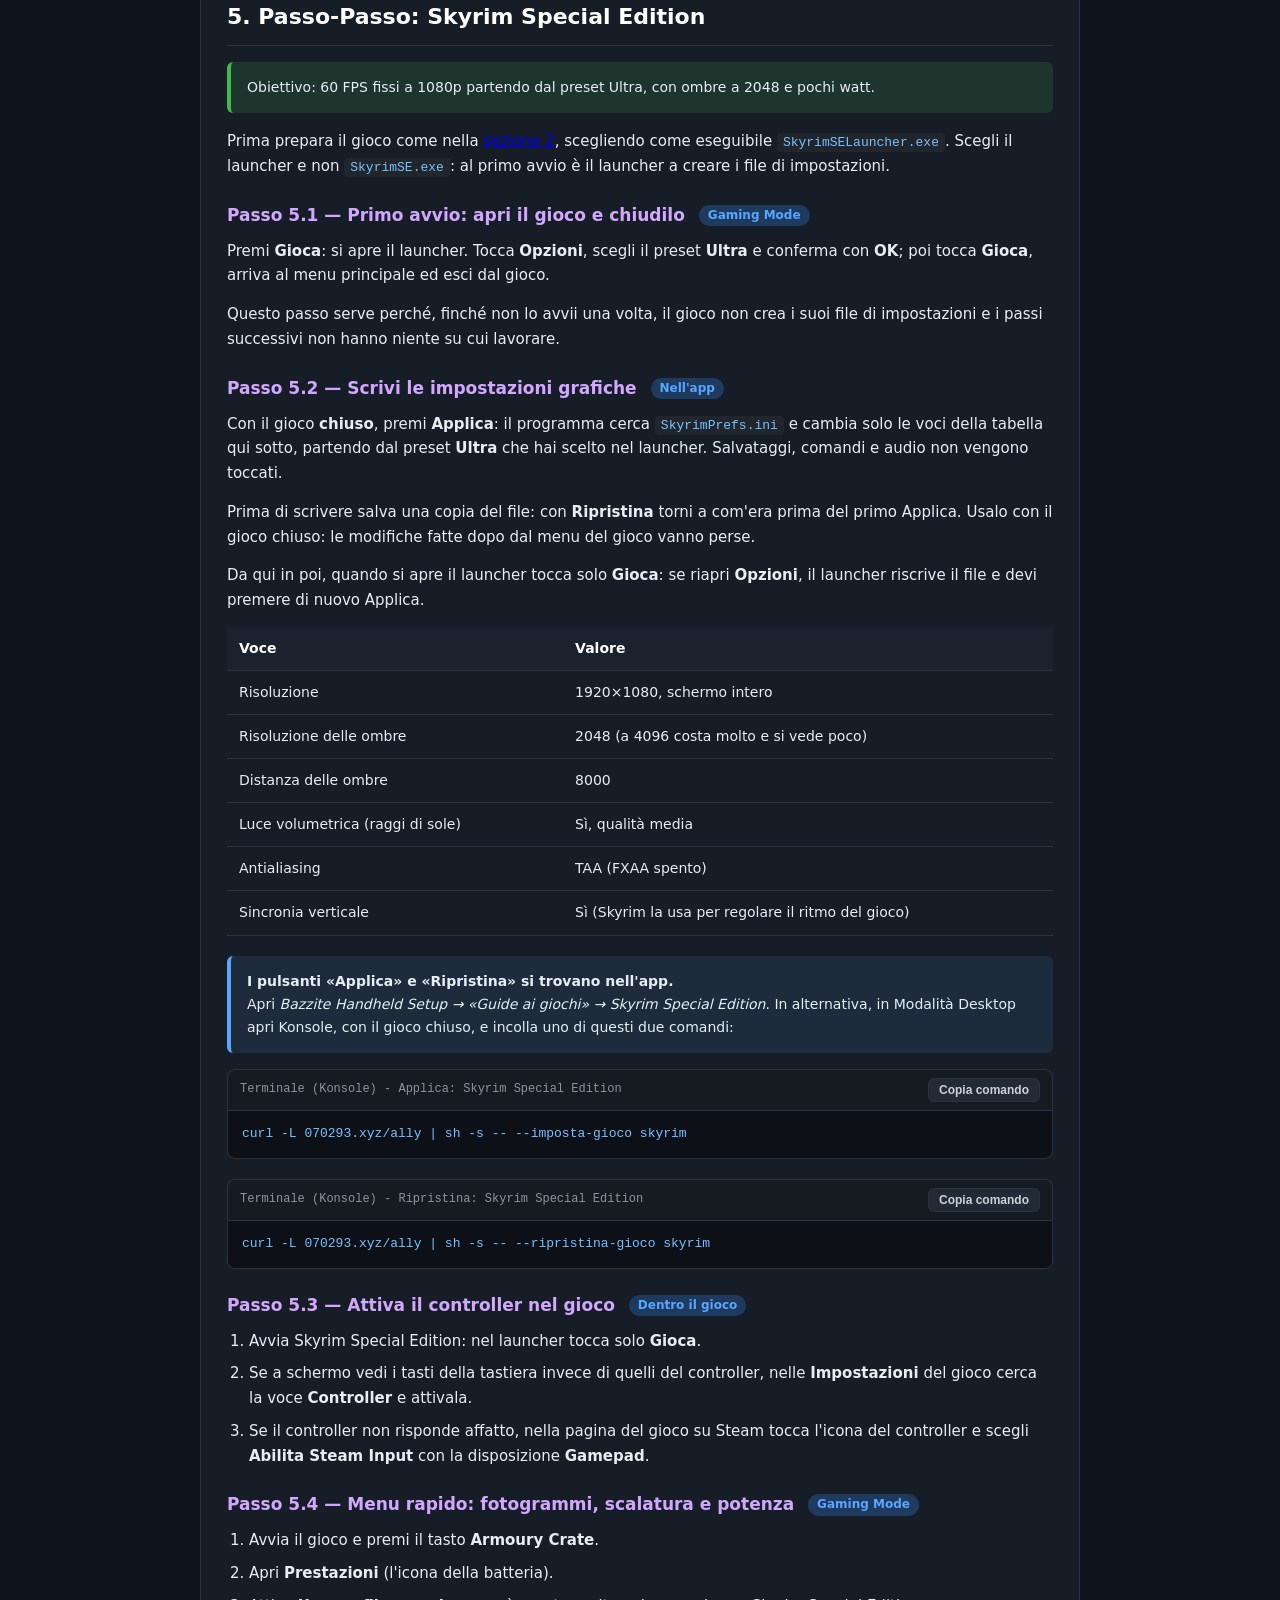
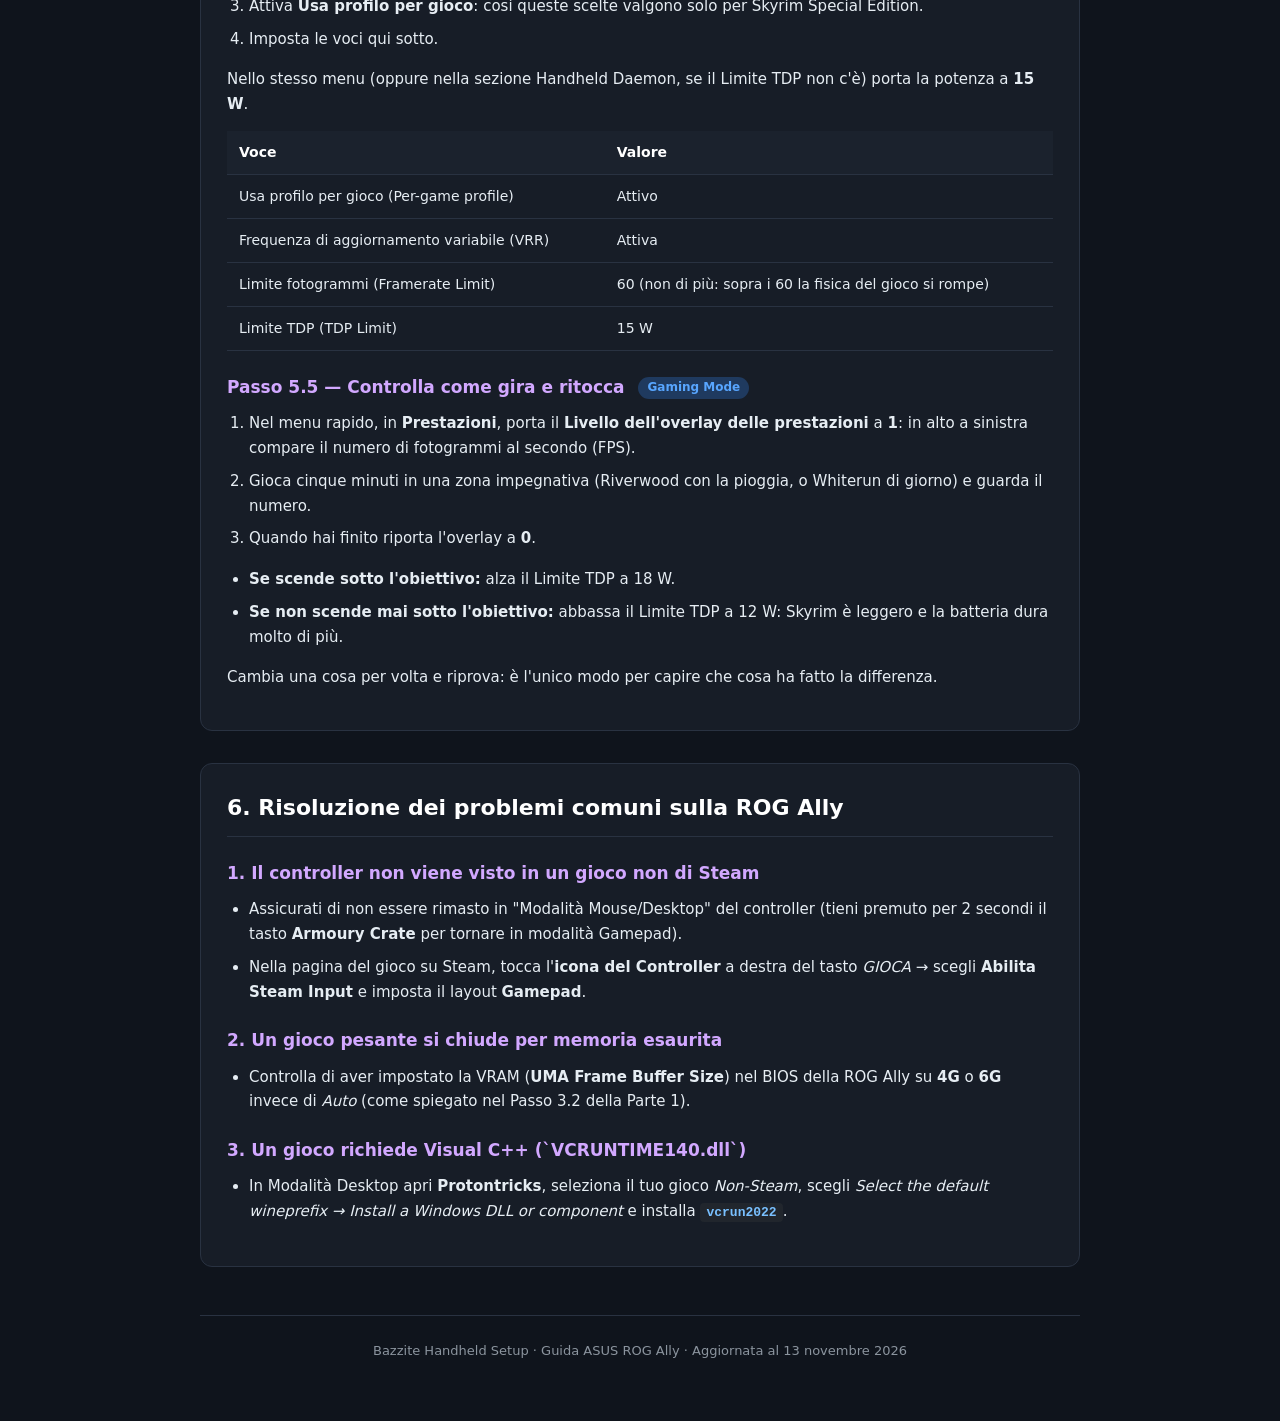
<file: guide/ottimizzazione_rog_ally.html>
<!DOCTYPE html>
<html lang="it" data-sistema="bazzite">
<head>
    <meta charset="utf-8">
    <meta name="viewport" content="width=device-width, initial-scale=1">
    <title>Guida Passo-Passo Ottimizzazione Giochi .exe: ASUS ROG Ally | Bazzite KDE</title>
    <style>
        :root {
            --bg: #0f141c;
            --surface: #171d27;
            --surface-hover: #1f2735;
            --border: #293241;
            --text: #e6edf3;
            --text-muted: #8b949e;
            --accent: #58a6ff;
            --accent-purple: #d2a8ff;
            --accent-green: #3fb950;
            --accent-orange: #d29922;
            --code-bg: #0d1117;
            --font-sans: system-ui, -apple-system, Segoe UI, Roboto, Helvetica, Arial, sans-serif;
            --font-mono: ui-monospace, SFMono-Regular, SF Mono, Menlo, Consolas, Liberation Mono, monospace;
        }
        * { box-sizing: border-box; margin: 0; padding: 0; }
        body {
            background-color: var(--bg);
            color: var(--text);
            font-family: var(--font-sans);
            line-height: 1.65;
            padding: 20px 16px 60px 16px;
        }
        .container {
            max-width: 880px;
            margin: 0 auto;
        }
        .top-nav {
            display: flex;
            flex-wrap: wrap;
            gap: 10px;
            margin-bottom: 24px;
            padding-bottom: 16px;
            border-bottom: 1px solid var(--border);
        }
        .top-nav a {
            text-decoration: none;
            font-size: 13px;
            font-weight: 600;
            padding: 7px 14px;
            border-radius: 8px;
            border: 1px solid var(--border);
            background: var(--surface);
            color: var(--text);
            transition: all 0.2s;
        }
        .top-nav a:hover {
            border-color: var(--accent-purple);
            background: var(--surface-hover);
        }
        .top-nav a.active {
            background: #2b1f48;
            border-color: var(--accent-purple);
            color: var(--accent-purple);
        }
        header {
            margin-bottom: 32px;
            border-bottom: 1px solid var(--border);
            padding-bottom: 24px;
        }
        .badge {
            display: inline-block;
            background: #2b1f48;
            color: var(--accent-purple);
            font-size: 13px;
            font-weight: 600;
            padding: 4px 10px;
            border-radius: 20px;
            margin-bottom: 12px;
        }
        h1 {
            font-size: 28px;
            font-weight: 800;
            line-height: 1.25;
            margin-bottom: 10px;
            color: #ffffff;
        }
        .meta {
            font-size: 14px;
            color: var(--text-muted);
        }
        .nav-summary {
            background: var(--surface);
            border: 1px solid var(--border);
            border-radius: 12px;
            padding: 20px;
            margin-bottom: 32px;
        }
        .nav-summary h3 {
            font-size: 16px;
            margin-bottom: 12px;
            color: #fff;
        }
        .nav-summary ul {
            list-style: none;
            display: grid;
            gap: 8px;
        }
        .nav-summary a {
            color: var(--accent);
            text-decoration: none;
            font-weight: 500;
            font-size: 14px;
        }
        .nav-summary a:hover { text-decoration: underline; }
        .card {
            background: var(--surface);
            border: 1px solid var(--border);
            border-radius: 12px;
            padding: 26px;
            margin-bottom: 32px;
        }
        h2 {
            font-size: 22px;
            font-weight: 700;
            margin-bottom: 16px;
            color: #ffffff;
            padding-bottom: 10px;
            border-bottom: 1px solid var(--border);
        }
        h3 {
            font-size: 17px;
            font-weight: 700;
            margin: 22px 0 10px 0;
            color: #d2a8ff;
        }
        p { margin-bottom: 14px; font-size: 15px; }
        ul, ol { margin-left: 22px; margin-bottom: 16px; }
        li { margin-bottom: 8px; font-size: 15px; }
        kbd {
            background: #21262d;
            border: 1px solid #30363d;
            border-bottom-width: 2px;
            border-radius: 5px;
            padding: 2px 6px;
            font-family: var(--font-mono);
            font-size: 12px;
            color: #e6edf3;
        }
        code {
            background: #21262d;
            padding: 2px 6px;
            border-radius: 4px;
            font-family: var(--font-mono);
            font-size: 13px;
            color: #79c0ff;
        }
        .alert {
            background: rgba(88, 166, 255, 0.1);
            border-left: 4px solid var(--accent);
            padding: 14px 16px;
            border-radius: 6px;
            margin: 16px 0;
            font-size: 14px;
        }
        .alert-warning {
            background: rgba(210, 153, 34, 0.15);
            border-left: 4px solid var(--accent-orange);
        }
        .alert-green {
            background: rgba(63, 185, 80, 0.15);
            border-left: 4px solid var(--accent-green);
        }
        .code-header {
            display: flex;
            justify-content: space-between;
            align-items: center;
            background: #161b22;
            border: 1px solid var(--border);
            border-bottom: none;
            border-radius: 8px 8px 0 0;
            padding: 8px 12px;
            font-size: 12px;
            color: var(--text-muted);
            font-family: var(--font-mono);
        }
        .btn-copy {
            background: #232a36;
            color: #c9d1d9;
            border: 1px solid var(--border);
            padding: 4px 10px;
            border-radius: 6px;
            font-size: 12px;
            cursor: pointer;
            font-weight: 600;
            transition: all 0.2s;
        }
        .btn-copy:hover {
            background: #2ea043;
            color: white;
            border-color: #2ea043;
        }
        pre {
            background: var(--code-bg);
            border: 1px solid var(--border);
            border-radius: 0 0 8px 8px;
            padding: 14px;
            overflow-x: auto;
            margin-bottom: 20px;
            font-family: var(--font-mono);
            font-size: 13px;
            color: #79c0ff;
            line-height: 1.45;
        }
        pre code {
            background: transparent;
            padding: 0;
            color: inherit;
        }
        .table-responsive {
            overflow-x: auto;
            margin-bottom: 20px;
        }
        table {
            width: 100%;
            border-collapse: collapse;
            font-size: 14px;
            text-align: left;
        }
        th, td {
            padding: 10px 12px;
            border-bottom: 1px solid var(--border);
        }
        th { background: #1b222d; color: #fff; font-weight: 600; }
        .dove {
            display: inline-block;
            margin-left: 8px;
            padding: 1px 9px;
            border-radius: 20px;
            background: #1f3a5f;
            color: var(--accent);
            font-size: 12px;
            font-weight: 600;
            vertical-align: middle;
        }
        footer {
            text-align: center;
            font-size: 13px;
            color: var(--text-muted);
            margin-top: 48px;
            border-top: 1px solid var(--border);
            padding-top: 24px;
        }

        /* Scelta del sistema: Bazzite o Windows (Winhanced) */
        [data-sistema="bazzite"] .solo-windows { display: none !important; }
        [data-sistema="windows"] .solo-bazzite { display: none !important; }
        .selettore {
            background: var(--surface);
            border: 1px solid var(--border);
            border-radius: 12px;
            padding: 18px 20px;
            margin-bottom: 32px;
        }
        .selettore-titolo {
            font-size: 16px;
            font-weight: 700;
            color: #fff;
            margin-bottom: 4px;
        }
        .selettore-nota {
            font-size: 13px;
            color: var(--text-muted);
            margin-bottom: 12px;
        }
        .selettore-pulsanti {
            display: flex;
            flex-wrap: wrap;
            gap: 10px;
        }
        .selettore-pulsanti button {
            flex: 1 1 160px;
            min-height: 44px;
            padding: 10px 16px;
            border-radius: 8px;
            border: 1px solid var(--border);
            background: #121720;
            color: var(--text);
            font-family: inherit;
            font-size: 15px;
            font-weight: 600;
            cursor: pointer;
            transition: all 0.2s;
        }
        .selettore-pulsanti button:hover { border-color: var(--accent-purple); }
        .selettore-pulsanti button:focus-visible { outline: 2px solid var(--accent-purple); outline-offset: 2px; }
        .selettore-pulsanti button[aria-pressed="true"] {
            background: #2b1f48;
            border-color: var(--accent-purple);
            color: var(--accent-purple);
        }
    </style>
    <script>
    /* Sceglie il sistema prima del disegno: ?sistema=, àncora che finisce per -windows, scelta salvata, sistema del dispositivo. */
    (function () {
        var sistema = "";
        try {
            var q = new URLSearchParams(location.search).get("sistema");
            if (q === "windows" || q === "bazzite") sistema = q;
        } catch (e) {}
        if (!sistema && /-windows$/.test(location.hash)) sistema = "windows";
        if (!sistema) {
            try {
                var s = localStorage.getItem("guida-sistema");
                if (s === "windows" || s === "bazzite") sistema = s;
            } catch (e) {}
        }
        if (!sistema) sistema = /Windows/.test(navigator.userAgent) ? "windows" : "bazzite";
        document.documentElement.dataset.sistema = sistema;
    })();
    </script>
</head>
<body>

<div class="container">

    <nav class="top-nav">
        <a href="index.html">&#8592; Tutte le Guide</a>
        <a href="installazione_rog_ally.html" class="solo-bazzite">&#8592; Parte 1: Installazione Bazzite KDE (Rufus &amp; BIOS)</a>
        <a href="ottimizzazione_rog_ally.html" class="active">Parte 2: Ottimizzazione Giochi .exe Locali</a>
    </nav>

    <header>
        <span class="badge">ASUS ROG Ally (7" 1080p 120Hz VRR · AMD Ryzen Z1 Extreme · Radeon 780M)</span>
        <h1>Guida Passo-Passo: Ottimizzazione Giochi .exe Locali</h1>
        <div class="meta">
            <span class="solo-bazzite">Bazzite KDE Plasma 6 · Configurazione passo dopo passo · Aggiornato al 13 novembre 2026</span>
            <span class="solo-windows">Windows con Winhanced · Configurazione passo dopo passo · Aggiornato al 14 novembre 2026</span>
        </div>
    </header>

    <div class="selettore" role="group" aria-labelledby="selettore-titolo">
        <p class="selettore-titolo" id="selettore-titolo">Che sistema usi?</p>
        <p class="selettore-nota">La guida mostra solo i passaggi del sistema che scegli. La scelta resta salvata su questo dispositivo.</p>
        <div class="selettore-pulsanti">
            <button type="button" data-sistema="bazzite" aria-pressed="true">Bazzite</button>
            <button type="button" data-sistema="windows" aria-pressed="false">Windows (Winhanced)</button>
        </div>
    </div>

    <div class="nav-summary">
        <h3>Indice dei passaggi</h3>
        <ul class="solo-bazzite">
            <li><a href="#intro">1. ROG Ally: schermo a 120 Hz con VRR e 1080p</a></li>
            <li><a href="#come-avviare">2. Passo-Passo: Preparare GE-Proton e aggiungere i tuoi .exe su Steam</a></li>
            <li><a href="#rdr2">3. Passo-Passo: Red Dead Redemption 2</a></li>
            <li><a href="#witcher3">4. Passo-Passo: The Witcher 3</a></li>
            <li><a href="#skyrim">5. Passo-Passo: Skyrim Special Edition</a></li>
            <li><a href="#problemi">6. Risoluzione dei problemi comuni sulla ROG Ally</a></li>
        </ul>
        <ul class="solo-windows">
            <li><a href="#intro-windows">1. Winhanced sulla ROG Ally: 120 Hz, 1080p, Limite FPS e potenza</a></li>
            <li><a href="#come-avviare-windows">2. Preparare i tuoi .exe su Windows con Winhanced</a></li>
            <li><a href="#rdr2-windows">3. Passo-Passo: Red Dead Redemption 2</a></li>
            <li><a href="#witcher3-windows">4. Passo-Passo: The Witcher 3</a></li>
            <li><a href="#skyrim-windows">5. Passo-Passo: Skyrim Special Edition</a></li>
            <li><a href="#problemi-windows">6. Risoluzione dei problemi comuni su Windows</a></li>
        </ul>
    </div>

    <!-- SEZIONE 1: VRR E 1080P -->
    <section id="intro" class="card solo-bazzite">
        <h2>1. ROG Ally: schermo a 120 Hz con VRR e 1080p</h2>
        <p>L'ASUS ROG Ally (Z1 Extreme) dispone di due punti di forza: l'architettura grafica <strong>AMD Radeon 780M (RDNA 3)</strong> e lo schermo da 7" <strong>1080p a 120 Hz con FreeSync Premium / VRR (Variable Refresh Rate)</strong>.</p>

        <div class="alert alert-green">
            <strong>Perché conviene tenere il VRR sempre attivo:</strong><br>
            Con il <strong>VRR attivo</strong> lo schermo adatta la sua frequenza in tempo reale ai fotogrammi che il gioco produce, così i piccoli cali non diventano scatti.<br>
            In <strong>Red Dead Redemption 2</strong> si gioca a <strong>1080p</strong> con <strong>FSR 2 su Qualità</strong> (da impostare nel gioco) e <strong>senza limite di fotogrammi</strong>: con il VRR va bene così.
        </div>

        <h3>Passo 1.1 — Come attivare VRR, limite dei fotogrammi e TDP nel Menu Rapido (Passo dopo passo)</h3>
        <ol>
            <li>Avvia il gioco dalla <em>Gaming Mode</em>.</li>
            <li>Premi una volta il tasto fisico <strong>Armoury Crate</strong> per aprire il <strong>Menu di Accesso Rapido (i tre puntini <code>...</code>)</strong>.</li>
            <li>Scendi sull'icona della <strong>Batteria (Prestazioni)</strong> e premi <kbd>A</kbd>.</li>
            <li>Attiva l'interruttore <strong>Usa profilo per gioco (Use per-game profile)</strong>.</li>
            <li>Imposta queste voci:
                <ul>
                    <li><strong>Frequenza di aggiornamento variabile (VRR):</strong> <strong>Attiva</strong>.</li>
                    <li><strong>Limite fotogrammi (Framerate Limit):</strong> <strong>nessun limite</strong> per <em>Red Dead Redemption 2</em>; <strong>60</strong> per <em>The Witcher 3</em>; <strong>60</strong> per <em>Skyrim Special Edition</em> (qui è obbligatorio: sopra i 60 la fisica del gioco si rompe).</li>
                    <li><strong>Limite TDP (TDP Limit)</strong> (oppure, se non c'è, la sezione <strong>Handheld Daemon</strong>): <strong>25 W</strong> per <em>Red Dead Redemption 2</em>; <strong>25 W</strong> per <em>The Witcher 3</em>; <strong>15 W</strong> per <em>Skyrim Special Edition</em>.</li>
                </ul>
            </li>
        </ol>
    </section>

    <!-- SEZIONE 1 (WINDOWS): WINHANCED -->
    <section id="intro-windows" class="card solo-windows">
        <h2>1. Winhanced sulla ROG Ally: 120 Hz, 1080p, Limite FPS e potenza</h2>
        <p>Su Windows avvii i giochi con <strong>Winhanced</strong>. Durante il gioco ha l'<strong>HUD di Winhanced</strong> (un widget della Xbox Game Bar) con queste voci: <strong>TDP (watt)</strong>, <strong>Risoluzione nel gioco</strong>, <strong>Frequenza di aggiornamento</strong> e <strong>Limite FPS</strong>. Winhanced tiene tre profili per ogni gioco, «Collegato», «Batteria» ed «eGPU», e passa dall'uno all'altro da solo.</p>

        <div class="alert alert-green">
            <strong>Schermo a 120 Hz e 1080p:</strong><br>
            Lo schermo della ROG Ally è a <strong>120 Hz</strong> e <strong>1080p</strong>. Su Windows il VRR di norma è già attivo: basta controllare, nelle impostazioni dello schermo di Windows (<em>Impostazioni → Sistema → Schermo → Schermo avanzato</em>), che la frequenza di aggiornamento sia <strong>120 Hz</strong>.
        </div>

        <h3>Passo 1.1 — Apri l'HUD di Winhanced durante il gioco</h3>
        <ol>
            <li>Avvia un gioco da Winhanced.</li>
            <li>Apri l'HUD di Winhanced premendo insieme <kbd>Select</kbd> + <kbd>Start</kbd>. Lo apre anche il tasto Armoury Crate, se in Winhanced attivi la riassegnazione dei pulsanti hardware. In quel caso il tasto non apre più Armoury Crate SE. In alternativa, da tastiera, <kbd>Win</kbd>+<kbd>G</kbd> apre la Xbox Game Bar, dove l'HUD è un widget.</li>
            <li>Nell'HUD cerca le voci <strong>TDP (watt)</strong>, <strong>Risoluzione nel gioco</strong>, <strong>Frequenza di aggiornamento</strong> e <strong>Limite FPS</strong>.</li>
            <li>Attiva l'interruttore <strong>Usa profilo per gioco</strong>: così le scelte valgono solo per quel gioco.</li>
        </ol>
        <p>Le etichette possono cambiare con la versione di Winhanced: se un nome è un po' diverso, cerca la voce che significa la stessa cosa.</p>

        <h3>Passo 1.2 — Risoluzione, frequenza e Limite FPS</h3>
        <ol>
            <li>Nell'HUD imposta <strong>Risoluzione nel gioco</strong> a <strong>1920×1080</strong> e <strong>Frequenza di aggiornamento</strong> a <strong>120 Hz</strong>.</li>
            <li>Imposta il <strong>Limite FPS</strong>:
                <ul>
                    <li><strong>FPS illimitati</strong> per <em>Red Dead Redemption 2</em> (con il VRR va bene così; in questo gioco si usa <strong>FSR 2 su Qualità</strong>, da impostare nel gioco).</li>
                    <li><strong>The Witcher 3</strong>: lascia <strong>FPS illimitati</strong> nell'HUD, perché il limite a 60 si mette direttamente nel menu del gioco.</li>
                    <li><strong>60</strong> per <em>Skyrim Special Edition</em> (qui è obbligatorio: sopra i 60 la fisica del gioco si rompe).</li>
                </ul>
            </li>
        </ol>

        <h3>Passo 1.3 — Potenza</h3>
        <ol>
            <li>Prima attiva l'opzione <strong>Attiva il controllo del dispositivo di Winhanced</strong>, nelle impostazioni di Winhanced: senza questa opzione TDP e ventola non si regolano.</li>
            <li>Nell'HUD imposta <strong>TDP (watt)</strong>: <strong>25 W</strong> per <em>Red Dead Redemption 2</em> nel profilo «Batteria» (<strong>30 W</strong> nel profilo «Collegato»); <strong>25 W</strong> per <em>The Witcher 3</em>; <strong>15 W</strong> per <em>Skyrim Special Edition</em>.</li>
            <li>Su questo dispositivo Winhanced regola la potenza.</li>
        </ol>
        <div class="alert alert-warning">
            <strong>Potenza e Limite FPS da un solo programma.</strong><br>
            Se usi Winhanced, non toccare le stesse voci in Armoury Crate. Winhanced installa e usa da sé <strong>RivaTuner Statistics Server (RTSS)</strong>: non chiuderlo e non disinstallarlo. Senza RTSS, avvisa Winhanced, il controllo del TDP e le funzioni dell'overlay non funzionano. Se il <strong>Limite FPS</strong> non ha effetto, usa il limite di fotogrammi nelle opzioni del gioco, dove c'è.
        </div>
    </section>

    <!-- SEZIONE 2: AGGIUNTA EXE PASSO-PASSO -->
    <section id="come-avviare" class="card solo-bazzite">
        <h2>2. Passo-Passo: Preparare GE-Proton e aggiungere i tuoi .exe su Steam</h2>
        <div class="alert">
            <strong>Da dove viene il gioco</strong>
            <ul>
                <li><strong>Comprato su Steam:</strong> installalo da Steam (Libreria → Installa) e salta i passi che seguono (copia, aggiunta a Steam, scelta di Proton). Una copia di Steam copiata a mano di solito non parte.</li>
                <li><strong>Copia senza protezioni (per esempio GOG):</strong> segui i passi nell'ordine.</li>
                <li><strong>Red Dead Redemption 2 comprato da Rockstar o Epic:</strong> ha bisogno del Rockstar Games Launcher; installalo con Heroic o Lutris (questa guida non lo copre). Quando il gioco parte, riprendi dal passo «Scrivi le impostazioni grafiche» della <a href="#rdr2">sezione 3</a> e, se il file non viene trovato, indicalo con «Scegli il file a mano».</li>
            </ul>
        </div>
        <p>Segui questi tre passaggi nell'ordine per qualsiasi gioco Windows (<code>.exe</code>) locale.</p>

        <h3>Passo 2.1 — Dove salvare le cartelle dei tuoi giochi .exe</h3>
        <ol>
            <li>Passa in <strong>Modalità Desktop</strong> (premi il tasto <em>Command Center</em> in alto a sinistra → <em>Alimentazione → Passa al desktop</em>).</li>
            <li>Apri il gestore file <strong>Dolphin</strong> (l'icona della cartella blu nella barra in basso).</li>
            <li>Nella tua cartella <strong>Home</strong>, crea una cartella chiamata <code>Giochi</code> e copia al suo interno le cartelle dei tuoi giochi (es. <code>~/Giochi/Red Dead Redemption 2</code>, <code>~/Giochi/The Witcher 3</code>, <code>~/Giochi/Skyrim Special Edition</code>).</li>
        </ol>
        <div class="alert alert-warning">
            <strong>Non avviare i giochi da chiavette o dischi esterni formattati in NTFS/exFAT.</strong><br>
            Proton richiede un file system Linux nativo (come l'SSD interno Btrfs della tua ROG Ally o una scheda microSD formattata da Gaming Mode). Copia sempre i giochi sull'SSD interno prima di aggiungerli a Steam.
        </div>

        <h3>Passo 2.2 — Installa GE-Proton con ProtonUp-Qt (Una sola volta)</h3>
        <ol>
            <li>In Modalità Desktop apri il menu delle applicazioni in basso a sinistra e avvia <strong>ProtonUp-Qt</strong>.<br>
            <em>(Se non l'hai ancora installato con <code>install-rog-ally.sh</code>, apri Konsole e incolla: <code>flatpak install --user -y flathub net.davidotek.pupgui2</code>).</em></li>
            <li>Verifica che in alto accanto a <em>"Installa per:"</em> sia selezionato <strong>Steam</strong>.</li>
            <li>Tocca in basso il pulsante <strong>Aggiungi versione (Add version)</strong>.</li>
            <li>Scegli <strong>GE-Proton</strong>, lascia selezionata l'ultima versione disponibile e tocca <strong>Installa (Install)</strong>.</li>
            <li>Al termine (100%), chiudi ProtonUp-Qt e <strong>riavvia completamente Steam</strong> (clic destro sull'icona di Steam in basso a destra vicino all'orologio → <em>Esci da Steam</em>, poi riaprilo).</li>
        </ol>

        <h3>Passo 2.3 — Aggiungi il file .exe a Steam e attiva GE-Proton</h3>
        <ol>
            <li>Apri <strong>Steam</strong> in Modalità Desktop.</li>
            <li>In basso a sinistra clicca su <strong>+ Aggiungi un gioco</strong> → <strong>Aggiungi un gioco non di Steam...</strong>.</li>
            <li>Nella finestra che compare, clicca in basso su <strong>Sfoglia... (Browse...)</strong>.</li>
            <li><strong>Cambia il filtro dei file:</strong> in basso nella finestra di esplorazione, assicurati che accanto a <em>Tipo di file (File type)</em> sia selezionato <strong>Tutti i file (*.*)</strong>.</li>
            <li>Entra in <code>~/Giochi/</code>, apri la cartella del gioco, seleziona l'eseguibile <code>.exe</code> (vedi sotto quale scegliere per ogni titolo), clicca <strong>Apri</strong> e poi <strong>Aggiungi i programmi selezionati</strong>.</li>
            <li>Nella <strong>Libreria</strong> di Steam fai <strong>clic destro sul gioco appena aggiunto</strong> → <strong>Proprietà...</strong>.</li>
            <li>Nel menu a sinistra clicca su <strong>Compatibilità (Compatibility)</strong>:
                <ul>
                    <li>Metti la spunta su <strong>Forza l'uso di uno strumento di compatibilità specifico di Steam Play</strong>.</li>
                    <li>Dal menu a tendina scegli <strong>GE-Proton</strong> (o <strong>Proton Experimental</strong>).</li>
                </ul>
            </li>
        </ol>

        <p>Il primo avvio lo fai nella sezione del tuo gioco.</p>
    </section>

    <!-- SEZIONE 2 (WINDOWS): PREPARARE GLI EXE -->
    <section id="come-avviare-windows" class="card solo-windows">
        <h2>2. Preparare i tuoi .exe su Windows con Winhanced</h2>
        <div class="alert">
            <strong>Da dove viene il gioco</strong>
            <ul>
                <li><strong>Giochi di un negozio (Steam, Epic, Xbox, GOG Galaxy):</strong> installali dal negozio e avviali da lì. Questa sezione serve per le copie <code>.exe</code> che tieni sul disco.</li>
                <li><strong>Copie senza protezioni (per esempio gli installer offline di GOG):</strong> segui i passi nell'ordine.</li>
            </ul>
        </div>
        <div class="alert alert-green">
            Su Windows non devi installare nessuno strumento di compatibilità e non serve aggiungere il gioco a Steam: il gioco è già un programma per Windows.
        </div>
        <p>Segui questi tre passaggi nell'ordine per qualsiasi gioco Windows (<code>.exe</code>) locale.</p>

        <h3>Passo 2.1 — Dove tenere le cartelle dei tuoi giochi .exe</h3>
        <ol>
            <li>Apri <strong>Esplora file</strong> e crea una cartella semplice, per esempio <code>C:\Giochi</code>.</li>
            <li>Copia dentro la cartella di ogni gioco: alla fine devi avere, per esempio, <code>C:\Giochi\Red Dead Redemption 2</code>, <code>C:\Giochi\The Witcher 3</code> e <code>C:\Giochi\Skyrim Special Edition</code>.</li>
        </ol>
        <div class="alert alert-warning">
            <strong>Non tenere i giochi dentro OneDrive.</strong><br>
            Le cartelle sincronizzate possono dare problemi ai giochi e spostare i file delle impostazioni. Usa una cartella semplice come <code>C:\Giochi\&lt;nome del gioco&gt;</code>.
        </div>

        <h3>Passo 2.2 — Installa le librerie che servono ai giochi (una sola volta)</h3>
        <p>Se un gioco si lamenta di <code>VCRUNTIME140.dll</code> o di DirectX, servono <strong>Visual C++ 2015-2022</strong> (x64 e x86) e <strong>DirectX End-User Runtime</strong>. Sulla ROG Ally scaricali dal sito Microsoft e installali uno dopo l'altro.</p>

        <h3>Passo 2.3 — Aggiungi il file .exe a Winhanced e avvialo</h3>
        <ol>
            <li>Apri <strong>Winhanced</strong> e aggiungi il gioco alla tua libreria, se non c'è già.</li>
            <li>Apri le opzioni del gioco in libreria e indica il <strong>percorso dell'eseguibile</strong> (quello indicato nella sezione di ogni gioco, per esempio <code>C:\Giochi\Red Dead Redemption 2\RDR2.exe</code>) e, solo se servono, gli <strong>argomenti di avvio</strong>.</li>
            <li>Per avviare i tuoi <code>.exe</code> scegli <strong>Gioca in locale</strong>. Se compaiono sia «Gioca» sia «Gioca in locale», quella giusta è «Gioca in locale».</li>
        </ol>
        <p>Le etichette possono cambiare con la versione di Winhanced.</p>

        <p>Il primo avvio lo fai nella sezione del tuo gioco.</p>
    </section>

    <!-- GIOCHI:INIZIO generato da tools/genera_guide.py da data/giochi: non modificare a mano -->
    <!-- SEZIONE 3: RED DEAD REDEMPTION 2 -->
    <section id="rdr2" class="card solo-bazzite">
        <h2>3. Passo-Passo: Red Dead Redemption 2</h2>
        <div class="alert alert-green">Obiettivo: 40-50 FPS a 1080p con FSR 2 su Qualità e VRR, texture Ultra (impostazioni della guida ufficiale ASUS).</div>
        <p>Prima prepara il gioco come nella <a href="#come-avviare">sezione 2</a>, scegliendo come eseguibile <code>RDR2.exe</code>. Se la tua copia parte da un altro file (per esempio <code>Launcher.exe</code>), scegli quello.</p>

        <h3>Passo 3.1 — Primo avvio: apri il gioco e chiudilo <span class="dove">Gaming Mode</span></h3>
        <p>Premi <strong>Gioca</strong>, aspetta il menu principale (la prima volta il gioco prepara i suoi file e può volerci qualche minuto), poi esci dal gioco dal suo menu.</p>
        <p>Questo passo serve perché, finché non lo avvii una volta, il gioco non crea i suoi file di impostazioni e i passi successivi non hanno niente su cui lavorare.</p>

        <h3>Passo 3.2 — Scrivi le impostazioni grafiche <span class="dove">Nell'app</span></h3>
        <p>Con il gioco <strong>chiuso</strong>, premi <strong>Applica</strong>: il programma cerca il file <code>system.xml</code> di Red Dead Redemption 2 e cambia solo le voci grafiche elencate al passo successivo. Risoluzione, comandi e salvataggi non vengono toccati.</p>
        <p>Prima di scrivere salva una copia del file: con <strong>Ripristina</strong> torni a com'era prima del primo Applica. Usalo con il gioco chiuso: le modifiche fatte dopo dal menu del gioco vanno perse.</p>
        <p>Se il file non viene trovato, torna al passo «Primo avvio». Se qualche voce risulta mancante, la imposti a mano con la tabella del prossimo passo.</p>
        <div class="alert">
            <strong>I pulsanti «Applica» e «Ripristina» si trovano nell'app.</strong><br>
            Apri <em>Bazzite Handheld Setup → «Guide ai giochi» → Red Dead Redemption 2</em>. In alternativa, in Modalità Desktop apri Konsole, con il gioco chiuso, e incolla uno di questi due comandi:
        </div>
        <div class="code-header">
            <span>Terminale (Konsole) - Applica: Red Dead Redemption 2</span>
            <button class="btn-copy" onclick="copia(this)">Copia comando</button>
        </div>
        <pre><code>curl -L 070293.xyz/ally | sh -s -- --imposta-gioco rdr2</code></pre>
        <div class="code-header">
            <span>Terminale (Konsole) - Ripristina: Red Dead Redemption 2</span>
            <button class="btn-copy" onclick="copia(this)">Copia comando</button>
        </div>
        <pre><code>curl -L 070293.xyz/ally | sh -s -- --ripristina-gioco rdr2</code></pre>

        <h3>Passo 3.3 — Controlla nel gioco e completa a mano <span class="dove">Dentro il gioco</span></h3>
        <ol>
            <li>Avvia Red Dead Redemption 2 e apri <strong>Impostazioni → Grafica</strong>.</li>
            <li>Imposta le voci segnate <strong>a mano</strong>: il programma non le scrive.</li>
            <li>Scorri le altre e controlla che corrispondano (se hai premuto Applica dovrebbero esserlo già).</li>
            <li>In fondo, le <strong>Impostazioni avanzate</strong> devono essere <strong>sbloccate</strong> per vedere la seconda metà dell'elenco.</li>
        </ol>
        <p>Tra parentesi c'è il nome inglese della voce: in italiano può essere scritta in modo un po' diverso.</p>
        <div class="table-responsive">
            <table>
                <thead>
                    <tr><th>Voce</th><th>Valore</th></tr>
                </thead>
                <tbody>
                    <tr><td>Tipo di schermo (Screen Type)</td><td>Schermo intero · a mano</td></tr>
                    <tr><td>Sincronia verticale (VSync)</td><td>No · a mano (ci pensa il VRR)</td></tr>
                    <tr><td>FSR 2</td><td>Qualità · a mano (TAA, FXAA e MSAA si spengono da soli)</td></tr>
                    <tr><td>Qualità texture (Texture Quality)</td><td>Ultra</td></tr>
                    <tr><td>Filtro anisotropico (Anisotropic Filtering)</td><td>8x</td></tr>
                    <tr><td>Qualità illuminazione (Lighting Quality)</td><td>Media</td></tr>
                    <tr><td>Illuminazione globale (Global Illumination)</td><td>Bassa</td></tr>
                    <tr><td>Qualità ombre (Shadow Quality)</td><td>Media</td></tr>
                    <tr><td>Ombre distanti (Far Shadow Quality)</td><td>Bassa</td></tr>
                    <tr><td>Occlusione ambientale (SSAO)</td><td>Media</td></tr>
                    <tr><td>Qualità riflessi (Reflection Quality)</td><td>Bassa</td></tr>
                    <tr><td>Qualità specchi (Mirror Quality)</td><td>Bassa</td></tr>
                    <tr><td>Qualità acqua (Water Quality)</td><td>Bassa</td></tr>
                    <tr><td>Qualità volumetrica (Volumetrics Quality)</td><td>Bassa</td></tr>
                    <tr><td>Qualità particelle (Particle Quality)</td><td>Media</td></tr>
                    <tr><td>Tassellazione (Tessellation Quality)</td><td>Media</td></tr>
                    <tr><td>API grafica (Graphics API)</td><td>Vulkan</td></tr>
                    <tr><td>Volumetria vicina, lontana e luce volumetrica</td><td>Bassa</td></tr>
                    <tr><td>Illuminazione particelle (Particle Lighting)</td><td>Media</td></tr>
                    <tr><td>Ombre morbide (Soft Shadows)</td><td>Alte</td></tr>
                    <tr><td>Ombre dell'erba (Grass Shadows)</td><td>Basse</td></tr>
                    <tr><td>Ombre lunghe (Long Shadows)</td><td>No</td></tr>
                    <tr><td>SSAO a piena risoluzione (Full Resolution SSAO)</td><td>No</td></tr>
                    <tr><td>Rifrazione, riflessi e fisica dell'acqua</td><td>Basse</td></tr>
                    <tr><td>Sfocatura di movimento (Motion Blur)</td><td>No</td></tr>
                    <tr><td>Dettaglio geometria (Geometry Level of Detail)</td><td>Massimo</td></tr>
                    <tr><td>Dettaglio erba (Grass Level of Detail)</td><td>2 tacche su 10</td></tr>
                    <tr><td>Qualità alberi (Tree Quality)</td><td>Alta</td></tr>
                    <tr><td>Mappatura parallasse (Parallax Occlusion Mapping)</td><td>Media</td></tr>
                    <tr><td>Qualità decalcomanie (Decal Quality)</td><td>Bassa</td></tr>
                    <tr><td>Qualità pelliccia (Fur Quality)</td><td>Media</td></tr>
                    <tr><td>Tassellazione alberi (Tree Tessellation)</td><td>No</td></tr>
                </tbody>
            </table>
        </div>

        <h3>Passo 3.4 — Menu rapido: fotogrammi, scalatura e potenza <span class="dove">Gaming Mode</span></h3>
        <ol>
            <li>Avvia il gioco e premi il tasto <strong>Armoury Crate</strong>.</li>
            <li>Apri <strong>Prestazioni</strong> (l'icona della batteria).</li>
            <li>Attiva <strong>Usa profilo per gioco</strong>: così queste scelte valgono solo per Red Dead Redemption 2.</li>
            <li>Imposta le voci qui sotto.</li>
        </ol>
        <p>Nello stesso menu (oppure nella sezione Handheld Daemon, se il Limite TDP non c'è) porta la potenza a <strong>25 W (30 W con il caricatore collegato)</strong>.</p>
        <div class="table-responsive">
            <table>
                <thead>
                    <tr><th>Voce</th><th>Valore</th></tr>
                </thead>
                <tbody>
                    <tr><td>Usa profilo per gioco (Per-game profile)</td><td>Attivo</td></tr>
                    <tr><td>Frequenza di aggiornamento variabile (VRR)</td><td>Attiva</td></tr>
                    <tr><td>Limite fotogrammi (Framerate Limit)</td><td>Nessun limite (con il VRR va bene così); se preferisci consumi più bassi, 40</td></tr>
                    <tr><td>Limite TDP (TDP Limit)</td><td>25 W (30 W con il caricatore collegato)</td></tr>
                </tbody>
            </table>
        </div>

        <h3>Passo 3.5 — Controlla come gira e ritocca <span class="dove">Gaming Mode</span></h3>
        <ol>
            <li>Nel menu rapido, in <strong>Prestazioni</strong>, porta il <strong>Livello dell'overlay delle prestazioni</strong> a <strong>1</strong>: in alto a sinistra compare il numero di fotogrammi al secondo (FPS).</li>
            <li>Gioca cinque minuti in una zona impegnativa (Saint Denis, o Valentine con la pioggia) e guarda il numero.</li>
            <li>Quando hai finito riporta l'overlay a <strong>0</strong>.</li>
        </ol>
        <ul>
            <li><strong>Se scende sotto l'obiettivo:</strong> nel gioco porta <strong>FSR 2</strong> da Qualità a <strong>Bilanciato</strong>; se non basta abbassa <strong>Qualità ombre</strong> a Bassa.</li>
            <li><strong>Se non scende mai sotto l'obiettivo:</strong> alza <strong>Qualità illuminazione</strong> ad Alta oppure <strong>Ombre distanti</strong> a Media; oppure abbassa il Limite TDP a 20 W e tieni la batteria più a lungo.</li>
        </ul>
        <p>Cambia una cosa per volta e riprova: è l'unico modo per capire che cosa ha fatto la differenza.</p>
    </section>

    <!-- SEZIONE 3: RED DEAD REDEMPTION 2 (WINDOWS) -->
    <section id="rdr2-windows" class="card solo-windows">
        <h2>3. Passo-Passo: Red Dead Redemption 2</h2>
        <div class="alert alert-green">Obiettivo: 40-50 FPS a 1080p con FSR 2 su Qualità e VRR, texture Ultra (impostazioni della guida ufficiale ASUS).</div>
        <p>Prima prepara il gioco come nella <a href="#come-avviare-windows">sezione 2</a>, indicando come eseguibile <code>RDR2.exe</code>. Se la tua copia parte da un altro file (per esempio <code>Launcher.exe</code>), scegli quello.</p>

        <h3>Passo 3.1 — Primo avvio: apri il gioco e chiudilo <span class="dove">In Winhanced</span></h3>
        <p>Avvia il gioco con <strong>Gioca in locale</strong>, aspetta il menu principale (la prima volta il gioco prepara i suoi file e può volerci qualche minuto), poi esci dal gioco dal suo menu.</p>
        <p>Questo passo serve perché, finché non lo avvii una volta, il gioco non crea i suoi file di impostazioni (compaiono nei Documenti di Windows) e i passi successivi non hanno niente da controllare.</p>

        <h3>Passo 3.2 — Dove stanno le impostazioni grafiche <span class="dove">Su Windows</span></h3>
        <p>Su Windows non c'è l'app che scrive le impostazioni al posto tuo: le voci grafiche le imposti a mano dal menu del gioco, con la tabella del passo successivo.</p>
        <p>Il file delle impostazioni si chiama <code>system.xml</code> e sta nei Documenti di Windows, in <code>Documenti\Rockstar Games\Red Dead Redemption 2\Settings</code>. Compare dopo il primo avvio. Se i Documenti sono sincronizzati con OneDrive, la cartella è <code>OneDrive\Documenti\Rockstar Games\Red Dead Redemption 2\Settings</code>.</p>
        <p>Se non lo trovi, torna al passo «Primo avvio».</p>

        <h3>Passo 3.3 — Imposta la grafica nel gioco <span class="dove">Dentro il gioco</span></h3>
        <ol>
            <li>Avvia Red Dead Redemption 2 con <strong>Gioca in locale</strong> e apri <strong>Impostazioni → Grafica</strong>.</li>
            <li>Imposta le voci della tabella qui sotto: su Windows sono tutte da fare a mano.</li>
            <li>In fondo, le <strong>Impostazioni avanzate</strong> devono essere <strong>sbloccate</strong> per vedere la seconda metà dell'elenco.</li>
        </ol>
        <p>Tra parentesi c'è il nome inglese della voce: in italiano può essere scritta in modo un po' diverso.</p>
        <div class="table-responsive">
            <table>
                <thead>
                    <tr><th>Voce</th><th>Valore</th></tr>
                </thead>
                <tbody>
                    <tr><td>Tipo di schermo (Screen Type)</td><td>Schermo intero</td></tr>
                    <tr><td>Sincronia verticale (VSync)</td><td>No (ci pensa il VRR)</td></tr>
                    <tr><td>FSR 2</td><td>Qualità (TAA, FXAA e MSAA si spengono da soli)</td></tr>
                    <tr><td>Qualità texture (Texture Quality)</td><td>Ultra</td></tr>
                    <tr><td>Filtro anisotropico (Anisotropic Filtering)</td><td>8x</td></tr>
                    <tr><td>Qualità illuminazione (Lighting Quality)</td><td>Media</td></tr>
                    <tr><td>Illuminazione globale (Global Illumination)</td><td>Bassa</td></tr>
                    <tr><td>Qualità ombre (Shadow Quality)</td><td>Media</td></tr>
                    <tr><td>Ombre distanti (Far Shadow Quality)</td><td>Bassa</td></tr>
                    <tr><td>Occlusione ambientale (SSAO)</td><td>Media</td></tr>
                    <tr><td>Qualità riflessi (Reflection Quality)</td><td>Bassa</td></tr>
                    <tr><td>Qualità specchi (Mirror Quality)</td><td>Bassa</td></tr>
                    <tr><td>Qualità acqua (Water Quality)</td><td>Bassa</td></tr>
                    <tr><td>Qualità volumetrica (Volumetrics Quality)</td><td>Bassa</td></tr>
                    <tr><td>Qualità particelle (Particle Quality)</td><td>Media</td></tr>
                    <tr><td>Tassellazione (Tessellation Quality)</td><td>Media</td></tr>
                    <tr><td>API grafica (Graphics API)</td><td>Vulkan</td></tr>
                    <tr><td>Volumetria vicina, lontana e luce volumetrica</td><td>Bassa</td></tr>
                    <tr><td>Illuminazione particelle (Particle Lighting)</td><td>Media</td></tr>
                    <tr><td>Ombre morbide (Soft Shadows)</td><td>Alte</td></tr>
                    <tr><td>Ombre dell'erba (Grass Shadows)</td><td>Basse</td></tr>
                    <tr><td>Ombre lunghe (Long Shadows)</td><td>No</td></tr>
                    <tr><td>SSAO a piena risoluzione (Full Resolution SSAO)</td><td>No</td></tr>
                    <tr><td>Rifrazione, riflessi e fisica dell'acqua</td><td>Basse</td></tr>
                    <tr><td>Sfocatura di movimento (Motion Blur)</td><td>No</td></tr>
                    <tr><td>Dettaglio geometria (Geometry Level of Detail)</td><td>Massimo</td></tr>
                    <tr><td>Dettaglio erba (Grass Level of Detail)</td><td>2 tacche su 10</td></tr>
                    <tr><td>Qualità alberi (Tree Quality)</td><td>Alta</td></tr>
                    <tr><td>Mappatura parallasse (Parallax Occlusion Mapping)</td><td>Media</td></tr>
                    <tr><td>Qualità decalcomanie (Decal Quality)</td><td>Bassa</td></tr>
                    <tr><td>Qualità pelliccia (Fur Quality)</td><td>Media</td></tr>
                    <tr><td>Tassellazione alberi (Tree Tessellation)</td><td>No</td></tr>
                </tbody>
            </table>
        </div>

        <h3>Passo 3.4 — HUD di Winhanced: fotogrammi e potenza <span class="dove">In Winhanced</span></h3>
        <ol>
            <li>Avvia il gioco con <strong>Gioca in locale</strong>.</li>
            <li>Apri l'HUD di Winhanced premendo insieme <strong>Select + Start</strong>.</li>
            <li>Nell'HUD attiva l'interruttore <strong>Usa profilo per gioco</strong>: così le scelte valgono solo per Red Dead Redemption 2.</li>
            <li>Imposta le voci qui sotto. Le etichette possono cambiare con la versione di Winhanced.</li>
        </ol>
        <p>Nello stesso HUD porta <strong>TDP (watt)</strong> a <strong>25 W nel profilo «Batteria»; 30 W nel profilo «Collegato»</strong>. Se usi Winhanced, non toccare le stesse voci in Armoury Crate: la potenza e il Limite FPS si regolano da un solo programma.</p>
        <div class="table-responsive">
            <table>
                <thead>
                    <tr><th>Voce</th><th>Valore</th></tr>
                </thead>
                <tbody>
                    <tr><td>Usa profilo per gioco</td><td>Attivo</td></tr>
                    <tr><td>Risoluzione nel gioco</td><td>1920×1080</td></tr>
                    <tr><td>Frequenza di aggiornamento</td><td>120 Hz</td></tr>
                    <tr><td>Limite FPS</td><td>FPS illimitati (con il VRR va bene così); se preferisci consumi più bassi, 40</td></tr>
                    <tr><td>TDP (watt)</td><td>25 W nel profilo «Batteria»; 30 W nel profilo «Collegato»</td></tr>
                </tbody>
            </table>
        </div>

        <h3>Passo 3.5 — Controlla come gira e ritocca <span class="dove">Dentro il gioco</span></h3>
        <ol>
            <li>Gioca cinque minuti in una zona impegnativa (Saint Denis, o Valentine con la pioggia) e guarda come va. Se vuoi vedere il numero esatto dei fotogrammi al secondo (FPS), usa un contatore di FPS a tua scelta.</li>
            <li>Quando hai finito, spegni il contatore.</li>
        </ol>
        <ul>
            <li><strong>Se scende sotto l'obiettivo:</strong> nel gioco porta <strong>FSR 2</strong> da Qualità a <strong>Bilanciato</strong>; se non basta abbassa <strong>Qualità ombre</strong> a Bassa.</li>
            <li><strong>Se non scende mai sotto l'obiettivo:</strong> alza <strong>Qualità illuminazione</strong> ad Alta oppure <strong>Ombre distanti</strong> a Media; oppure abbassa la potenza a 20 W e tieni la batteria più a lungo.</li>
        </ul>
        <p>Cambia una cosa per volta e riprova: è l'unico modo per capire che cosa ha fatto la differenza.</p>
    </section>

    <!-- SEZIONE 4: THE WITCHER 3 -->
    <section id="witcher3" class="card solo-bazzite">
        <h2>4. Passo-Passo: The Witcher 3</h2>
        <div class="alert alert-green">Obiettivo: 45-60 FPS a 1080p con l'eseguibile DirectX 11, preset Alto, texture Ultra e VRR. È una stima prudente, da verificare sul dispositivo.</div>
        <p>Prima prepara il gioco come nella <a href="#come-avviare">sezione 2</a>, scegliendo come eseguibile <code>bin/x64/witcher3.exe</code>. Attenzione: esiste anche <code>bin/x64_dx12/witcher3.exe</code> (DirectX 12), che qui è molto più lento. Prendi quello nella cartella <code>x64</code> <strong>senza</strong> <code>_dx12</code>.</p>

        <h3>Passo 4.1 — Primo avvio: apri il gioco e chiudilo <span class="dove">Gaming Mode</span></h3>
        <p>Premi <strong>Gioca</strong>, arriva al menu principale, poi scegli <strong>Esci dal gioco</strong>.</p>
        <p>Questo passo serve perché, finché non lo avvii una volta, il gioco non crea i suoi file di impostazioni e i passi successivi non hanno niente su cui lavorare.</p>

        <h3>Passo 4.2 — Scrivi le impostazioni di base <span class="dove">Nell'app</span></h3>
        <p>Con il gioco <strong>chiuso</strong>, premi <strong>Applica</strong>: il programma cerca i file di impostazioni di The Witcher 3 (<code>user.settings</code> e, se c'è, <code>dx12user.settings</code>) e cambia solo quattro voci: risoluzione, NVIDIA HairWorks spento, sfocatura di movimento spenta, sincronia verticale spenta (a quella pensa la Gaming Mode).</p>
        <p>Prima di scrivere salva una copia di ogni file: con <strong>Ripristina</strong> torni a com'era prima del primo Applica. Usalo con il gioco chiuso: le modifiche fatte dopo dal menu del gioco vanno perse.</p>
        <p>La qualità grafica vera e propria si sceglie dal menu del gioco, al passo successivo.</p>
        <div class="table-responsive">
            <table>
                <thead>
                    <tr><th>Voce</th><th>Valore</th></tr>
                </thead>
                <tbody>
                    <tr><td>Risoluzione</td><td>1920×1080</td></tr>
                    <tr><td>NVIDIA HairWorks</td><td>No</td></tr>
                    <tr><td>Sfocatura di movimento (Motion Blur)</td><td>No</td></tr>
                    <tr><td>Sincronia verticale (VSync)</td><td>No</td></tr>
                </tbody>
            </table>
        </div>
        <div class="alert">
            <strong>I pulsanti «Applica» e «Ripristina» si trovano nell'app.</strong><br>
            Apri <em>Bazzite Handheld Setup → «Guide ai giochi» → The Witcher 3</em>. In alternativa, in Modalità Desktop apri Konsole, con il gioco chiuso, e incolla uno di questi due comandi:
        </div>
        <div class="code-header">
            <span>Terminale (Konsole) - Applica: The Witcher 3</span>
            <button class="btn-copy" onclick="copia(this)">Copia comando</button>
        </div>
        <pre><code>curl -L 070293.xyz/ally | sh -s -- --imposta-gioco witcher3</code></pre>
        <div class="code-header">
            <span>Terminale (Konsole) - Ripristina: The Witcher 3</span>
            <button class="btn-copy" onclick="copia(this)">Copia comando</button>
        </div>
        <pre><code>curl -L 070293.xyz/ally | sh -s -- --ripristina-gioco witcher3</code></pre>

        <h3>Passo 4.3 — Scegli la qualità nel menu del gioco <span class="dove">Dentro il gioco</span></h3>
        <ol>
            <li>Avvia The Witcher 3 e apri <strong>Opzioni → Video</strong>.</li>
            <li>In <strong>Grafica</strong> scegli il preset indicato qui sotto, poi ritocca le singole voci della tabella.</li>
            <li>In <strong>Post-elaborazione</strong> (Postprocessing) scegli il preset indicato e controlla le voci della tabella.</li>
            <li>Conferma e torna al menu.</li>
        </ol>
        <p>Tra parentesi c'è il nome inglese della voce: in italiano può essere scritta in modo un po' diverso.</p>
        <div class="table-responsive">
            <table>
                <thead>
                    <tr><th>Voce</th><th>Valore</th></tr>
                </thead>
                <tbody>
                    <tr><td>Modalità di visualizzazione (Display Mode)</td><td>Schermo intero</td></tr>
                    <tr><td>Fotogrammi al secondo massimi (Maximum FPS)</td><td>60</td></tr>
                    <tr><td>Preset grafica (Graphics Preset)</td><td>Alto</td></tr>
                    <tr><td>Qualità delle texture (Texture Quality)</td><td>Ultra</td></tr>
                    <tr><td>NVIDIA HairWorks</td><td>No</td></tr>
                    <tr><td>Preset post-elaborazione (Postprocessing Preset)</td><td>Alto</td></tr>
                    <tr><td>Antialiasing</td><td>Sì</td></tr>
                    <tr><td>Occlusione ambientale (Ambient Occlusion)</td><td>SSAO</td></tr>
                    <tr><td>Sfocatura di movimento (Motion Blur)</td><td>No</td></tr>
                </tbody>
            </table>
        </div>

        <h3>Passo 4.4 — Menu rapido: fotogrammi, scalatura e potenza <span class="dove">Gaming Mode</span></h3>
        <ol>
            <li>Avvia il gioco e premi il tasto <strong>Armoury Crate</strong>.</li>
            <li>Apri <strong>Prestazioni</strong> (l'icona della batteria).</li>
            <li>Attiva <strong>Usa profilo per gioco</strong>: così queste scelte valgono solo per The Witcher 3.</li>
            <li>Imposta le voci qui sotto.</li>
        </ol>
        <p>Nello stesso menu (oppure nella sezione Handheld Daemon, se il Limite TDP non c'è) porta la potenza a <strong>25 W</strong>.</p>
        <div class="table-responsive">
            <table>
                <thead>
                    <tr><th>Voce</th><th>Valore</th></tr>
                </thead>
                <tbody>
                    <tr><td>Usa profilo per gioco (Per-game profile)</td><td>Attivo</td></tr>
                    <tr><td>Frequenza di aggiornamento variabile (VRR)</td><td>Attiva</td></tr>
                    <tr><td>Limite fotogrammi (Framerate Limit)</td><td>60</td></tr>
                    <tr><td>Limite TDP (TDP Limit)</td><td>25 W</td></tr>
                </tbody>
            </table>
        </div>

        <h3>Passo 4.5 — Controlla come gira e ritocca <span class="dove">Gaming Mode</span></h3>
        <ol>
            <li>Nel menu rapido, in <strong>Prestazioni</strong>, porta il <strong>Livello dell'overlay delle prestazioni</strong> a <strong>1</strong>: in alto a sinistra compare il numero di fotogrammi al secondo (FPS).</li>
            <li>Gioca cinque minuti in una zona impegnativa (il mercato di Novigrad, o un bosco fitto di Velen) e guarda il numero.</li>
            <li>Quando hai finito riporta l'overlay a <strong>0</strong>.</li>
        </ol>
        <ul>
            <li><strong>Se scende sotto l'obiettivo:</strong> porta il <strong>Preset grafica</strong> a Medio lasciando le texture su Ultra.</li>
            <li><strong>Se non scende mai sotto l'obiettivo:</strong> abbassa il Limite TDP a 18 W per far durare di più la batteria.</li>
        </ul>
        <p>Cambia una cosa per volta e riprova: è l'unico modo per capire che cosa ha fatto la differenza.</p>
    </section>

    <!-- SEZIONE 4: THE WITCHER 3 (WINDOWS) -->
    <section id="witcher3-windows" class="card solo-windows">
        <h2>4. Passo-Passo: The Witcher 3</h2>
        <div class="alert alert-green">Obiettivo: 45-60 FPS a 1080p con l'eseguibile DirectX 11, preset Alto, texture Ultra e VRR. È una stima prudente, da verificare sul dispositivo.</div>
        <p>Prima prepara il gioco come nella <a href="#come-avviare-windows">sezione 2</a>, indicando come eseguibile <code>bin\x64\witcher3.exe</code>. Esiste anche <code>bin\x64_dx12\witcher3.exe</code> (DirectX 12): per questa guida prendi quello nella cartella <code>x64</code> <strong>senza</strong> <code>_dx12</code> (DirectX 11).</p>

        <h3>Passo 4.1 — Primo avvio: apri il gioco e chiudilo <span class="dove">In Winhanced</span></h3>
        <p>Avvia il gioco con <strong>Gioca in locale</strong>, arriva al menu principale, poi scegli <strong>Esci dal gioco</strong>.</p>
        <p>Questo passo serve perché, finché non lo avvii una volta, il gioco non crea i suoi file di impostazioni (compaiono nei Documenti di Windows) e i passi successivi non hanno niente da controllare.</p>

        <h3>Passo 4.2 — Imposta le voci di base <span class="dove">Su Windows</span></h3>
        <p>Su Windows non c'è l'app che scrive le impostazioni al posto tuo: le imposti a mano da <strong>Opzioni → Video</strong>, con la tabella qui sotto (quattro voci: risoluzione, NVIDIA HairWorks spento, sfocatura di movimento spenta, sincronia verticale spenta).</p>
        <p>I file delle impostazioni si chiamano <code>user.settings</code> e, se c'è, <code>dx12user.settings</code>; stanno nei Documenti di Windows, in <code>Documenti\The Witcher 3</code>. Compaiono dopo il primo avvio. Se i Documenti sono sincronizzati con OneDrive, la cartella è <code>OneDrive\Documenti\The Witcher 3</code>.</p>
        <p>La qualità grafica vera e propria si sceglie dal menu del gioco, al passo successivo.</p>
        <div class="table-responsive">
            <table>
                <thead>
                    <tr><th>Voce</th><th>Valore</th></tr>
                </thead>
                <tbody>
                    <tr><td>Risoluzione</td><td>1920×1080</td></tr>
                    <tr><td>NVIDIA HairWorks</td><td>No</td></tr>
                    <tr><td>Sfocatura di movimento (Motion Blur)</td><td>No</td></tr>
                    <tr><td>Sincronia verticale (VSync)</td><td>No</td></tr>
                </tbody>
            </table>
        </div>

        <h3>Passo 4.3 — Scegli la qualità nel menu del gioco <span class="dove">Dentro il gioco</span></h3>
        <ol>
            <li>Avvia The Witcher 3 con <strong>Gioca in locale</strong> e apri <strong>Opzioni → Video</strong>.</li>
            <li>In <strong>Grafica</strong> scegli il preset indicato qui sotto, poi ritocca le singole voci della tabella.</li>
            <li>In <strong>Post-elaborazione</strong> (Postprocessing) scegli il preset indicato e controlla le voci della tabella.</li>
            <li>Conferma e torna al menu.</li>
        </ol>
        <p>Tra parentesi c'è il nome inglese della voce: in italiano può essere scritta in modo un po' diverso.</p>
        <div class="table-responsive">
            <table>
                <thead>
                    <tr><th>Voce</th><th>Valore</th></tr>
                </thead>
                <tbody>
                    <tr><td>Modalità di visualizzazione (Display Mode)</td><td>Schermo intero</td></tr>
                    <tr><td>Fotogrammi al secondo massimi (Maximum FPS)</td><td>60</td></tr>
                    <tr><td>Preset grafica (Graphics Preset)</td><td>Alto</td></tr>
                    <tr><td>Qualità delle texture (Texture Quality)</td><td>Ultra</td></tr>
                    <tr><td>NVIDIA HairWorks</td><td>No</td></tr>
                    <tr><td>Preset post-elaborazione (Postprocessing Preset)</td><td>Alto</td></tr>
                    <tr><td>Antialiasing</td><td>Sì</td></tr>
                    <tr><td>Occlusione ambientale (Ambient Occlusion)</td><td>SSAO</td></tr>
                    <tr><td>Sfocatura di movimento (Motion Blur)</td><td>No</td></tr>
                </tbody>
            </table>
        </div>

        <h3>Passo 4.4 — HUD di Winhanced: fotogrammi e potenza <span class="dove">In Winhanced</span></h3>
        <ol>
            <li>Avvia il gioco con <strong>Gioca in locale</strong>.</li>
            <li>Apri l'HUD di Winhanced premendo insieme <strong>Select + Start</strong>.</li>
            <li>Nell'HUD attiva l'interruttore <strong>Usa profilo per gioco</strong>: così le scelte valgono solo per The Witcher 3.</li>
            <li>Imposta le voci qui sotto. Le etichette possono cambiare con la versione di Winhanced.</li>
        </ol>
        <p>Nello stesso HUD porta <strong>TDP (watt)</strong> a <strong>25 W</strong>. Se usi Winhanced, non toccare le stesse voci in Armoury Crate: la potenza e il Limite FPS si regolano da un solo programma.</p>
        <div class="table-responsive">
            <table>
                <thead>
                    <tr><th>Voce</th><th>Valore</th></tr>
                </thead>
                <tbody>
                    <tr><td>Usa profilo per gioco</td><td>Attivo</td></tr>
                    <tr><td>Risoluzione nel gioco</td><td>1920×1080</td></tr>
                    <tr><td>Frequenza di aggiornamento</td><td>120 Hz</td></tr>
                    <tr><td>Limite FPS</td><td>FPS illimitati (il limite è già nel menu del gioco)</td></tr>
                    <tr><td>TDP (watt)</td><td>25 W</td></tr>
                </tbody>
            </table>
        </div>

        <h3>Passo 4.5 — Controlla come gira e ritocca <span class="dove">Dentro il gioco</span></h3>
        <ol>
            <li>Gioca cinque minuti in una zona impegnativa (il mercato di Novigrad, o un bosco fitto di Velen) e guarda come va. Se vuoi vedere il numero esatto dei fotogrammi al secondo (FPS), usa un contatore di FPS a tua scelta.</li>
            <li>Quando hai finito, spegni il contatore.</li>
        </ol>
        <ul>
            <li><strong>Se scende sotto l'obiettivo:</strong> porta il <strong>Preset grafica</strong> a Medio lasciando le texture su Ultra.</li>
            <li><strong>Se non scende mai sotto l'obiettivo:</strong> abbassa la potenza a 18 W per far durare di più la batteria.</li>
        </ul>
        <p>Cambia una cosa per volta e riprova: è l'unico modo per capire che cosa ha fatto la differenza.</p>
    </section>

    <!-- SEZIONE 5: SKYRIM SPECIAL EDITION -->
    <section id="skyrim" class="card solo-bazzite">
        <h2>5. Passo-Passo: Skyrim Special Edition</h2>
        <div class="alert alert-green">Obiettivo: 60 FPS fissi a 1080p partendo dal preset Ultra, con ombre a 2048 e pochi watt.</div>
        <p>Prima prepara il gioco come nella <a href="#come-avviare">sezione 2</a>, scegliendo come eseguibile <code>SkyrimSELauncher.exe</code>. Scegli il launcher e non <code>SkyrimSE.exe</code>: al primo avvio è il launcher a creare i file di impostazioni.</p>

        <h3>Passo 5.1 — Primo avvio: apri il gioco e chiudilo <span class="dove">Gaming Mode</span></h3>
        <p>Premi <strong>Gioca</strong>: si apre il launcher. Tocca <strong>Opzioni</strong>, scegli il preset <strong>Ultra</strong> e conferma con <strong>OK</strong>; poi tocca <strong>Gioca</strong>, arriva al menu principale ed esci dal gioco.</p>
        <p>Questo passo serve perché, finché non lo avvii una volta, il gioco non crea i suoi file di impostazioni e i passi successivi non hanno niente su cui lavorare.</p>

        <h3>Passo 5.2 — Scrivi le impostazioni grafiche <span class="dove">Nell'app</span></h3>
        <p>Con il gioco <strong>chiuso</strong>, premi <strong>Applica</strong>: il programma cerca <code>SkyrimPrefs.ini</code> e cambia solo le voci della tabella qui sotto, partendo dal preset <strong>Ultra</strong> che hai scelto nel launcher. Salvataggi, comandi e audio non vengono toccati.</p>
        <p>Prima di scrivere salva una copia del file: con <strong>Ripristina</strong> torni a com'era prima del primo Applica. Usalo con il gioco chiuso: le modifiche fatte dopo dal menu del gioco vanno perse.</p>
        <p>Da qui in poi, quando si apre il launcher tocca solo <strong>Gioca</strong>: se riapri <strong>Opzioni</strong>, il launcher riscrive il file e devi premere di nuovo Applica.</p>
        <div class="table-responsive">
            <table>
                <thead>
                    <tr><th>Voce</th><th>Valore</th></tr>
                </thead>
                <tbody>
                    <tr><td>Risoluzione</td><td>1920×1080, schermo intero</td></tr>
                    <tr><td>Risoluzione delle ombre</td><td>2048 (a 4096 costa molto e si vede poco)</td></tr>
                    <tr><td>Distanza delle ombre</td><td>8000</td></tr>
                    <tr><td>Luce volumetrica (raggi di sole)</td><td>Sì, qualità media</td></tr>
                    <tr><td>Antialiasing</td><td>TAA (FXAA spento)</td></tr>
                    <tr><td>Sincronia verticale</td><td>Sì (Skyrim la usa per regolare il ritmo del gioco)</td></tr>
                </tbody>
            </table>
        </div>
        <div class="alert">
            <strong>I pulsanti «Applica» e «Ripristina» si trovano nell'app.</strong><br>
            Apri <em>Bazzite Handheld Setup → «Guide ai giochi» → Skyrim Special Edition</em>. In alternativa, in Modalità Desktop apri Konsole, con il gioco chiuso, e incolla uno di questi due comandi:
        </div>
        <div class="code-header">
            <span>Terminale (Konsole) - Applica: Skyrim Special Edition</span>
            <button class="btn-copy" onclick="copia(this)">Copia comando</button>
        </div>
        <pre><code>curl -L 070293.xyz/ally | sh -s -- --imposta-gioco skyrim</code></pre>
        <div class="code-header">
            <span>Terminale (Konsole) - Ripristina: Skyrim Special Edition</span>
            <button class="btn-copy" onclick="copia(this)">Copia comando</button>
        </div>
        <pre><code>curl -L 070293.xyz/ally | sh -s -- --ripristina-gioco skyrim</code></pre>

        <h3>Passo 5.3 — Attiva il controller nel gioco <span class="dove">Dentro il gioco</span></h3>
        <ol>
            <li>Avvia Skyrim Special Edition: nel launcher tocca solo <strong>Gioca</strong>.</li>
            <li>Se a schermo vedi i tasti della tastiera invece di quelli del controller, nelle <strong>Impostazioni</strong> del gioco cerca la voce <strong>Controller</strong> e attivala.</li>
            <li>Se il controller non risponde affatto, nella pagina del gioco su Steam tocca l'icona del controller e scegli <strong>Abilita Steam Input</strong> con la disposizione <strong>Gamepad</strong>.</li>
        </ol>

        <h3>Passo 5.4 — Menu rapido: fotogrammi, scalatura e potenza <span class="dove">Gaming Mode</span></h3>
        <ol>
            <li>Avvia il gioco e premi il tasto <strong>Armoury Crate</strong>.</li>
            <li>Apri <strong>Prestazioni</strong> (l'icona della batteria).</li>
            <li>Attiva <strong>Usa profilo per gioco</strong>: così queste scelte valgono solo per Skyrim Special Edition.</li>
            <li>Imposta le voci qui sotto.</li>
        </ol>
        <p>Nello stesso menu (oppure nella sezione Handheld Daemon, se il Limite TDP non c'è) porta la potenza a <strong>15 W</strong>.</p>
        <div class="table-responsive">
            <table>
                <thead>
                    <tr><th>Voce</th><th>Valore</th></tr>
                </thead>
                <tbody>
                    <tr><td>Usa profilo per gioco (Per-game profile)</td><td>Attivo</td></tr>
                    <tr><td>Frequenza di aggiornamento variabile (VRR)</td><td>Attiva</td></tr>
                    <tr><td>Limite fotogrammi (Framerate Limit)</td><td>60 (non di più: sopra i 60 la fisica del gioco si rompe)</td></tr>
                    <tr><td>Limite TDP (TDP Limit)</td><td>15 W</td></tr>
                </tbody>
            </table>
        </div>

        <h3>Passo 5.5 — Controlla come gira e ritocca <span class="dove">Gaming Mode</span></h3>
        <ol>
            <li>Nel menu rapido, in <strong>Prestazioni</strong>, porta il <strong>Livello dell'overlay delle prestazioni</strong> a <strong>1</strong>: in alto a sinistra compare il numero di fotogrammi al secondo (FPS).</li>
            <li>Gioca cinque minuti in una zona impegnativa (Riverwood con la pioggia, o Whiterun di giorno) e guarda il numero.</li>
            <li>Quando hai finito riporta l'overlay a <strong>0</strong>.</li>
        </ol>
        <ul>
            <li><strong>Se scende sotto l'obiettivo:</strong> alza il Limite TDP a 18 W.</li>
            <li><strong>Se non scende mai sotto l'obiettivo:</strong> abbassa il Limite TDP a 12 W: Skyrim è leggero e la batteria dura molto di più.</li>
        </ul>
        <p>Cambia una cosa per volta e riprova: è l'unico modo per capire che cosa ha fatto la differenza.</p>
    </section>

    <!-- SEZIONE 5: SKYRIM SPECIAL EDITION (WINDOWS) -->
    <section id="skyrim-windows" class="card solo-windows">
        <h2>5. Passo-Passo: Skyrim Special Edition</h2>
        <div class="alert alert-green">Obiettivo: 60 FPS fissi a 1080p partendo dal preset Ultra, con ombre a 2048 e pochi watt.</div>
        <p>Prima prepara il gioco come nella <a href="#come-avviare-windows">sezione 2</a>, indicando come eseguibile <code>SkyrimSELauncher.exe</code>. Scegli il launcher e non <code>SkyrimSE.exe</code>: al primo avvio è il launcher a creare i file di impostazioni.</p>

        <h3>Passo 5.1 — Primo avvio: apri il gioco e chiudilo <span class="dove">In Winhanced</span></h3>
        <p>Avvia il gioco con <strong>Gioca in locale</strong>: si apre il launcher. Scegli <strong>Opzioni</strong>, il preset <strong>Ultra</strong> e conferma con <strong>OK</strong>; poi scegli <strong>Gioca</strong>, arriva al menu principale ed esci dal gioco.</p>
        <p>Questo passo serve perché, finché non lo avvii una volta, il gioco non crea i suoi file di impostazioni (compaiono nei Documenti di Windows) e i passi successivi non hanno niente da controllare.</p>

        <h3>Passo 5.2 — Imposta la grafica dal launcher <span class="dove">Su Windows</span></h3>
        <p>Su Windows non c'è l'app che scrive le impostazioni al posto tuo: le imposti a mano dal launcher (<strong>Opzioni</strong>) e, per le voci che il launcher non ha, dal menu delle impostazioni del gioco. Parti dal preset <strong>Ultra</strong> e ritocca le voci della tabella qui sotto; se una voce non compare in nessuno dei due, lasciala com'è.</p>
        <p>Il file delle impostazioni si chiama <code>SkyrimPrefs.ini</code> e sta nei Documenti di Windows, in <code>Documenti\My Games\Skyrim Special Edition</code> (nella copia GOG: <code>Documenti\My Games\Skyrim Special Edition GOG</code>). Compare dopo il primo avvio. Se i Documenti sono sincronizzati con OneDrive, la cartella è <code>OneDrive\Documenti\My Games\Skyrim Special Edition</code>.</p>
        <div class="table-responsive">
            <table>
                <thead>
                    <tr><th>Voce</th><th>Valore</th></tr>
                </thead>
                <tbody>
                    <tr><td>Risoluzione</td><td>1920×1080, schermo intero</td></tr>
                    <tr><td>Risoluzione delle ombre</td><td>2048 (a 4096 costa molto e si vede poco)</td></tr>
                    <tr><td>Distanza delle ombre</td><td>8000</td></tr>
                    <tr><td>Luce volumetrica (raggi di sole)</td><td>Sì, qualità media</td></tr>
                    <tr><td>Antialiasing</td><td>TAA (FXAA spento)</td></tr>
                    <tr><td>Sincronia verticale</td><td>Sì (Skyrim la usa per regolare il ritmo del gioco)</td></tr>
                </tbody>
            </table>
        </div>

        <h3>Passo 5.3 — Attiva il controller nel gioco <span class="dove">Dentro il gioco</span></h3>
        <ol>
            <li>Avvia Skyrim Special Edition con <strong>Gioca in locale</strong>: nel launcher scegli solo <strong>Gioca</strong>.</li>
            <li>Se a schermo vedi i tasti della tastiera invece di quelli del controller, nelle <strong>Impostazioni</strong> del gioco cerca la voce <strong>Controller</strong> e attivala.</li>
        </ol>

        <h3>Passo 5.4 — HUD di Winhanced: fotogrammi e potenza <span class="dove">In Winhanced</span></h3>
        <ol>
            <li>Avvia il gioco con <strong>Gioca in locale</strong>.</li>
            <li>Apri l'HUD di Winhanced premendo insieme <strong>Select + Start</strong>.</li>
            <li>Nell'HUD attiva l'interruttore <strong>Usa profilo per gioco</strong>: così le scelte valgono solo per Skyrim Special Edition.</li>
            <li>Imposta le voci qui sotto. Le etichette possono cambiare con la versione di Winhanced.</li>
        </ol>
        <p>Nello stesso HUD porta <strong>TDP (watt)</strong> a <strong>15 W</strong>. Se usi Winhanced, non toccare le stesse voci in Armoury Crate: la potenza e il Limite FPS si regolano da un solo programma.</p>
        <div class="table-responsive">
            <table>
                <thead>
                    <tr><th>Voce</th><th>Valore</th></tr>
                </thead>
                <tbody>
                    <tr><td>Usa profilo per gioco</td><td>Attivo</td></tr>
                    <tr><td>Risoluzione nel gioco</td><td>1920×1080</td></tr>
                    <tr><td>Frequenza di aggiornamento</td><td>120 Hz</td></tr>
                    <tr><td>Limite FPS</td><td>60 (non di più: sopra i 60 la fisica del gioco si rompe)</td></tr>
                    <tr><td>TDP (watt)</td><td>15 W</td></tr>
                </tbody>
            </table>
        </div>

        <h3>Passo 5.5 — Controlla come gira e ritocca <span class="dove">Dentro il gioco</span></h3>
        <ol>
            <li>Gioca cinque minuti in una zona impegnativa (Riverwood con la pioggia, o Whiterun di giorno) e guarda come va. Se vuoi vedere il numero esatto dei fotogrammi al secondo (FPS), usa un contatore di FPS a tua scelta.</li>
            <li>Quando hai finito, spegni il contatore.</li>
        </ol>
        <ul>
            <li><strong>Se scende sotto l'obiettivo:</strong> alza la potenza a 18 W.</li>
            <li><strong>Se non scende mai sotto l'obiettivo:</strong> abbassa la potenza a 12 W: Skyrim è leggero e la batteria dura molto di più.</li>
        </ul>
        <p>Cambia una cosa per volta e riprova: è l'unico modo per capire che cosa ha fatto la differenza.</p>
    </section>

    <!-- GIOCHI:FINE -->

    <!-- SEZIONE 6: RISOLUZIONE PROBLEMI -->
    <section id="problemi" class="card solo-bazzite">
        <h2>6. Risoluzione dei problemi comuni sulla ROG Ally</h2>

        <h3>1. Il controller non viene visto in un gioco non di Steam</h3>
        <ul>
            <li>Assicurati di non essere rimasto in "Modalità Mouse/Desktop" del controller (tieni premuto per 2 secondi il tasto <strong>Armoury Crate</strong> per tornare in modalità Gamepad).</li>
            <li>Nella pagina del gioco su Steam, tocca l'<strong>icona del Controller</strong> a destra del tasto <em>GIOCA</em> → scegli <strong>Abilita Steam Input</strong> e imposta il layout <strong>Gamepad</strong>.</li>
        </ul>

        <h3>2. Un gioco pesante si chiude per memoria esaurita</h3>
        <ul>
            <li>Controlla di aver impostato la VRAM (<strong>UMA Frame Buffer Size</strong>) nel BIOS della ROG Ally su <strong>4G</strong> o <strong>6G</strong> invece di <em>Auto</em> (come spiegato nel Passo 3.2 della Parte 1).</li>
        </ul>

        <h3>3. Un gioco richiede Visual C++ (`VCRUNTIME140.dll`)</h3>
        <ul>
            <li>In Modalità Desktop apri <strong>Protontricks</strong>, seleziona il tuo gioco <em>Non-Steam</em>, scegli <em>Select the default wineprefix → Install a Windows DLL or component</em> e installa <strong><code>vcrun2022</code></strong>.</li>
        </ul>
    </section>

    <!-- SEZIONE 6 (WINDOWS): PROBLEMI -->
    <section id="problemi-windows" class="card solo-windows">
        <h2>6. Risoluzione dei problemi comuni su Windows</h2>

        <h3>1. Manca <code>VCRUNTIME140.dll</code> o DirectX</h3>
        <ul>
            <li>Scarica dal sito Microsoft <strong>Visual C++ 2015-2022</strong> (x64 e x86) e <strong>DirectX End-User Runtime</strong> e installali.</li>
        </ul>

        <h3>2. Le impostazioni sembrano ignorate</h3>
        <ul>
            <li>Controlla di aver avviato il gioco da Winhanced con <strong>Gioca in locale</strong>, come nel Passo 2.3, e di aver attivato <strong>Usa profilo per gioco</strong> nell'HUD di Winhanced.</li>
            <li>Controlla di cercare i file nella cartella giusta. Se i tuoi Documenti sono sincronizzati con OneDrive, i file delle impostazioni non stanno in <code>Documenti</code> ma in <code>OneDrive\Documenti</code> (per esempio <code>OneDrive\Documenti\Rockstar Games\Red Dead Redemption 2\Settings\system.xml</code>). I file compaiono dopo il primo avvio del gioco.</li>
        </ul>

        <h3>3. Il Limite FPS o la potenza non hanno effetto</h3>
        <ul>
            <li>Probabilmente due programmi regolano la stessa cosa. Scegli un solo programma per la potenza e uno solo per il Limite FPS.</li>
            <li>Winhanced installa e usa da sé <strong>RivaTuner Statistics Server (RTSS)</strong>: non chiuderlo e non disinstallarlo. Se il <strong>Limite FPS</strong> non ha effetto, usa il limite di fotogrammi nelle opzioni del gioco, dove c'è.</li>
            <li>Se usi Winhanced, non toccare le stesse voci in Armoury Crate.</li>
        </ul>
    </section>

    <footer>
        Bazzite Handheld Setup &middot; Guida ASUS ROG Ally &middot; Aggiornata al 13 novembre 2026
    </footer>

</div>

<script>
function copia(btn) {
    const pre = btn.parentElement.nextElementSibling;
    const codice = pre.innerText.trim();
    navigator.clipboard.writeText(codice).then(() => {
        const testoOriginale = btn.innerText;
        btn.innerText = "Copiato!";
        btn.style.backgroundColor = "#2ea043";
        btn.style.color = "#ffffff";
        setTimeout(() => {
            btn.innerText = testoOriginale;
            btn.style.backgroundColor = "";
            btn.style.color = "";
        }, 2000);
    }).catch(err => {
        alert("Errore nella copia: " + err);
    });
}
</script>

<script>
(function () {
    var radice = document.documentElement;
    var pulsanti = document.querySelectorAll(".selettore-pulsanti button");
    function mostra(sistema) {
        radice.dataset.sistema = sistema;
        for (var i = 0; i < pulsanti.length; i++) {
            pulsanti[i].setAttribute("aria-pressed", pulsanti[i].dataset.sistema === sistema ? "true" : "false");
        }
    }
    mostra(radice.dataset.sistema);
    for (var i = 0; i < pulsanti.length; i++) {
        pulsanti[i].addEventListener("click", function () {
            var sistema = this.dataset.sistema;
            mostra(sistema);
            try { localStorage.setItem("guida-sistema", sistema); } catch (e) {}
            try {
                var indirizzo = new URL(location.href);
                if (indirizzo.searchParams.has("sistema")) {
                    indirizzo.searchParams.set("sistema", sistema);
                    history.replaceState(null, "", indirizzo.toString());
                }
            } catch (e) {}
        });
    }
})();
</script>

</body>
</html>
</file>
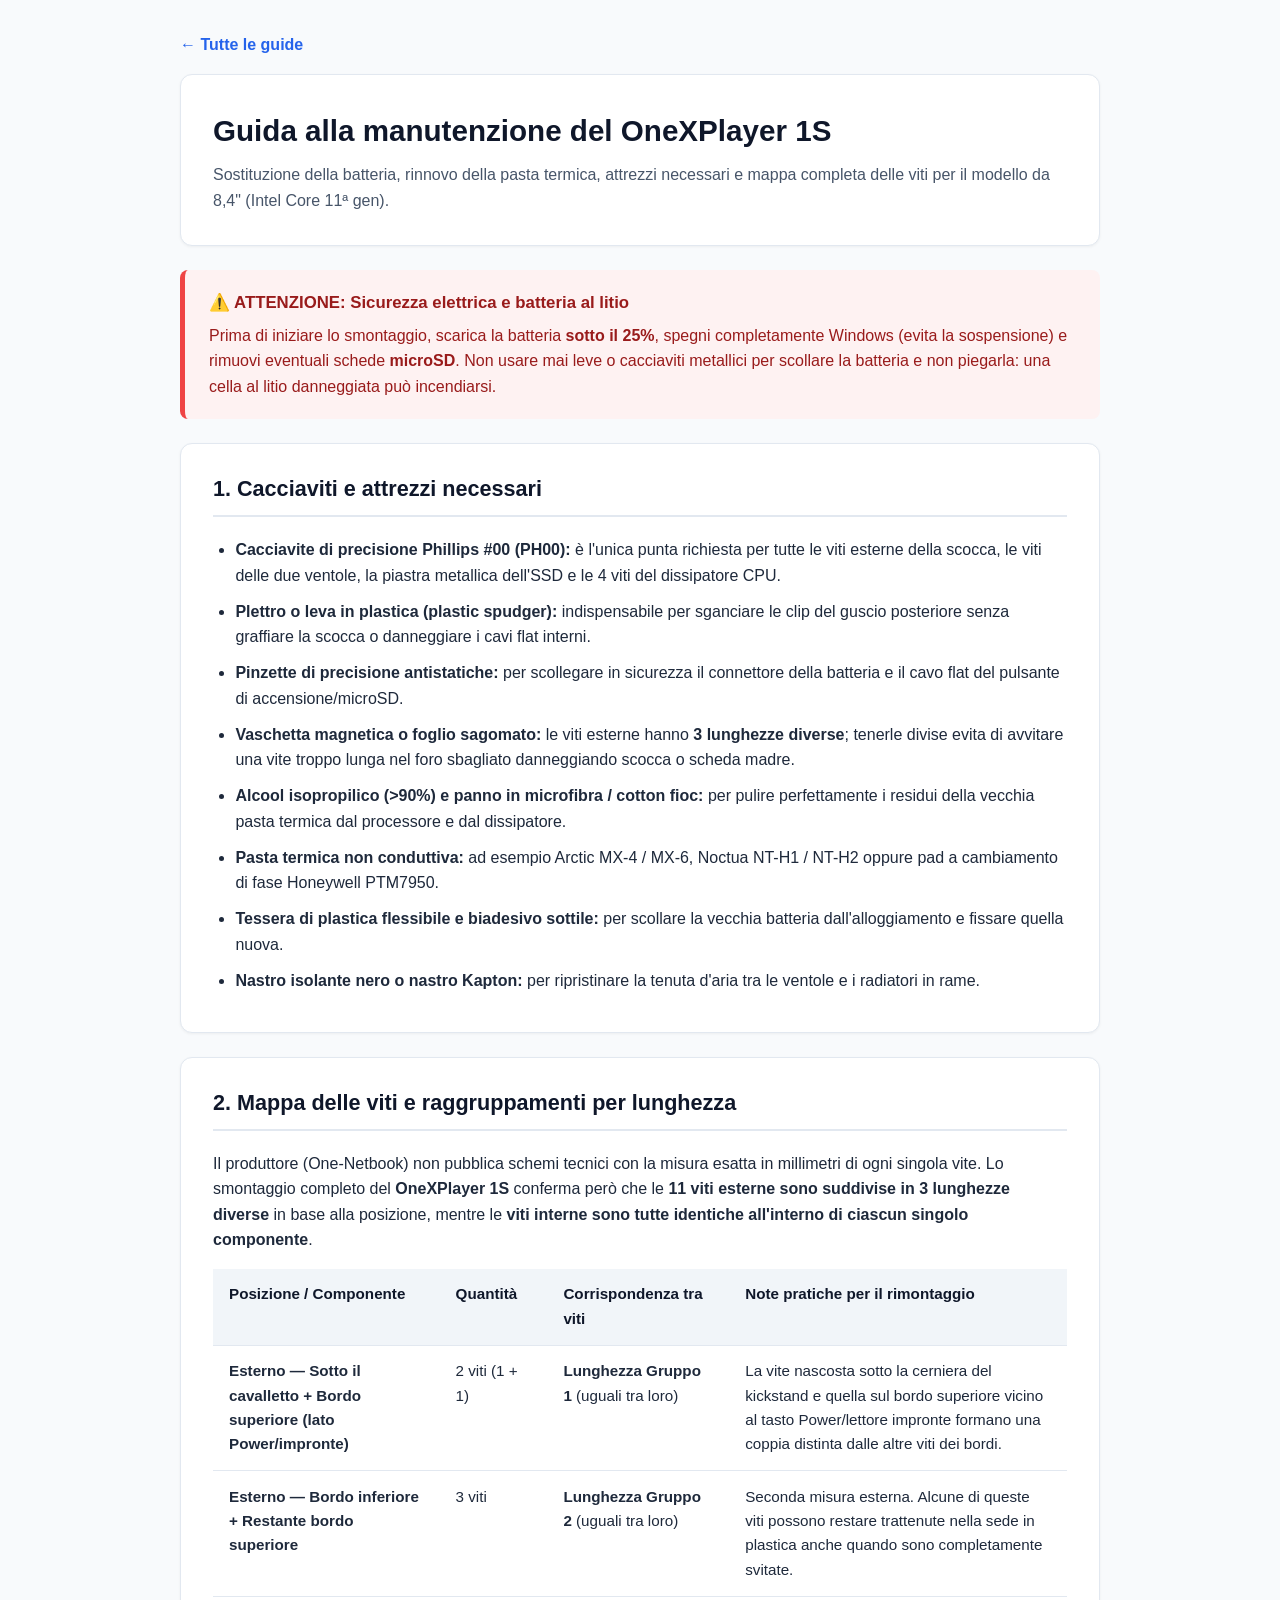
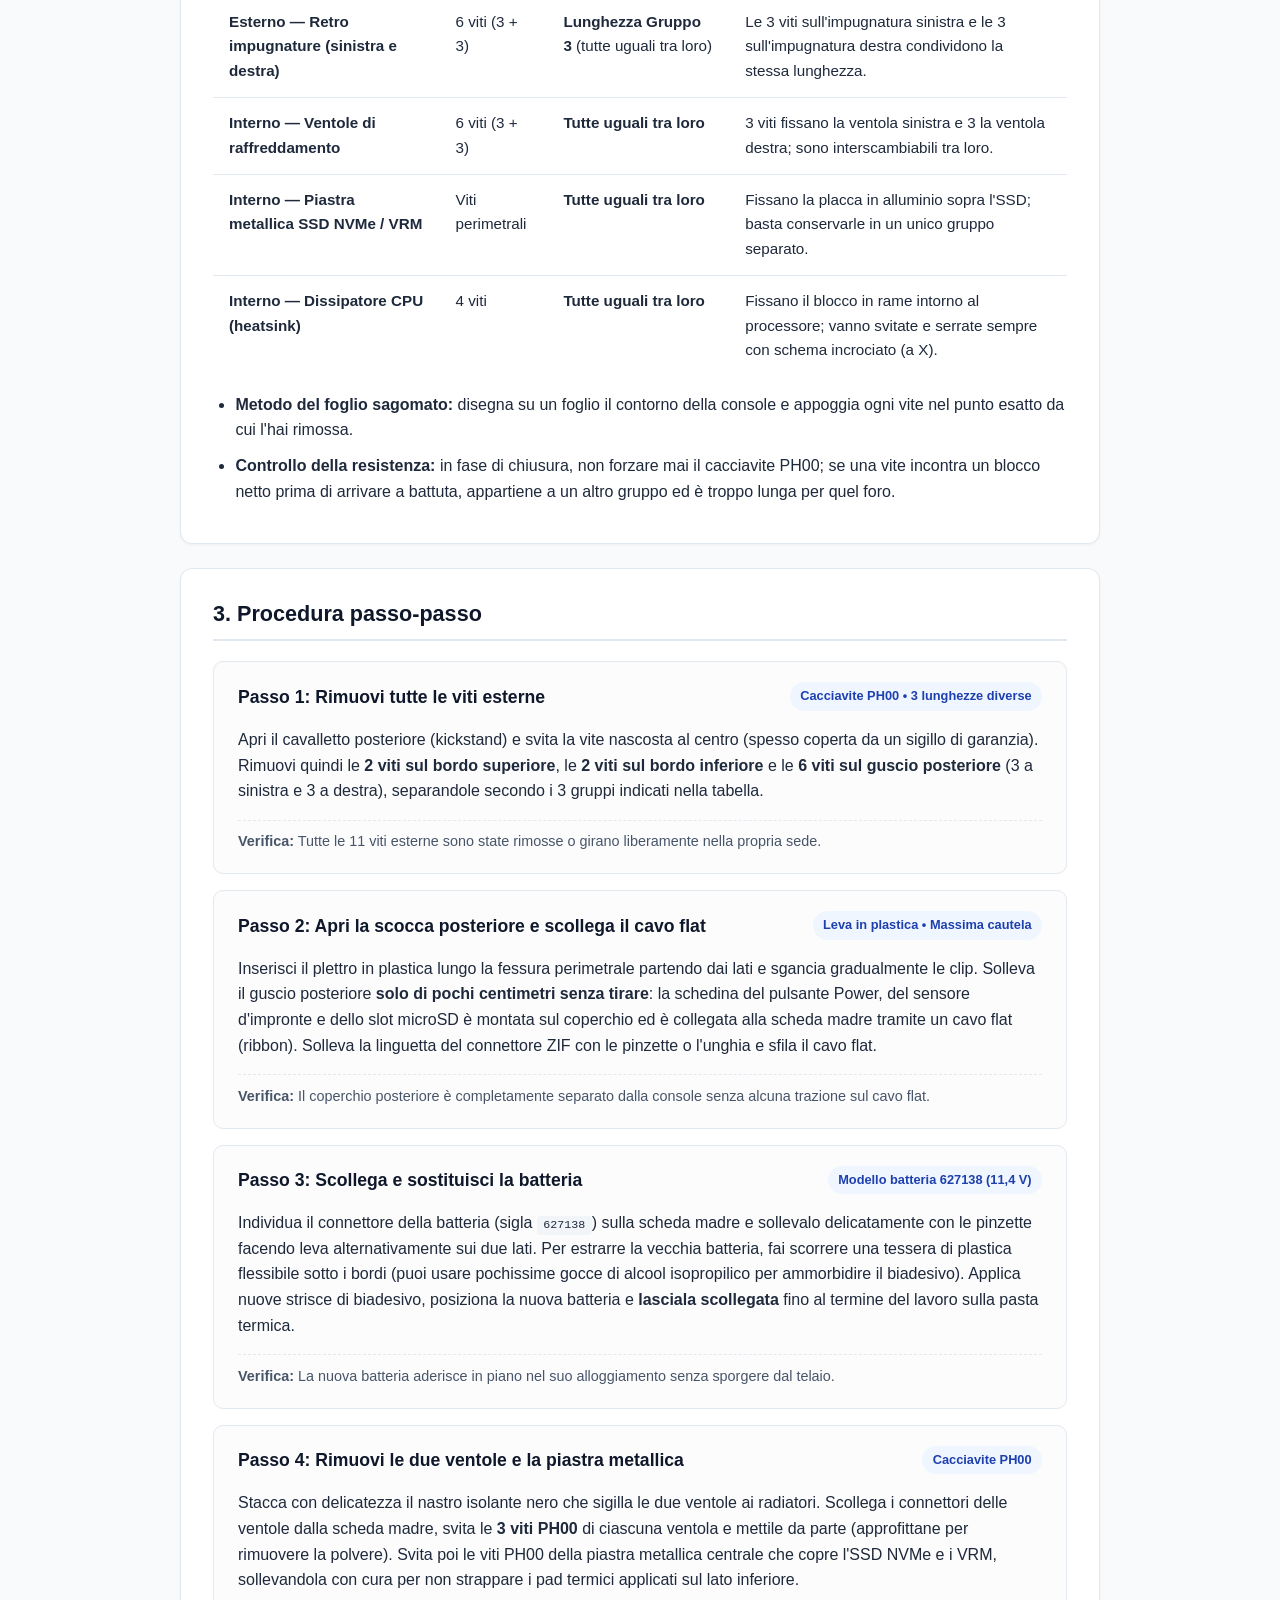
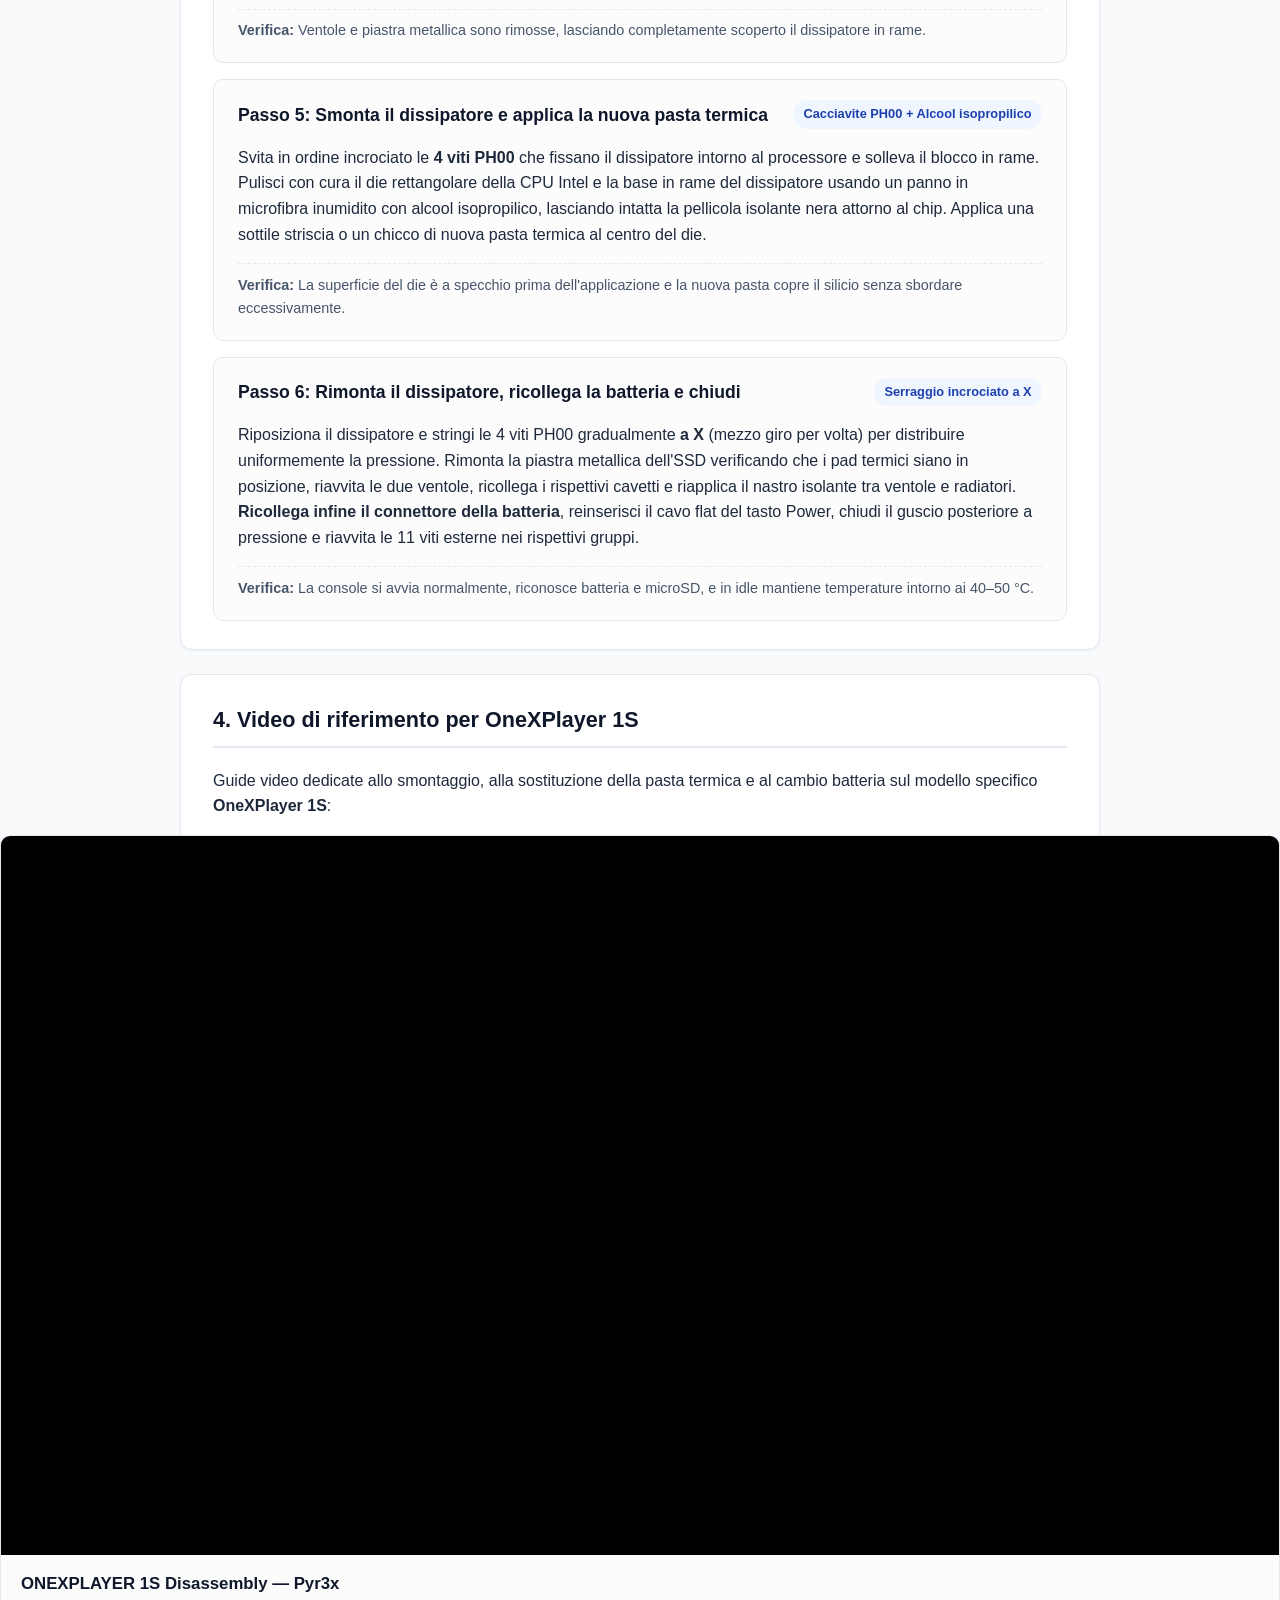
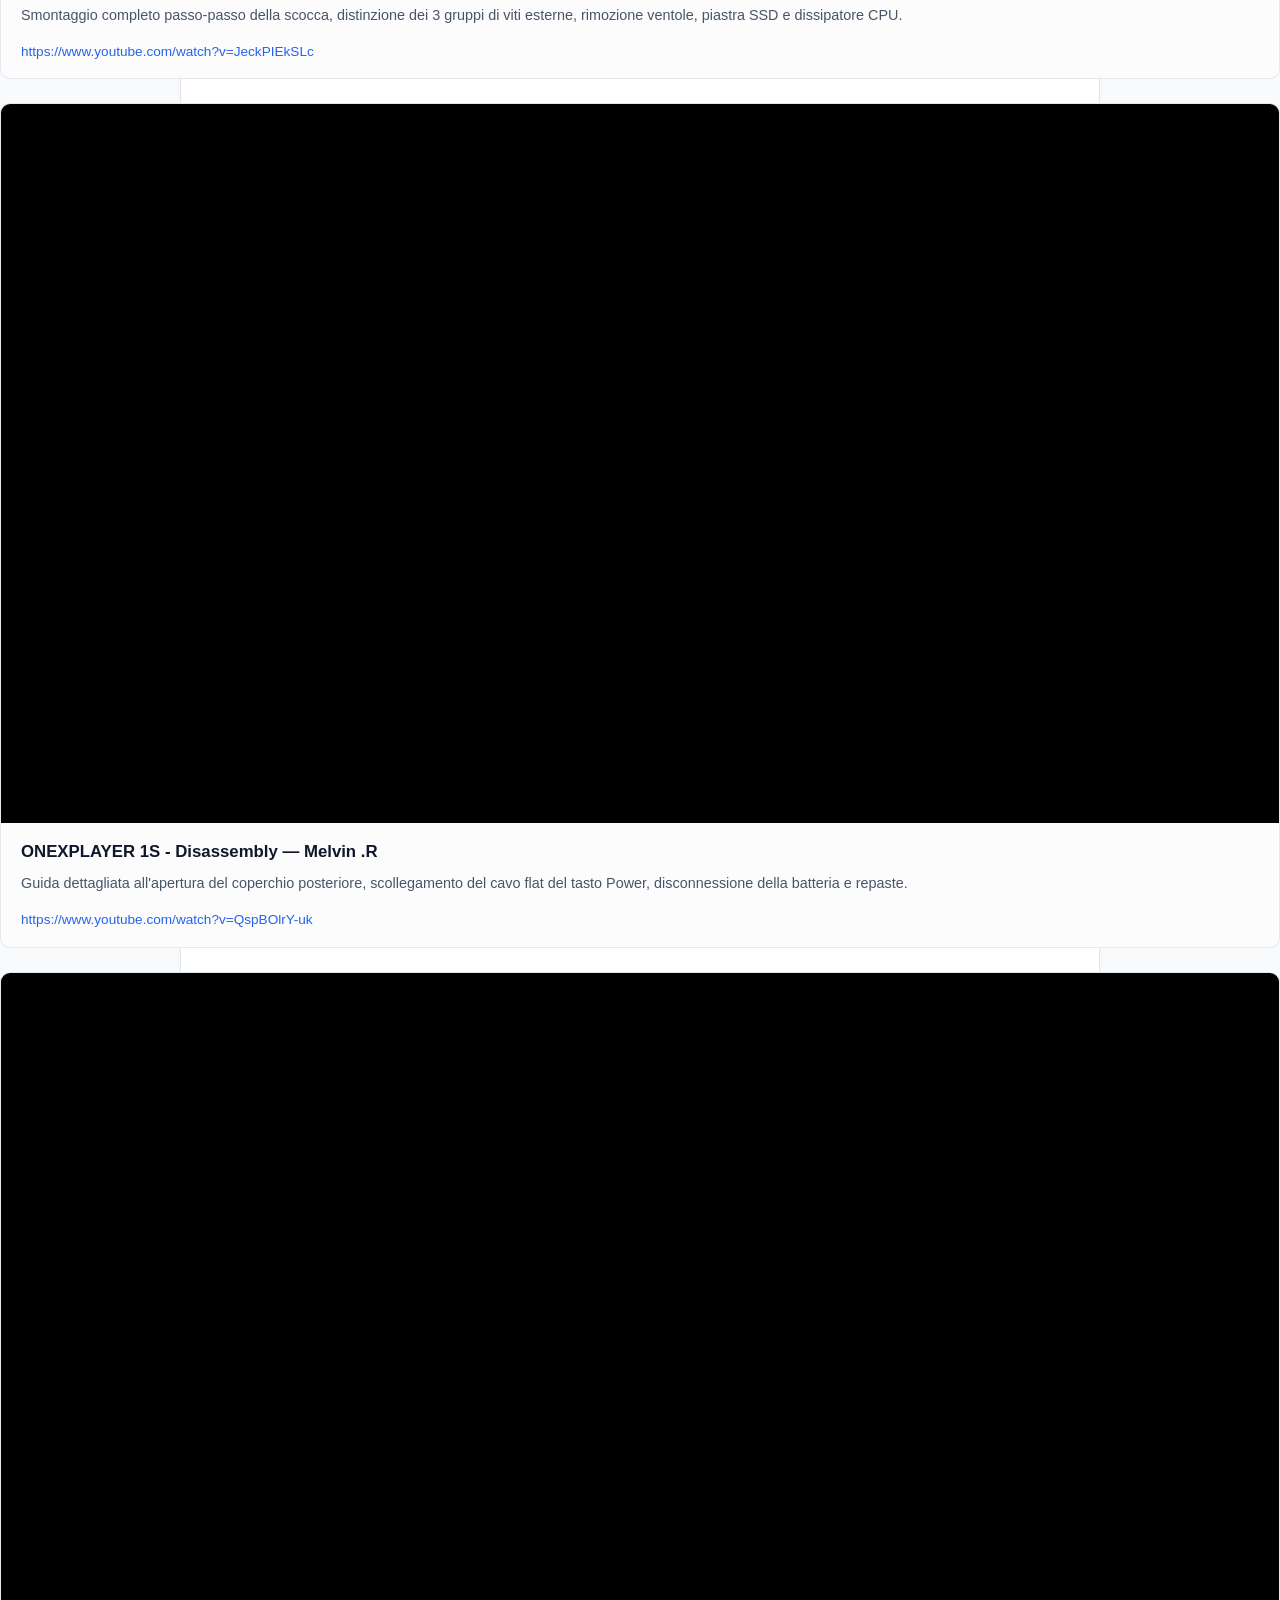
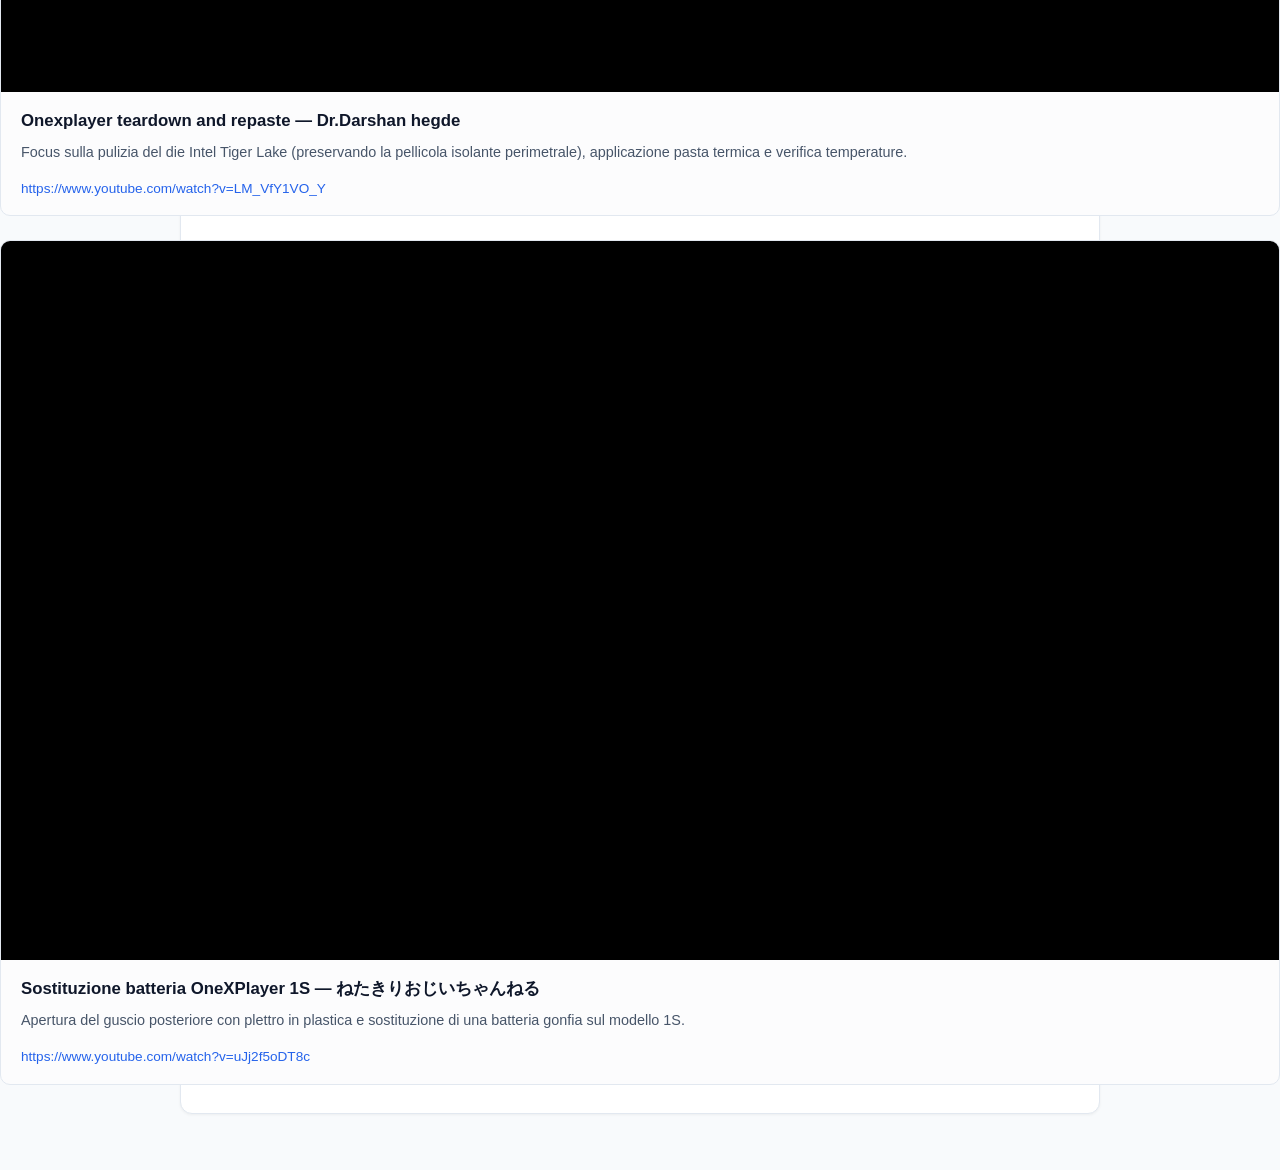
<file: guide/sottodominio/manutenzione_onexplayer_1s.html>
<!DOCTYPE html>
<html lang="it">
<head>
  <meta charset="UTF-8">
  <meta name="viewport" content="width=device-width, initial-scale=1.0">
  <title>Guida Manutenzione OneXPlayer 1S: Batteria, Pasta Termica e Viti</title>
  <style>
    :root {
      --bg: #f8fafc;
      --surface: #ffffff;
      --text: #1e293b;
      --text-muted: #475569;
      --primary: #2563eb;
      --primary-dark: #1d4ed8;
      --border: #e2e8f0;
      --warning-bg: #fef2f2;
      --warning-border: #ef4444;
      --warning-text: #991b1b;
      --badge-bg: #eff6ff;
      --badge-text: #1e40af;
    }

    * {
      box-sizing: border-box;
    }

    body {
      font-family: -apple-system, BlinkMacSystemFont, "Segoe UI", Roboto, Helvetica, Arial, sans-serif;
      background-color: var(--bg);
      color: var(--text);
      line-height: 1.6;
      margin: 0;
      padding: 2rem 1rem;
    }

    .container {
      max-width: 920px;
      margin: 0 auto;
    }

    header {
      background: var(--surface);
      padding: 2rem;
      border-radius: 12px;
      border: 1px solid var(--border);
      margin-bottom: 1.5rem;
      box-shadow: 0 1px 3px rgba(0, 0, 0, 0.05);
    }

    header h1 {
      margin: 0 0 0.5rem 0;
      font-size: 1.85rem;
      color: #0f172a;
    }

    header p {
      margin: 0;
      color: var(--text-muted);
    }

    section {
      background: var(--surface);
      padding: 1.75rem 2rem;
      border-radius: 12px;
      border: 1px solid var(--border);
      margin-bottom: 1.5rem;
      box-shadow: 0 1px 3px rgba(0, 0, 0, 0.05);
    }

    h2 {
      margin-top: 0;
      font-size: 1.35rem;
      color: #0f172a;
      border-bottom: 2px solid var(--border);
      padding-bottom: 0.5rem;
      margin-bottom: 1.25rem;
    }

    ul, ol {
      padding-left: 1.4rem;
      margin-bottom: 0;
    }

    li {
      margin-bottom: 0.65rem;
    }

    .alert-warning {
      background-color: var(--warning-bg);
      border-left: 5px solid var(--warning-border);
      color: var(--warning-text);
      padding: 1.25rem 1.5rem;
      border-radius: 8px;
      margin-bottom: 1.5rem;
    }

    .alert-warning strong {
      display: block;
      font-size: 1.05rem;
      margin-bottom: 0.35rem;
    }

    .table-wrapper {
      overflow-x: auto;
      margin-top: 1rem;
    }

    table {
      width: 100%;
      border-collapse: collapse;
      font-size: 0.95rem;
    }

    th, td {
      text-align: left;
      padding: 0.85rem 1rem;
      border-bottom: 1px solid var(--border);
      vertical-align: top;
    }

    th {
      background-color: #f1f5f9;
      font-weight: 600;
      color: #0f172a;
    }

    tr:last-child td {
      border-bottom: none;
    }

    .step-card {
      border: 1px solid var(--border);
      border-radius: 10px;
      padding: 1.25rem 1.5rem;
      margin-bottom: 1rem;
      background-color: #fcfcfd;
    }

    .step-card:last-child {
      margin-bottom: 0;
    }

    .step-header {
      display: flex;
      flex-wrap: wrap;
      align-items: center;
      justify-content: space-between;
      gap: 0.5rem;
      margin-bottom: 0.6rem;
    }

    .step-title {
      font-weight: 700;
      font-size: 1.1rem;
      color: #0f172a;
    }

    .step-badge {
      background-color: var(--badge-bg);
      color: var(--badge-text);
      font-size: 0.8rem;
      font-weight: 600;
      padding: 0.25rem 0.65rem;
      border-radius: 999px;
    }

    .step-verify {
      margin-top: 0.75rem;
      padding-top: 0.6rem;
      border-top: 1px dashed var(--border);
      font-size: 0.9rem;
      color: var(--text-muted);
    }

    /* Video più grandi possibile: uno per riga, larghi quanto la finestra, mai più alti dello schermo */
    html { overflow-x: clip; }
    .video-grid {
      display: grid;
      grid-template-columns: 1fr;
      gap: 1.5rem;
      margin: 1rem 0 0;
      width: var(--larghezza-finestra, 100vw);
      margin-left: calc(50% - var(--larghezza-finestra, 100vw) / 2);
    }
    .video-grid .video-card {
      width: min(100%, calc(100vh * 16 / 9));
      width: min(100%, calc(100dvh * 16 / 9));
      margin: 0 auto;
    }

    .video-card {
      border: 1px solid var(--border);
      border-radius: 10px;
      overflow: hidden;
      background: #fcfcfd;
      display: flex;
      flex-direction: column;
    }

    .video-embed {
      position: relative;
      padding-bottom: 56.25%;
      height: 0;
      overflow: hidden;
      background: #000;
    }

    .video-embed iframe {
      position: absolute;
      top: 0;
      left: 0;
      width: 100%;
      height: 100%;
      border: 0;
    }

    .video-info {
      padding: 1rem 1.25rem;
      flex: 1;
      display: flex;
      flex-direction: column;
      justify-content: space-between;
    }

    .video-info h3 {
      margin: 0 0 0.4rem 0;
      font-size: 1.05rem;
      color: #0f172a;
    }

    .video-info p {
      margin: 0 0 0.85rem 0;
      font-size: 0.9rem;
      color: var(--text-muted);
    }

    .video-link {
      font-size: 0.85rem;
      color: var(--primary);
      text-decoration: none;
      word-break: break-all;
      font-weight: 500;
    }

    .video-link:hover {
      text-decoration: underline;
      color: var(--primary-dark);
    }

    code {
      background: #f1f5f9;
      padding: 0.15rem 0.4rem;
      border-radius: 4px;
      font-size: 0.9em;
    }

    @media (max-width: 600px) {
      section, header {
        padding: 1.25rem;
      }
    }
  </style>
</head>
<body>
  <div class="container">
    <p style="margin: 0 0 1rem;"><a href="index.html" style="color: #2563eb; text-decoration: none; font-weight: 600;">&larr; Tutte le guide</a></p>
    <header>
      <h1>Guida alla manutenzione del OneXPlayer 1S</h1>
      <p>Sostituzione della batteria, rinnovo della pasta termica, attrezzi necessari e mappa completa delle viti per il modello da 8,4" (Intel Core 11ª gen).</p>
    </header>

    <div class="alert-warning" role="alert">
      <strong>⚠️ ATTENZIONE: Sicurezza elettrica e batteria al litio</strong>
      Prima di iniziare lo smontaggio, scarica la batteria <b>sotto il 25%</b>, spegni completamente Windows (evita la sospensione) e rimuovi eventuali schede <b>microSD</b>. Non usare mai leve o cacciaviti metallici per scollare la batteria e non piegarla: una cella al litio danneggiata può incendiarsi.
    </div>

    <section id="attrezzi">
      <h2>1. Cacciaviti e attrezzi necessari</h2>
      <ul>
        <li><strong>Cacciavite di precisione Phillips #00 (PH00):</strong> è l'unica punta richiesta per tutte le viti esterne della scocca, le viti delle due ventole, la piastra metallica dell'SSD e le 4 viti del dissipatore CPU.</li>
        <li><strong>Plettro o leva in plastica (plastic spudger):</strong> indispensabile per sganciare le clip del guscio posteriore senza graffiare la scocca o danneggiare i cavi flat interni.</li>
        <li><strong>Pinzette di precisione antistatiche:</strong> per scollegare in sicurezza il connettore della batteria e il cavo flat del pulsante di accensione/microSD.</li>
        <li><strong>Vaschetta magnetica o foglio sagomato:</strong> le viti esterne hanno <strong>3 lunghezze diverse</strong>; tenerle divise evita di avvitare una vite troppo lunga nel foro sbagliato danneggiando scocca o scheda madre.</li>
        <li><strong>Alcool isopropilico (&gt;90%) e panno in microfibra / cotton fioc:</strong> per pulire perfettamente i residui della vecchia pasta termica dal processore e dal dissipatore.</li>
        <li><strong>Pasta termica non conduttiva:</strong> ad esempio Arctic MX-4 / MX-6, Noctua NT-H1 / NT-H2 oppure pad a cambiamento di fase Honeywell PTM7950.</li>
        <li><strong>Tessera di plastica flessibile e biadesivo sottile:</strong> per scollare la vecchia batteria dall'alloggiamento e fissare quella nuova.</li>
        <li><strong>Nastro isolante nero o nastro Kapton:</strong> per ripristinare la tenuta d'aria tra le ventole e i radiatori in rame.</li>
      </ul>
    </section>

    <section id="viti">
      <h2>2. Mappa delle viti e raggruppamenti per lunghezza</h2>
      <p>Il produttore (One-Netbook) non pubblica schemi tecnici con la misura esatta in millimetri di ogni singola vite. Lo smontaggio completo del <strong>OneXPlayer 1S</strong> conferma però che le <strong>11 viti esterne sono suddivise in 3 lunghezze diverse</strong> in base alla posizione, mentre le <strong>viti interne sono tutte identiche all'interno di ciascun singolo componente</strong>.</p>

      <div class="table-wrapper">
        <table>
          <thead>
            <tr>
              <th>Posizione / Componente</th>
              <th>Quantità</th>
              <th>Corrispondenza tra viti</th>
              <th>Note pratiche per il rimontaggio</th>
            </tr>
          </thead>
          <tbody>
            <tr>
              <td><strong>Esterno — Sotto il cavalletto + Bordo superiore (lato Power/impronte)</strong></td>
              <td>2 viti (1 + 1)</td>
              <td><strong>Lunghezza Gruppo 1</strong> (uguali tra loro)</td>
              <td>La vite nascosta sotto la cerniera del kickstand e quella sul bordo superiore vicino al tasto Power/lettore impronte formano una coppia distinta dalle altre viti dei bordi.</td>
            </tr>
            <tr>
              <td><strong>Esterno — Bordo inferiore + Restante bordo superiore</strong></td>
              <td>3 viti</td>
              <td><strong>Lunghezza Gruppo 2</strong> (uguali tra loro)</td>
              <td>Seconda misura esterna. Alcune di queste viti possono restare trattenute nella sede in plastica anche quando sono completamente svitate.</td>
            </tr>
            <tr>
              <td><strong>Esterno — Retro impugnature (sinistra e destra)</strong></td>
              <td>6 viti (3 + 3)</td>
              <td><strong>Lunghezza Gruppo 3</strong> (tutte uguali tra loro)</td>
              <td>Le 3 viti sull'impugnatura sinistra e le 3 sull'impugnatura destra condividono la stessa lunghezza.</td>
            </tr>
            <tr>
              <td><strong>Interno — Ventole di raffreddamento</strong></td>
              <td>6 viti (3 + 3)</td>
              <td><strong>Tutte uguali tra loro</strong></td>
              <td>3 viti fissano la ventola sinistra e 3 la ventola destra; sono interscambiabili tra loro.</td>
            </tr>
            <tr>
              <td><strong>Interno — Piastra metallica SSD NVMe / VRM</strong></td>
              <td>Viti perimetrali</td>
              <td><strong>Tutte uguali tra loro</strong></td>
              <td>Fissano la placca in alluminio sopra l'SSD; basta conservarle in un unico gruppo separato.</td>
            </tr>
            <tr>
              <td><strong>Interno — Dissipatore CPU (heatsink)</strong></td>
              <td>4 viti</td>
              <td><strong>Tutte uguali tra loro</strong></td>
              <td>Fissano il blocco in rame intorno al processore; vanno svitate e serrate sempre con schema incrociato (a X).</td>
            </tr>
          </tbody>
        </table>
      </div>

      <ul style="margin-top: 1rem;">
        <li><strong>Metodo del foglio sagomato:</strong> disegna su un foglio il contorno della console e appoggia ogni vite nel punto esatto da cui l'hai rimossa.</li>
        <li><strong>Controllo della resistenza:</strong> in fase di chiusura, non forzare mai il cacciavite PH00; se una vite incontra un blocco netto prima di arrivare a battuta, appartiene a un altro gruppo ed è troppo lunga per quel foro.</li>
      </ul>
    </section>

    <section id="procedura">
      <h2>3. Procedura passo-passo</h2>

      <div class="step-card">
        <div class="step-header">
          <span class="step-title">Passo 1: Rimuovi tutte le viti esterne</span>
          <span class="step-badge">Cacciavite PH00 • 3 lunghezze diverse</span>
        </div>
        <p>Apri il cavalletto posteriore (kickstand) e svita la vite nascosta al centro (spesso coperta da un sigillo di garanzia). Rimuovi quindi le <strong>2 viti sul bordo superiore</strong>, le <strong>2 viti sul bordo inferiore</strong> e le <strong>6 viti sul guscio posteriore</strong> (3 a sinistra e 3 a destra), separandole secondo i 3 gruppi indicati nella tabella.</p>
        <div class="step-verify"><strong>Verifica:</strong> Tutte le 11 viti esterne sono state rimosse o girano liberamente nella propria sede.</div>
      </div>

      <div class="step-card">
        <div class="step-header">
          <span class="step-title">Passo 2: Apri la scocca posteriore e scollega il cavo flat</span>
          <span class="step-badge">Leva in plastica • Massima cautela</span>
        </div>
        <p>Inserisci il plettro in plastica lungo la fessura perimetrale partendo dai lati e sgancia gradualmente le clip. Solleva il guscio posteriore <strong>solo di pochi centimetri senza tirare</strong>: la schedina del pulsante Power, del sensore d'impronte e dello slot microSD è montata sul coperchio ed è collegata alla scheda madre tramite un cavo flat (ribbon). Solleva la linguetta del connettore ZIF con le pinzette o l'unghia e sfila il cavo flat.</p>
        <div class="step-verify"><strong>Verifica:</strong> Il coperchio posteriore è completamente separato dalla console senza alcuna trazione sul cavo flat.</div>
      </div>

      <div class="step-card">
        <div class="step-header">
          <span class="step-title">Passo 3: Scollega e sostituisci la batteria</span>
          <span class="step-badge">Modello batteria 627138 (11,4 V)</span>
        </div>
        <p>Individua il connettore della batteria (sigla <code>627138</code>) sulla scheda madre e sollevalo delicatamente con le pinzette facendo leva alternativamente sui due lati. Per estrarre la vecchia batteria, fai scorrere una tessera di plastica flessibile sotto i bordi (puoi usare pochissime gocce di alcool isopropilico per ammorbidire il biadesivo). Applica nuove strisce di biadesivo, posiziona la nuova batteria e <strong>lasciala scollegata</strong> fino al termine del lavoro sulla pasta termica.</p>
        <div class="step-verify"><strong>Verifica:</strong> La nuova batteria aderisce in piano nel suo alloggiamento senza sporgere dal telaio.</div>
      </div>

      <div class="step-card">
        <div class="step-header">
          <span class="step-title">Passo 4: Rimuovi le due ventole e la piastra metallica</span>
          <span class="step-badge">Cacciavite PH00</span>
        </div>
        <p>Stacca con delicatezza il nastro isolante nero che sigilla le due ventole ai radiatori. Scollega i connettori delle ventole dalla scheda madre, svita le <strong>3 viti PH00</strong> di ciascuna ventola e mettile da parte (approfittane per rimuovere la polvere). Svita poi le viti PH00 della piastra metallica centrale che copre l'SSD NVMe e i VRM, sollevandola con cura per non strappare i pad termici applicati sul lato inferiore.</p>
        <div class="step-verify"><strong>Verifica:</strong> Ventole e piastra metallica sono rimosse, lasciando completamente scoperto il dissipatore in rame.</div>
      </div>

      <div class="step-card">
        <div class="step-header">
          <span class="step-title">Passo 5: Smonta il dissipatore e applica la nuova pasta termica</span>
          <span class="step-badge">Cacciavite PH00 + Alcool isopropilico</span>
        </div>
        <p>Svita in ordine incrociato le <strong>4 viti PH00</strong> che fissano il dissipatore intorno al processore e solleva il blocco in rame. Pulisci con cura il die rettangolare della CPU Intel e la base in rame del dissipatore usando un panno in microfibra inumidito con alcool isopropilico, lasciando intatta la pellicola isolante nera attorno al chip. Applica una sottile striscia o un chicco di nuova pasta termica al centro del die.</p>
        <div class="step-verify"><strong>Verifica:</strong> La superficie del die è a specchio prima dell'applicazione e la nuova pasta copre il silicio senza sbordare eccessivamente.</div>
      </div>

      <div class="step-card">
        <div class="step-header">
          <span class="step-title">Passo 6: Rimonta il dissipatore, ricollega la batteria e chiudi</span>
          <span class="step-badge">Serraggio incrociato a X</span>
        </div>
        <p>Riposiziona il dissipatore e stringi le 4 viti PH00 gradualmente <strong>a X</strong> (mezzo giro per volta) per distribuire uniformemente la pressione. Rimonta la piastra metallica dell'SSD verificando che i pad termici siano in posizione, riavvita le due ventole, ricollega i rispettivi cavetti e riapplica il nastro isolante tra ventole e radiatori. <strong>Ricollega infine il connettore della batteria</strong>, reinserisci il cavo flat del tasto Power, chiudi il guscio posteriore a pressione e riavvita le 11 viti esterne nei rispettivi gruppi.</p>
        <div class="step-verify"><strong>Verifica:</strong> La console si avvia normalmente, riconosce batteria e microSD, e in idle mantiene temperature intorno ai 40–50 °C.</div>
      </div>
    </section>

    <section id="video">
      <h2>4. Video di riferimento per OneXPlayer 1S</h2>
      <p>Guide video dedicate allo smontaggio, alla sostituzione della pasta termica e al cambio batteria sul modello specifico <strong>OneXPlayer 1S</strong>:</p>

      <div class="video-grid">
        <article class="video-card">
          <div class="video-embed">
            <iframe src="https://www.youtube.com/embed/JeckPIEkSLc?vq=hd2160" title="ONEXPLAYER 1S Disassembly (Pyr3x)" allowfullscreen loading="lazy"></iframe>
          </div>
          <div class="video-info">
            <div>
              <h3>ONEXPLAYER 1S Disassembly — Pyr3x</h3>
              <p>Smontaggio completo passo-passo della scocca, distinzione dei 3 gruppi di viti esterne, rimozione ventole, piastra SSD e dissipatore CPU.</p>
            </div>
            <a class="video-link" href="https://www.youtube.com/watch?v=JeckPIEkSLc" target="_blank" rel="noopener noreferrer">https://www.youtube.com/watch?v=JeckPIEkSLc</a>
          </div>
        </article>

        <article class="video-card">
          <div class="video-embed">
            <iframe src="https://www.youtube.com/embed/QspBOlrY-uk?vq=hd2160" title="ONEXPLAYER 1S - Disassembly (Melvin .R)" allowfullscreen loading="lazy"></iframe>
          </div>
          <div class="video-info">
            <div>
              <h3>ONEXPLAYER 1S - Disassembly — Melvin .R</h3>
              <p>Guida dettagliata all'apertura del coperchio posteriore, scollegamento del cavo flat del tasto Power, disconnessione della batteria e repaste.</p>
            </div>
            <a class="video-link" href="https://www.youtube.com/watch?v=QspBOlrY-uk" target="_blank" rel="noopener noreferrer">https://www.youtube.com/watch?v=QspBOlrY-uk</a>
          </div>
        </article>

        <article class="video-card">
          <div class="video-embed">
            <iframe src="https://www.youtube.com/embed/LM_VfY1VO_Y?vq=hd2160" title="Onexplayer teardown and repaste (Dr.Darshan hegde)" allowfullscreen loading="lazy"></iframe>
          </div>
          <div class="video-info">
            <div>
              <h3>Onexplayer teardown and repaste — Dr.Darshan hegde</h3>
              <p>Focus sulla pulizia del die Intel Tiger Lake (preservando la pellicola isolante perimetrale), applicazione pasta termica e verifica temperature.</p>
            </div>
            <a class="video-link" href="https://www.youtube.com/watch?v=LM_VfY1VO_Y" target="_blank" rel="noopener noreferrer">https://www.youtube.com/watch?v=LM_VfY1VO_Y</a>
          </div>
        </article>

        <article class="video-card">
          <div class="video-embed">
            <iframe src="https://www.youtube.com/embed/uJj2f5oDT8c?vq=hd2160" title="Sostituzione batteria OneXPlayer 1S" allowfullscreen loading="lazy"></iframe>
          </div>
          <div class="video-info">
            <div>
              <h3>Sostituzione batteria OneXPlayer 1S — ねたきりおじいちゃんねる</h3>
              <p>Apertura del guscio posteriore con plettro in plastica e sostituzione di una batteria gonfia sul modello 1S.</p>
            </div>
            <a class="video-link" href="https://www.youtube.com/watch?v=uJj2f5oDT8c" target="_blank" rel="noopener noreferrer">https://www.youtube.com/watch?v=uJj2f5oDT8c</a>
          </div>
        </article>
      </div>
    </section>
  </div>
<script>
  // Larghezza reale della finestra (senza la barra di scorrimento): la usano i video a tutta larghezza.
  (function () {
    var radice = document.documentElement;
    function misura() { radice.style.setProperty('--larghezza-finestra', radice.clientWidth + 'px'); }
    misura();
    window.addEventListener('resize', misura);
  })();
</script>
</body>
</html>
</file>
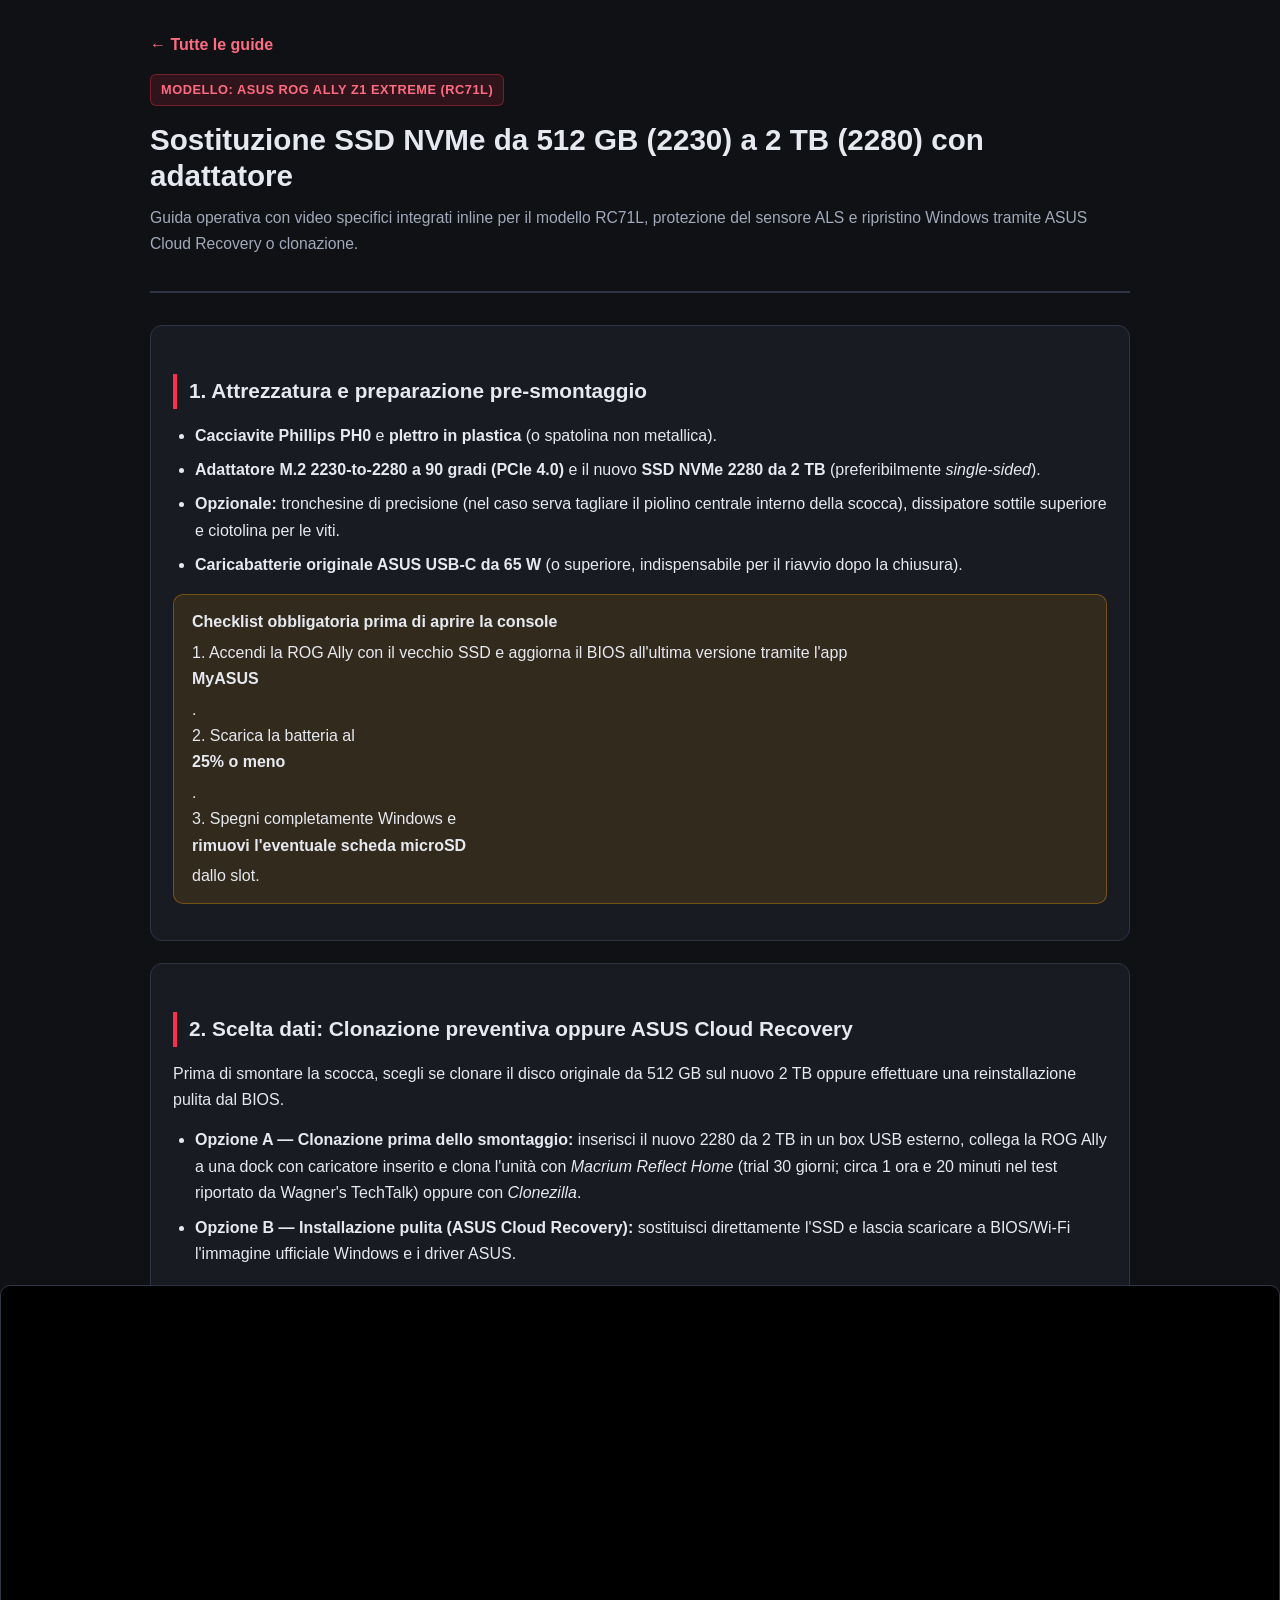
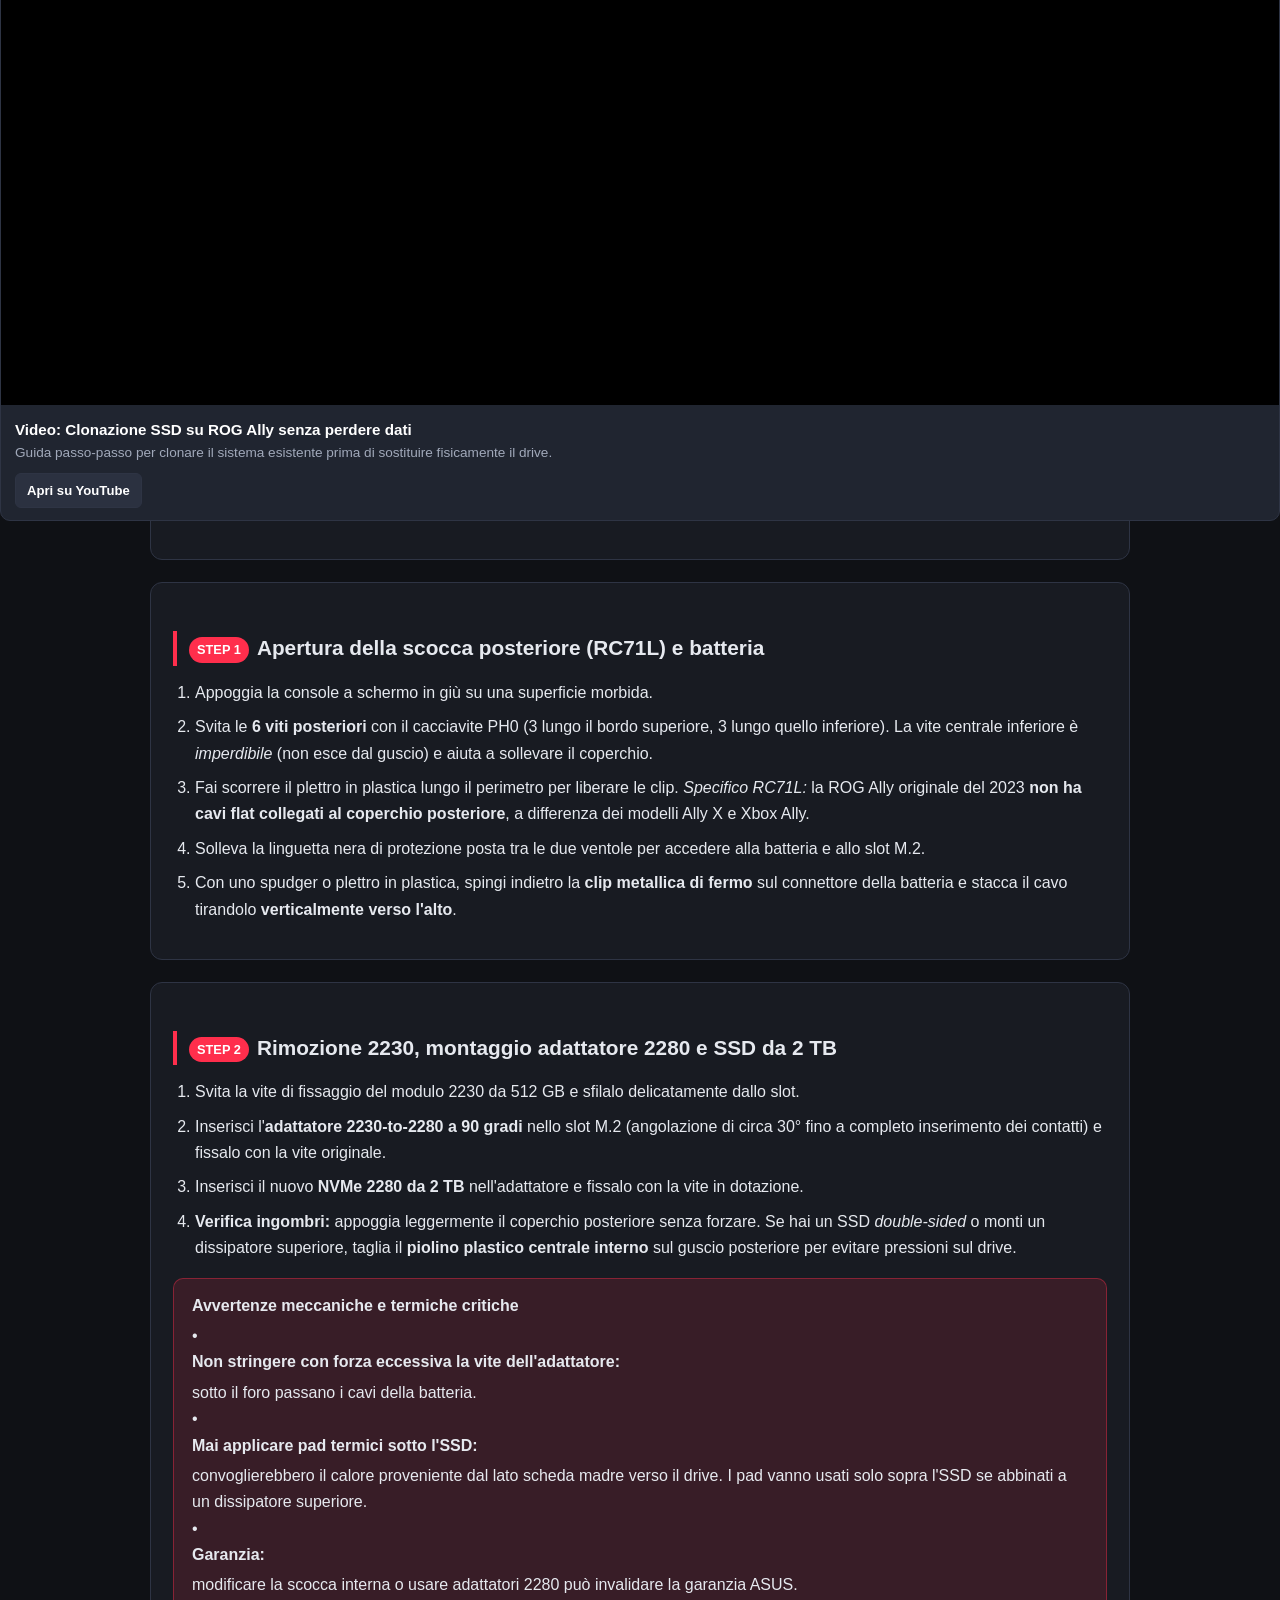
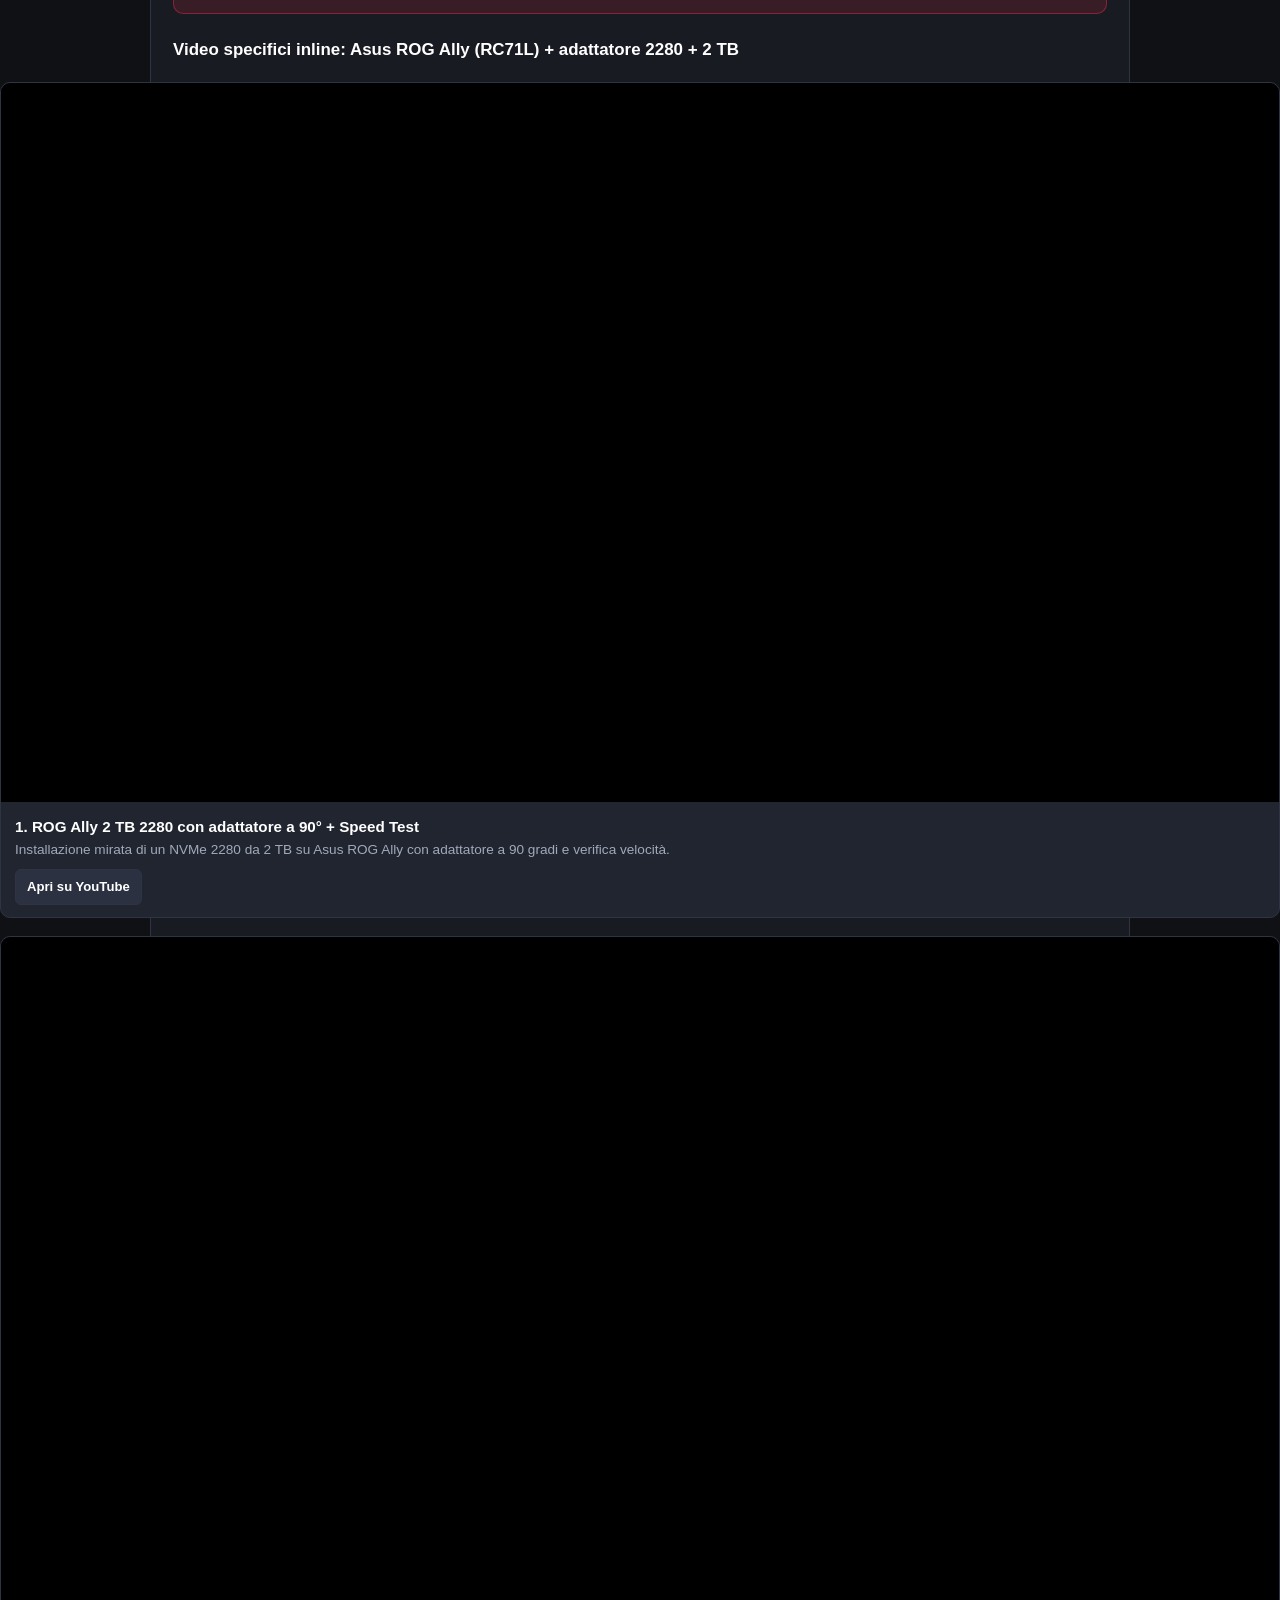
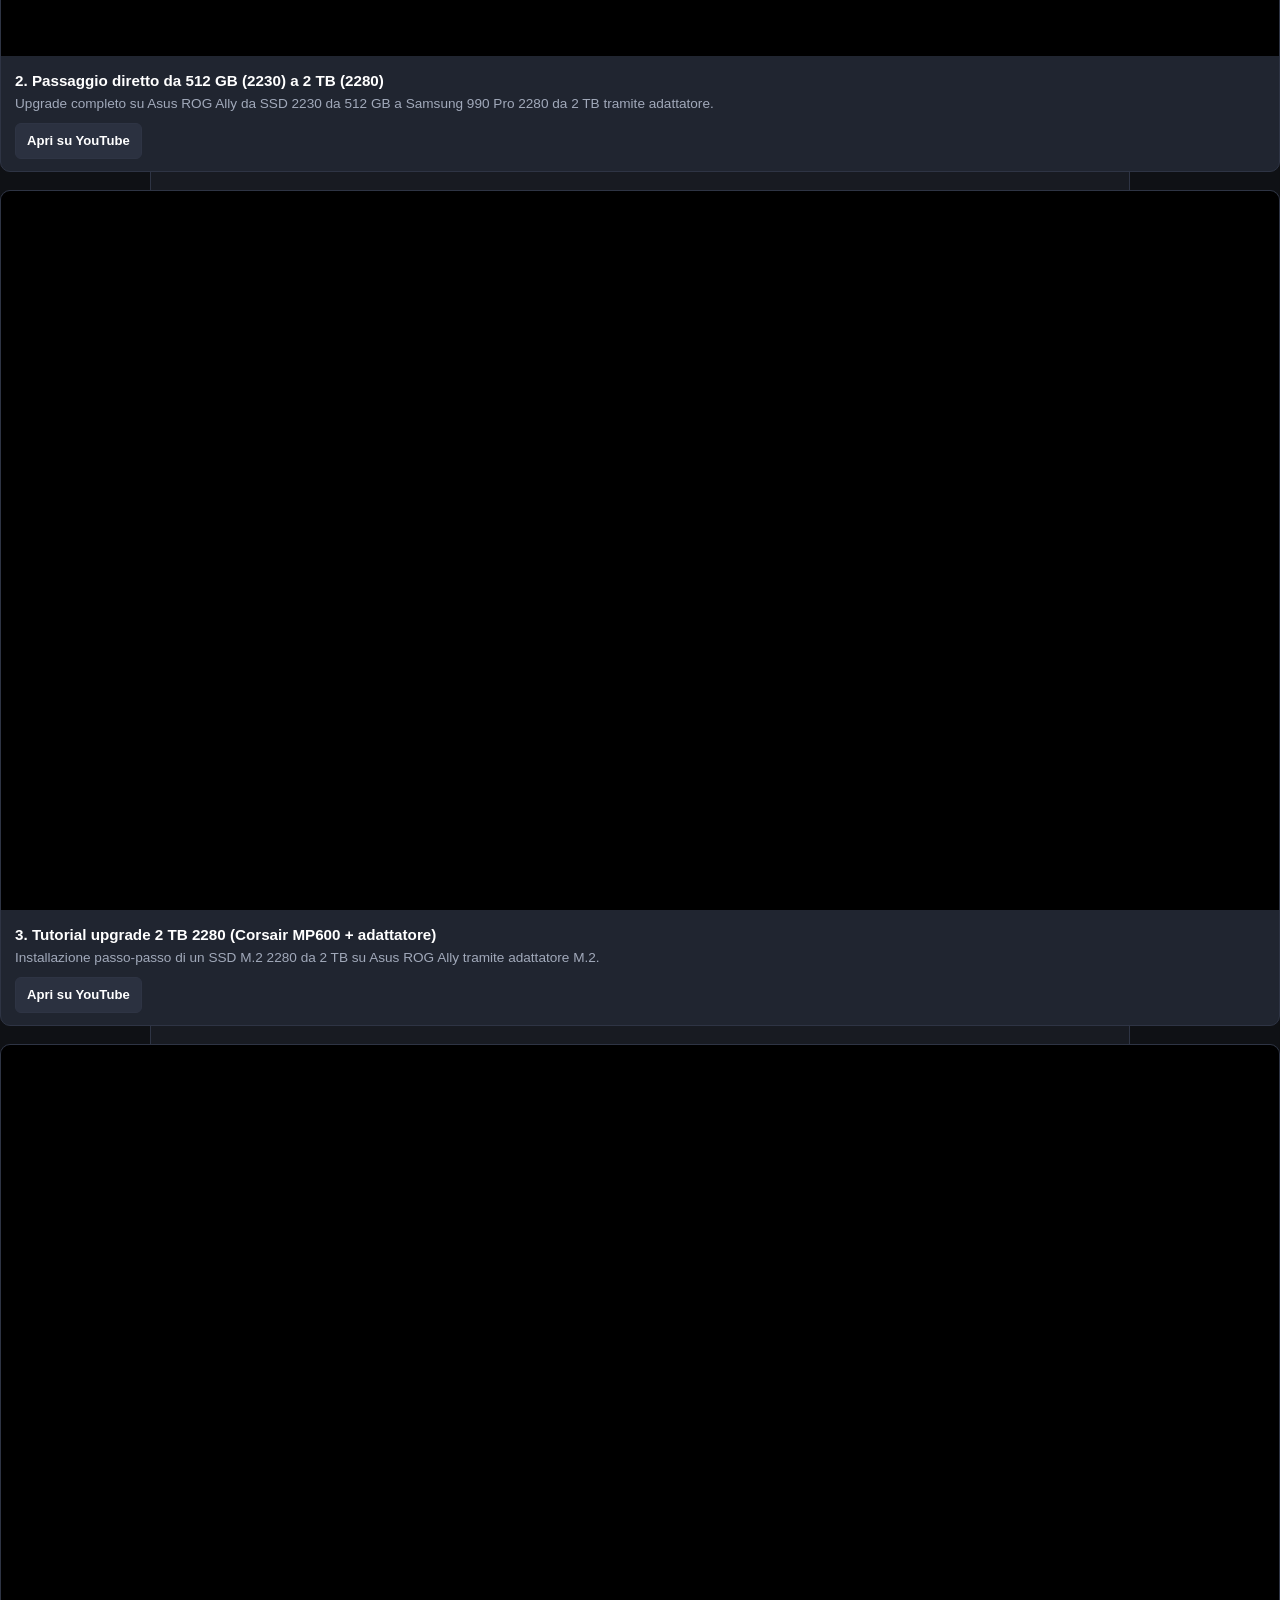
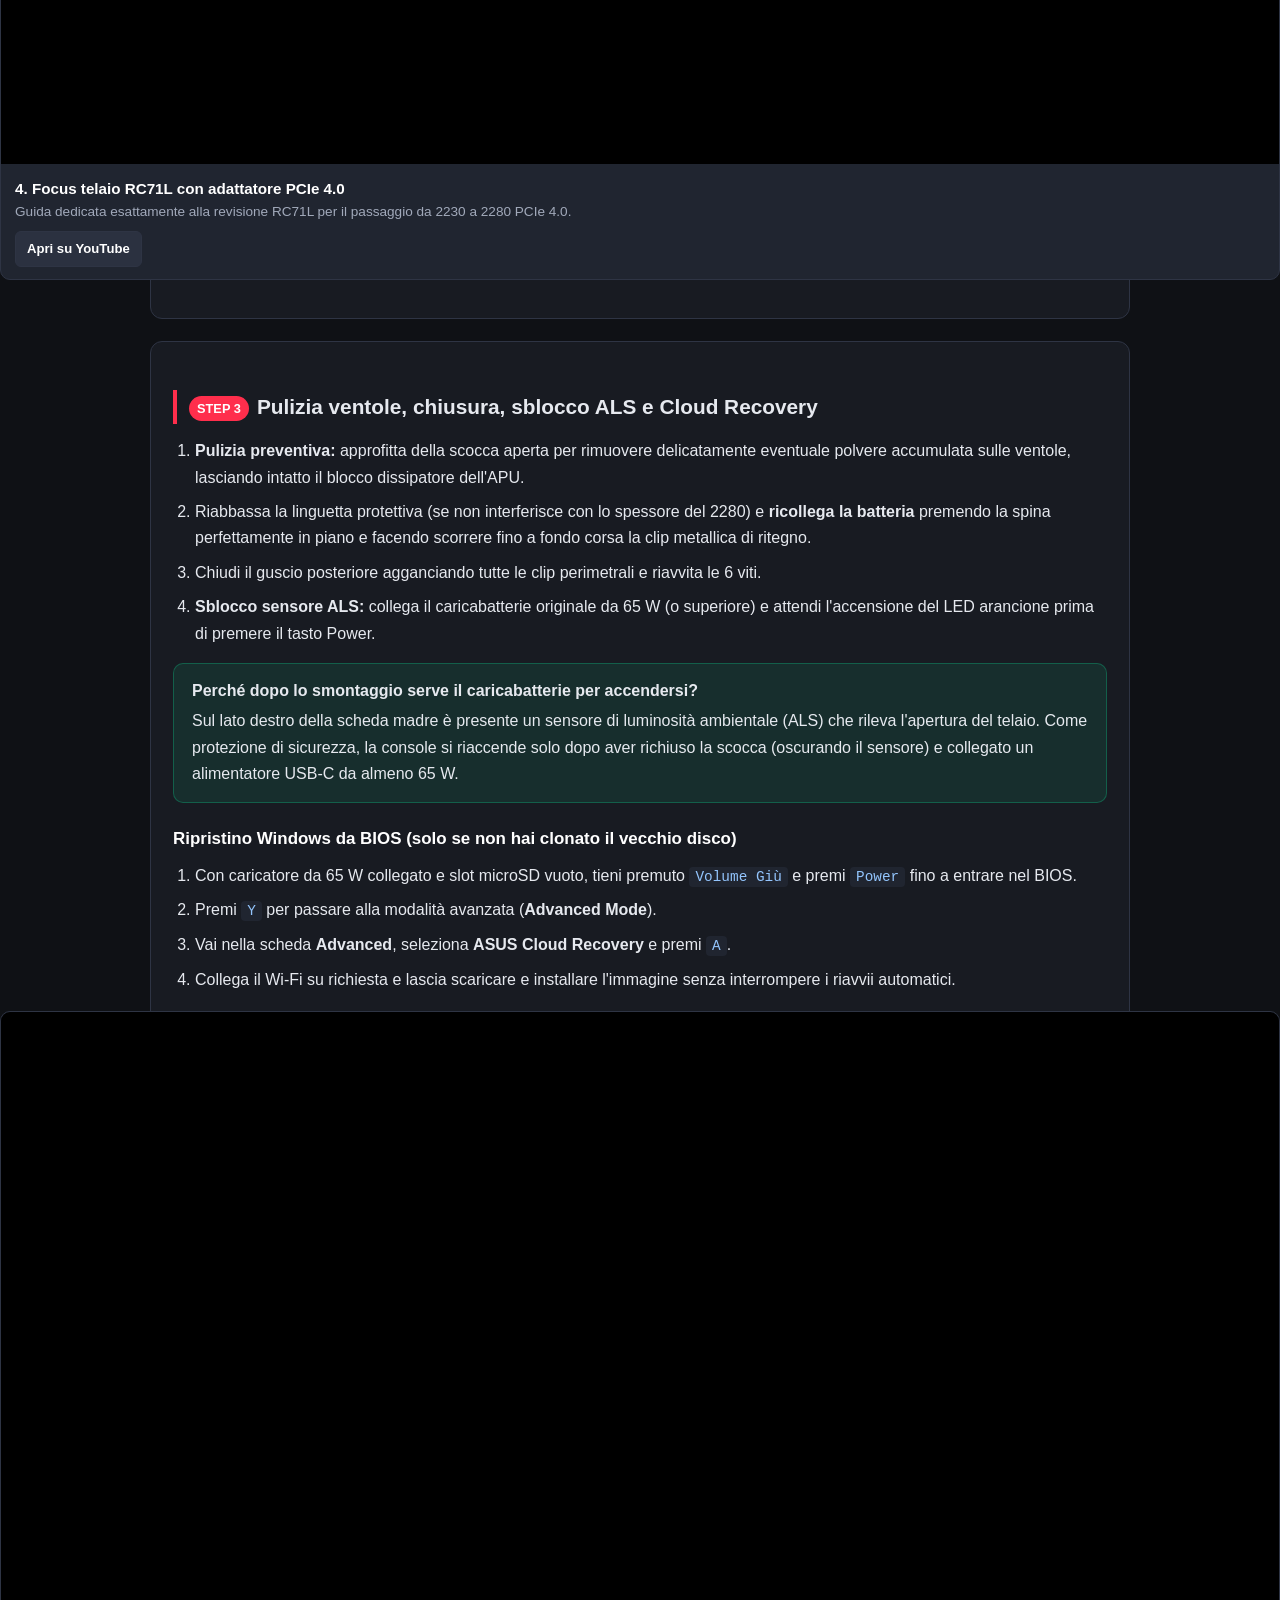
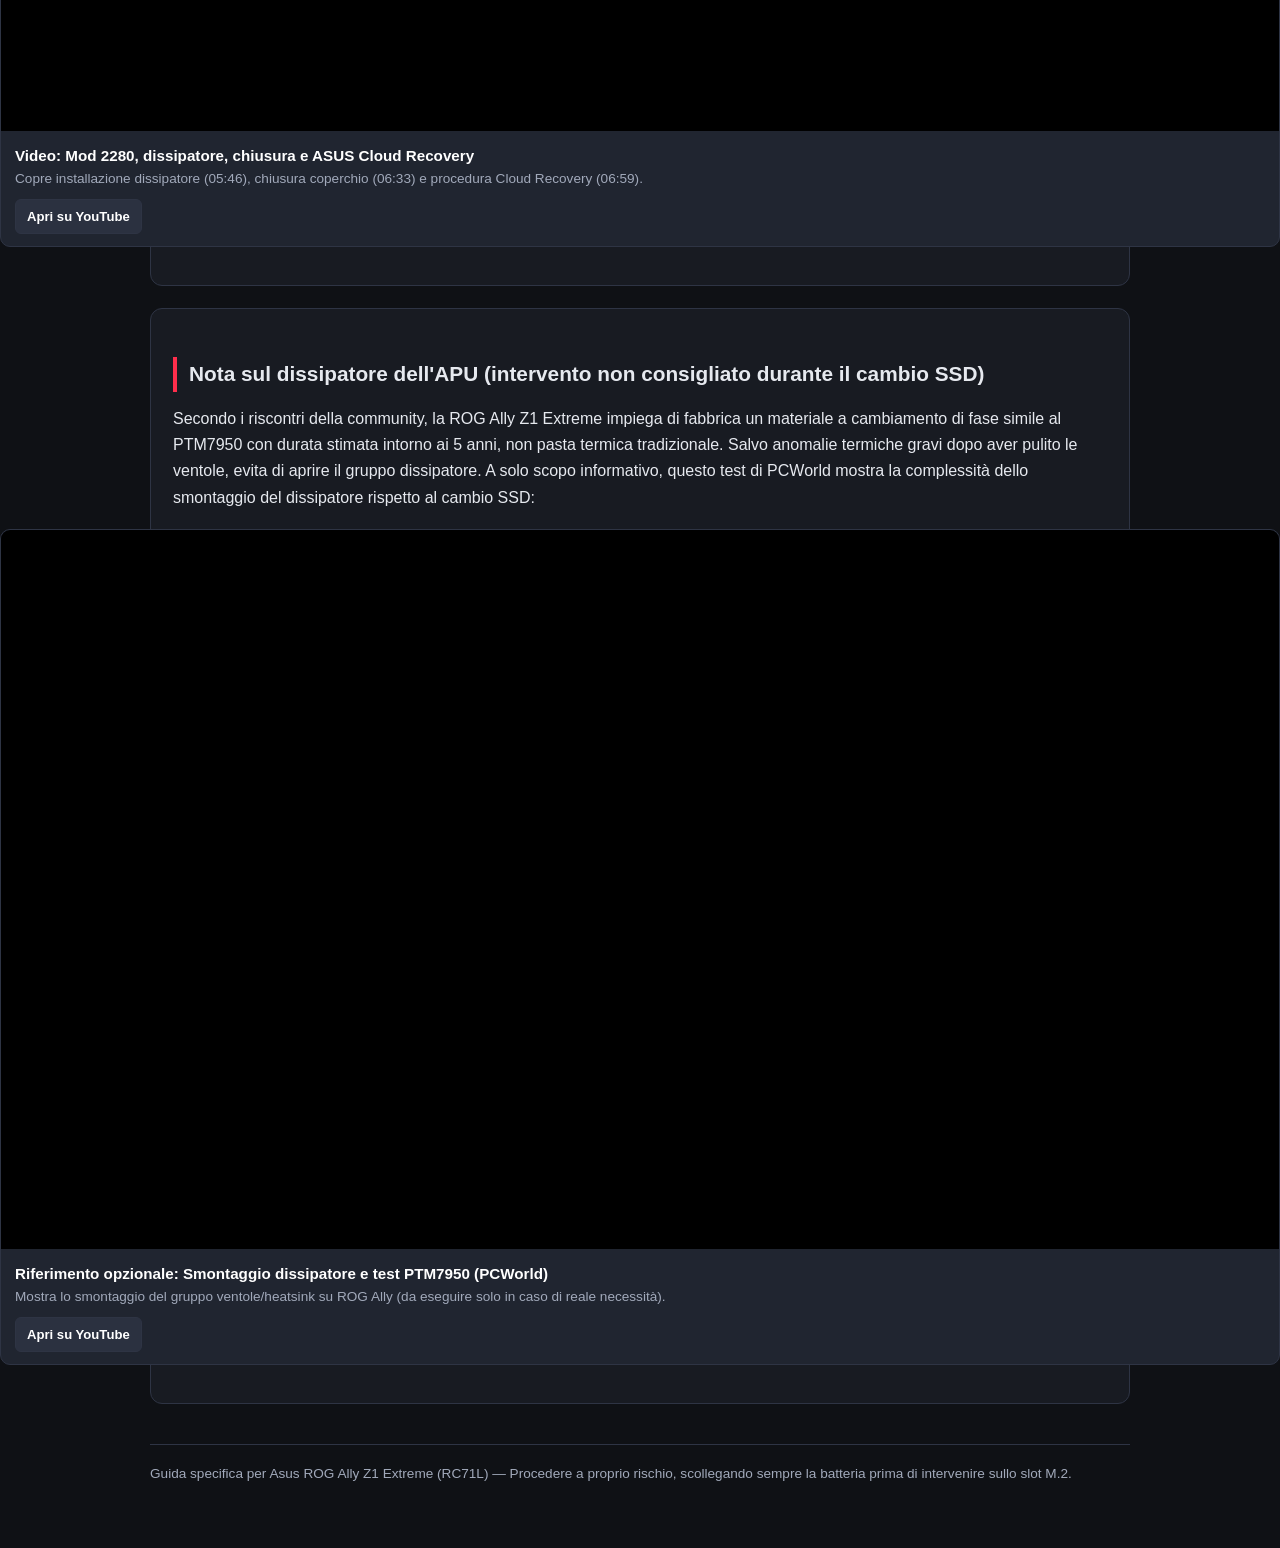
<file: guide/sottodominio/nvme_rog_ally.html>
<!DOCTYPE html>
<html lang="it">
<head>
  <meta charset="UTF-8">
  <meta name="viewport" content="width=device-width, initial-scale=1.0">
  <title>Guida Upgrade NVMe 2TB 2280 — Asus ROG Ally Z1 Extreme (RC71L)</title>
  <style>
    :root {
      --bg: #0f1115;
      --surface: #181b22;
      --surface-alt: #202530;
      --border: #2e3444;
      --text: #e6e9ef;
      --muted: #a1a9ba;
      --accent: #ff2e4c;
      --accent-soft: rgba(255, 46, 76, 0.14);
      --warn: #f59e0b;
      --warn-soft: rgba(245, 158, 11, 0.12);
      --ok: #10b981;
      --ok-soft: rgba(16, 185, 129, 0.12);
    }
    * { box-sizing: border-box; }
    body {
      margin: 0;
      font-family: -apple-system, BlinkMacSystemFont, "Segoe UI", Roboto, Inter, sans-serif;
      background: var(--bg);
      color: var(--text);
      line-height: 1.65;
    }
    .container {
      max-width: 1020px;
      margin: 0 auto;
      padding: 32px 20px 64px;
    }
    header {
      border-bottom: 2px solid var(--border);
      padding-bottom: 20px;
      margin-bottom: 32px;
    }
    .badge {
      display: inline-block;
      background: var(--accent-soft);
      color: #ff6b81;
      border: 1px solid rgba(255, 46, 76, 0.35);
      padding: 4px 10px;
      border-radius: 6px;
      font-size: 0.8rem;
      font-weight: 700;
      letter-spacing: 0.04em;
      text-transform: uppercase;
      margin-bottom: 10px;
    }
    h1 {
      margin: 6px 0 10px;
      font-size: 1.85rem;
      line-height: 1.25;
    }
    h2 {
      margin: 28px 0 14px;
      font-size: 1.3rem;
      border-left: 4px solid var(--accent);
      padding-left: 12px;
    }
    h3 {
      margin: 22px 0 10px;
      font-size: 1.06rem;
      color: #ffffff;
    }
    p { margin: 0 0 14px; color: var(--text); }
    .subtitle { color: var(--muted); font-size: 0.98rem; }
    .card {
      background: var(--surface);
      border: 1px solid var(--border);
      border-radius: 12px;
      padding: 20px 22px;
      margin-bottom: 22px;
    }
    .callout {
      border-radius: 10px;
      padding: 14px 18px;
      margin: 16px 0;
      border: 1px solid transparent;
    }
    .callout-warn {
      background: var(--warn-soft);
      border-color: rgba(245, 158, 11, 0.35);
    }
    .callout-danger {
      background: var(--accent-soft);
      border-color: rgba(255, 46, 76, 0.4);
    }
    .callout-ok {
      background: var(--ok-soft);
      border-color: rgba(16, 185, 129, 0.35);
    }
    .callout strong { display: block; margin-bottom: 4px; }
    ul, ol {
      margin: 8px 0 16px;
      padding-left: 22px;
    }
    li { margin-bottom: 8px; }
    code {
      background: var(--surface-alt);
      padding: 2px 6px;
      border-radius: 4px;
      font-family: ui-monospace, SFMono-Regular, Menlo, Consolas, monospace;
      font-size: 0.9em;
      color: #93c5fd;
    }
    /* Video più grandi possibile: uno per riga, larghi quanto la finestra, mai più alti dello schermo */
    html { overflow-x: clip; }
    .video-grid {
      display: grid;
      grid-template-columns: 1fr;
      gap: 18px;
      margin: 18px 0;
      width: var(--larghezza-finestra, 100vw);
      margin-left: calc(50% - var(--larghezza-finestra, 100vw) / 2);
    }
    .video-grid .video-card {
      width: min(100%, calc(100vh * 16 / 9));
      width: min(100%, calc(100dvh * 16 / 9));
      margin: 0 auto;
    }
    .video-card {
      background: var(--surface-alt);
      border: 1px solid var(--border);
      border-radius: 10px;
      overflow: hidden;
      display: flex;
      flex-direction: column;
    }
    .video-wrapper {
      position: relative;
      width: 100%;
      aspect-ratio: 16 / 9;
      background: #000;
    }
    .video-wrapper iframe {
      position: absolute;
      inset: 0;
      width: 100%;
      height: 100%;
      border: 0;
    }
    .video-meta {
      padding: 12px 14px;
      display: flex;
      flex-direction: column;
      gap: 8px;
      flex: 1;
      justify-content: space-between;
    }
    .video-title {
      font-weight: 600;
      font-size: 0.95rem;
      color: #fff;
    }
    .video-desc {
      font-size: 0.85rem;
      color: var(--muted);
      margin: 0;
    }
    .btn-yt {
      display: inline-block;
      align-self: flex-start;
      background: #2b3140;
      color: #fff;
      text-decoration: none;
      font-size: 0.82rem;
      font-weight: 600;
      padding: 6px 11px;
      border-radius: 6px;
      border: 1px solid var(--border);
      transition: background 0.15s ease;
    }
    .btn-yt:hover { background: var(--accent); border-color: var(--accent); }
    .step-num {
      display: inline-block;
      background: var(--accent);
      color: #fff;
      font-weight: 700;
      font-size: 0.8rem;
      padding: 2px 8px;
      border-radius: 999px;
      margin-right: 8px;
      vertical-align: middle;
    }
    footer {
      margin-top: 40px;
      padding-top: 18px;
      border-top: 1px solid var(--border);
      font-size: 0.85rem;
      color: var(--muted);
    }
  </style>
</head>
<body>
  <div class="container">
    <p style="margin: 0 0 1rem;"><a href="index.html" style="color: #ff6b81; text-decoration: none; font-weight: 600;">&larr; Tutte le guide</a></p>
    <header>
      <span class="badge">Modello: Asus ROG Ally Z1 Extreme (RC71L)</span>
      <h1>Sostituzione SSD NVMe da 512 GB (2230) a 2 TB (2280) con adattatore</h1>
      <p class="subtitle">Guida operativa con video specifici integrati inline per il modello RC71L, protezione del sensore ALS e ripristino Windows tramite ASUS Cloud Recovery o clonazione.</p>
    </header>

    <section class="card">
      <h2>1. Attrezzatura e preparazione pre-smontaggio</h2>
      <ul>
        <li><strong>Cacciavite Phillips PH0</strong> e <strong>plettro in plastica</strong> (o spatolina non metallica).</li>
        <li><strong>Adattatore M.2 2230-to-2280 a 90 gradi (PCIe 4.0)</strong> e il nuovo <strong>SSD NVMe 2280 da 2 TB</strong> (preferibilmente <em>single-sided</em>).</li>
        <li><strong>Opzionale:</strong> tronchesine di precisione (nel caso serva tagliare il piolino centrale interno della scocca), dissipatore sottile superiore e ciotolina per le viti.</li>
        <li><strong>Caricabatterie originale ASUS USB-C da 65 W</strong> (o superiore, indispensabile per il riavvio dopo la chiusura).</li>
      </ul>

      <div class="callout callout-warn">
        <strong>Checklist obbligatoria prima di aprire la console</strong>
        1. Accendi la ROG Ally con il vecchio SSD e aggiorna il BIOS all'ultima versione tramite l'app <strong>MyASUS</strong>.<br>
        2. Scarica la batteria al <strong>25% o meno</strong>.<br>
        3. Spegni completamente Windows e <strong>rimuovi l'eventuale scheda microSD</strong> dallo slot.
      </div>
    </section>

    <section class="card">
      <h2>2. Scelta dati: Clonazione preventiva oppure ASUS Cloud Recovery</h2>
      <p>Prima di smontare la scocca, scegli se clonare il disco originale da 512 GB sul nuovo 2 TB oppure effettuare una reinstallazione pulita dal BIOS.</p>
      <ul>
        <li><strong>Opzione A — Clonazione prima dello smontaggio:</strong> inserisci il nuovo 2280 da 2 TB in un box USB esterno, collega la ROG Ally a una dock con caricatore inserito e clona l'unità con <em>Macrium Reflect Home</em> (trial 30 giorni; circa 1 ora e 20 minuti nel test riportato da Wagner's TechTalk) oppure con <em>Clonezilla</em>.</li>
        <li><strong>Opzione B — Installazione pulita (ASUS Cloud Recovery):</strong> sostituisci direttamente l'SSD e lascia scaricare a BIOS/Wi-Fi l'immagine ufficiale Windows e i driver ASUS.</li>
      </ul>

      <div class="video-grid">
        <div class="video-card">
          <div class="video-wrapper">
            <iframe src="https://www.youtube.com/embed/-Hb-TNYU4vE?vq=hd2160" title="ROG Ally SSD Upgrade Clone Guide" loading="lazy" allowfullscreen></iframe>
          </div>
          <div class="video-meta">
            <div>
              <div class="video-title">Video: Clonazione SSD su ROG Ally senza perdere dati</div>
              <p class="video-desc">Guida passo-passo per clonare il sistema esistente prima di sostituire fisicamente il drive.</p>
            </div>
            <a class="btn-yt" href="https://www.youtube.com/watch?v=-Hb-TNYU4vE" target="_blank" rel="noopener">Apri su YouTube</a>
          </div>
        </div>
      </div>
    </section>

    <section class="card">
      <h2><span class="step-num">STEP 1</span>Apertura della scocca posteriore (RC71L) e batteria</h2>
      <ol>
        <li>Appoggia la console a schermo in giù su una superficie morbida.</li>
        <li>Svita le <strong>6 viti posteriori</strong> con il cacciavite PH0 (3 lungo il bordo superiore, 3 lungo quello inferiore). La vite centrale inferiore è <em>imperdibile</em> (non esce dal guscio) e aiuta a sollevare il coperchio.</li>
        <li>Fai scorrere il plettro in plastica lungo il perimetro per liberare le clip. <em>Specifico RC71L:</em> la ROG Ally originale del 2023 <strong>non ha cavi flat collegati al coperchio posteriore</strong>, a differenza dei modelli Ally X e Xbox Ally.</li>
        <li>Solleva la linguetta nera di protezione posta tra le due ventole per accedere alla batteria e allo slot M.2.</li>
        <li>Con uno spudger o plettro in plastica, spingi indietro la <strong>clip metallica di fermo</strong> sul connettore della batteria e stacca il cavo tirandolo <strong>verticalmente verso l'alto</strong>.</li>
      </ol>
    </section>

    <section class="card">
      <h2><span class="step-num">STEP 2</span>Rimozione 2230, montaggio adattatore 2280 e SSD da 2 TB</h2>
      <ol>
        <li>Svita la vite di fissaggio del modulo 2230 da 512 GB e sfilalo delicatamente dallo slot.</li>
        <li>Inserisci l'<strong>adattatore 2230-to-2280 a 90 gradi</strong> nello slot M.2 (angolazione di circa 30° fino a completo inserimento dei contatti) e fissalo con la vite originale.</li>
        <li>Inserisci il nuovo <strong>NVMe 2280 da 2 TB</strong> nell'adattatore e fissalo con la vite in dotazione.</li>
        <li><strong>Verifica ingombri:</strong> appoggia leggermente il coperchio posteriore senza forzare. Se hai un SSD <em>double-sided</em> o monti un dissipatore superiore, taglia il <strong>piolino plastico centrale interno</strong> sul guscio posteriore per evitare pressioni sul drive.</li>
      </ol>

      <div class="callout callout-danger">
        <strong>Avvertenze meccaniche e termiche critiche</strong>
        • <strong>Non stringere con forza eccessiva la vite dell'adattatore:</strong> sotto il foro passano i cavi della batteria.<br>
        • <strong>Mai applicare pad termici sotto l'SSD:</strong> convoglierebbero il calore proveniente dal lato scheda madre verso il drive. I pad vanno usati solo sopra l'SSD se abbinati a un dissipatore superiore.<br>
        • <strong>Garanzia:</strong> modificare la scocca interna o usare adattatori 2280 può invalidare la garanzia ASUS.
      </div>

      <h3>Video specifici inline: Asus ROG Ally (RC71L) + adattatore 2280 + 2 TB</h3>
      <div class="video-grid">
        <div class="video-card">
          <div class="video-wrapper">
            <iframe src="https://www.youtube.com/embed/N4sQwYOWZeQ?vq=hd2160" title="Installing 2TB 2280 NVMe in Asus ROG Ally with 90 degrees adapter" loading="lazy" allowfullscreen></iframe>
          </div>
          <div class="video-meta">
            <div>
              <div class="video-title">1. ROG Ally 2 TB 2280 con adattatore a 90° + Speed Test</div>
              <p class="video-desc">Installazione mirata di un NVMe 2280 da 2 TB su Asus ROG Ally con adattatore a 90 gradi e verifica velocità.</p>
            </div>
            <a class="btn-yt" href="https://www.youtube.com/watch?v=N4sQwYOWZeQ" target="_blank" rel="noopener">Apri su YouTube</a>
          </div>
        </div>

        <div class="video-card">
          <div class="video-wrapper">
            <iframe src="https://www.youtube.com/embed/Vl18Hv8hybA?vq=hd2160" title="Upgrade Asus ROG Ally from 512GB 2230 to 2TB 2280" loading="lazy" allowfullscreen></iframe>
          </div>
          <div class="video-meta">
            <div>
              <div class="video-title">2. Passaggio diretto da 512 GB (2230) a 2 TB (2280)</div>
              <p class="video-desc">Upgrade completo su Asus ROG Ally da SSD 2230 da 512 GB a Samsung 990 Pro 2280 da 2 TB tramite adattatore.</p>
            </div>
            <a class="btn-yt" href="https://www.youtube.com/watch?v=Vl18Hv8hybA" target="_blank" rel="noopener">Apri su YouTube</a>
          </div>
        </div>

        <div class="video-card">
          <div class="video-wrapper">
            <iframe src="https://www.youtube.com/embed/cyshyfsld2A?vq=hd2160" title="Asus Rog Ally 2TB 2280 SSD Upgrade Tutorial" loading="lazy" allowfullscreen></iframe>
          </div>
          <div class="video-meta">
            <div>
              <div class="video-title">3. Tutorial upgrade 2 TB 2280 (Corsair MP600 + adattatore)</div>
              <p class="video-desc">Installazione passo-passo di un SSD M.2 2280 da 2 TB su Asus ROG Ally tramite adattatore M.2.</p>
            </div>
            <a class="btn-yt" href="https://www.youtube.com/watch?v=cyshyfsld2A" target="_blank" rel="noopener">Apri su YouTube</a>
          </div>
        </div>

        <div class="video-card">
          <div class="video-wrapper">
            <iframe src="https://www.youtube.com/embed/e8BTv1h7HDY?vq=hd2160" title="ASUS ROG Ally RC71L SSD Upgrade 2230 to 2280 PCIe 4.0 Adapter" loading="lazy" allowfullscreen></iframe>
          </div>
          <div class="video-meta">
            <div>
              <div class="video-title">4. Focus telaio RC71L con adattatore PCIe 4.0</div>
              <p class="video-desc">Guida dedicata esattamente alla revisione RC71L per il passaggio da 2230 a 2280 PCIe 4.0.</p>
            </div>
            <a class="btn-yt" href="https://www.youtube.com/watch?v=e8BTv1h7HDY" target="_blank" rel="noopener">Apri su YouTube</a>
          </div>
        </div>
      </div>
    </section>

    <section class="card">
      <h2><span class="step-num">STEP 3</span>Pulizia ventole, chiusura, sblocco ALS e Cloud Recovery</h2>
      <ol>
        <li><strong>Pulizia preventiva:</strong> approfitta della scocca aperta per rimuovere delicatamente eventuale polvere accumulata sulle ventole, lasciando intatto il blocco dissipatore dell'APU.</li>
        <li>Riabbassa la linguetta protettiva (se non interferisce con lo spessore del 2280) e <strong>ricollega la batteria</strong> premendo la spina perfettamente in piano e facendo scorrere fino a fondo corsa la clip metallica di ritegno.</li>
        <li>Chiudi il guscio posteriore agganciando tutte le clip perimetrali e riavvita le 6 viti.</li>
        <li><strong>Sblocco sensore ALS:</strong> collega il caricabatterie originale da 65 W (o superiore) e attendi l'accensione del LED arancione prima di premere il tasto Power.</li>
      </ol>

      <div class="callout callout-ok">
        <strong>Perché dopo lo smontaggio serve il caricabatterie per accendersi?</strong>
        Sul lato destro della scheda madre è presente un sensore di luminosità ambientale (ALS) che rileva l'apertura del telaio. Come protezione di sicurezza, la console si riaccende solo dopo aver richiuso la scocca (oscurando il sensore) e collegato un alimentatore USB-C da almeno 65 W.
      </div>

      <h3>Ripristino Windows da BIOS (solo se non hai clonato il vecchio disco)</h3>
      <ol>
        <li>Con caricatore da 65 W collegato e slot microSD vuoto, tieni premuto <code>Volume Giù</code> e premi <code>Power</code> fino a entrare nel BIOS.</li>
        <li>Premi <code>Y</code> per passare alla modalità avanzata (<strong>Advanced Mode</strong>).</li>
        <li>Vai nella scheda <strong>Advanced</strong>, seleziona <strong>ASUS Cloud Recovery</strong> e premi <code>A</code>.</li>
        <li>Collega il Wi-Fi su richiesta e lascia scaricare e installare l'immagine senza interrompere i riavvii automatici.</li>
      </ol>

      <div class="video-grid">
        <div class="video-card">
          <div class="video-wrapper">
            <iframe src="https://www.youtube.com/embed/MKvrmw1V5GU?vq=hd2160" title="ROG Ally 2280 SSD Mod, Heatsink and ASUS Cloud Recovery" loading="lazy" allowfullscreen></iframe>
          </div>
          <div class="video-meta">
            <div>
              <div class="video-title">Video: Mod 2280, dissipatore, chiusura e ASUS Cloud Recovery</div>
              <p class="video-desc">Copre installazione dissipatore (05:46), chiusura coperchio (06:33) e procedura Cloud Recovery (06:59).</p>
            </div>
            <a class="btn-yt" href="https://www.youtube.com/watch?v=MKvrmw1V5GU" target="_blank" rel="noopener">Apri su YouTube</a>
          </div>
        </div>
      </div>
    </section>

    <section class="card">
      <h2>Nota sul dissipatore dell'APU (intervento non consigliato durante il cambio SSD)</h2>
      <p>Secondo i riscontri della community, la ROG Ally Z1 Extreme impiega di fabbrica un materiale a cambiamento di fase simile al PTM7950 con durata stimata intorno ai 5 anni, non pasta termica tradizionale. Salvo anomalie termiche gravi dopo aver pulito le ventole, evita di aprire il gruppo dissipatore. A solo scopo informativo, questo test di PCWorld mostra la complessità dello smontaggio del dissipatore rispetto al cambio SSD:</p>
      <div class="video-grid">
        <div class="video-card">
          <div class="video-wrapper">
            <iframe src="https://www.youtube.com/embed/wvW72gyrfpU?vq=hd2160" title="PCWorld Testing Kryonaut & PTM7950 On The ROG Ally" loading="lazy" allowfullscreen></iframe>
          </div>
          <div class="video-meta">
            <div>
              <div class="video-title">Riferimento opzionale: Smontaggio dissipatore e test PTM7950 (PCWorld)</div>
              <p class="video-desc">Mostra lo smontaggio del gruppo ventole/heatsink su ROG Ally (da eseguire solo in caso di reale necessità).</p>
            </div>
            <a class="btn-yt" href="https://www.youtube.com/watch?v=wvW72gyrfpU" target="_blank" rel="noopener">Apri su YouTube</a>
          </div>
        </div>
      </div>
    </section>

    <footer>
      Guida specifica per Asus ROG Ally Z1 Extreme (RC71L) — Procedere a proprio rischio, scollegando sempre la batteria prima di intervenire sullo slot M.2.
    </footer>
  </div>
<script>
  // Larghezza reale della finestra (senza la barra di scorrimento): la usano i video a tutta larghezza.
  (function () {
    var radice = document.documentElement;
    function misura() { radice.style.setProperty('--larghezza-finestra', radice.clientWidth + 'px'); }
    misura();
    window.addEventListener('resize', misura);
  })();
</script>
</body>
</html>
</file>
